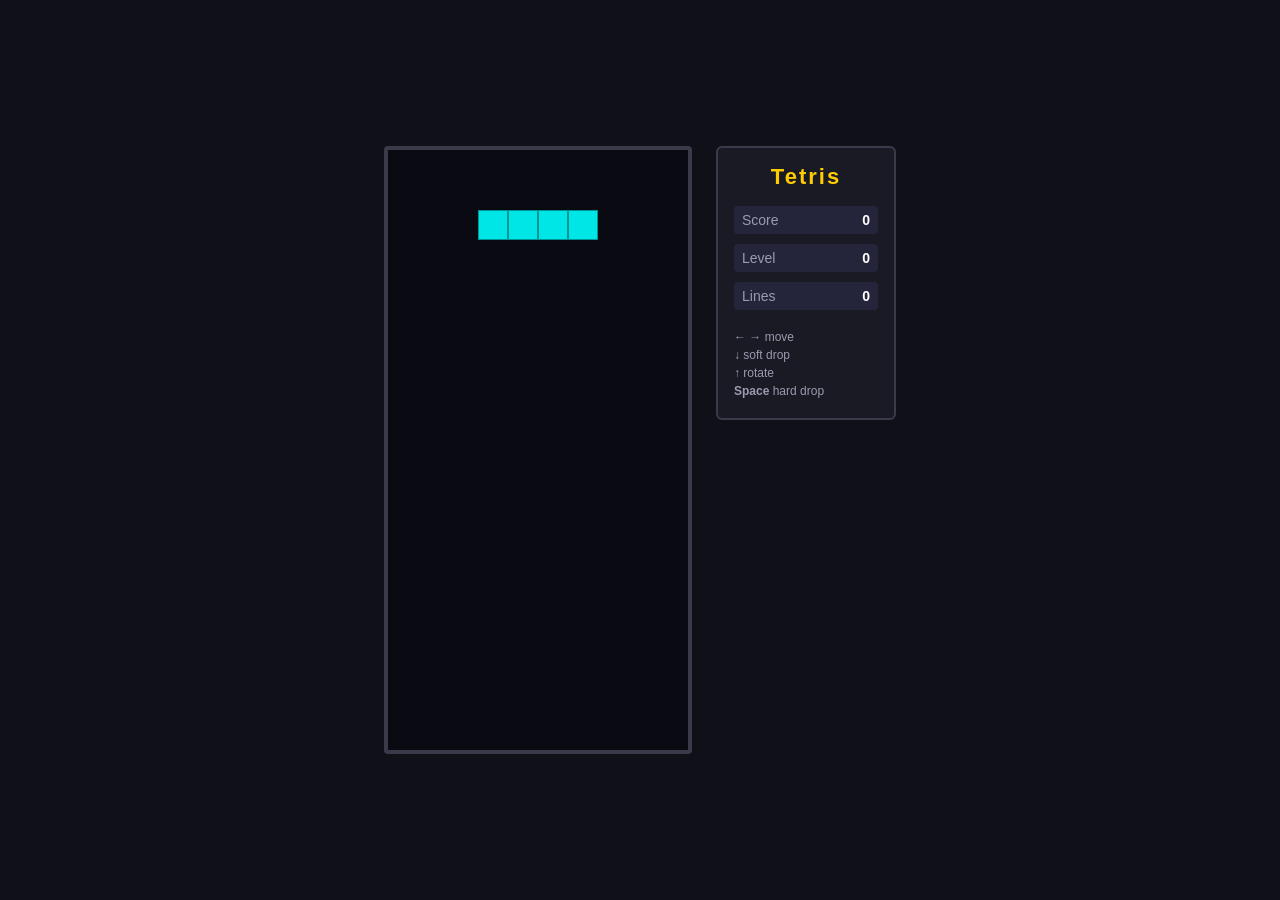
<file: results/bmad-langgraph-tetris/index.html>
<!DOCTYPE html>
<html lang="en">
<head>
<meta charset="UTF-8">
<meta name="viewport" content="width=device-width, initial-scale=1.0">
<title>Tetris</title>
<link rel="stylesheet" href="style.css">
</head>
<body>
<div class="game-container">
  <div class="board-wrap">
    <canvas id="board" width="300" height="600"></canvas>
    <div id="game-over-overlay" class="overlay hidden">
      <div class="overlay-content">
        <h2>Game Over</h2>
        <p>Final Score: <span id="final-score">0</span></p>
        <button id="restart-btn">Restart</button>
      </div>
    </div>
    <div id="paused-overlay" class="overlay hidden">
      <div class="overlay-content">
        <h2>PAUSED</h2>
      </div>
    </div>
  </div>
  <div class="hud">
    <h1>Tetris</h1>
    <div class="stat">
      <span class="label">Score</span>
      <span id="score" class="value">0</span>
    </div>
    <div class="stat">
      <span class="label">Level</span>
      <span id="level" class="value">0</span>
    </div>
    <div class="stat">
      <span class="label">Lines</span>
      <span id="lines" class="value">0</span>
    </div>
    <div class="controls">
      <p><strong>&larr; &rarr;</strong> move</p>
      <p><strong>&darr;</strong> soft drop</p>
      <p><strong>&uarr;</strong> rotate</p>
      <p><strong>Space</strong> hard drop</p>
    </div>
  </div>
</div>
<script src="script.js"></script>
</body>
</html>
</file>
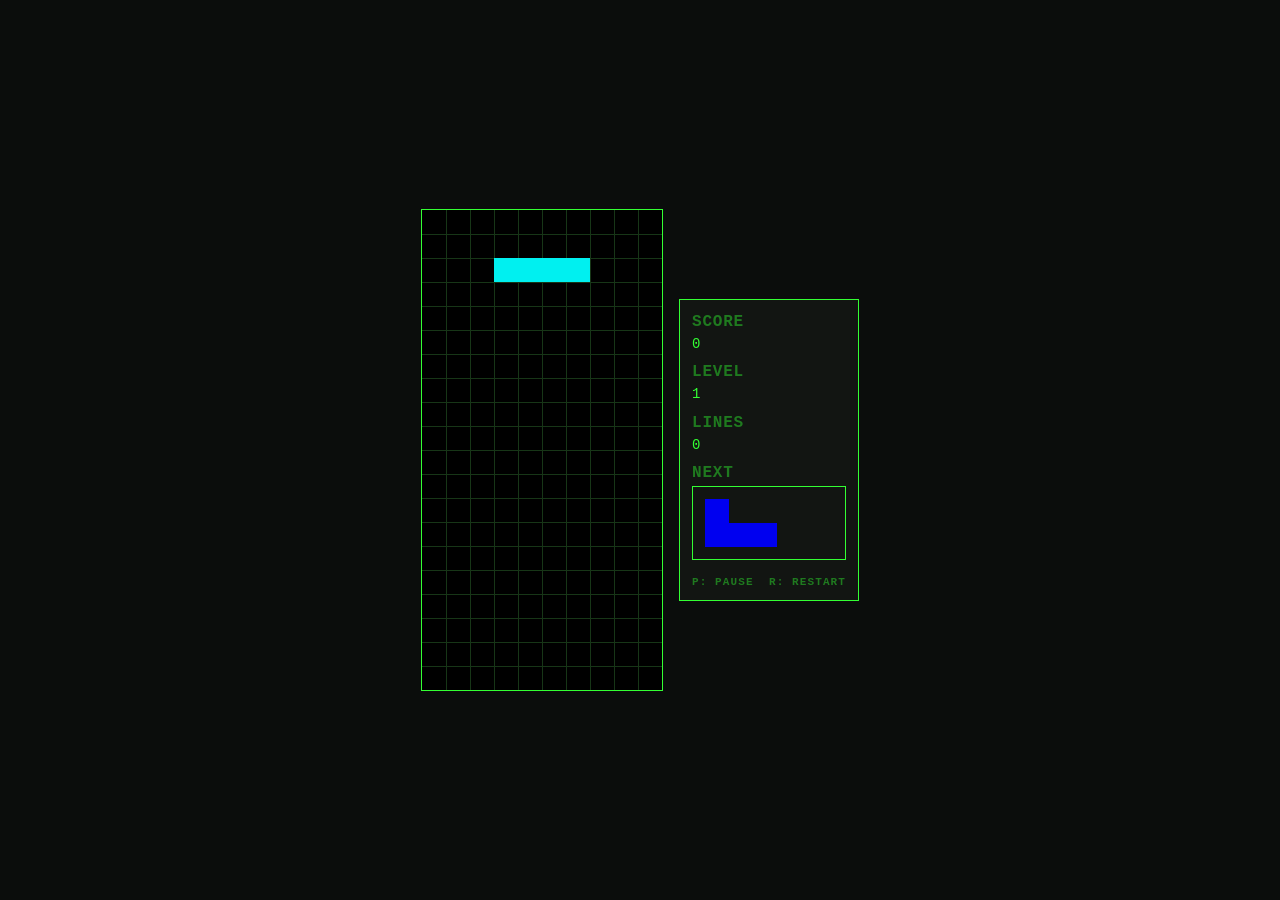
<file: bmad-standalone/tetris.html>
<!doctype html>
<html lang="en">
<head>
<meta charset="utf-8">
<meta name="viewport" content="width=device-width, initial-scale=1">
<title>Browser Tetris</title>
<style>
  :root {
    /* colors */
    --surface-bg: #0b0d0c;
    --surface-panel: #121512;
    --board-bg: #000000;
    --grid-line: #173617;
    --outline: #33ff33;
    --flash-color: #ffffff;
    --text-primary: #33ff33;
    --text-dim: #1f7a1f;
    --state-paused: #ffb000;
    --state-game-over: #ff3333;
    --piece-i-cyan: #00f0f0;
    --piece-o-yellow: #f0f000;
    --piece-t-purple: #a000f0;
    --piece-s-green: #00f000;
    --piece-z-red: #f00000;
    --piece-j-blue: #0000f0;
    --piece-l-orange: #f0a000;

    /* typography */
    --typography-display-font-family: ui-monospace, 'Courier New', monospace;
    --typography-display-font-size: 32px;
    --typography-display-font-weight: 700;
    --typography-display-line-height: 1.1;
    --typography-display-letter-spacing: 0.02em;
    --typography-heading-font-family: ui-monospace, 'Courier New', monospace;
    --typography-heading-font-size: 16px;
    --typography-heading-font-weight: 700;
    --typography-heading-line-height: 1.3;
    --typography-heading-letter-spacing: 0.05em;
    --typography-body-font-family: ui-monospace, 'Courier New', monospace;
    --typography-body-font-size: 14px;
    --typography-body-font-weight: 400;
    --typography-body-line-height: 1.4;
    --typography-label-caps-font-family: ui-monospace, 'Courier New', monospace;
    --typography-label-caps-font-size: 11px;
    --typography-label-caps-font-weight: 700;
    --typography-label-caps-line-height: 1.4;
    --typography-label-caps-letter-spacing: 0.1em;

    /* rounded */
    --rounded-sm: 0px;
    --rounded-default: 0px;
    --rounded-md: 0px;
    --rounded-lg: 0px;
    --rounded-full: 9999px;

    /* spacing */
    --spacing-unit: 8px;
    --spacing-cell: 24px;
    --spacing-gutter: 16px;
    --spacing-panel-padding: 12px;
  }

  html, body {
    margin: 0;
    padding: 0;
    background: var(--surface-bg);
    font-family: var(--typography-body-font-family);
  }

  body {
    display: flex;
    justify-content: center;
    align-items: center;
    gap: var(--spacing-gutter);
    min-height: 100vh;
  }

  #board-wrap {
    position: relative;
    display: block;
  }

  #board {
    background: var(--board-bg);
    border: 1px solid var(--outline);
    border-radius: var(--rounded-default);
    display: block;
  }

  #overlay {
    position: absolute;
    inset: 0;
    background: rgba(0, 0, 0, 0.85);
    display: none;
    flex-direction: column;
    align-items: center;
    justify-content: center;
    gap: var(--spacing-unit);
    text-align: center;
  }

  #overlay.visible {
    display: flex;
  }

  #overlay-title {
    font-family: var(--typography-display-font-family);
    font-size: var(--typography-display-font-size);
    font-weight: var(--typography-display-font-weight);
    line-height: var(--typography-display-line-height);
    letter-spacing: var(--typography-display-letter-spacing);
  }

  #overlay-subtitle {
    font-family: var(--typography-heading-font-family);
    font-size: var(--typography-heading-font-size);
    font-weight: var(--typography-heading-font-weight);
    color: var(--text-primary);
  }

  #overlay-hint {
    font-family: var(--typography-body-font-family);
    font-size: var(--typography-body-font-size);
    color: var(--text-dim);
  }

  .control-hint {
    /* label-caps role ("any fine print" per DESIGN.md) -- this is its one
       actual use in the file; .hud-label uses heading instead. */
    font-family: var(--typography-label-caps-font-family);
    font-size: var(--typography-label-caps-font-size);
    font-weight: var(--typography-label-caps-font-weight);
    letter-spacing: var(--typography-label-caps-letter-spacing);
    color: var(--text-dim);
    margin-top: var(--spacing-unit);
  }

  #hud {
    background: var(--surface-panel);
    border: 1px solid var(--outline);
    border-radius: var(--rounded-default);
    padding: var(--spacing-panel-padding);
    box-sizing: border-box;
    display: flex;
    flex-direction: column;
    gap: var(--spacing-unit);
  }

  #preview-panel {
    background: var(--surface-panel);
    border: 1px solid var(--outline);
    border-radius: var(--rounded-default);
    padding: var(--spacing-panel-padding);
    box-sizing: border-box;
    /* No DESIGN.md spacing token is fine-grained enough for this small a gap
       (the scale's smallest step is --spacing-unit at 8px) -- 2px is a
       deliberate, undersized exception, matching .hud-value's same literal. */
    margin-top: 2px;
  }

  #preview {
    display: block; /* canvas defaults to inline, leaving a baseline descender gap -- same fix as #board */
  }

  .hud-label {
    /* DESIGN.md's Typography and Components sections both specify "heading"
       type for HUD labels; the hud-panel token block itself had a stray
       label-caps reference, corrected to match. */
    font-family: var(--typography-heading-font-family);
    font-size: var(--typography-heading-font-size);
    font-weight: var(--typography-heading-font-weight);
    line-height: var(--typography-heading-line-height);
    letter-spacing: var(--typography-heading-letter-spacing);
    color: var(--text-dim);
  }

  .hud-value {
    font-family: var(--typography-body-font-family);
    font-size: var(--typography-body-font-size);
    font-weight: var(--typography-body-font-weight);
    line-height: var(--typography-body-line-height);
    color: var(--text-primary);
    margin-top: 2px;
    overflow-wrap: anywhere; /* defensive: scores can grow to several digits with no cap */
  }
</style>
</head>
<body>
<div id="board-wrap">
  <canvas id="board">Your browser does not support the Canvas element required to play Browser Tetris.</canvas>
  <!-- Shared overlay (Architecture Structural Seed): Pause today, Game Over
       reuses the same element in Story 1.8. Starts hidden -- state.phase
       defaults to 'playing'. -->
  <div id="overlay">
    <div id="overlay-title"></div>
    <div id="overlay-subtitle"></div>
    <div id="overlay-hint"></div>
  </div>
</div>
<!-- Initial 0/1/0 text below must match state.score/level/linesCleared's
     defaults in the script -- updateHud() overwrites it on the first frame,
     but keep them in sync so there's no flash of mismatched content. -->
<div id="hud">
  <div>
    <div class="hud-label">SCORE</div>
    <div class="hud-value" id="hud-score">0</div>
  </div>
  <div>
    <div class="hud-label">LEVEL</div>
    <div class="hud-value" id="hud-level">1</div>
  </div>
  <div>
    <div class="hud-label">LINES</div>
    <div class="hud-value" id="hud-lines">0</div>
  </div>
  <div>
    <div class="hud-label">NEXT</div>
    <div id="preview-panel">
      <canvas id="preview">Your browser does not support the Canvas element required to play Browser Tetris.</canvas>
    </div>
  </div>
  <!-- Persistent static control hint (EXPERIENCE.md Voice and Tone / UX-DR8) --
       distinct from the overlay's phase-specific hints, always visible. -->
  <div class="control-hint">P: PAUSE&nbsp;&nbsp;R: RESTART</div>
</div>
<script>
(function () {
  'use strict';

  // ---- state ----

  const BOARD_COLS = 10;
  const BOARD_ROWS = 20;
  const CELL = 24; // matches the --spacing-cell design token; canvas pixel math is derived from this, not restated

  // Colors are read from the CSS custom properties in :root, not duplicated as
  // JS literals — DESIGN.md's token set stays the single source of truth.
  const rootStyle = getComputedStyle(document.documentElement);
  function token(name) {
    return rootStyle.getPropertyValue(name).trim();
  }
  const PIECE_COLORS = {
    I: token('--piece-i-cyan'),
    O: token('--piece-o-yellow'),
    T: token('--piece-t-purple'),
    S: token('--piece-s-green'),
    Z: token('--piece-z-red'),
    J: token('--piece-j-blue'),
    L: token('--piece-l-orange')
  };
  const BOARD_BG = token('--board-bg');
  const GRID_LINE = token('--grid-line');
  const FLASH_COLOR = token('--flash-color');
  const STATE_PAUSED_COLOR = token('--state-paused');
  const STATE_GAME_OVER_COLOR = token('--state-game-over');

  // 7 piece types x 4 rotation states x occupied [row, col] offsets.
  // Single shared source of truth: read by spawn (this story), and by
  // rotation/collision/render in later stories.
  const PIECE_SHAPES = {
    I: [
      [[1, 0], [1, 1], [1, 2], [1, 3]],
      [[0, 2], [1, 2], [2, 2], [3, 2]],
      [[2, 0], [2, 1], [2, 2], [2, 3]],
      [[0, 1], [1, 1], [2, 1], [3, 1]]
    ],
    O: [
      [[0, 1], [0, 2], [1, 1], [1, 2]],
      [[0, 1], [0, 2], [1, 1], [1, 2]],
      [[0, 1], [0, 2], [1, 1], [1, 2]],
      [[0, 1], [0, 2], [1, 1], [1, 2]]
    ],
    T: [
      [[0, 1], [1, 0], [1, 1], [1, 2]],
      [[0, 1], [1, 1], [1, 2], [2, 1]],
      [[1, 0], [1, 1], [1, 2], [2, 1]],
      [[0, 1], [1, 0], [1, 1], [2, 1]]
    ],
    S: [
      [[0, 1], [0, 2], [1, 0], [1, 1]],
      [[0, 1], [1, 1], [1, 2], [2, 2]],
      [[1, 1], [1, 2], [2, 0], [2, 1]],
      [[0, 0], [1, 0], [1, 1], [2, 1]]
    ],
    Z: [
      [[0, 0], [0, 1], [1, 1], [1, 2]],
      [[0, 2], [1, 1], [1, 2], [2, 1]],
      [[1, 0], [1, 1], [2, 1], [2, 2]],
      [[0, 1], [1, 0], [1, 1], [2, 0]]
    ],
    J: [
      [[0, 0], [1, 0], [1, 1], [1, 2]],
      [[0, 1], [0, 2], [1, 1], [2, 1]],
      [[1, 0], [1, 1], [1, 2], [2, 2]],
      [[0, 1], [1, 1], [2, 0], [2, 1]]
    ],
    L: [
      [[0, 2], [1, 0], [1, 1], [1, 2]],
      [[0, 1], [1, 1], [2, 1], [2, 2]],
      [[1, 0], [1, 1], [1, 2], [2, 0]],
      [[0, 0], [0, 1], [1, 1], [2, 1]]
    ]
  };

  const SPAWN_ROW = 0;
  const SPAWN_COL = 3;

  function createEmptyRow() {
    return new Array(BOARD_COLS).fill(null);
  }

  function randomPieceType() {
    const types = Object.keys(PIECE_SHAPES);
    return types[Math.floor(Math.random() * types.length)];
  }

  // AD-5: length stays >= 1 always. spawnPiece() dequeues the front and
  // pushes one new type each call; the preview renderer only peeks index 0.
  // Single reusable seed so state init and a future restart (AD-8: reset
  // activePiece + nextQueue + score + level + linesCleared together) can't
  // drift apart by hand-duplicating this logic.
  function seedNextQueue() {
    return [randomPieceType()];
  }

  const state = {
    board: Array.from({ length: BOARD_ROWS }, createEmptyRow),
    activePiece: null,
    flashRows: [], // { row, timeRemaining } -- render-layer echo only, see AD-9
    score: 0,
    level: 1,
    linesCleared: 0,
    nextQueue: seedNextQueue(),
    phase: 'playing' // 'playing' | 'paused' -- Game Over ('gameover') arrives in Story 1.8
  };

  // ---- input ----
  // AD-7: keydown/keyup only set/clear fields here, never touch `state` directly.
  // Held intents are booleans toggled on keydown/keyup; edge-triggered intents are
  // one-shot flags set on keydown and cleared by update() once consumed.
  const input = {
    left: false,
    right: false,
    down: false,
    rotate: false,
    hardDrop: false,
    pause: false,
    restart: false
  };

  window.addEventListener('keydown', function (e) {
    if (e.key === 'ArrowLeft') {
      input.left = true;
      e.preventDefault();
    } else if (e.key === 'ArrowRight') {
      input.right = true;
      e.preventDefault();
    } else if (e.key === 'ArrowDown') {
      input.down = true;
      e.preventDefault();
    } else if (e.key === 'ArrowUp') {
      if (!e.repeat) {
        input.rotate = true;
      }
      e.preventDefault();
    } else if (e.key === ' ' || e.key === 'Spacebar') {
      if (!e.repeat) {
        input.hardDrop = true;
      }
      e.preventDefault();
    } else if (e.key === 'p' || e.key === 'P') {
      if (!e.repeat) {
        input.pause = true;
      }
      e.preventDefault();
    } else if (e.key === 'r' || e.key === 'R') {
      if (!e.repeat) {
        input.restart = true;
      }
      e.preventDefault();
    }
  });

  window.addEventListener('keyup', function (e) {
    if (e.key === 'ArrowLeft') {
      input.left = false;
    } else if (e.key === 'ArrowRight') {
      input.right = false;
    } else if (e.key === 'ArrowDown') {
      input.down = false;
    }
  });

  // The browser does not guarantee a keyup is delivered if focus leaves the
  // window/tab while a key is held (e.g. alt-tab) -- without this, input.left
  // /input.right/input.down could get stuck true and the piece would drift
  // or soft-drop forever.
  window.addEventListener('blur', function () {
    input.left = false;
    input.right = false;
    input.down = false;
    input.rotate = false;
    input.hardDrop = false;
    input.pause = false;
    input.restart = false;
  });

  // ---- update ----
  // AD-1: update(dt) is the only function that mutates `state`.

  const MOVE_REPEAT_INTERVAL = 0.1; // seconds between repeat moves while a direction is held; not specified upstream, chosen for a responsive feel
  const FALL_INTERVAL = 0.8; // seconds per row at base (level 1) speed; scaled by state.level via currentFallInterval()
  const SOFT_DROP_INTERVAL = 0.05; // seconds per row while Down is held -- well under FALL_INTERVAL, satisfies "faster than base fall speed"
  const FLASH_DURATION = 0.15; // seconds a cleared row flashes; not pinned upstream (AD-9), chosen for a quick, noticeable pop
  const SCORE_TABLE = { 1: 100, 2: 300, 3: 500, 4: 800 }; // x current level, per PRD FR-8
  const FALL_SPEED_DECAY = 0.9; // 10% faster per level; not pinned upstream (AD-9 leaves the curve open), monotonically non-increasing
  const MIN_FALL_INTERVAL = 0.1; // floor so fall speed never becomes imperceptible/unplayable at high levels

  function currentFallInterval() {
    return Math.max(MIN_FALL_INTERVAL, FALL_INTERVAL * Math.pow(FALL_SPEED_DECAY, state.level - 1));
  }

  let moveTimer = 0;
  let movePrevDir = 0;
  let fallTimer = 0;

  function isValidPosition(row, col, cells) {
    for (let i = 0; i < cells.length; i++) {
      const r = row + cells[i][0];
      const c = col + cells[i][1];
      if (c < 0 || c >= BOARD_COLS || r < 0 || r >= BOARD_ROWS) {
        return false;
      }
      if (state.board[r][c]) {
        return false;
      }
    }
    return true;
  }

  function tryMove(dr, dc) {
    const piece = state.activePiece;
    if (!piece) {
      return;
    }
    const cells = PIECE_SHAPES[piece.type][piece.rotation];
    const newRow = piece.row + dr;
    const newCol = piece.col + dc;
    if (isValidPosition(newRow, newCol, cells)) {
      piece.row = newRow;
      piece.col = newCol;
    }
  }

  function tryRotate() {
    const piece = state.activePiece;
    if (!piece) {
      return;
    }
    const newRotation = (piece.rotation + 1) % 4;
    const cells = PIECE_SHAPES[piece.type][newRotation];
    if (isValidPosition(piece.row, piece.col, cells)) {
      piece.rotation = newRotation;
    }
  }

  // Lock only ever happens when a downward step is attempted and fails --
  // never merely because the piece is adjacent to a surface ("on contact").
  // That is what FR-4 means by soft drop not locking on contact: it just
  // raises the fall rate; the lock trigger itself is identical to gravity's.
  // Full rows are removed and empty rows unshifted at the top, synchronously,
  // in the same pass that detected them (AD-9) -- never delayed. The flash is
  // a separate render-layer echo (state.flashRows), decoupled from this
  // mutation. No scoring here -- FR-8/FR-9 are Story 1.5; the return value
  // (count of rows cleared) is this function's contract for that story.
  function clearCompletedLines() {
    const fullRows = [];
    for (let r = 0; r < BOARD_ROWS; r++) {
      if (state.board[r].every(function (cell) { return cell !== null; })) {
        fullRows.push(r);
      }
    }
    if (fullRows.length === 0) {
      return 0;
    }
    for (let i = fullRows.length - 1; i >= 0; i--) {
      state.board.splice(fullRows[i], 1);
    }
    for (let i = 0; i < fullRows.length; i++) {
      state.board.unshift(createEmptyRow());
    }
    fullRows.forEach(function (r) {
      state.flashRows.push({ row: r, timeRemaining: FLASH_DURATION });
    });
    return fullRows.length;
  }

  function lockPiece() {
    const piece = state.activePiece;
    if (!piece) {
      return;
    }
    const cells = PIECE_SHAPES[piece.type][piece.rotation];
    for (let i = 0; i < cells.length; i++) {
      const r = piece.row + cells[i][0];
      const c = piece.col + cells[i][1];
      state.board[r][c] = piece.type;
    }
    state.activePiece = null;

    // Every lock -- whether triggered by gravity, soft drop, or hard drop --
    // is a piece boundary. Reset all per-piece timing/movement accumulators
    // here, once, so the next piece (or the null-spawn stopgap below) always
    // starts clean rather than inheriting leftover progress from the piece
    // that just locked.
    fallTimer = 0;
    moveTimer = 0;
    movePrevDir = 0;

    const clearedCount = clearCompletedLines();
    if (clearedCount > 0) {
      // SCORE_TABLE is keyed 1-4 with no fallback: a lock can clear at most
      // 4 rows given the standard piece set (I-piece is the tallest, at 4
      // rows), so clearedCount is always in range -- not defensively guarded.
      //
      // Deliberate ordering: score is awarded at the level BEFORE this
      // clear's own line-count is folded into a possible level-up, so a
      // clear that crosses a 10-line threshold still scores at the level
      // the player was playing at when they made the clear, not the level
      // they're promoted to by it.
      state.score += SCORE_TABLE[clearedCount] * state.level;
      state.linesCleared += clearedCount;
      state.level = 1 + Math.floor(state.linesCleared / 10);
    }

    // Respawn happens in the same update() pass, after any line clears
    // resolve (FR-1).
    spawnPiece();
  }

  function stepDown() {
    const piece = state.activePiece;
    if (!piece) {
      return;
    }
    const cells = PIECE_SHAPES[piece.type][piece.rotation];
    if (isValidPosition(piece.row + 1, piece.col, cells)) {
      piece.row += 1;
    } else {
      lockPiece();
    }
  }

  function hardDrop() {
    const piece = state.activePiece;
    if (!piece) {
      return;
    }
    const cells = PIECE_SHAPES[piece.type][piece.rotation];
    while (isValidPosition(piece.row + 1, piece.col, cells)) {
      piece.row += 1;
    }
    lockPiece();
  }

  function updateFlashRows(dt) {
    for (let i = state.flashRows.length - 1; i >= 0; i--) {
      state.flashRows[i].timeRemaining -= dt;
      if (state.flashRows[i].timeRemaining <= 0) {
        state.flashRows.splice(i, 1);
      }
    }
  }

  function update(dt) {
    // Flash decay is purely cosmetic (never gates gameplay logic) and runs
    // regardless of phase -- otherwise a flash triggered by the same lock
    // that also causes Game Over would freeze mid-animation, lingering
    // (harmlessly, hidden behind the overlay) until the next restart.
    updateFlashRows(dt);

    // Restart is checked before anything else, unconditionally -- per the
    // FSM diagram, "R" works from Playing, Paused, or Game Over alike.
    if (input.restart) {
      input.restart = false;
      restart();
      return; // state is freshly reset this frame; nothing else needs to run
    }

    // Pause toggle is checked next, unconditionally, so "P" also works as
    // the resume key while paused. Anything placed ABOVE the early return
    // below runs even while paused (this is the pattern Story 1.8's "R"
    // restart-from-paused edge followed above, ahead of even this check).
    if (input.pause) {
      input.pause = false;
      if (state.phase === 'playing') {
        state.phase = 'paused';
      } else if (state.phase === 'paused') {
        state.phase = 'playing';
      }
      // Any other phase (e.g. a future 'gameover') is untouched by "P" --
      // explicit two-way check, not a ternary, so a phase this doesn't name
      // is never silently toggled into 'paused'.
    }

    if (state.phase === 'paused') {
      // No movement, timers, or input processed except resume (handled
      // above). Clear one-shot edge-triggered flags here too: a rotate or
      // hard-drop keypress made *while* paused must not survive to fire on
      // the very frame "P" resumes play.
      input.rotate = false;
      input.hardDrop = false;
      // The rAF loop keeps ticking through the pause (see `main`), so there
      // is no stale lastTimestamp to reset on resume -- fallTimer/moveTimer
      // simply stop advancing here and pick back up unchanged.
      return;
    }

    if (state.phase === 'gameover') {
      // Gameplay input stops entirely (FR-13); only restart (handled above,
      // before this check) has any effect. Stale rotate/hardDrop presses
      // made during Game Over are cleared by restart() itself, not here --
      // Game Over's only exit is restart, unlike Paused which can also
      // resume via "P" without going through restart()'s reset.
      return;
    }

    if (input.rotate) {
      input.rotate = false;
      tryRotate();
    }

    // Left takes priority if both are held. Fresh press or direction change
    // moves immediately; holding repeats at MOVE_REPEAT_INTERVAL, driven by
    // the same delta-time accumulator as every other timed behavior (AD-2) --
    // never the browser's native key-repeat.
    const dir = input.left ? -1 : (input.right ? 1 : 0);
    if (dir !== 0) {
      if (dir !== movePrevDir) {
        tryMove(0, dir);
        moveTimer = MOVE_REPEAT_INTERVAL;
      } else {
        moveTimer -= dt;
        if (moveTimer <= 0) {
          tryMove(0, dir);
          moveTimer += MOVE_REPEAT_INTERVAL;
        }
      }
    }
    movePrevDir = dir;

    if (input.hardDrop) {
      input.hardDrop = false;
      hardDrop(); // locks unconditionally -> lockPiece() resets fallTimer/moveTimer/movePrevDir
    } else if (state.activePiece) {
      const interval = input.down ? SOFT_DROP_INTERVAL : currentFallInterval();
      fallTimer += dt;
      if (fallTimer >= interval) {
        fallTimer -= interval;
        stepDown();
      }
    }
  }

  function spawnPiece() {
    // AD-5: dequeue the front, refill the tail -- queue length stays
    // constant (>= 1) regardless of whether the spawn below succeeds.
    const type = state.nextQueue.shift();
    state.nextQueue.push(randomPieceType());
    const rotation = 0;
    const cells = PIECE_SHAPES[type][rotation];
    if (!isValidPosition(SPAWN_ROW, SPAWN_COL, cells)) {
      // Board is full to the top: FR-1/FR-13's spawn-blocked -> Game Over.
      // tryMove/tryRotate/stepDown all no-op safely against a null
      // activePiece, and update() stops processing gameplay input once
      // phase is 'gameover' (only restart has any effect).
      state.activePiece = null;
      state.phase = 'gameover';
      return;
    }
    state.activePiece = { type: type, rotation: rotation, row: SPAWN_ROW, col: SPAWN_COL };
  }

  // AD-8: resets board, activePiece, nextQueue, score, level, linesCleared,
  // and the per-piece timers together in one pass -- no GAME state survives
  // from the prior session. Also clears rotate/hardDrop: the same stale-
  // edge-trigger leak Story 1.7 fixed for pause applies here if either was
  // pressed during Game Over. Deliberately NOT cleared: input.left/right/
  // down -- a still-held movement key legitimately continues to apply to
  // the new piece, same as it would across any other frame boundary.
  function restart() {
    state.board = Array.from({ length: BOARD_ROWS }, createEmptyRow);
    state.flashRows = [];
    state.score = 0;
    state.level = 1;
    state.linesCleared = 0;
    state.nextQueue = seedNextQueue();
    fallTimer = 0;
    moveTimer = 0;
    movePrevDir = 0;
    input.rotate = false;
    input.hardDrop = false;
    state.phase = 'playing';
    spawnPiece(); // board is freshly empty -- this spawn always succeeds
  }

  // ---- render ----

  const canvas = document.getElementById('board');
  canvas.width = BOARD_COLS * CELL;
  canvas.height = BOARD_ROWS * CELL;
  const ctx = canvas.getContext('2d');

  const hudScoreEl = document.getElementById('hud-score');
  const hudLevelEl = document.getElementById('hud-level');
  const hudLinesEl = document.getElementById('hud-lines');

  function updateHud() {
    hudScoreEl.textContent = String(state.score);
    hudLevelEl.textContent = String(state.level);
    hudLinesEl.textContent = String(state.linesCleared);
  }

  const overlayEl = document.getElementById('overlay');
  const overlayTitleEl = document.getElementById('overlay-title');
  const overlaySubtitleEl = document.getElementById('overlay-subtitle');
  const overlayHintEl = document.getElementById('overlay-hint');

  // Shared overlay, one state at a time (Architecture Structural Seed).
  function updateOverlay() {
    if (state.phase === 'paused') {
      overlayEl.classList.add('visible');
      overlayTitleEl.textContent = 'PAUSED';
      overlayTitleEl.style.color = STATE_PAUSED_COLOR;
      overlaySubtitleEl.textContent = '';
      overlayHintEl.textContent = 'P: RESUME   R: RESTART'; // "R" restarts from Paused too (FSM diagram), not just Playing/Game Over
    } else if (state.phase === 'gameover') {
      overlayEl.classList.add('visible');
      overlayTitleEl.textContent = 'GAME OVER';
      overlayTitleEl.style.color = STATE_GAME_OVER_COLOR;
      overlaySubtitleEl.textContent = 'SCORE: ' + state.score;
      overlayHintEl.textContent = 'R: RESTART';
    } else {
      overlayEl.classList.remove('visible');
    }
  }

  // 4x2 cells is the largest bounding box any piece needs at spawn rotation
  // (rotation 0): the I-piece is 4 cols x 1 row, every other piece is at
  // most 3 cols x 2 rows.
  const PREVIEW_COLS = 4;
  const PREVIEW_ROWS = 2;
  const previewCanvas = document.getElementById('preview');
  previewCanvas.width = PREVIEW_COLS * CELL;
  previewCanvas.height = PREVIEW_ROWS * CELL;
  const previewCtx = previewCanvas.getContext('2d');

  // AD-5: peek index 0 only -- never mutate the queue here. Note: once
  // Story 1.3's full-board stopgap trips (spawnPiece() stops advancing the
  // queue), this keeps showing the same now-stale piece indefinitely --
  // consistent with the rest of the game being frozen in that state too.
  function renderPreview() {
    previewCtx.clearRect(0, 0, previewCanvas.width, previewCanvas.height);

    const type = state.nextQueue[0];
    const cells = PIECE_SHAPES[type][0];
    const color = PIECE_COLORS[type];

    let minRow = Infinity, maxRow = -Infinity, minCol = Infinity, maxCol = -Infinity;
    for (let i = 0; i < cells.length; i++) {
      minRow = Math.min(minRow, cells[i][0]);
      maxRow = Math.max(maxRow, cells[i][0]);
      minCol = Math.min(minCol, cells[i][1]);
      maxCol = Math.max(maxCol, cells[i][1]);
    }
    const shapeRows = maxRow - minRow + 1;
    const shapeCols = maxCol - minCol + 1;
    // Math.floor biases the spare row/column to the bottom/right when a
    // shape's size and the grid's size have different parity (e.g. every
    // 3-wide piece in this 4-wide grid sits flush left; the I-piece's
    // single row sits flush top). Deterministic, not a bug -- true
    // pixel-symmetric centering isn't achievable at whole-cell granularity
    // here, and UX-DR4 only asks for "centered," not sub-cell precision.
    const rowOffset = Math.floor((PREVIEW_ROWS - shapeRows) / 2) - minRow;
    const colOffset = Math.floor((PREVIEW_COLS - shapeCols) / 2) - minCol;

    previewCtx.fillStyle = color;
    for (let i = 0; i < cells.length; i++) {
      previewCtx.fillRect((cells[i][1] + colOffset) * CELL, (cells[i][0] + rowOffset) * CELL, CELL, CELL);
    }
  }

  function drawCell(row, col, color) {
    ctx.fillStyle = color;
    ctx.fillRect(col * CELL, row * CELL, CELL, CELL);
  }

  function render() {
    ctx.fillStyle = BOARD_BG;
    ctx.fillRect(0, 0, canvas.width, canvas.height);

    ctx.strokeStyle = GRID_LINE;
    ctx.lineWidth = 1;
    for (let c = 1; c < BOARD_COLS; c++) {
      ctx.beginPath();
      ctx.moveTo(c * CELL + 0.5, 0);
      ctx.lineTo(c * CELL + 0.5, canvas.height);
      ctx.stroke();
    }
    for (let r = 1; r < BOARD_ROWS; r++) {
      ctx.beginPath();
      ctx.moveTo(0, r * CELL + 0.5);
      ctx.lineTo(canvas.width, r * CELL + 0.5);
      ctx.stroke();
    }

    for (let r = 0; r < BOARD_ROWS; r++) {
      for (let c = 0; c < BOARD_COLS; c++) {
        const cell = state.board[r][c];
        if (cell) {
          drawCell(r, c, PIECE_COLORS[cell]);
        }
      }
    }

    // Flat-color flash overlay on just-cleared row positions. Purely
    // decorative -- state.board was already mutated synchronously in
    // clearCompletedLines(); this never delays or reflects that mutation.
    // Drawn over locked board cells (so it's visible against whatever
    // shifted into that row) but BEFORE the active piece, so a freshly
    // spawned piece is never whited out by a leftover flash from the clear
    // that made room for it.
    ctx.fillStyle = FLASH_COLOR;
    for (let i = 0; i < state.flashRows.length; i++) {
      ctx.fillRect(0, state.flashRows[i].row * CELL, canvas.width, CELL);
    }

    if (state.activePiece) {
      const piece = state.activePiece;
      const cells = PIECE_SHAPES[piece.type][piece.rotation];
      const color = PIECE_COLORS[piece.type];
      for (let i = 0; i < cells.length; i++) {
        drawCell(piece.row + cells[i][0], piece.col + cells[i][1], color);
      }
    }

    updateHud();
    renderPreview();
    updateOverlay();
  }

  // ---- main ----
  // AD-2: requestAnimationFrame with a delta-time accumulator; entering/leaving
  // Paused (Story 1.7) will stop/reset this, but there's no pause yet, so it
  // just runs continuously.

  spawnPiece();

  let lastTimestamp = null;
  const MAX_DT = 0.1; // seconds; clamp so a backgrounded/refocused tab can't
  // produce one huge dt -- without this, fallTimer would sit far above its
  // interval for several frames after refocus, firing a rapid burst of
  // consecutive stepDown()/lock calls the player never intended. The lost
  // real time beyond this cap is simply dropped, not caught up later.

  function loop(timestamp) {
    if (lastTimestamp === null) {
      lastTimestamp = timestamp;
    }
    const dt = Math.min((timestamp - lastTimestamp) / 1000, MAX_DT);
    lastTimestamp = timestamp;

    update(dt);
    render();

    requestAnimationFrame(loop);
  }

  requestAnimationFrame(loop);
})();
</script>
</body>
</html>
</file>
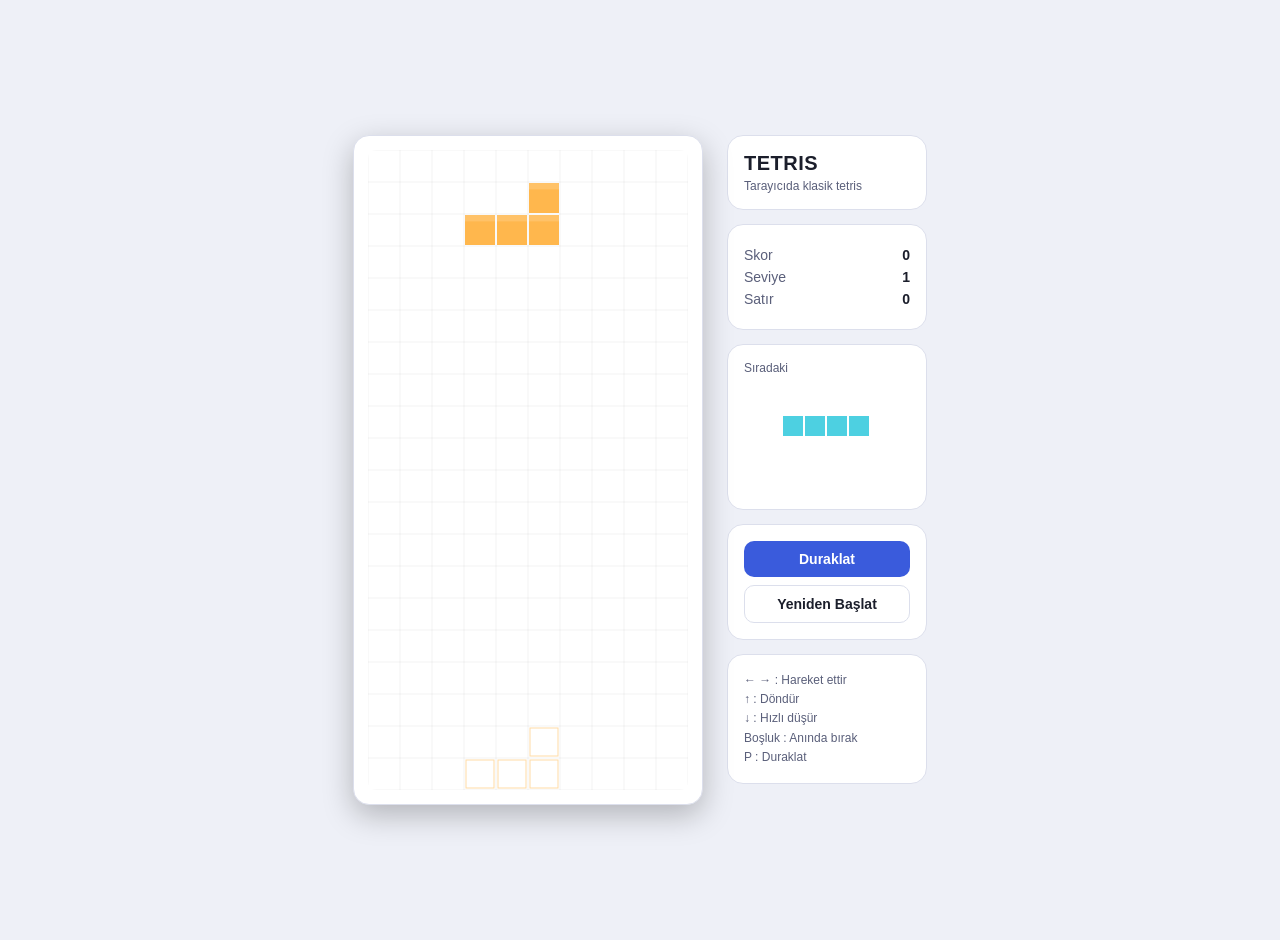
<file: results/claude-web-tetris.html>
<!DOCTYPE html>
<html lang="tr">
<head>
<meta charset="UTF-8">
<meta name="viewport" content="width=device-width, initial-scale=1, viewport-fit=cover">
<title>Tetris</title>
<style>
  :root {
    --bg: #0f1220;
    --panel: #1a1e33;
    --panel-border: #2c2f4a;
    --text: #eef0ff;
    --muted: #9aa0c3;
    --accent: #7c9dff;
    --grid-line: rgba(255,255,255,0.04);
    --board-bg: #12142380;
    box-sizing: border-box;
    padding-top: env(safe-area-inset-top, 0px);
    padding-bottom: env(safe-area-inset-bottom, 0px);
  }
  @media (prefers-color-scheme: light) {
    :root:not([data-theme="dark"]) {
      --bg: #eef0f7;
      --panel: #ffffff;
      --panel-border: #dcdfec;
      --text: #1b1e2b;
      --muted: #5a5f7a;
      --accent: #3a5bdc;
      --grid-line: rgba(0,0,0,0.05);
      --board-bg: #ffffffcc;
    }
  }
  :root[data-theme="dark"] {
    --bg: #0f1220;
    --panel: #1a1e33;
    --panel-border: #2c2f4a;
    --text: #eef0ff;
    --muted: #9aa0c3;
    --accent: #7c9dff;
    --grid-line: rgba(255,255,255,0.04);
    --board-bg: #12142380;
  }
  html, body {
    height: 100%;
    margin: 0;
  }
  html { scroll-padding-top: env(safe-area-inset-top, 0px); }
  body {
    background: var(--bg);
    color: var(--text);
    font-family: -apple-system, BlinkMacSystemFont, "Segoe UI", Roboto, sans-serif;
    display: flex;
    align-items: center;
    justify-content: center;
    min-height: 100%;
    padding: 20px;
    overflow-x: hidden;
  }
  .app {
    display: flex;
    gap: 24px;
    flex-wrap: wrap;
    align-items: flex-start;
    justify-content: center;
    max-width: 100%;
  }
  .board-wrap {
    background: var(--panel);
    border: 1px solid var(--panel-border);
    border-radius: 16px;
    padding: 14px;
    box-shadow: 0 10px 30px rgba(0,0,0,0.25);
  }
  canvas#board {
    display: block;
    background: var(--board-bg);
    border-radius: 8px;
    max-width: 100%;
    height: auto;
  }
  .side {
    display: flex;
    flex-direction: column;
    gap: 14px;
    width: 200px;
    max-width: 60vw;
  }
  .panel {
    background: var(--panel);
    border: 1px solid var(--panel-border);
    border-radius: 16px;
    padding: 16px;
  }
  .panel h1 {
    font-size: 20px;
    margin: 0 0 4px 0;
    letter-spacing: 0.5px;
  }
  .panel .sub {
    color: var(--muted);
    font-size: 12px;
    margin: 0;
  }
  .stat-row {
    display: flex;
    justify-content: space-between;
    margin: 6px 0;
    font-size: 14px;
  }
  .stat-row span:first-child { color: var(--muted); }
  .stat-row span:last-child { font-weight: 700; }
  canvas#next {
    display: block;
    background: var(--board-bg);
    border-radius: 8px;
    margin: 8px auto 0;
  }
  .btn {
    background: var(--accent);
    color: white;
    border: none;
    border-radius: 10px;
    padding: 10px 14px;
    font-size: 14px;
    font-weight: 600;
    cursor: pointer;
    width: 100%;
  }
  .btn:active { opacity: 0.85; }
  .btn.secondary {
    background: transparent;
    border: 1px solid var(--panel-border);
    color: var(--text);
  }
  .controls-help {
    font-size: 12px;
    color: var(--muted);
    line-height: 1.6;
  }
  .overlay {
    position: absolute;
    inset: 0;
    display: none;
    align-items: center;
    justify-content: center;
    flex-direction: column;
    gap: 12px;
    background: rgba(10,11,20,0.72);
    border-radius: 8px;
    text-align: center;
    padding: 20px;
  }
  .overlay.show { display: flex; }
  .overlay h2 { margin: 0; font-size: 22px; }
  .overlay p { margin: 0; color: #cfd3f0; font-size: 13px; }
  .board-rel { position: relative; }
  .touch-controls {
    display: none;
    grid-template-columns: repeat(4, 1fr);
    gap: 8px;
    margin-top: 8px;
  }
  .touch-controls button {
    background: var(--panel);
    border: 1px solid var(--panel-border);
    color: var(--text);
    border-radius: 10px;
    padding: 12px 0;
    font-size: 18px;
  }
  @media (pointer: coarse) {
    .touch-controls { display: grid; }
  }
</style>
</head>
<body>
<div class="app">
  <div class="board-wrap board-rel">
    <canvas id="board" width="300" height="600"></canvas>
    <div class="overlay" id="overlay">
      <h2 id="overlayTitle">Duraklatıldı</h2>
      <p id="overlaySub">Devam etmek için boşluk tuşuna bas</p>
      <button class="btn" id="overlayBtn" style="width:auto; padding:10px 24px;">Devam Et</button>
    </div>
  </div>
  <div class="side">
    <div class="panel">
      <h1>TETRIS</h1>
      <p class="sub">Tarayıcıda klasik tetris</p>
    </div>
    <div class="panel">
      <div class="stat-row"><span>Skor</span><span id="score">0</span></div>
      <div class="stat-row"><span>Seviye</span><span id="level">1</span></div>
      <div class="stat-row"><span>Satır</span><span id="lines">0</span></div>
    </div>
    <div class="panel">
      <p class="sub" style="margin-bottom:6px;">Sıradaki</p>
      <canvas id="next" width="110" height="110"></canvas>
    </div>
    <div class="panel">
      <button class="btn" id="pauseBtn">Duraklat</button>
      <div style="height:8px"></div>
      <button class="btn secondary" id="restartBtn">Yeniden Başlat</button>
    </div>
    <div class="panel controls-help">
      ← → : Hareket ettir<br>
      ↑ : Döndür<br>
      ↓ : Hızlı düşür<br>
      Boşluk : Anında bırak<br>
      P : Duraklat
    </div>
    <div class="touch-controls">
      <button id="tLeft">←</button>
      <button id="tRotate">⟳</button>
      <button id="tRight">→</button>
      <button id="tDown">↓</button>
      <button id="tDrop" style="grid-column: span 4;">Bırak</button>
    </div>
  </div>
</div>

<script>
(function () {
  const COLS = 10, ROWS = 20;
  const boardCanvas = document.getElementById('board');
  const ctx = boardCanvas.getContext('2d');
  const nextCanvas = document.getElementById('next');
  const nctx = nextCanvas.getContext('2d');

  function computeCell() {
    const maxW = Math.min(window.innerWidth * 0.9, 340);
    const maxH = window.innerHeight * 0.75;
    let cell = Math.floor(Math.min(maxW / COLS, maxH / ROWS));
    cell = Math.max(16, Math.min(cell, 32));
    return cell;
  }
  let CELL = computeCell();
  function resizeCanvas() {
    CELL = computeCell();
    boardCanvas.width = COLS * CELL;
    boardCanvas.height = ROWS * CELL;
  }
  resizeCanvas();

  const COLORS = {
    I: '#4dd0e1',
    O: '#ffd54f',
    T: '#ba68c8',
    S: '#81c784',
    Z: '#e57373',
    J: '#64b5f6',
    L: '#ffb74d'
  };

  const SHAPES = {
    I: [[0,0,0,0],[1,1,1,1],[0,0,0,0],[0,0,0,0]],
    O: [[1,1],[1,1]],
    T: [[0,1,0],[1,1,1],[0,0,0]],
    S: [[0,1,1],[1,1,0],[0,0,0]],
    Z: [[1,1,0],[0,1,1],[0,0,0]],
    J: [[1,0,0],[1,1,1],[0,0,0]],
    L: [[0,0,1],[1,1,1],[0,0,0]]
  };

  const TYPES = Object.keys(SHAPES);

  function rotate(matrix) {
    const n = matrix.length;
    const res = [];
    for (let i = 0; i < n; i++) {
      res.push([]);
      for (let j = 0; j < n; j++) {
        res[i][j] = matrix[n - 1 - j][i];
      }
    }
    return res;
  }

  function emptyGrid() {
    return Array.from({ length: ROWS }, () => Array(COLS).fill(null));
  }

  let grid, current, next, bag, score, level, lines, dropInterval, dropTimer, lastTime, running, paused, gameOver, rafId;

  function newBag() {
    const arr = [...TYPES];
    for (let i = arr.length - 1; i > 0; i--) {
      const j = Math.floor(Math.random() * (i + 1));
      [arr[i], arr[j]] = [arr[j], arr[i]];
    }
    return arr;
  }

  function spawnPiece(type) {
    const shape = SHAPES[type].map(r => r.slice());
    return {
      type,
      shape,
      row: 0,
      col: Math.floor((COLS - shape[0].length) / 2)
    };
  }

  function drawNextPreview() {
    nctx.clearRect(0, 0, nextCanvas.width, nextCanvas.height);
    const shape = SHAPES[next.type];
    const size = shape.length;
    const cell = Math.floor(nextCanvas.width / 5);
    const offsetX = (nextCanvas.width - size * cell) / 2;
    const offsetY = (nextCanvas.height - size * cell) / 2;
    for (let r = 0; r < size; r++) {
      for (let c = 0; c < size; c++) {
        if (shape[r][c]) {
          nctx.fillStyle = COLORS[next.type];
          nctx.fillRect(offsetX + c * cell, offsetY + r * cell, cell - 2, cell - 2);
        }
      }
    }
  }

  function getNextFromBag() {
    if (!bag || bag.length === 0) bag = newBag();
    return bag.shift();
  }

  function init() {
    grid = emptyGrid();
    bag = newBag();
    current = spawnPiece(getNextFromBag());
    next = spawnPiece(getNextFromBag());
    score = 0; level = 1; lines = 0;
    dropInterval = 800;
    dropTimer = 0;
    lastTime = 0;
    running = true;
    paused = false;
    gameOver = false;
    updateStats();
    drawNextPreview();
    hideOverlay();
  }

  function updateStats() {
    document.getElementById('score').textContent = score;
    document.getElementById('level').textContent = level;
    document.getElementById('lines').textContent = lines;
  }

  function collides(piece, dRow, dCol, shape) {
    const s = shape || piece.shape;
    for (let r = 0; r < s.length; r++) {
      for (let c = 0; c < s[r].length; c++) {
        if (!s[r][c]) continue;
        const nr = piece.row + r + dRow;
        const nc = piece.col + c + dCol;
        if (nc < 0 || nc >= COLS || nr >= ROWS) return true;
        if (nr >= 0 && grid[nr][nc]) return true;
      }
    }
    return false;
  }

  function merge() {
    const s = current.shape;
    for (let r = 0; r < s.length; r++) {
      for (let c = 0; c < s[r].length; c++) {
        if (s[r][c]) {
          const nr = current.row + r;
          const nc = current.col + c;
          if (nr >= 0) grid[nr][nc] = current.type;
        }
      }
    }
  }

  function clearLines() {
    let cleared = 0;
    for (let r = ROWS - 1; r >= 0; r--) {
      if (grid[r].every(cell => cell)) {
        grid.splice(r, 1);
        grid.unshift(Array(COLS).fill(null));
        cleared++;
        r++;
      }
    }
    if (cleared > 0) {
      const points = [0, 100, 300, 500, 800][cleared] * level;
      score += points;
      lines += cleared;
      const newLevel = Math.floor(lines / 10) + 1;
      if (newLevel !== level) {
        level = newLevel;
        dropInterval = Math.max(100, 800 - (level - 1) * 70);
      }
      updateStats();
    }
  }

  function lockPiece() {
    merge();
    clearLines();
    current = next;
    next = spawnPiece(getNextFromBag());
    drawNextPreview();
    if (collides(current, 0, 0)) {
      endGame();
    }
  }

  function hardDrop() {
    if (!running || paused || gameOver) return;
    let d = 0;
    while (!collides(current, d + 1, 0)) d++;
    current.row += d;
    lockPiece();
    dropTimer = 0;
    draw();
  }

  function moveDown() {
    if (collides(current, 1, 0)) {
      lockPiece();
    } else {
      current.row++;
    }
  }

  function moveHorizontal(dir) {
    if (!running || paused || gameOver) return;
    if (!collides(current, 0, dir)) {
      current.col += dir;
      draw();
    }
  }

  function tryRotate() {
    if (!running || paused || gameOver) return;
    const rotated = rotate(current.shape);
    const kicks = [0, -1, 1, -2, 2];
    for (const k of kicks) {
      if (!collides(current, 0, k, rotated)) {
        current.shape = rotated;
        current.col += k;
        draw();
        return;
      }
    }
  }

  function softDrop() {
    if (!running || paused || gameOver) return;
    if (!collides(current, 1, 0)) {
      current.row++;
      score += 1;
      updateStats();
      draw();
    } else {
      lockPiece();
      draw();
    }
  }

  function ghostRow() {
    let d = 0;
    while (!collides(current, d + 1, 0)) d++;
    return current.row + d;
  }

  function draw() {
    ctx.clearRect(0, 0, boardCanvas.width, boardCanvas.height);
    // grid lines
    ctx.strokeStyle = getComputedStyle(document.documentElement).getPropertyValue('--grid-line');
    for (let c = 0; c <= COLS; c++) {
      ctx.beginPath();
      ctx.moveTo(c * CELL, 0);
      ctx.lineTo(c * CELL, ROWS * CELL);
      ctx.stroke();
    }
    for (let r = 0; r <= ROWS; r++) {
      ctx.beginPath();
      ctx.moveTo(0, r * CELL);
      ctx.lineTo(COLS * CELL, r * CELL);
      ctx.stroke();
    }
    // placed blocks
    for (let r = 0; r < ROWS; r++) {
      for (let c = 0; c < COLS; c++) {
        if (grid[r][c]) {
          drawCell(c, r, COLORS[grid[r][c]]);
        }
      }
    }
    // ghost
    if (running && !gameOver) {
      const gr = ghostRow();
      const s = current.shape;
      for (let r = 0; r < s.length; r++) {
        for (let c = 0; c < s[r].length; c++) {
          if (s[r][c]) {
            drawCell(current.col + c, gr + r, COLORS[current.type], true);
          }
        }
      }
      // current piece
      for (let r = 0; r < s.length; r++) {
        for (let c = 0; c < s[r].length; c++) {
          if (s[r][c] && current.row + r >= 0) {
            drawCell(current.col + c, current.row + r, COLORS[current.type]);
          }
        }
      }
    }
  }

  function drawCell(col, row, color, ghost) {
    const x = col * CELL, y = row * CELL;
    if (ghost) {
      ctx.strokeStyle = color;
      ctx.globalAlpha = 0.5;
      ctx.strokeRect(x + 2, y + 2, CELL - 4, CELL - 4);
      ctx.globalAlpha = 1;
    } else {
      ctx.fillStyle = color;
      ctx.fillRect(x + 1, y + 1, CELL - 2, CELL - 2);
      ctx.fillStyle = 'rgba(255,255,255,0.15)';
      ctx.fillRect(x + 1, y + 1, CELL - 2, Math.max(2, CELL * 0.2));
    }
  }

  function loop(ts) {
    if (!lastTime) lastTime = ts;
    const dt = ts - lastTime;
    lastTime = ts;
    if (running && !paused && !gameOver) {
      dropTimer += dt;
      if (dropTimer > dropInterval) {
        dropTimer = 0;
        moveDown();
      }
      draw();
    }
    rafId = requestAnimationFrame(loop);
  }

  function showOverlay(title, sub, btnLabel) {
    document.getElementById('overlayTitle').textContent = title;
    document.getElementById('overlaySub').textContent = sub;
    document.getElementById('overlayBtn').textContent = btnLabel;
    document.getElementById('overlay').classList.add('show');
  }
  function hideOverlay() {
    document.getElementById('overlay').classList.remove('show');
  }

  function endGame() {
    gameOver = true;
    running = false;
    showOverlay('Oyun Bitti', 'Skor: ' + score, 'Yeniden Başla');
  }

  function togglePause() {
    if (gameOver) return;
    paused = !paused;
    if (paused) {
      showOverlay('Duraklatıldı', 'Devam etmek için boşluk tuşuna bas', 'Devam Et');
    } else {
      hideOverlay();
    }
    document.getElementById('pauseBtn').textContent = paused ? 'Devam Et' : 'Duraklat';
  }

  document.getElementById('overlayBtn').addEventListener('click', () => {
    if (gameOver) {
      init();
      draw();
    } else {
      togglePause();
    }
  });
  document.getElementById('pauseBtn').addEventListener('click', togglePause);
  document.getElementById('restartBtn').addEventListener('click', () => {
    init();
    draw();
  });

  window.addEventListener('keydown', (e) => {
    switch (e.key) {
      case 'ArrowLeft': e.preventDefault(); moveHorizontal(-1); break;
      case 'ArrowRight': e.preventDefault(); moveHorizontal(1); break;
      case 'ArrowUp': e.preventDefault(); tryRotate(); break;
      case 'ArrowDown': e.preventDefault(); softDrop(); break;
      case ' ': e.preventDefault(); if (gameOver) { init(); draw(); } else hardDrop(); break;
      case 'p': case 'P': togglePause(); break;
    }
  });

  document.getElementById('tLeft').addEventListener('click', () => moveHorizontal(-1));
  document.getElementById('tRight').addEventListener('click', () => moveHorizontal(1));
  document.getElementById('tRotate').addEventListener('click', tryRotate);
  document.getElementById('tDown').addEventListener('click', softDrop);
  document.getElementById('tDrop').addEventListener('click', hardDrop);

  window.addEventListener('resize', () => {
    resizeCanvas();
    draw();
  });

  init();
  draw();
  rafId = requestAnimationFrame(loop);
})();
</script>
</body>
</html>
</file>
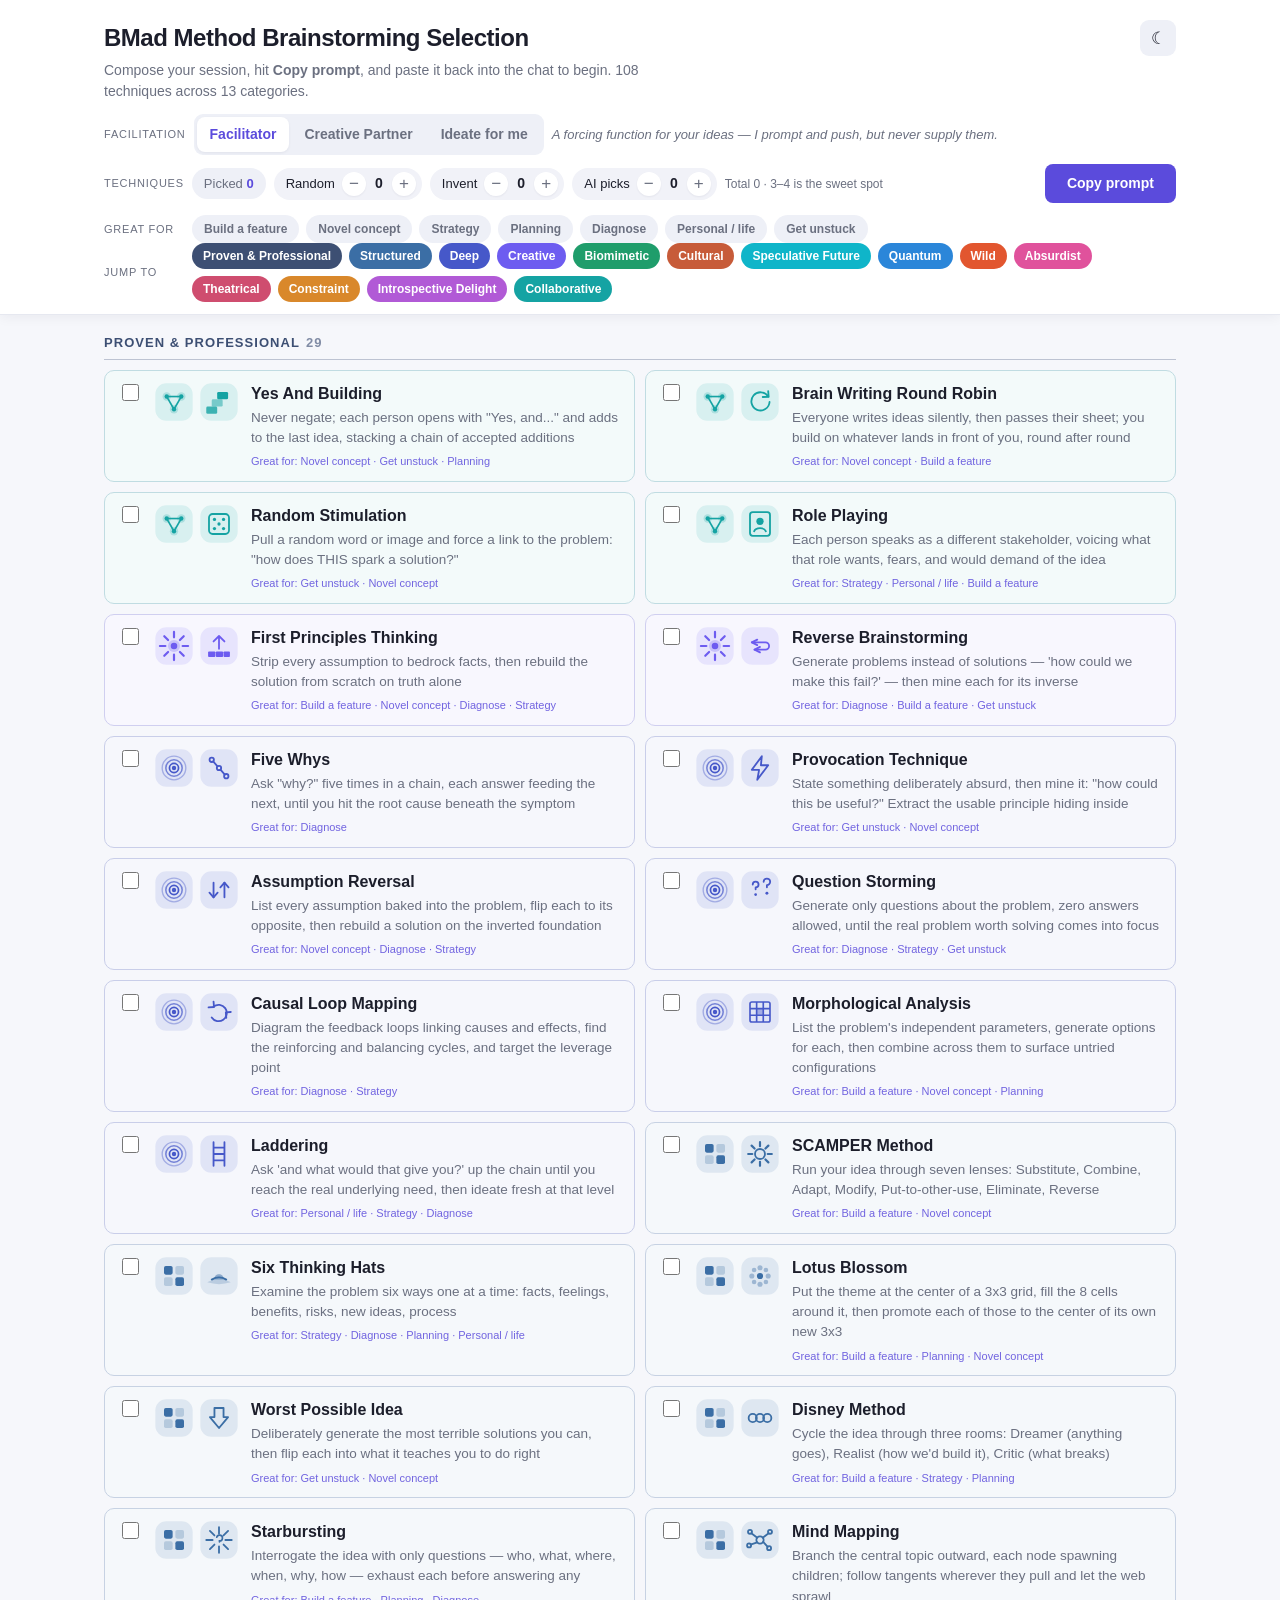
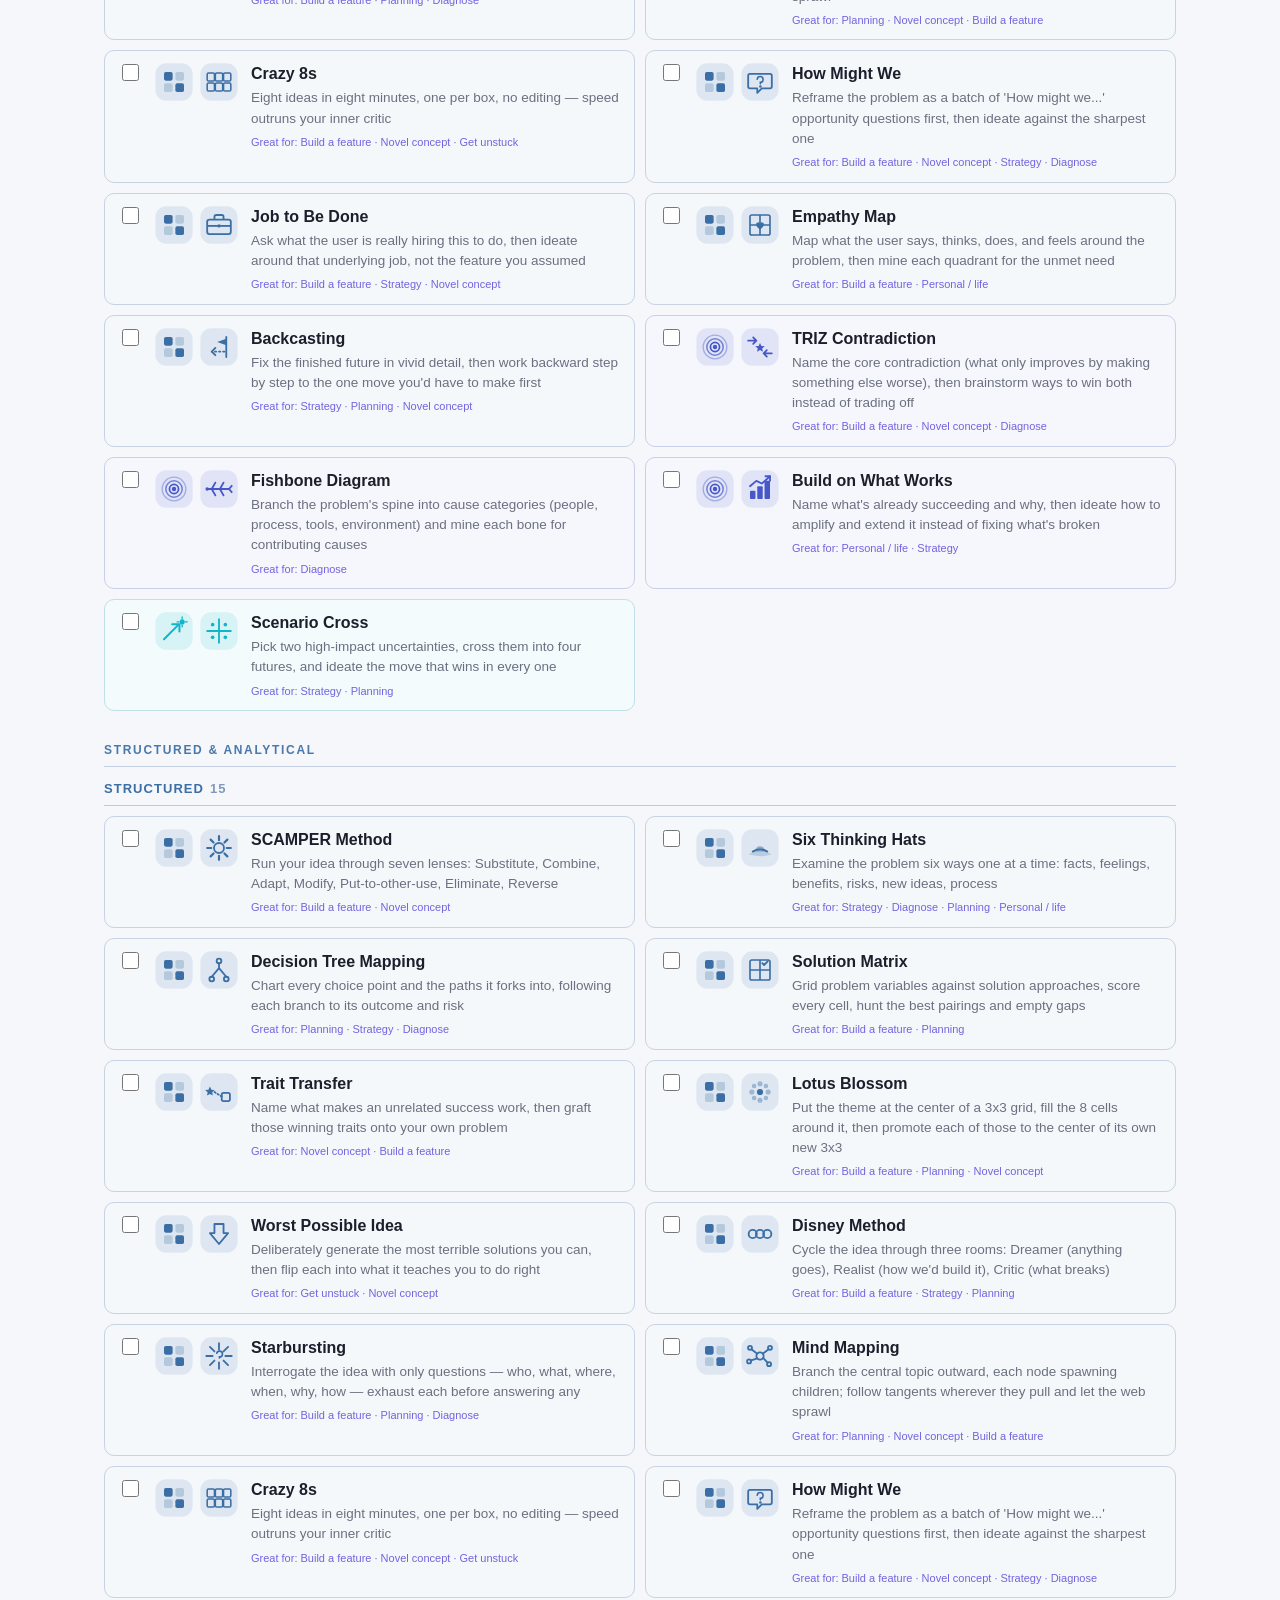
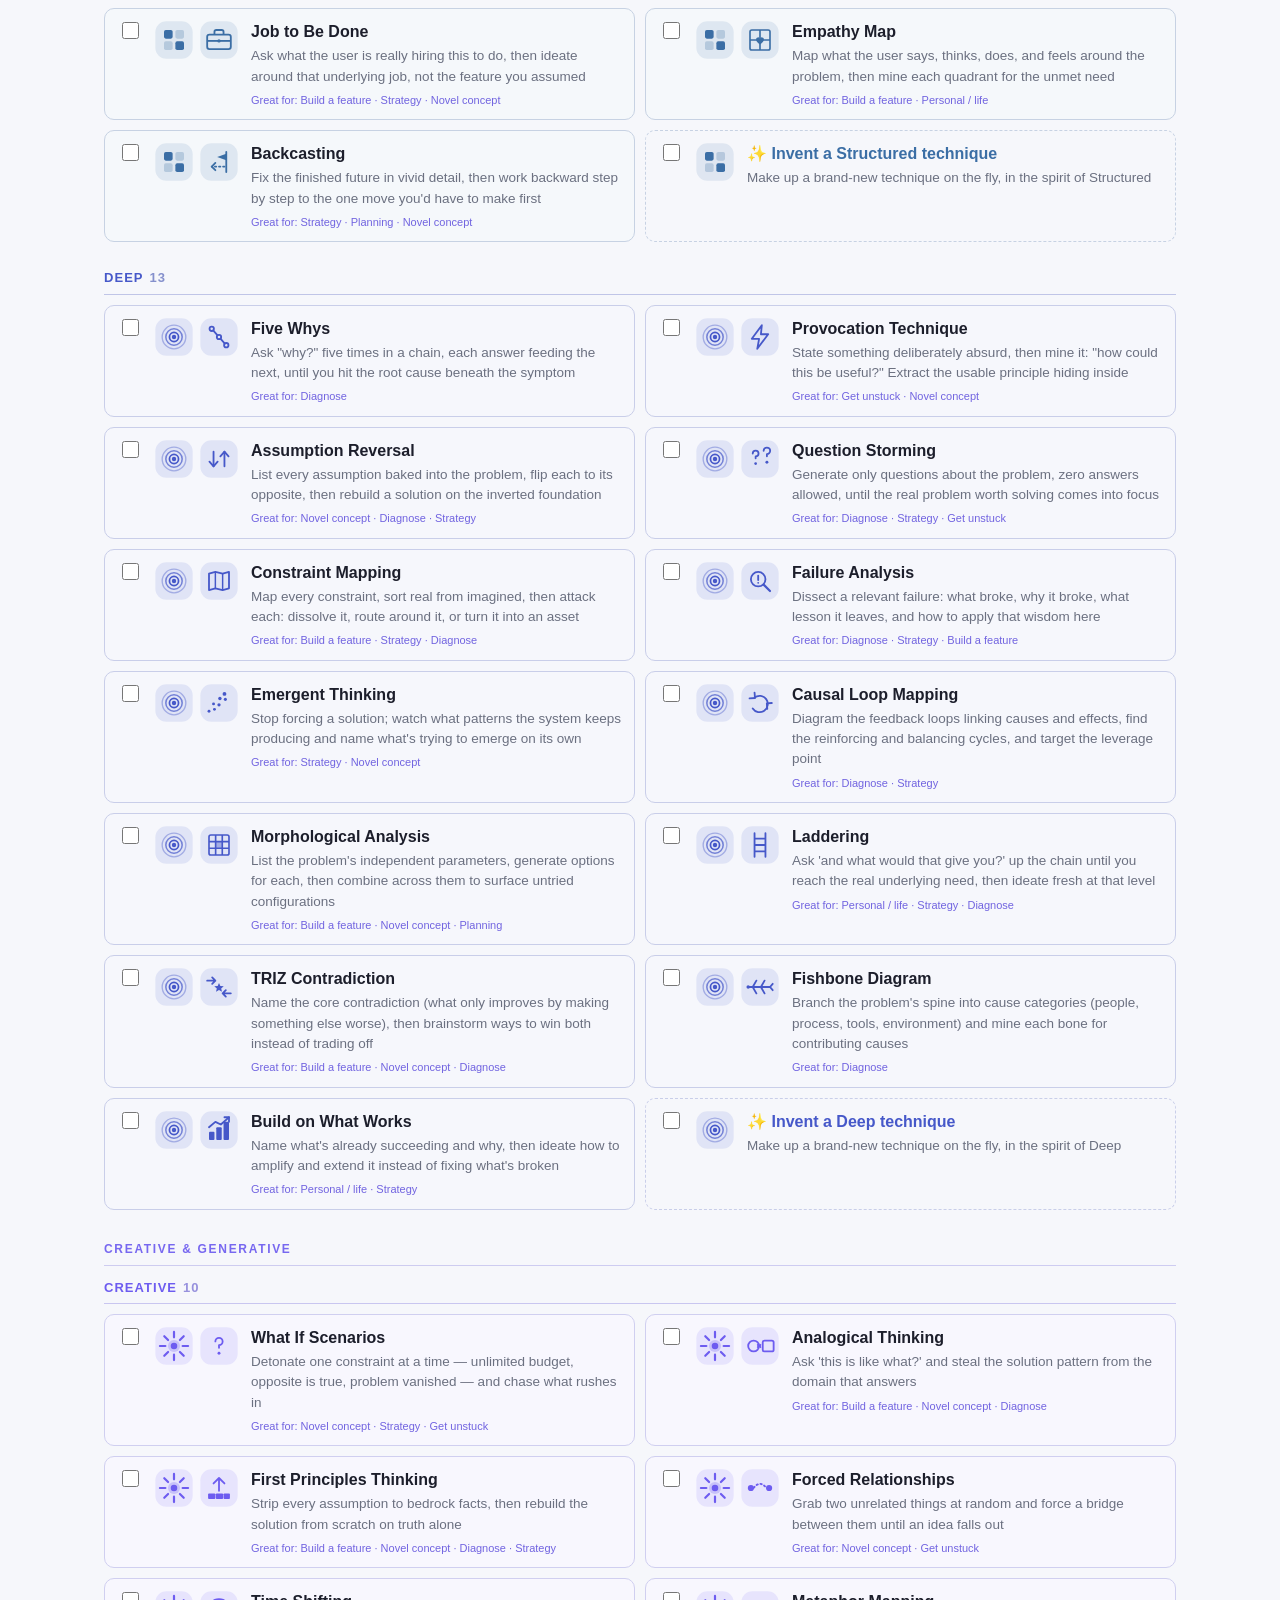
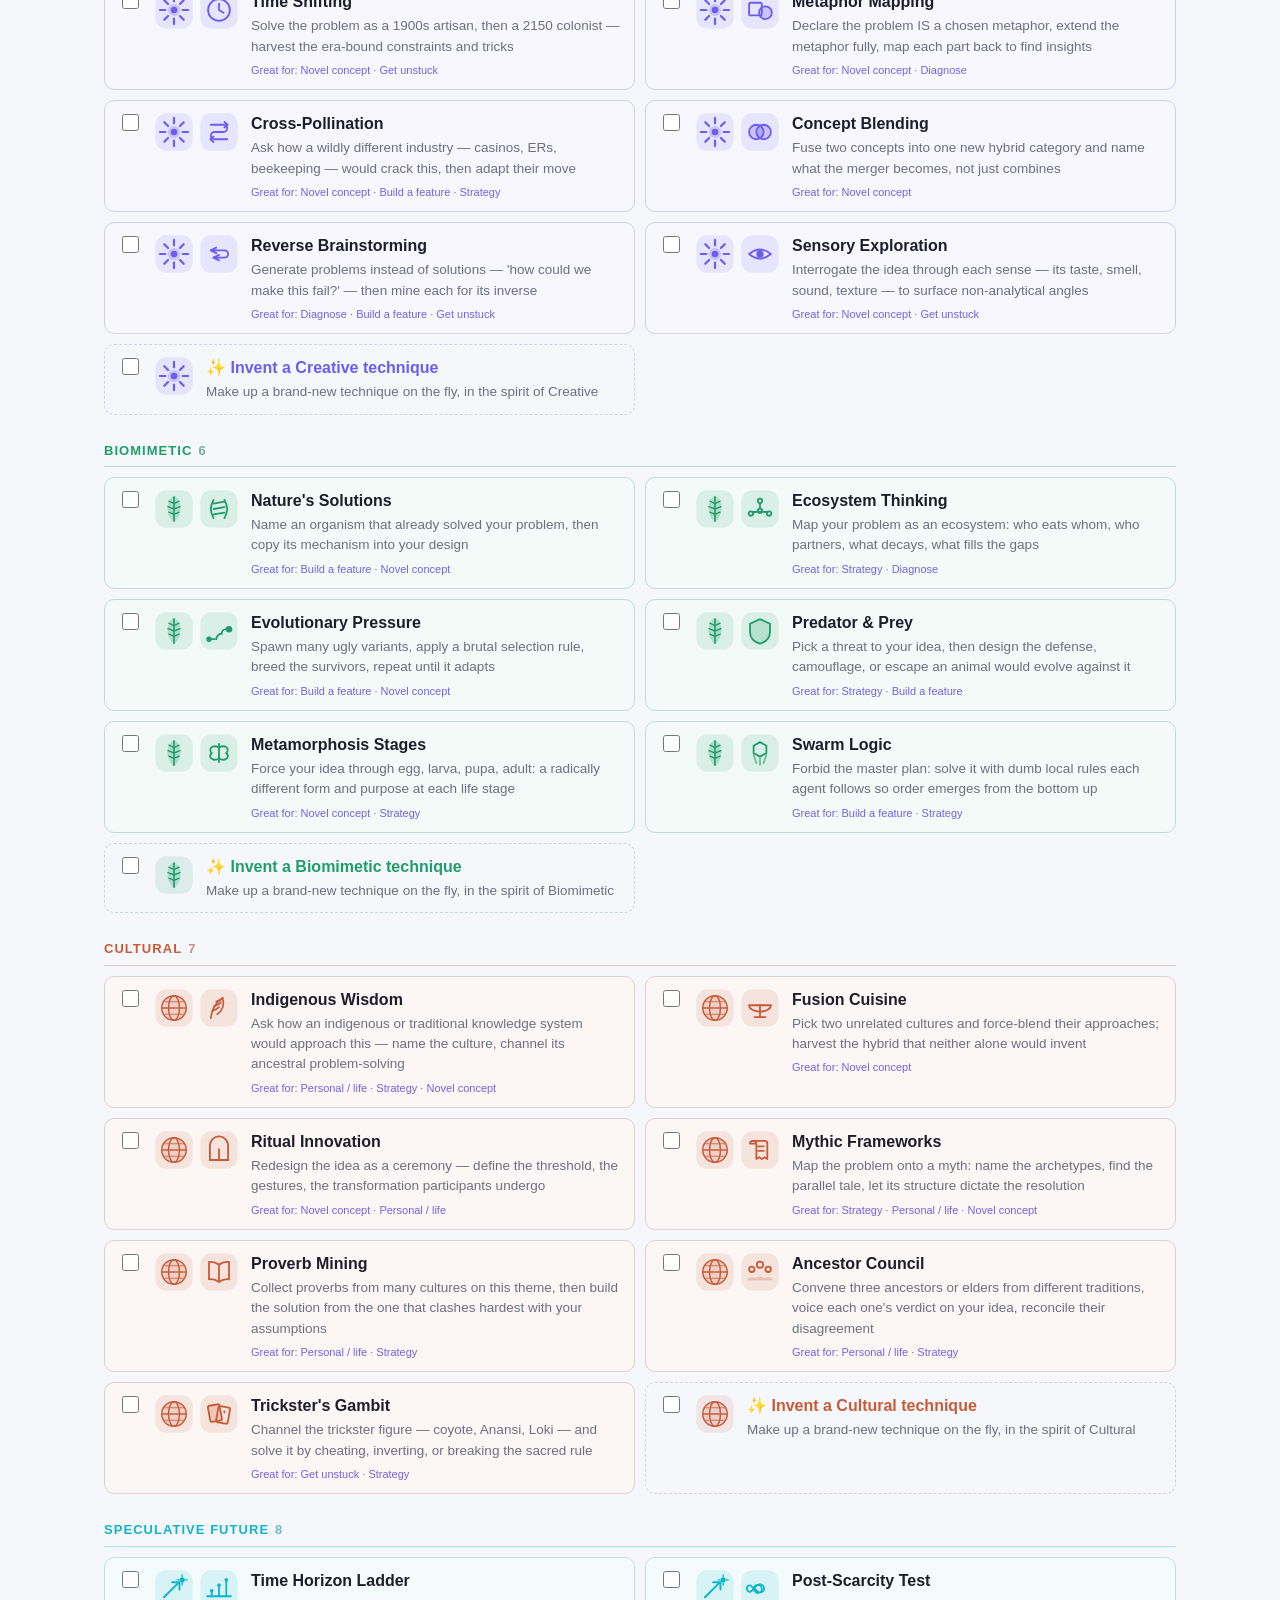
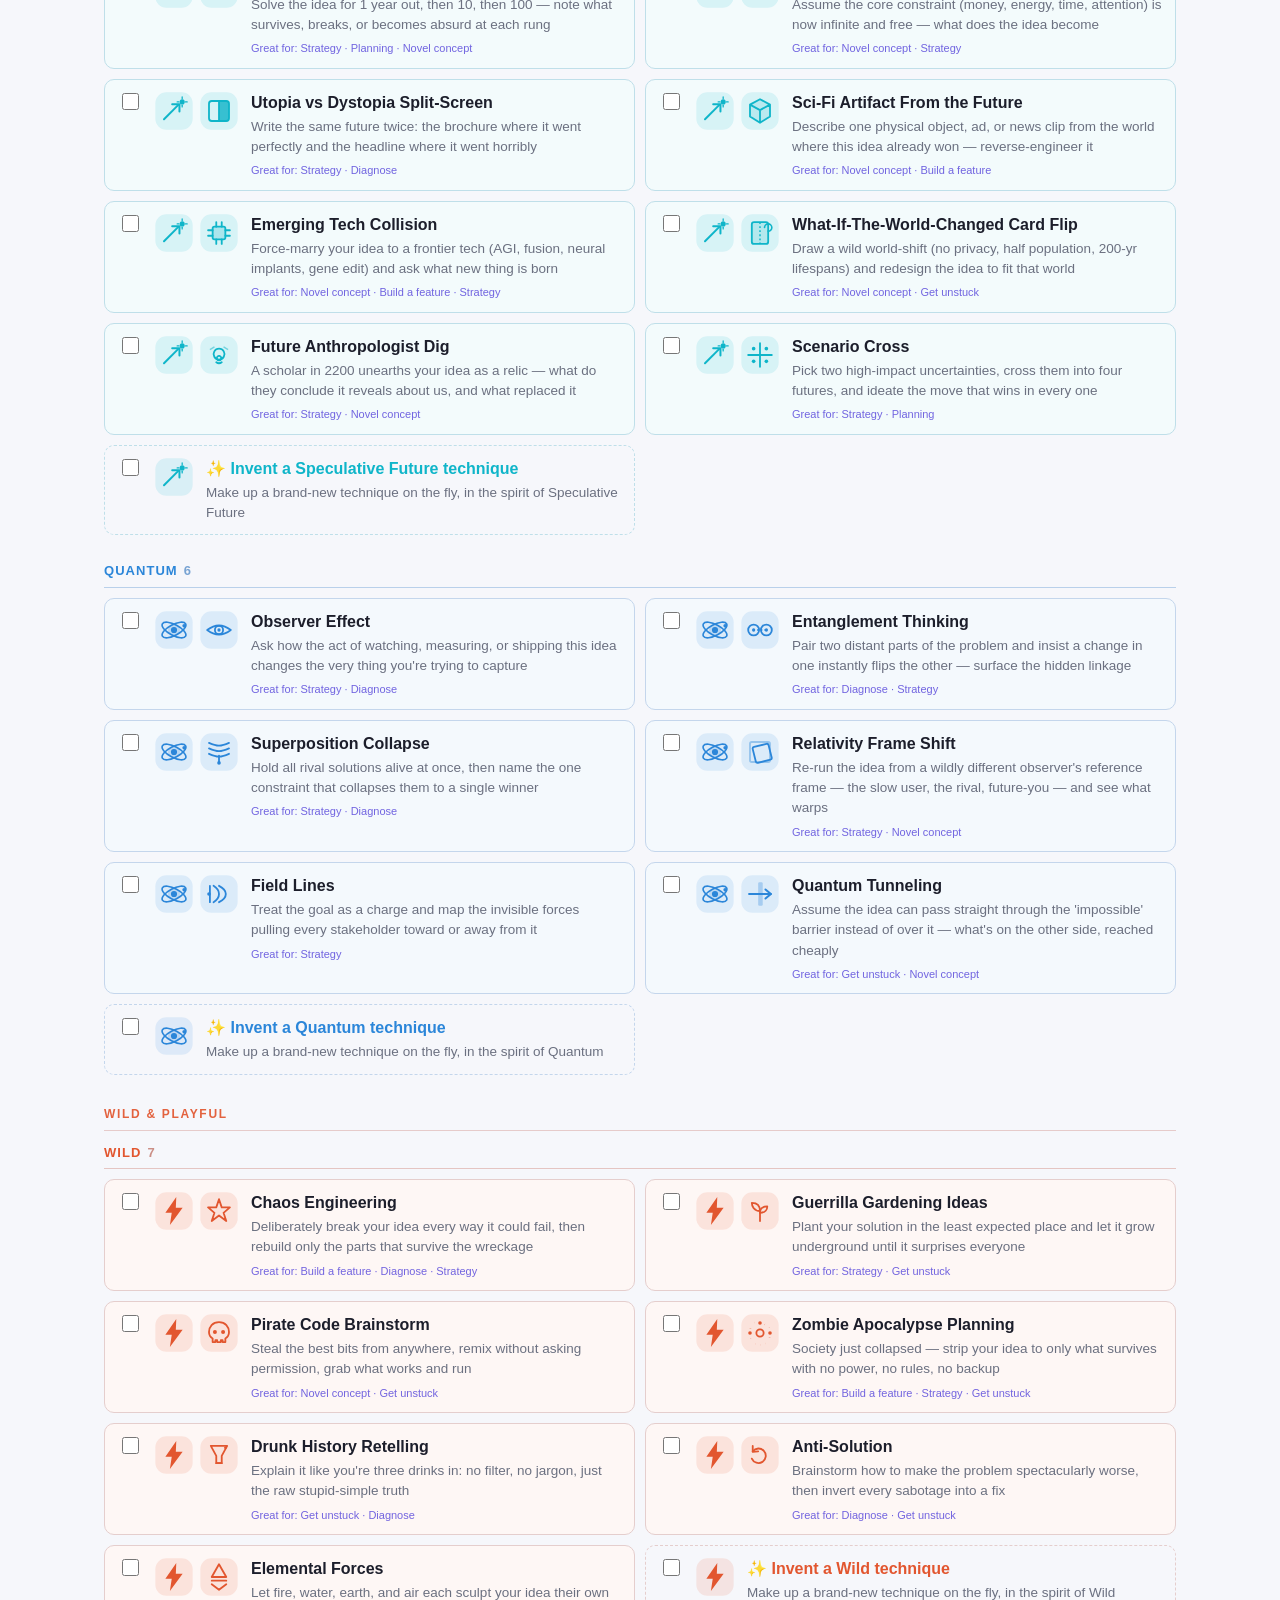
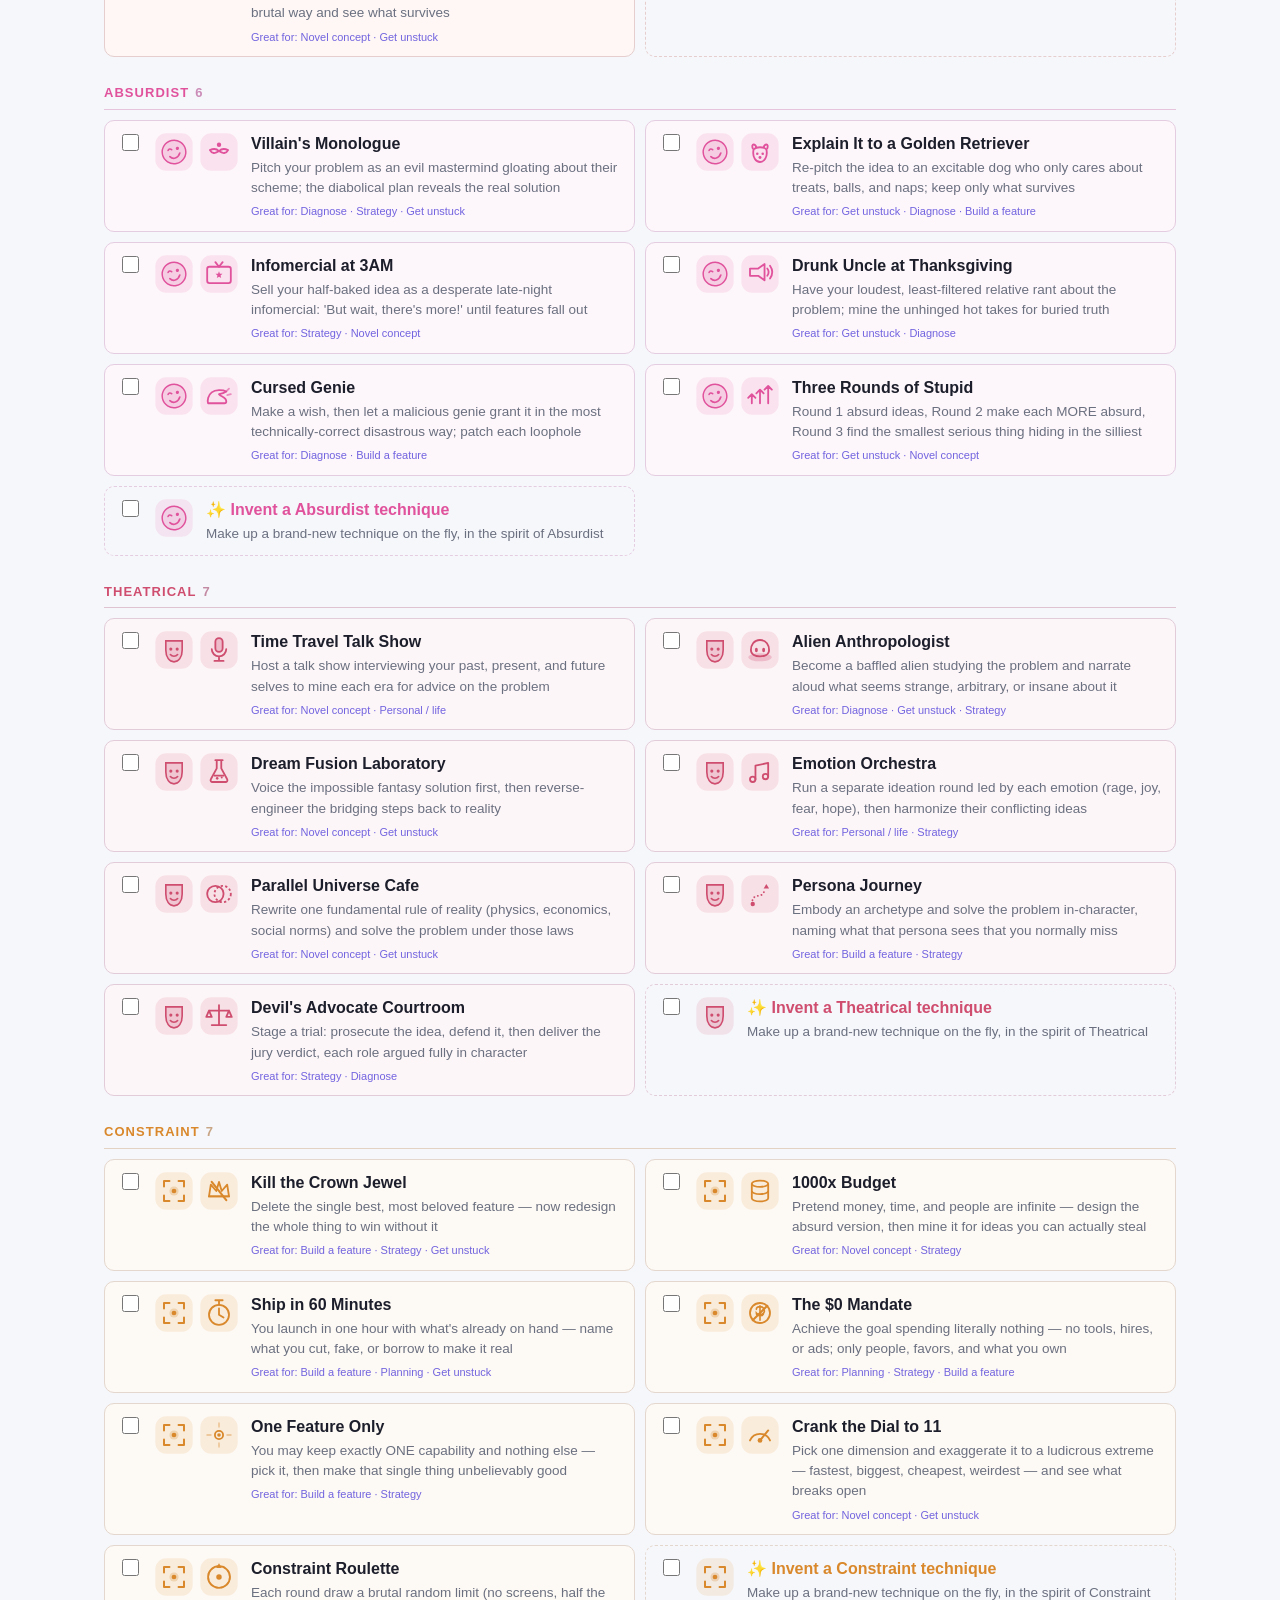
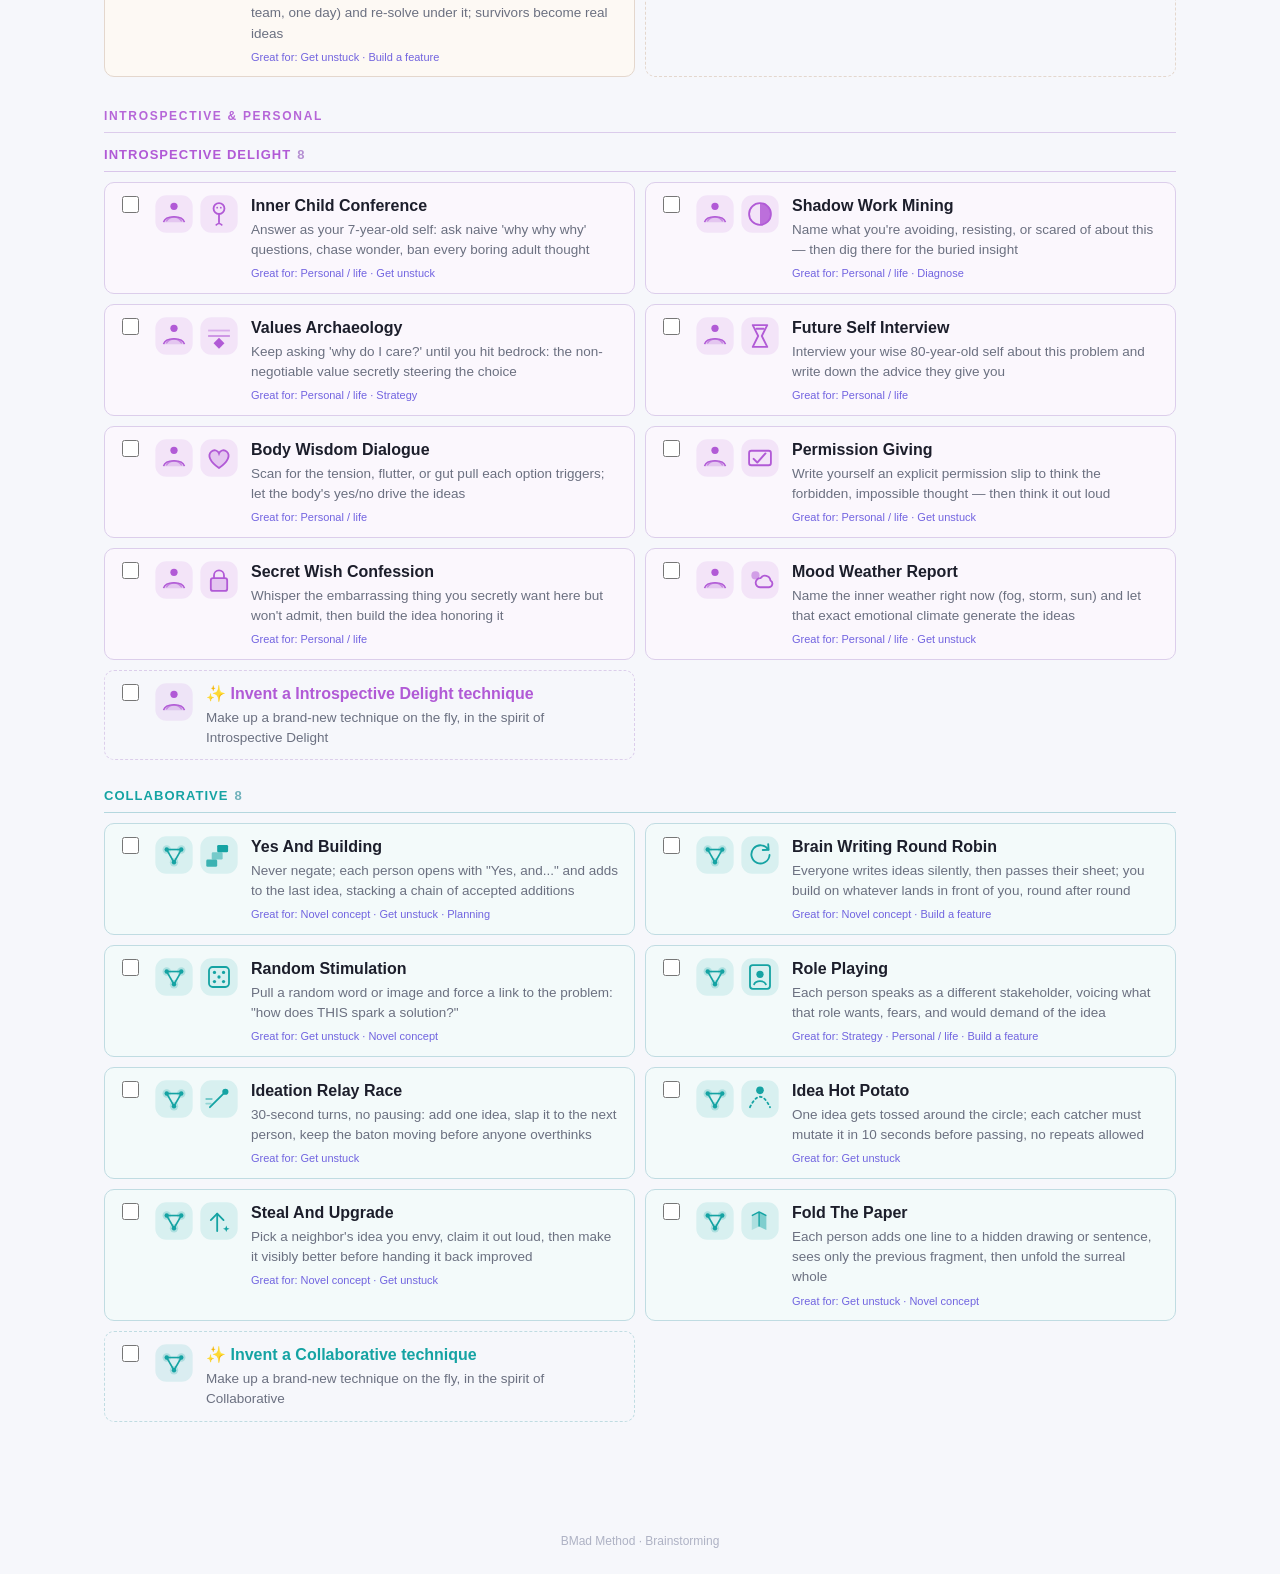
<file: bmad-standalone/.agents/skills/bmad-brainstorming/assets/brain-selector.html>
<!DOCTYPE html>
<html lang="en">
<head>
<meta charset="utf-8">
<meta name="viewport" content="width=device-width, initial-scale=1">
<title>BMad Method Brainstorming Selection</title>
<script>
/* set the theme before first paint so there's no light-mode flash */
(function(){ try {
  var t = localStorage.getItem('bmad-theme');
  if (!t) { t = (window.matchMedia && window.matchMedia('(prefers-color-scheme: dark)').matches) ? 'dark' : 'light'; }
  document.documentElement.setAttribute('data-theme', t);
} catch(e){} })();
</script>
<style>
  :root {
    --bg:#f6f7fb; --surface:#fff; --ink:#1c1e2b; --muted:#6b7080;
    --accent:#5b4bdc; --accent-ink:#5b4bdc; --warn:#c0561f;
    --line:#e6e8f0; --control:#eef0f7; --control2:#f1f2f8; --raised:#fff;
    --cnt:#b9bdce; --foot:#aeb2c4; --shadow:rgba(20,20,50,.06);
  }
  :root[data-theme="dark"] {
    --bg:#0f1117; --surface:#171a23; --ink:#e7e9f2; --muted:#9aa0b4;
    --accent:#6d5cf0; --accent-ink:#a99bff; --warn:#e08a4a;
    --line:#2a2f3e; --control:#222634; --control2:#1d212d; --raised:#2c3242;
    --cnt:#5a6076; --foot:#5a6076; --shadow:rgba(0,0,0,.45);
  }
  /* lift the category hue toward white on dark surfaces so deep hues stay legible */
  :root[data-theme="dark"] section > h2 { color:color-mix(in srgb, var(--c) 62%, #fff); }
  :root[data-theme="dark"] .tech .ico { color:color-mix(in srgb, var(--c) 68%, #fff); }
  :root[data-theme="dark"] label.tech:has(input:checked) { border-color:color-mix(in srgb, var(--c) 60%, #fff); }
  .titlerow { display:flex; align-items:flex-start; justify-content:space-between; gap:12px; }
  .themebtn { flex:none; width:36px; height:36px; border-radius:9px; background:var(--control); color:var(--ink); font-size:17px; line-height:1; display:inline-flex; align-items:center; justify-content:center; }
  .themebtn:hover { background:var(--raised); }
  * { box-sizing:border-box; }
  body { margin:0; font:16px/1.5 -apple-system,BlinkMacSystemFont,"Segoe UI",Roboto,Helvetica,Arial,sans-serif; background:var(--bg); color:var(--ink); }
  header { position:sticky; top:0; z-index:5; background:var(--surface); padding:20px 0 12px; border-bottom:1px solid var(--line); box-shadow:0 2px 12px var(--shadow); }
  .hwrap { max-width:1120px; margin:0 auto; padding:0 24px; }  /* align header content with the card column on wide screens */
  h1 { margin:0 0 4px; font-size:24px; letter-spacing:-.02em; }
  .sub { margin:0 0 12px; color:var(--muted); font-size:14px; max-width:74ch; }
  button { font:inherit; border:0; border-radius:8px; cursor:pointer; }
  .composer { display:flex; flex-direction:column; gap:9px; margin:6px 0 12px; }
  .grp { display:flex; gap:8px; align-items:center; flex-wrap:wrap; }
  .glabel { font-size:11px; text-transform:uppercase; letter-spacing:.07em; color:var(--muted); min-width:74px; }
  .modes { display:inline-flex; background:var(--control); border-radius:9px; padding:3px; gap:2px; }
  .mode { padding:7px 13px; font-size:14px; font-weight:600; color:var(--muted); background:transparent; }
  .mode.on { background:var(--raised); color:var(--accent-ink); box-shadow:0 1px 3px var(--shadow); }
  .modehint { flex:1 1 240px; min-width:0; font-size:13px; color:var(--muted); font-style:italic; }
  .pill { font-size:13px; color:var(--muted); background:var(--control); padding:6px 12px; border-radius:20px; }
  .pill b { color:var(--accent-ink); }
  .step { display:inline-flex; align-items:center; gap:7px; font-size:13px; color:var(--ink); background:var(--control2); padding:4px 6px 4px 12px; border-radius:20px; }
  .step b { min-width:12px; text-align:center; font-size:14px; color:var(--ink); }
  .step button { width:24px; height:24px; border-radius:50%; background:var(--raised); color:var(--muted); font-size:17px; line-height:22px; text-align:center; box-shadow:0 1px 2px var(--shadow); }
  .step button:hover { color:var(--accent-ink); }
  .total { font-size:12px; color:var(--muted); }
  .total.warn { color:var(--warn); font-weight:600; }
  .bar { display:flex; gap:10px 14px; align-items:center; flex-wrap:wrap; }
  #copy { margin-left:auto; padding:9px 22px; background:var(--accent); color:#fff; font-size:14px; font-weight:700; }
  #copy:hover { filter:brightness(1.07); }
  .chips { flex:1 1 320px; min-width:0; display:flex; gap:7px; flex-wrap:wrap; align-items:center; }
  .chip { font-size:12px; padding:4px 11px; border-radius:16px; border:0; color:#fff; background:var(--cc); font-weight:600; cursor:pointer; }
  .chip:hover { filter:brightness(1.08); }
  .banner { max-height:0; overflow:hidden; transition:max-height .25s ease, padding .22s ease, margin .22s ease; background:linear-gradient(90deg,var(--accent),#8275f2); color:#fff; border-radius:10px; font-weight:700; text-align:center; padding:0 14px; }
  .banner.show { max-height:64px; padding:13px 14px; margin-top:10px; }
  .banner.fail { background:linear-gradient(90deg,var(--warn),#e0894a); }
  main { padding:18px 24px 60px; max-width:1120px; margin:0 auto; }
  section { margin:0 0 26px; }
  section > h2 { font-size:13px; text-transform:uppercase; letter-spacing:.08em; color:var(--c); margin:0 0 10px; border-bottom:1px solid color-mix(in srgb, var(--c) 24%, var(--line)); padding-bottom:6px; }
  section > h2 .cnt { color:color-mix(in srgb, var(--c) 45%, var(--cnt)); margin-left:6px; }
  .grid { display:grid; grid-template-columns:repeat(auto-fill,minmax(360px,1fr)); gap:10px; }
  label.tech { display:flex; gap:12px; align-items:flex-start; background:color-mix(in srgb, var(--c) 5%, var(--surface)); border:1px solid color-mix(in srgb, var(--c) 18%, var(--line)); border-radius:10px; padding:11px 13px; cursor:pointer; transition:border-color .12s, box-shadow .12s, background .12s; }
  label.tech:hover { border-color:color-mix(in srgb, var(--c) 45%, var(--surface)); }
  label.tech input { margin-top:2px; width:17px; height:17px; accent-color:var(--c); flex:none; }
  label.tech:has(input:checked) { border-color:var(--c); background:color-mix(in srgb, var(--c) 12%, var(--surface)); box-shadow:0 0 0 2px color-mix(in srgb, var(--c) 30%, transparent); }
  .tech .ic2 { display:flex; gap:5px; flex:none; }
  .tech .ico { width:40px; height:40px; flex:none; color:var(--c); }
  .tech .n { font-weight:600; display:block; }
  .tech .d { color:var(--muted); font-size:13.5px; display:block; margin-top:2px; }
  .tech .gf { color:var(--accent-ink); font-size:11px; display:block; margin-top:5px; opacity:.85; }
  .grouphdr { margin:30px 0 12px; font-size:12px; text-transform:uppercase; letter-spacing:.14em; font-weight:700; color:var(--c); opacity:.92; border-bottom:1px solid color-mix(in srgb, var(--c) 22%, var(--line)); padding-bottom:7px; }
  main > .grouphdr:first-child { margin-top:2px; }
  :root[data-theme="dark"] .grouphdr { color:color-mix(in srgb, var(--c) 62%, #fff); }
  .goals { display:flex; gap:7px; flex-wrap:wrap; }
  .goal { font-size:12px; padding:5px 12px; border-radius:16px; background:var(--control); color:var(--muted); font-weight:600; }
  .goal:hover { color:var(--ink); }
  .goal.on { background:var(--accent); color:#fff; }
  label.tech.invent { border-style:dashed; background:transparent; }
  label.tech.invent:hover { border-color:var(--c); }
  label.tech.invent .n { color:var(--c); }
  label.tech.hidden { display:none; }
  footer { text-align:center; color:var(--foot); font-size:12px; padding:24px; }
</style>
</head>
<body>
<header>
  <div class="hwrap">
  <div class="titlerow">
    <h1>BMad Method Brainstorming Selection</h1>
    <button id="theme" class="themebtn" type="button" aria-label="Toggle dark mode" title="Toggle dark mode"></button>
  </div>
  <p class="sub">Compose your session, hit <strong>Copy prompt</strong>, and paste it back into the chat to begin. 108 techniques across 13 categories.</p>

  <div class="composer">
    <div class="grp">
      <span class="glabel">Facilitation</span>
      <div class="modes" id="modes">
        <button type="button" class="mode on" data-mode="Facilitator">Facilitator</button>
        <button type="button" class="mode" data-mode="Creative Partner">Creative Partner</button>
        <button type="button" class="mode" data-mode="Ideate for me">Ideate for me</button>
      </div>
      <span class="modehint" id="modehint"></span>
    </div>
    <div class="grp">
      <span class="glabel">Techniques</span>
      <span class="pill">Picked <b id="pickN">0</b></span>
      <span class="step">Random <button type="button" data-step="rand" data-d="-1">&minus;</button><b id="randN">0</b><button type="button" data-step="rand" data-d="1">+</button></span>
      <span class="step">Invent <button type="button" data-step="inv" data-d="-1">&minus;</button><b id="invN">0</b><button type="button" data-step="inv" data-d="1">+</button></span>
      <span class="step">AI picks <button type="button" data-step="ai" data-d="-1">&minus;</button><b id="aiN">0</b><button type="button" data-step="ai" data-d="1">+</button></span>
      <span class="total" id="total">Total 0 &middot; 3&ndash;4 is the sweet spot</span>
      <button id="copy" type="button">Copy prompt</button>
    </div>
  </div>

  <div class="bar"><span class="glabel">Great for</span><div class="goals" id="goals"><button type="button" class="goal" data-goal="feature">Build a feature</button><button type="button" class="goal" data-goal="novel">Novel concept</button><button type="button" class="goal" data-goal="strategy">Strategy</button><button type="button" class="goal" data-goal="planning">Planning</button><button type="button" class="goal" data-goal="diagnosis">Diagnose</button><button type="button" class="goal" data-goal="personal">Personal / life</button><button type="button" class="goal" data-goal="unstuck">Get unstuck</button></div></div>
  <div class="bar">
    <span class="glabel">Jump to</span>
    <div class="chips" id="chips"><button type="button" class="chip" data-cat="Proven &amp; Professional" style="--cc:#3d4f73">Proven &amp; Professional</button><button type="button" class="chip" data-cat="Structured" style="--cc:#3b6ea5">Structured</button><button type="button" class="chip" data-cat="Deep" style="--cc:#4658c9">Deep</button><button type="button" class="chip" data-cat="Creative" style="--cc:#6d5cf0">Creative</button><button type="button" class="chip" data-cat="Biomimetic" style="--cc:#1f9d6b">Biomimetic</button><button type="button" class="chip" data-cat="Cultural" style="--cc:#c75b39">Cultural</button><button type="button" class="chip" data-cat="Speculative Future" style="--cc:#0fb5c9">Speculative Future</button><button type="button" class="chip" data-cat="Quantum" style="--cc:#2b86d9">Quantum</button><button type="button" class="chip" data-cat="Wild" style="--cc:#e2562f">Wild</button><button type="button" class="chip" data-cat="Absurdist" style="--cc:#e0529c">Absurdist</button><button type="button" class="chip" data-cat="Theatrical" style="--cc:#cf4d6f">Theatrical</button><button type="button" class="chip" data-cat="Constraint" style="--cc:#d9882b">Constraint</button><button type="button" class="chip" data-cat="Introspective Delight" style="--cc:#b15ad6">Introspective Delight</button><button type="button" class="chip" data-cat="Collaborative" style="--cc:#15a3a3">Collaborative</button></div>
  </div>

  <div class="banner" id="banner">&#10003; Copied! Now paste it into the chat to start your session.</div>
  </div>
</header>
<main>
<section data-cat="Proven &amp; Professional" style="--c:#3d4f73"><h2>Proven &amp; Professional<span class="cnt">29</span></h2><div class="grid"><label class="tech" style="--c:#15a3a3"><input type="checkbox" data-name="Yes And Building" data-cat="Collaborative" data-desc="Never negate; each person opens with &quot;Yes, and...&quot; and adds to the last idea, stacking a chain of accepted additions" data-good="novel|unstuck|planning" data-prov="classic" data-lead="1"><span class="ic2"><svg class="ico" viewBox="0 0 44 44" xmlns="http://www.w3.org/2000/svg"><rect x="1.5" y="1.5" width="41" height="41" rx="12" fill="currentColor" fill-opacity="0.12"/><g stroke="currentColor" stroke-width="1.8"><line x1="14" y1="16" x2="30" y2="16"/><line x1="14" y1="16" x2="22" y2="30"/><line x1="30" y1="16" x2="22" y2="30"/></g><g fill="currentColor" fill-opacity="0.22"><circle cx="14" cy="16" r="4.6"/><circle cx="30" cy="16" r="4.6"/><circle cx="22" cy="30" r="4.6"/></g><g fill="currentColor"><circle cx="14" cy="16" r="2.4"/><circle cx="30" cy="16" r="2.4"/><circle cx="22" cy="30" r="2.4"/></g></svg><svg class="ico" viewBox="0 0 44 44" xmlns="http://www.w3.org/2000/svg"><rect x="1.5" y="1.5" width="41" height="41" rx="12" fill="currentColor" fill-opacity="0.12"/><g fill="currentColor"><rect x="8" y="27" width="12" height="8" rx="1.5" fill-opacity=".8"/><rect x="14" y="19" width="12" height="8" rx="1.5" fill-opacity=".5"/><rect x="20" y="11" width="12" height="8" rx="1.5"/></g></svg></span><span><span class="n">Yes And Building</span><span class="d">Never negate; each person opens with &quot;Yes, and...&quot; and adds to the last idea, stacking a chain of accepted additions</span><span class="gf">Great for: Novel concept · Get unstuck · Planning</span></span></label><label class="tech" style="--c:#15a3a3"><input type="checkbox" data-name="Brain Writing Round Robin" data-cat="Collaborative" data-desc="Everyone writes ideas silently, then passes their sheet; you build on whatever lands in front of you, round after round" data-good="novel|feature" data-prov="classic" data-lead="1"><span class="ic2"><svg class="ico" viewBox="0 0 44 44" xmlns="http://www.w3.org/2000/svg"><rect x="1.5" y="1.5" width="41" height="41" rx="12" fill="currentColor" fill-opacity="0.12"/><g stroke="currentColor" stroke-width="1.8"><line x1="14" y1="16" x2="30" y2="16"/><line x1="14" y1="16" x2="22" y2="30"/><line x1="30" y1="16" x2="22" y2="30"/></g><g fill="currentColor" fill-opacity="0.22"><circle cx="14" cy="16" r="4.6"/><circle cx="30" cy="16" r="4.6"/><circle cx="22" cy="30" r="4.6"/></g><g fill="currentColor"><circle cx="14" cy="16" r="2.4"/><circle cx="30" cy="16" r="2.4"/><circle cx="22" cy="30" r="2.4"/></g></svg><svg class="ico" viewBox="0 0 44 44" xmlns="http://www.w3.org/2000/svg"><rect x="1.5" y="1.5" width="41" height="41" rx="12" fill="currentColor" fill-opacity="0.12"/><g fill="none" stroke="currentColor" stroke-width="2" stroke-linecap="round" stroke-linejoin="round"><path d="M31 16 A10 10 0 1 0 32.5 22"/><path d="M31 10 L31.5 16.3 L25 16.5"/></g></svg></span><span><span class="n">Brain Writing Round Robin</span><span class="d">Everyone writes ideas silently, then passes their sheet; you build on whatever lands in front of you, round after round</span><span class="gf">Great for: Novel concept · Build a feature</span></span></label><label class="tech" style="--c:#15a3a3"><input type="checkbox" data-name="Random Stimulation" data-cat="Collaborative" data-desc="Pull a random word or image and force a link to the problem: &quot;how does THIS spark a solution?&quot;" data-good="unstuck|novel" data-prov="classic" data-lead="1"><span class="ic2"><svg class="ico" viewBox="0 0 44 44" xmlns="http://www.w3.org/2000/svg"><rect x="1.5" y="1.5" width="41" height="41" rx="12" fill="currentColor" fill-opacity="0.12"/><g stroke="currentColor" stroke-width="1.8"><line x1="14" y1="16" x2="30" y2="16"/><line x1="14" y1="16" x2="22" y2="30"/><line x1="30" y1="16" x2="22" y2="30"/></g><g fill="currentColor" fill-opacity="0.22"><circle cx="14" cy="16" r="4.6"/><circle cx="30" cy="16" r="4.6"/><circle cx="22" cy="30" r="4.6"/></g><g fill="currentColor"><circle cx="14" cy="16" r="2.4"/><circle cx="30" cy="16" r="2.4"/><circle cx="22" cy="30" r="2.4"/></g></svg><svg class="ico" viewBox="0 0 44 44" xmlns="http://www.w3.org/2000/svg"><rect x="1.5" y="1.5" width="41" height="41" rx="12" fill="currentColor" fill-opacity="0.12"/><rect x="11" y="11" width="22" height="22" rx="4" fill="none" stroke="currentColor" stroke-width="2"/><g fill="currentColor"><circle cx="17" cy="17" r="1.8"/><circle cx="27" cy="17" r="1.8"/><circle cx="22" cy="22" r="1.8"/><circle cx="17" cy="27" r="1.8"/><circle cx="27" cy="27" r="1.8"/></g></svg></span><span><span class="n">Random Stimulation</span><span class="d">Pull a random word or image and force a link to the problem: &quot;how does THIS spark a solution?&quot;</span><span class="gf">Great for: Get unstuck · Novel concept</span></span></label><label class="tech" style="--c:#15a3a3"><input type="checkbox" data-name="Role Playing" data-cat="Collaborative" data-desc="Each person speaks as a different stakeholder, voicing what that role wants, fears, and would demand of the idea" data-good="strategy|personal|feature" data-prov="classic" data-lead="1"><span class="ic2"><svg class="ico" viewBox="0 0 44 44" xmlns="http://www.w3.org/2000/svg"><rect x="1.5" y="1.5" width="41" height="41" rx="12" fill="currentColor" fill-opacity="0.12"/><g stroke="currentColor" stroke-width="1.8"><line x1="14" y1="16" x2="30" y2="16"/><line x1="14" y1="16" x2="22" y2="30"/><line x1="30" y1="16" x2="22" y2="30"/></g><g fill="currentColor" fill-opacity="0.22"><circle cx="14" cy="16" r="4.6"/><circle cx="30" cy="16" r="4.6"/><circle cx="22" cy="30" r="4.6"/></g><g fill="currentColor"><circle cx="14" cy="16" r="2.4"/><circle cx="30" cy="16" r="2.4"/><circle cx="22" cy="30" r="2.4"/></g></svg><svg class="ico" viewBox="0 0 44 44" xmlns="http://www.w3.org/2000/svg"><rect x="1.5" y="1.5" width="41" height="41" rx="12" fill="currentColor" fill-opacity="0.12"/><rect x="11" y="9" width="22" height="26" rx="3" fill="none" stroke="currentColor" stroke-width="2"/><circle cx="22" cy="19" r="4" fill="currentColor"/><path d="M15.5 30 c2 -4.5 11 -4.5 13 0" fill="none" stroke="currentColor" stroke-width="2" stroke-linecap="round"/></svg></span><span><span class="n">Role Playing</span><span class="d">Each person speaks as a different stakeholder, voicing what that role wants, fears, and would demand of the idea</span><span class="gf">Great for: Strategy · Personal / life · Build a feature</span></span></label><label class="tech" style="--c:#6d5cf0"><input type="checkbox" data-name="First Principles Thinking" data-cat="Creative" data-desc="Strip every assumption to bedrock facts, then rebuild the solution from scratch on truth alone" data-good="feature|novel|diagnosis|strategy" data-prov="classic" data-lead="1"><span class="ic2"><svg class="ico" viewBox="0 0 44 44" xmlns="http://www.w3.org/2000/svg"><rect x="1.5" y="1.5" width="41" height="41" rx="12" fill="currentColor" fill-opacity="0.12"/><g stroke="currentColor" stroke-width="2.4" stroke-linecap="round"><line x1="22" y1="6.5" x2="22" y2="12.5"/><line x1="22" y1="31.5" x2="22" y2="37.5"/><line x1="6.5" y1="22" x2="12.5" y2="22"/><line x1="31.5" y1="22" x2="37.5" y2="22"/><line x1="11.3" y1="11.3" x2="15.5" y2="15.5"/><line x1="28.5" y1="28.5" x2="32.7" y2="32.7"/><line x1="32.7" y1="11.3" x2="28.5" y2="15.5"/><line x1="15.5" y1="28.5" x2="11.3" y2="32.7"/></g><circle cx="22" cy="22" r="6.6" fill="currentColor" fill-opacity="0.25"/><circle cx="22" cy="22" r="3.6" fill="currentColor"/></svg><svg class="ico" viewBox="0 0 44 44" xmlns="http://www.w3.org/2000/svg"><rect x="1.5" y="1.5" width="41" height="41" rx="12" fill="currentColor" fill-opacity="0.12"/><g fill="currentColor"><rect x="10" y="28" width="8" height="6" rx="1"/><rect x="18.5" y="28" width="8" height="6" rx="1"/><rect x="27" y="28" width="7" height="6" rx="1"/></g><path d="M22 25 L22 11 M16 17 L22 11 L28 17" fill="none" stroke="currentColor" stroke-width="2" stroke-linecap="round" stroke-linejoin="round"/></svg></span><span><span class="n">First Principles Thinking</span><span class="d">Strip every assumption to bedrock facts, then rebuild the solution from scratch on truth alone</span><span class="gf">Great for: Build a feature · Novel concept · Diagnose · Strategy</span></span></label><label class="tech" style="--c:#6d5cf0"><input type="checkbox" data-name="Reverse Brainstorming" data-cat="Creative" data-desc="Generate problems instead of solutions — &#x27;how could we make this fail?&#x27; — then mine each for its inverse" data-good="diagnosis|feature|unstuck" data-prov="classic" data-lead="1"><span class="ic2"><svg class="ico" viewBox="0 0 44 44" xmlns="http://www.w3.org/2000/svg"><rect x="1.5" y="1.5" width="41" height="41" rx="12" fill="currentColor" fill-opacity="0.12"/><g stroke="currentColor" stroke-width="2.4" stroke-linecap="round"><line x1="22" y1="6.5" x2="22" y2="12.5"/><line x1="22" y1="31.5" x2="22" y2="37.5"/><line x1="6.5" y1="22" x2="12.5" y2="22"/><line x1="31.5" y1="22" x2="37.5" y2="22"/><line x1="11.3" y1="11.3" x2="15.5" y2="15.5"/><line x1="28.5" y1="28.5" x2="32.7" y2="32.7"/><line x1="32.7" y1="11.3" x2="28.5" y2="15.5"/><line x1="15.5" y1="28.5" x2="11.3" y2="32.7"/></g><circle cx="22" cy="22" r="6.6" fill="currentColor" fill-opacity="0.25"/><circle cx="22" cy="22" r="3.6" fill="currentColor"/></svg><svg class="ico" viewBox="0 0 44 44" xmlns="http://www.w3.org/2000/svg"><rect x="1.5" y="1.5" width="41" height="41" rx="12" fill="currentColor" fill-opacity="0.12"/><g fill="none" stroke="currentColor" stroke-width="2" stroke-linecap="round" stroke-linejoin="round"><path d="M13 18 H28 a4 4 0 0 1 0 8 H16"/><path d="M19 15 L13 18 L19 21 M22 23 L16 26 L22 29"/></g></svg></span><span><span class="n">Reverse Brainstorming</span><span class="d">Generate problems instead of solutions — &#x27;how could we make this fail?&#x27; — then mine each for its inverse</span><span class="gf">Great for: Diagnose · Build a feature · Get unstuck</span></span></label><label class="tech" style="--c:#4658c9"><input type="checkbox" data-name="Five Whys" data-cat="Deep" data-desc="Ask &quot;why?&quot; five times in a chain, each answer feeding the next, until you hit the root cause beneath the symptom" data-good="diagnosis" data-prov="classic" data-lead="1"><span class="ic2"><svg class="ico" viewBox="0 0 44 44" xmlns="http://www.w3.org/2000/svg"><rect x="1.5" y="1.5" width="41" height="41" rx="12" fill="currentColor" fill-opacity="0.12"/><g fill="none" stroke="currentColor"><circle cx="22" cy="22" r="13" stroke-width="1.5" stroke-opacity="0.4"/><circle cx="22" cy="22" r="9" stroke-width="1.7" stroke-opacity="0.7"/><circle cx="22" cy="22" r="5" stroke-width="1.9"/></g><circle cx="22" cy="22" r="2.4" fill="currentColor"/></svg><svg class="ico" viewBox="0 0 44 44" xmlns="http://www.w3.org/2000/svg"><rect x="1.5" y="1.5" width="41" height="41" rx="12" fill="currentColor" fill-opacity="0.12"/><g fill="none" stroke="currentColor" stroke-width="2" stroke-linecap="round" stroke-linejoin="round"><circle cx="14" cy="13" r="2.4"/><circle cx="22" cy="22" r="2.4"/><circle cx="30" cy="31" r="2.4"/><path d="M15.6 14.8 L20.4 20.2 M23.6 23.8 L28.4 29.2"/></g></svg></span><span><span class="n">Five Whys</span><span class="d">Ask &quot;why?&quot; five times in a chain, each answer feeding the next, until you hit the root cause beneath the symptom</span><span class="gf">Great for: Diagnose</span></span></label><label class="tech" style="--c:#4658c9"><input type="checkbox" data-name="Provocation Technique" data-cat="Deep" data-desc="State something deliberately absurd, then mine it: &quot;how could this be useful?&quot; Extract the usable principle hiding inside" data-good="unstuck|novel" data-prov="classic" data-lead="1"><span class="ic2"><svg class="ico" viewBox="0 0 44 44" xmlns="http://www.w3.org/2000/svg"><rect x="1.5" y="1.5" width="41" height="41" rx="12" fill="currentColor" fill-opacity="0.12"/><g fill="none" stroke="currentColor"><circle cx="22" cy="22" r="13" stroke-width="1.5" stroke-opacity="0.4"/><circle cx="22" cy="22" r="9" stroke-width="1.7" stroke-opacity="0.7"/><circle cx="22" cy="22" r="5" stroke-width="1.9"/></g><circle cx="22" cy="22" r="2.4" fill="currentColor"/></svg><svg class="ico" viewBox="0 0 44 44" xmlns="http://www.w3.org/2000/svg"><rect x="1.5" y="1.5" width="41" height="41" rx="12" fill="currentColor" fill-opacity="0.12"/><g fill="none" stroke="currentColor" stroke-width="2" stroke-linecap="round" stroke-linejoin="round"><path d="M24 9 L13 24 H21 L19 35 L31 19 H23 Z"/></g></svg></span><span><span class="n">Provocation Technique</span><span class="d">State something deliberately absurd, then mine it: &quot;how could this be useful?&quot; Extract the usable principle hiding inside</span><span class="gf">Great for: Get unstuck · Novel concept</span></span></label><label class="tech" style="--c:#4658c9"><input type="checkbox" data-name="Assumption Reversal" data-cat="Deep" data-desc="List every assumption baked into the problem, flip each to its opposite, then rebuild a solution on the inverted foundation" data-good="novel|diagnosis|strategy" data-prov="classic" data-lead="1"><span class="ic2"><svg class="ico" viewBox="0 0 44 44" xmlns="http://www.w3.org/2000/svg"><rect x="1.5" y="1.5" width="41" height="41" rx="12" fill="currentColor" fill-opacity="0.12"/><g fill="none" stroke="currentColor"><circle cx="22" cy="22" r="13" stroke-width="1.5" stroke-opacity="0.4"/><circle cx="22" cy="22" r="9" stroke-width="1.7" stroke-opacity="0.7"/><circle cx="22" cy="22" r="5" stroke-width="1.9"/></g><circle cx="22" cy="22" r="2.4" fill="currentColor"/></svg><svg class="ico" viewBox="0 0 44 44" xmlns="http://www.w3.org/2000/svg"><rect x="1.5" y="1.5" width="41" height="41" rx="12" fill="currentColor" fill-opacity="0.12"/><g fill="none" stroke="currentColor" stroke-width="2" stroke-linecap="round" stroke-linejoin="round"><path d="M16 14 V30"/><path d="M11.5 25 L16 30 L20.5 25"/><path d="M28 30 V14"/><path d="M23.5 19 L28 14 L32.5 19"/></g></svg></span><span><span class="n">Assumption Reversal</span><span class="d">List every assumption baked into the problem, flip each to its opposite, then rebuild a solution on the inverted foundation</span><span class="gf">Great for: Novel concept · Diagnose · Strategy</span></span></label><label class="tech" style="--c:#4658c9"><input type="checkbox" data-name="Question Storming" data-cat="Deep" data-desc="Generate only questions about the problem, zero answers allowed, until the real problem worth solving comes into focus" data-good="diagnosis|strategy|unstuck" data-prov="classic" data-lead="1"><span class="ic2"><svg class="ico" viewBox="0 0 44 44" xmlns="http://www.w3.org/2000/svg"><rect x="1.5" y="1.5" width="41" height="41" rx="12" fill="currentColor" fill-opacity="0.12"/><g fill="none" stroke="currentColor"><circle cx="22" cy="22" r="13" stroke-width="1.5" stroke-opacity="0.4"/><circle cx="22" cy="22" r="9" stroke-width="1.7" stroke-opacity="0.7"/><circle cx="22" cy="22" r="5" stroke-width="1.9"/></g><circle cx="22" cy="22" r="2.4" fill="currentColor"/></svg><svg class="ico" viewBox="0 0 44 44" xmlns="http://www.w3.org/2000/svg"><rect x="1.5" y="1.5" width="41" height="41" rx="12" fill="currentColor" fill-opacity="0.12"/><g fill="none" stroke="currentColor" stroke-width="2" stroke-linecap="round" stroke-linejoin="round"><path d="M14 16 a3.2 3.2 0 1 1 3.2 3.2 v2"/><path d="M26 13 a3.6 3.6 0 1 1 3.6 3.6 v2.4"/></g><circle cx="17.2" cy="27" r="1.5" fill="currentColor"/><circle cx="29.6" cy="25.6" r="1.6" fill="currentColor"/></svg></span><span><span class="n">Question Storming</span><span class="d">Generate only questions about the problem, zero answers allowed, until the real problem worth solving comes into focus</span><span class="gf">Great for: Diagnose · Strategy · Get unstuck</span></span></label><label class="tech" style="--c:#4658c9"><input type="checkbox" data-name="Causal Loop Mapping" data-cat="Deep" data-desc="Diagram the feedback loops linking causes and effects, find the reinforcing and balancing cycles, and target the leverage point" data-good="diagnosis|strategy" data-prov="classic" data-lead="1"><span class="ic2"><svg class="ico" viewBox="0 0 44 44" xmlns="http://www.w3.org/2000/svg"><rect x="1.5" y="1.5" width="41" height="41" rx="12" fill="currentColor" fill-opacity="0.12"/><g fill="none" stroke="currentColor"><circle cx="22" cy="22" r="13" stroke-width="1.5" stroke-opacity="0.4"/><circle cx="22" cy="22" r="9" stroke-width="1.7" stroke-opacity="0.7"/><circle cx="22" cy="22" r="5" stroke-width="1.9"/></g><circle cx="22" cy="22" r="2.4" fill="currentColor"/></svg><svg class="ico" viewBox="0 0 44 44" xmlns="http://www.w3.org/2000/svg"><rect x="1.5" y="1.5" width="41" height="41" rx="12" fill="currentColor" fill-opacity="0.12"/><g fill="none" stroke="currentColor" stroke-width="2" stroke-linecap="round" stroke-linejoin="round"><path d="M16 16 a9 9 0 1 1 -2 12"/><path d="M16 10.5 L16.5 16.5 L10.5 17"/><path d="M30 28.5 L29.5 22.5 L35 22"/></g></svg></span><span><span class="n">Causal Loop Mapping</span><span class="d">Diagram the feedback loops linking causes and effects, find the reinforcing and balancing cycles, and target the leverage point</span><span class="gf">Great for: Diagnose · Strategy</span></span></label><label class="tech" style="--c:#4658c9"><input type="checkbox" data-name="Morphological Analysis" data-cat="Deep" data-desc="List the problem&#x27;s independent parameters, generate options for each, then combine across them to surface untried configurations" data-good="feature|novel|planning" data-prov="classic" data-lead="1"><span class="ic2"><svg class="ico" viewBox="0 0 44 44" xmlns="http://www.w3.org/2000/svg"><rect x="1.5" y="1.5" width="41" height="41" rx="12" fill="currentColor" fill-opacity="0.12"/><g fill="none" stroke="currentColor"><circle cx="22" cy="22" r="13" stroke-width="1.5" stroke-opacity="0.4"/><circle cx="22" cy="22" r="9" stroke-width="1.7" stroke-opacity="0.7"/><circle cx="22" cy="22" r="5" stroke-width="1.9"/></g><circle cx="22" cy="22" r="2.4" fill="currentColor"/></svg><svg class="ico" viewBox="0 0 44 44" xmlns="http://www.w3.org/2000/svg"><rect x="1.5" y="1.5" width="41" height="41" rx="12" fill="currentColor" fill-opacity="0.12"/><g fill="none" stroke="currentColor" stroke-width="1.8"><rect x="11" y="11" width="22" height="22" rx="2"/><path d="M11 18.3 H33 M11 25.6 H33 M18.3 11 V33 M25.6 11 V33"/></g><rect x="18.5" y="18.5" width="7" height="7" fill="currentColor" fill-opacity=".4"/></svg></span><span><span class="n">Morphological Analysis</span><span class="d">List the problem&#x27;s independent parameters, generate options for each, then combine across them to surface untried configurations</span><span class="gf">Great for: Build a feature · Novel concept · Planning</span></span></label><label class="tech" style="--c:#4658c9"><input type="checkbox" data-name="Laddering" data-cat="Deep" data-desc="Ask &#x27;and what would that give you?&#x27; up the chain until you reach the real underlying need, then ideate fresh at that level" data-good="personal|strategy|diagnosis" data-prov="classic" data-lead="1"><span class="ic2"><svg class="ico" viewBox="0 0 44 44" xmlns="http://www.w3.org/2000/svg"><rect x="1.5" y="1.5" width="41" height="41" rx="12" fill="currentColor" fill-opacity="0.12"/><g fill="none" stroke="currentColor"><circle cx="22" cy="22" r="13" stroke-width="1.5" stroke-opacity="0.4"/><circle cx="22" cy="22" r="9" stroke-width="1.7" stroke-opacity="0.7"/><circle cx="22" cy="22" r="5" stroke-width="1.9"/></g><circle cx="22" cy="22" r="2.4" fill="currentColor"/></svg><svg class="ico" viewBox="0 0 44 44" xmlns="http://www.w3.org/2000/svg"><rect x="1.5" y="1.5" width="41" height="41" rx="12" fill="currentColor" fill-opacity="0.12"/><g fill="none" stroke="currentColor" stroke-width="2" stroke-linecap="round" stroke-linejoin="round"><path d="M16 9 V35 M28 9 V35 M16 15 H28 M16 22 H28 M16 29 H28"/></g></svg></span><span><span class="n">Laddering</span><span class="d">Ask &#x27;and what would that give you?&#x27; up the chain until you reach the real underlying need, then ideate fresh at that level</span><span class="gf">Great for: Personal / life · Strategy · Diagnose</span></span></label><label class="tech" style="--c:#3b6ea5"><input type="checkbox" data-name="SCAMPER Method" data-cat="Structured" data-desc="Run your idea through seven lenses: Substitute, Combine, Adapt, Modify, Put-to-other-use, Eliminate, Reverse" data-good="feature|novel" data-prov="classic" data-lead="1"><span class="ic2"><svg class="ico" viewBox="0 0 44 44" xmlns="http://www.w3.org/2000/svg"><rect x="1.5" y="1.5" width="41" height="41" rx="12" fill="currentColor" fill-opacity="0.12"/><g fill="currentColor"><rect x="11" y="11" width="9.5" height="9.5" rx="2"/><rect x="23.5" y="11" width="9.5" height="9.5" rx="2" fill-opacity="0.25"/><rect x="11" y="23.5" width="9.5" height="9.5" rx="2" fill-opacity="0.25"/><rect x="23.5" y="23.5" width="9.5" height="9.5" rx="2"/></g></svg><svg class="ico" viewBox="0 0 44 44" xmlns="http://www.w3.org/2000/svg"><rect x="1.5" y="1.5" width="41" height="41" rx="12" fill="currentColor" fill-opacity="0.12"/><circle cx="22" cy="22" r="5.5" fill="none" stroke="currentColor" stroke-width="2"/><g stroke="currentColor" stroke-width="2.4" stroke-linecap="round"><path d="M22 9 V13.5 M22 30.5 V35 M9 22 H13.5 M30.5 22 H35 M12.8 12.8 L16 16 M28 28 L31.2 31.2 M31.2 12.8 L28 16 M16 28 L12.8 31.2"/></g></svg></span><span><span class="n">SCAMPER Method</span><span class="d">Run your idea through seven lenses: Substitute, Combine, Adapt, Modify, Put-to-other-use, Eliminate, Reverse</span><span class="gf">Great for: Build a feature · Novel concept</span></span></label><label class="tech" style="--c:#3b6ea5"><input type="checkbox" data-name="Six Thinking Hats" data-cat="Structured" data-desc="Examine the problem six ways one at a time: facts, feelings, benefits, risks, new ideas, process" data-good="strategy|diagnosis|planning|personal" data-prov="classic" data-lead="1"><span class="ic2"><svg class="ico" viewBox="0 0 44 44" xmlns="http://www.w3.org/2000/svg"><rect x="1.5" y="1.5" width="41" height="41" rx="12" fill="currentColor" fill-opacity="0.12"/><g fill="currentColor"><rect x="11" y="11" width="9.5" height="9.5" rx="2"/><rect x="23.5" y="11" width="9.5" height="9.5" rx="2" fill-opacity="0.25"/><rect x="11" y="23.5" width="9.5" height="9.5" rx="2" fill-opacity="0.25"/><rect x="23.5" y="23.5" width="9.5" height="9.5" rx="2"/></g></svg><svg class="ico" viewBox="0 0 44 44" xmlns="http://www.w3.org/2000/svg"><rect x="1.5" y="1.5" width="41" height="41" rx="12" fill="currentColor" fill-opacity="0.12"/><path d="M14 26 q8 -5 16 0" fill="none" stroke="currentColor" stroke-width="2" stroke-linecap="round"/><path d="M17 26 q-6 1 -8 3 q13 4 26 0 q-2 -2 -8 -3" fill="currentColor" fill-opacity=".22"/><path d="M17 26 c-1 -8 11 -8 10 0" fill="currentColor" fill-opacity=".5"/></svg></span><span><span class="n">Six Thinking Hats</span><span class="d">Examine the problem six ways one at a time: facts, feelings, benefits, risks, new ideas, process</span><span class="gf">Great for: Strategy · Diagnose · Planning · Personal / life</span></span></label><label class="tech" style="--c:#3b6ea5"><input type="checkbox" data-name="Lotus Blossom" data-cat="Structured" data-desc="Put the theme at the center of a 3x3 grid, fill the 8 cells around it, then promote each of those to the center of its own new 3x3" data-good="feature|planning|novel" data-prov="classic" data-lead="1"><span class="ic2"><svg class="ico" viewBox="0 0 44 44" xmlns="http://www.w3.org/2000/svg"><rect x="1.5" y="1.5" width="41" height="41" rx="12" fill="currentColor" fill-opacity="0.12"/><g fill="currentColor"><rect x="11" y="11" width="9.5" height="9.5" rx="2"/><rect x="23.5" y="11" width="9.5" height="9.5" rx="2" fill-opacity="0.25"/><rect x="11" y="23.5" width="9.5" height="9.5" rx="2" fill-opacity="0.25"/><rect x="23.5" y="23.5" width="9.5" height="9.5" rx="2"/></g></svg><svg class="ico" viewBox="0 0 44 44" xmlns="http://www.w3.org/2000/svg"><rect x="1.5" y="1.5" width="41" height="41" rx="12" fill="currentColor" fill-opacity="0.12"/><g fill="currentColor"><circle cx="22" cy="22" r="3.4"/></g><g fill="currentColor" fill-opacity=".4"><circle cx="22" cy="13" r="2.8"/><circle cx="22" cy="31" r="2.8"/><circle cx="13" cy="22" r="2.8"/><circle cx="31" cy="22" r="2.8"/><circle cx="15.5" cy="15.5" r="2.5"/><circle cx="28.5" cy="15.5" r="2.5"/><circle cx="15.5" cy="28.5" r="2.5"/><circle cx="28.5" cy="28.5" r="2.5"/></g></svg></span><span><span class="n">Lotus Blossom</span><span class="d">Put the theme at the center of a 3x3 grid, fill the 8 cells around it, then promote each of those to the center of its own new 3x3</span><span class="gf">Great for: Build a feature · Planning · Novel concept</span></span></label><label class="tech" style="--c:#3b6ea5"><input type="checkbox" data-name="Worst Possible Idea" data-cat="Structured" data-desc="Deliberately generate the most terrible solutions you can, then flip each into what it teaches you to do right" data-good="unstuck|novel" data-prov="classic" data-lead="1"><span class="ic2"><svg class="ico" viewBox="0 0 44 44" xmlns="http://www.w3.org/2000/svg"><rect x="1.5" y="1.5" width="41" height="41" rx="12" fill="currentColor" fill-opacity="0.12"/><g fill="currentColor"><rect x="11" y="11" width="9.5" height="9.5" rx="2"/><rect x="23.5" y="11" width="9.5" height="9.5" rx="2" fill-opacity="0.25"/><rect x="11" y="23.5" width="9.5" height="9.5" rx="2" fill-opacity="0.25"/><rect x="23.5" y="23.5" width="9.5" height="9.5" rx="2"/></g></svg><svg class="ico" viewBox="0 0 44 44" xmlns="http://www.w3.org/2000/svg"><rect x="1.5" y="1.5" width="41" height="41" rx="12" fill="currentColor" fill-opacity="0.12"/><g fill="none" stroke="currentColor" stroke-width="2" stroke-linecap="round" stroke-linejoin="round"><path d="M17 11 v10 h-5 l10 12 10 -12 h-5 v-10 z"/></g></svg></span><span><span class="n">Worst Possible Idea</span><span class="d">Deliberately generate the most terrible solutions you can, then flip each into what it teaches you to do right</span><span class="gf">Great for: Get unstuck · Novel concept</span></span></label><label class="tech" style="--c:#3b6ea5"><input type="checkbox" data-name="Disney Method" data-cat="Structured" data-desc="Cycle the idea through three rooms: Dreamer (anything goes), Realist (how we&#x27;d build it), Critic (what breaks)" data-good="feature|strategy|planning" data-prov="classic" data-lead="1"><span class="ic2"><svg class="ico" viewBox="0 0 44 44" xmlns="http://www.w3.org/2000/svg"><rect x="1.5" y="1.5" width="41" height="41" rx="12" fill="currentColor" fill-opacity="0.12"/><g fill="currentColor"><rect x="11" y="11" width="9.5" height="9.5" rx="2"/><rect x="23.5" y="11" width="9.5" height="9.5" rx="2" fill-opacity="0.25"/><rect x="11" y="23.5" width="9.5" height="9.5" rx="2" fill-opacity="0.25"/><rect x="23.5" y="23.5" width="9.5" height="9.5" rx="2"/></g></svg><svg class="ico" viewBox="0 0 44 44" xmlns="http://www.w3.org/2000/svg"><rect x="1.5" y="1.5" width="41" height="41" rx="12" fill="currentColor" fill-opacity="0.12"/><g fill="none" stroke="currentColor" stroke-width="2"><circle cx="14" cy="22" r="4.5"/><circle cx="22" cy="22" r="4.5"/><circle cx="30" cy="22" r="4.5"/></g></svg></span><span><span class="n">Disney Method</span><span class="d">Cycle the idea through three rooms: Dreamer (anything goes), Realist (how we&#x27;d build it), Critic (what breaks)</span><span class="gf">Great for: Build a feature · Strategy · Planning</span></span></label><label class="tech" style="--c:#3b6ea5"><input type="checkbox" data-name="Starbursting" data-cat="Structured" data-desc="Interrogate the idea with only questions — who, what, where, when, why, how — exhaust each before answering any" data-good="feature|planning|diagnosis" data-prov="classic" data-lead="1"><span class="ic2"><svg class="ico" viewBox="0 0 44 44" xmlns="http://www.w3.org/2000/svg"><rect x="1.5" y="1.5" width="41" height="41" rx="12" fill="currentColor" fill-opacity="0.12"/><g fill="currentColor"><rect x="11" y="11" width="9.5" height="9.5" rx="2"/><rect x="23.5" y="11" width="9.5" height="9.5" rx="2" fill-opacity="0.25"/><rect x="11" y="23.5" width="9.5" height="9.5" rx="2" fill-opacity="0.25"/><rect x="23.5" y="23.5" width="9.5" height="9.5" rx="2"/></g></svg><svg class="ico" viewBox="0 0 44 44" xmlns="http://www.w3.org/2000/svg"><rect x="1.5" y="1.5" width="41" height="41" rx="12" fill="currentColor" fill-opacity="0.12"/><g fill="none" stroke="currentColor" stroke-width="2" stroke-linecap="round" stroke-linejoin="round"><path d="M22 8 V15 M22 29 V36 M8 22 H15 M29 22 H36 M12 12 L17 17 M27 27 L32 32 M32 12 L27 17 M12 32 L17 27"/></g><path d="M19.5 19 a3.2 3.2 0 1 1 3 4 v1.2" fill="none" stroke="currentColor" stroke-width="1.8" stroke-linecap="round"/></svg></span><span><span class="n">Starbursting</span><span class="d">Interrogate the idea with only questions — who, what, where, when, why, how — exhaust each before answering any</span><span class="gf">Great for: Build a feature · Planning · Diagnose</span></span></label><label class="tech" style="--c:#3b6ea5"><input type="checkbox" data-name="Mind Mapping" data-cat="Structured" data-desc="Branch the central topic outward, each node spawning children; follow tangents wherever they pull and let the web sprawl" data-good="planning|novel|feature" data-prov="classic" data-lead="1"><span class="ic2"><svg class="ico" viewBox="0 0 44 44" xmlns="http://www.w3.org/2000/svg"><rect x="1.5" y="1.5" width="41" height="41" rx="12" fill="currentColor" fill-opacity="0.12"/><g fill="currentColor"><rect x="11" y="11" width="9.5" height="9.5" rx="2"/><rect x="23.5" y="11" width="9.5" height="9.5" rx="2" fill-opacity="0.25"/><rect x="11" y="23.5" width="9.5" height="9.5" rx="2" fill-opacity="0.25"/><rect x="23.5" y="23.5" width="9.5" height="9.5" rx="2"/></g></svg><svg class="ico" viewBox="0 0 44 44" xmlns="http://www.w3.org/2000/svg"><rect x="1.5" y="1.5" width="41" height="41" rx="12" fill="currentColor" fill-opacity="0.12"/><g fill="none" stroke="currentColor" stroke-width="2" stroke-linecap="round" stroke-linejoin="round"><circle cx="22" cy="22" r="4"/><circle cx="11" cy="13" r="2.2"/><circle cx="33" cy="13" r="2.2"/><circle cx="10" cy="28" r="2.2"/><circle cx="32" cy="31" r="2.2"/><path d="M19 19.5 L12.5 14.5 M25 19.5 L31.5 14.5 M19 24.5 L11.5 27 M25.5 24 L30.5 29.5"/></g></svg></span><span><span class="n">Mind Mapping</span><span class="d">Branch the central topic outward, each node spawning children; follow tangents wherever they pull and let the web sprawl</span><span class="gf">Great for: Planning · Novel concept · Build a feature</span></span></label><label class="tech" style="--c:#3b6ea5"><input type="checkbox" data-name="Crazy 8s" data-cat="Structured" data-desc="Eight ideas in eight minutes, one per box, no editing — speed outruns your inner critic" data-good="feature|novel|unstuck" data-prov="classic" data-lead="1"><span class="ic2"><svg class="ico" viewBox="0 0 44 44" xmlns="http://www.w3.org/2000/svg"><rect x="1.5" y="1.5" width="41" height="41" rx="12" fill="currentColor" fill-opacity="0.12"/><g fill="currentColor"><rect x="11" y="11" width="9.5" height="9.5" rx="2"/><rect x="23.5" y="11" width="9.5" height="9.5" rx="2" fill-opacity="0.25"/><rect x="11" y="23.5" width="9.5" height="9.5" rx="2" fill-opacity="0.25"/><rect x="23.5" y="23.5" width="9.5" height="9.5" rx="2"/></g></svg><svg class="ico" viewBox="0 0 44 44" xmlns="http://www.w3.org/2000/svg"><rect x="1.5" y="1.5" width="41" height="41" rx="12" fill="currentColor" fill-opacity="0.12"/><g fill="none" stroke="currentColor" stroke-width="1.7"><rect x="9" y="12" width="8" height="9" rx="1.5"/><rect x="18" y="12" width="8" height="9" rx="1.5"/><rect x="27" y="12" width="8" height="9" rx="1.5"/><rect x="9" y="23" width="8" height="9" rx="1.5"/><rect x="18" y="23" width="8" height="9" rx="1.5"/><rect x="27" y="23" width="8" height="9" rx="1.5"/></g></svg></span><span><span class="n">Crazy 8s</span><span class="d">Eight ideas in eight minutes, one per box, no editing — speed outruns your inner critic</span><span class="gf">Great for: Build a feature · Novel concept · Get unstuck</span></span></label><label class="tech" style="--c:#3b6ea5"><input type="checkbox" data-name="How Might We" data-cat="Structured" data-desc="Reframe the problem as a batch of &#x27;How might we...&#x27; opportunity questions first, then ideate against the sharpest one" data-good="feature|novel|strategy|diagnosis" data-prov="classic" data-lead="1"><span class="ic2"><svg class="ico" viewBox="0 0 44 44" xmlns="http://www.w3.org/2000/svg"><rect x="1.5" y="1.5" width="41" height="41" rx="12" fill="currentColor" fill-opacity="0.12"/><g fill="currentColor"><rect x="11" y="11" width="9.5" height="9.5" rx="2"/><rect x="23.5" y="11" width="9.5" height="9.5" rx="2" fill-opacity="0.25"/><rect x="11" y="23.5" width="9.5" height="9.5" rx="2" fill-opacity="0.25"/><rect x="23.5" y="23.5" width="9.5" height="9.5" rx="2"/></g></svg><svg class="ico" viewBox="0 0 44 44" xmlns="http://www.w3.org/2000/svg"><rect x="1.5" y="1.5" width="41" height="41" rx="12" fill="currentColor" fill-opacity="0.12"/><g fill="none" stroke="currentColor" stroke-width="2" stroke-linecap="round" stroke-linejoin="round"><path d="M11 13 H33 a2 2 0 0 1 2 2 V27 a2 2 0 0 1 -2 2 H24 L19 34 V29 H11 a2 2 0 0 1 -2 -2 V15 a2 2 0 0 1 2 -2 Z"/></g><path d="M19 19 a3.2 3.2 0 1 1 3.4 3.4 v1.6" fill="none" stroke="currentColor" stroke-width="1.8" stroke-linecap="round"/><circle cx="22.4" cy="27" r="1.4" fill="currentColor"/></svg></span><span><span class="n">How Might We</span><span class="d">Reframe the problem as a batch of &#x27;How might we...&#x27; opportunity questions first, then ideate against the sharpest one</span><span class="gf">Great for: Build a feature · Novel concept · Strategy · Diagnose</span></span></label><label class="tech" style="--c:#3b6ea5"><input type="checkbox" data-name="Job to Be Done" data-cat="Structured" data-desc="Ask what the user is really hiring this to do, then ideate around that underlying job, not the feature you assumed" data-good="feature|strategy|novel" data-prov="classic" data-lead="1"><span class="ic2"><svg class="ico" viewBox="0 0 44 44" xmlns="http://www.w3.org/2000/svg"><rect x="1.5" y="1.5" width="41" height="41" rx="12" fill="currentColor" fill-opacity="0.12"/><g fill="currentColor"><rect x="11" y="11" width="9.5" height="9.5" rx="2"/><rect x="23.5" y="11" width="9.5" height="9.5" rx="2" fill-opacity="0.25"/><rect x="11" y="23.5" width="9.5" height="9.5" rx="2" fill-opacity="0.25"/><rect x="23.5" y="23.5" width="9.5" height="9.5" rx="2"/></g></svg><svg class="ico" viewBox="0 0 44 44" xmlns="http://www.w3.org/2000/svg"><rect x="1.5" y="1.5" width="41" height="41" rx="12" fill="currentColor" fill-opacity="0.12"/><g fill="none" stroke="currentColor" stroke-width="2" stroke-linejoin="round"><rect x="9" y="16" width="26" height="16" rx="2.5"/><path d="M17 16 v-3 a2 2 0 0 1 2 -2 h6 a2 2 0 0 1 2 2 v3"/><path d="M9 23 H35"/></g><circle cx="22" cy="23" r="1.8" fill="currentColor"/></svg></span><span><span class="n">Job to Be Done</span><span class="d">Ask what the user is really hiring this to do, then ideate around that underlying job, not the feature you assumed</span><span class="gf">Great for: Build a feature · Strategy · Novel concept</span></span></label><label class="tech" style="--c:#3b6ea5"><input type="checkbox" data-name="Empathy Map" data-cat="Structured" data-desc="Map what the user says, thinks, does, and feels around the problem, then mine each quadrant for the unmet need" data-good="feature|personal" data-prov="classic" data-lead="1"><span class="ic2"><svg class="ico" viewBox="0 0 44 44" xmlns="http://www.w3.org/2000/svg"><rect x="1.5" y="1.5" width="41" height="41" rx="12" fill="currentColor" fill-opacity="0.12"/><g fill="currentColor"><rect x="11" y="11" width="9.5" height="9.5" rx="2"/><rect x="23.5" y="11" width="9.5" height="9.5" rx="2" fill-opacity="0.25"/><rect x="11" y="23.5" width="9.5" height="9.5" rx="2" fill-opacity="0.25"/><rect x="23.5" y="23.5" width="9.5" height="9.5" rx="2"/></g></svg><svg class="ico" viewBox="0 0 44 44" xmlns="http://www.w3.org/2000/svg"><rect x="1.5" y="1.5" width="41" height="41" rx="12" fill="currentColor" fill-opacity="0.12"/><g fill="none" stroke="currentColor" stroke-width="1.8"><rect x="11" y="11" width="22" height="22" rx="2"/><path d="M11 22 H33 M22 11 V33"/></g><path d="M22 27 c-2.6 -2.1 -4.2 -3.4 -4.2 -5.2 a2.1 2.1 0 0 1 4.2 -1 a2.1 2.1 0 0 1 4.2 1 c0 1.8 -1.6 3.1 -4.2 5.2 z" fill="currentColor"/></svg></span><span><span class="n">Empathy Map</span><span class="d">Map what the user says, thinks, does, and feels around the problem, then mine each quadrant for the unmet need</span><span class="gf">Great for: Build a feature · Personal / life</span></span></label><label class="tech" style="--c:#3b6ea5"><input type="checkbox" data-name="Backcasting" data-cat="Structured" data-desc="Fix the finished future in vivid detail, then work backward step by step to the one move you&#x27;d have to make first" data-good="strategy|planning|novel" data-prov="classic" data-lead="1"><span class="ic2"><svg class="ico" viewBox="0 0 44 44" xmlns="http://www.w3.org/2000/svg"><rect x="1.5" y="1.5" width="41" height="41" rx="12" fill="currentColor" fill-opacity="0.12"/><g fill="currentColor"><rect x="11" y="11" width="9.5" height="9.5" rx="2"/><rect x="23.5" y="11" width="9.5" height="9.5" rx="2" fill-opacity="0.25"/><rect x="11" y="23.5" width="9.5" height="9.5" rx="2" fill-opacity="0.25"/><rect x="23.5" y="23.5" width="9.5" height="9.5" rx="2"/></g></svg><svg class="ico" viewBox="0 0 44 44" xmlns="http://www.w3.org/2000/svg"><rect x="1.5" y="1.5" width="41" height="41" rx="12" fill="currentColor" fill-opacity="0.12"/><g fill="none" stroke="currentColor" stroke-width="2" stroke-linecap="round" stroke-linejoin="round"><path d="M30 11 V33"/></g><path d="M30 13 L20 16.5 L30 20 Z" fill="currentColor"/><path d="M28 27 H14" fill="none" stroke="currentColor" stroke-width="2" stroke-linecap="round" stroke-dasharray="1.5 3"/><path d="M18 23 L14 27 L18 31" fill="none" stroke="currentColor" stroke-width="2" stroke-linecap="round" stroke-linejoin="round"/></svg></span><span><span class="n">Backcasting</span><span class="d">Fix the finished future in vivid detail, then work backward step by step to the one move you&#x27;d have to make first</span><span class="gf">Great for: Strategy · Planning · Novel concept</span></span></label><label class="tech" style="--c:#4658c9"><input type="checkbox" data-name="TRIZ Contradiction" data-cat="Deep" data-desc="Name the core contradiction (what only improves by making something else worse), then brainstorm ways to win both instead of trading off" data-good="feature|novel|diagnosis" data-prov="classic" data-lead="1"><span class="ic2"><svg class="ico" viewBox="0 0 44 44" xmlns="http://www.w3.org/2000/svg"><rect x="1.5" y="1.5" width="41" height="41" rx="12" fill="currentColor" fill-opacity="0.12"/><g fill="none" stroke="currentColor"><circle cx="22" cy="22" r="13" stroke-width="1.5" stroke-opacity="0.4"/><circle cx="22" cy="22" r="9" stroke-width="1.7" stroke-opacity="0.7"/><circle cx="22" cy="22" r="5" stroke-width="1.9"/></g><circle cx="22" cy="22" r="2.4" fill="currentColor"/></svg><svg class="ico" viewBox="0 0 44 44" xmlns="http://www.w3.org/2000/svg"><rect x="1.5" y="1.5" width="41" height="41" rx="12" fill="currentColor" fill-opacity="0.12"/><g fill="none" stroke="currentColor" stroke-width="2" stroke-linecap="round" stroke-linejoin="round"><path d="M9 15 H18 M14.5 11.5 L18 15 L14.5 18.5"/><path d="M35 29 H26 M29.5 25.5 L26 29 L29.5 32.5"/></g><path d="M22 17.5 l1.5 3.4 3.7 .3 -2.8 2.4 .9 3.6 -3.3 -1.9 -3.3 1.9 .9 -3.6 -2.8 -2.4 3.7 -.3 z" fill="currentColor"/></svg></span><span><span class="n">TRIZ Contradiction</span><span class="d">Name the core contradiction (what only improves by making something else worse), then brainstorm ways to win both instead of trading off</span><span class="gf">Great for: Build a feature · Novel concept · Diagnose</span></span></label><label class="tech" style="--c:#4658c9"><input type="checkbox" data-name="Fishbone Diagram" data-cat="Deep" data-desc="Branch the problem&#x27;s spine into cause categories (people, process, tools, environment) and mine each bone for contributing causes" data-good="diagnosis" data-prov="classic" data-lead="1"><span class="ic2"><svg class="ico" viewBox="0 0 44 44" xmlns="http://www.w3.org/2000/svg"><rect x="1.5" y="1.5" width="41" height="41" rx="12" fill="currentColor" fill-opacity="0.12"/><g fill="none" stroke="currentColor"><circle cx="22" cy="22" r="13" stroke-width="1.5" stroke-opacity="0.4"/><circle cx="22" cy="22" r="9" stroke-width="1.7" stroke-opacity="0.7"/><circle cx="22" cy="22" r="5" stroke-width="1.9"/></g><circle cx="22" cy="22" r="2.4" fill="currentColor"/></svg><svg class="ico" viewBox="0 0 44 44" xmlns="http://www.w3.org/2000/svg"><rect x="1.5" y="1.5" width="41" height="41" rx="12" fill="currentColor" fill-opacity="0.12"/><g fill="none" stroke="currentColor" stroke-width="2" stroke-linecap="round" stroke-linejoin="round"><path d="M9 22 H33"/><path d="M33 22 L36 18.5 M33 22 L36 25.5"/><path d="M14 22 L18 15 M14 22 L18 29 M23 22 L27 15 M23 22 L27 29"/></g><circle cx="9" cy="22" r="1.9" fill="currentColor"/></svg></span><span><span class="n">Fishbone Diagram</span><span class="d">Branch the problem&#x27;s spine into cause categories (people, process, tools, environment) and mine each bone for contributing causes</span><span class="gf">Great for: Diagnose</span></span></label><label class="tech" style="--c:#4658c9"><input type="checkbox" data-name="Build on What Works" data-cat="Deep" data-desc="Name what&#x27;s already succeeding and why, then ideate how to amplify and extend it instead of fixing what&#x27;s broken" data-good="personal|strategy" data-prov="classic" data-lead="1"><span class="ic2"><svg class="ico" viewBox="0 0 44 44" xmlns="http://www.w3.org/2000/svg"><rect x="1.5" y="1.5" width="41" height="41" rx="12" fill="currentColor" fill-opacity="0.12"/><g fill="none" stroke="currentColor"><circle cx="22" cy="22" r="13" stroke-width="1.5" stroke-opacity="0.4"/><circle cx="22" cy="22" r="9" stroke-width="1.7" stroke-opacity="0.7"/><circle cx="22" cy="22" r="5" stroke-width="1.9"/></g><circle cx="22" cy="22" r="2.4" fill="currentColor"/></svg><svg class="ico" viewBox="0 0 44 44" xmlns="http://www.w3.org/2000/svg"><rect x="1.5" y="1.5" width="41" height="41" rx="12" fill="currentColor" fill-opacity="0.12"/><g fill="currentColor"><rect x="11" y="24" width="6" height="9" rx="1"/><rect x="19" y="19" width="6" height="14" rx="1"/><rect x="27" y="13" width="6" height="20" rx="1"/></g><path d="M11 19 L18 13 L24 16 L33 8" fill="none" stroke="currentColor" stroke-width="2" stroke-linecap="round" stroke-linejoin="round"/><path d="M28 8 H33 V13" fill="none" stroke="currentColor" stroke-width="2" stroke-linecap="round" stroke-linejoin="round"/></svg></span><span><span class="n">Build on What Works</span><span class="d">Name what&#x27;s already succeeding and why, then ideate how to amplify and extend it instead of fixing what&#x27;s broken</span><span class="gf">Great for: Personal / life · Strategy</span></span></label><label class="tech" style="--c:#0fb5c9"><input type="checkbox" data-name="Scenario Cross" data-cat="Speculative Future" data-desc="Pick two high-impact uncertainties, cross them into four futures, and ideate the move that wins in every one" data-good="strategy|planning" data-prov="classic" data-lead="1"><span class="ic2"><svg class="ico" viewBox="0 0 44 44" xmlns="http://www.w3.org/2000/svg"><rect x="1.5" y="1.5" width="41" height="41" rx="12" fill="currentColor" fill-opacity="0.12"/><g stroke="currentColor" stroke-width="2.2" stroke-linecap="round" stroke-linejoin="round" fill="none"><path d="M11 31 L 26.5 15.5"/><path d="M20 14.5 H 28 V 22.5"/></g><circle cx="31" cy="12" r="2.8" fill="currentColor"/><g stroke="currentColor" stroke-width="1.4" stroke-linecap="round"><line x1="31" y1="6.5" x2="31" y2="8.4"/><line x1="31" y1="15.6" x2="31" y2="17.5"/><line x1="25.5" y1="12" x2="27.4" y2="12"/><line x1="34.6" y1="12" x2="36.5" y2="12"/></g></svg><svg class="ico" viewBox="0 0 44 44" xmlns="http://www.w3.org/2000/svg"><rect x="1.5" y="1.5" width="41" height="41" rx="12" fill="currentColor" fill-opacity="0.12"/><g stroke="currentColor" stroke-width="2" stroke-linecap="round"><path d="M22 9 V35 M9 22 H35"/></g><g fill="currentColor"><circle cx="15" cy="15" r="2"/><circle cx="29" cy="15" r="2"/><circle cx="15" cy="29" r="2"/><circle cx="29" cy="29" r="2"/></g></svg></span><span><span class="n">Scenario Cross</span><span class="d">Pick two high-impact uncertainties, cross them into four futures, and ideate the move that wins in every one</span><span class="gf">Great for: Strategy · Planning</span></span></label></div></section>
<h2 class="grouphdr" style="--c:#3b6ea5">Structured &amp; Analytical</h2>
<section data-cat="Structured" style="--c:#3b6ea5"><h2>Structured<span class="cnt">15</span></h2><div class="grid"><label class="tech"><input type="checkbox" data-name="SCAMPER Method" data-cat="Structured" data-desc="Run your idea through seven lenses: Substitute, Combine, Adapt, Modify, Put-to-other-use, Eliminate, Reverse" data-good="feature|novel" data-prov="classic"><span class="ic2"><svg class="ico" viewBox="0 0 44 44" xmlns="http://www.w3.org/2000/svg"><rect x="1.5" y="1.5" width="41" height="41" rx="12" fill="currentColor" fill-opacity="0.12"/><g fill="currentColor"><rect x="11" y="11" width="9.5" height="9.5" rx="2"/><rect x="23.5" y="11" width="9.5" height="9.5" rx="2" fill-opacity="0.25"/><rect x="11" y="23.5" width="9.5" height="9.5" rx="2" fill-opacity="0.25"/><rect x="23.5" y="23.5" width="9.5" height="9.5" rx="2"/></g></svg><svg class="ico" viewBox="0 0 44 44" xmlns="http://www.w3.org/2000/svg"><rect x="1.5" y="1.5" width="41" height="41" rx="12" fill="currentColor" fill-opacity="0.12"/><circle cx="22" cy="22" r="5.5" fill="none" stroke="currentColor" stroke-width="2"/><g stroke="currentColor" stroke-width="2.4" stroke-linecap="round"><path d="M22 9 V13.5 M22 30.5 V35 M9 22 H13.5 M30.5 22 H35 M12.8 12.8 L16 16 M28 28 L31.2 31.2 M31.2 12.8 L28 16 M16 28 L12.8 31.2"/></g></svg></span><span><span class="n">SCAMPER Method</span><span class="d">Run your idea through seven lenses: Substitute, Combine, Adapt, Modify, Put-to-other-use, Eliminate, Reverse</span><span class="gf">Great for: Build a feature · Novel concept</span></span></label><label class="tech"><input type="checkbox" data-name="Six Thinking Hats" data-cat="Structured" data-desc="Examine the problem six ways one at a time: facts, feelings, benefits, risks, new ideas, process" data-good="strategy|diagnosis|planning|personal" data-prov="classic"><span class="ic2"><svg class="ico" viewBox="0 0 44 44" xmlns="http://www.w3.org/2000/svg"><rect x="1.5" y="1.5" width="41" height="41" rx="12" fill="currentColor" fill-opacity="0.12"/><g fill="currentColor"><rect x="11" y="11" width="9.5" height="9.5" rx="2"/><rect x="23.5" y="11" width="9.5" height="9.5" rx="2" fill-opacity="0.25"/><rect x="11" y="23.5" width="9.5" height="9.5" rx="2" fill-opacity="0.25"/><rect x="23.5" y="23.5" width="9.5" height="9.5" rx="2"/></g></svg><svg class="ico" viewBox="0 0 44 44" xmlns="http://www.w3.org/2000/svg"><rect x="1.5" y="1.5" width="41" height="41" rx="12" fill="currentColor" fill-opacity="0.12"/><path d="M14 26 q8 -5 16 0" fill="none" stroke="currentColor" stroke-width="2" stroke-linecap="round"/><path d="M17 26 q-6 1 -8 3 q13 4 26 0 q-2 -2 -8 -3" fill="currentColor" fill-opacity=".22"/><path d="M17 26 c-1 -8 11 -8 10 0" fill="currentColor" fill-opacity=".5"/></svg></span><span><span class="n">Six Thinking Hats</span><span class="d">Examine the problem six ways one at a time: facts, feelings, benefits, risks, new ideas, process</span><span class="gf">Great for: Strategy · Diagnose · Planning · Personal / life</span></span></label><label class="tech"><input type="checkbox" data-name="Decision Tree Mapping" data-cat="Structured" data-desc="Chart every choice point and the paths it forks into, following each branch to its outcome and risk" data-good="planning|strategy|diagnosis" data-prov="signature"><span class="ic2"><svg class="ico" viewBox="0 0 44 44" xmlns="http://www.w3.org/2000/svg"><rect x="1.5" y="1.5" width="41" height="41" rx="12" fill="currentColor" fill-opacity="0.12"/><g fill="currentColor"><rect x="11" y="11" width="9.5" height="9.5" rx="2"/><rect x="23.5" y="11" width="9.5" height="9.5" rx="2" fill-opacity="0.25"/><rect x="11" y="23.5" width="9.5" height="9.5" rx="2" fill-opacity="0.25"/><rect x="23.5" y="23.5" width="9.5" height="9.5" rx="2"/></g></svg><svg class="ico" viewBox="0 0 44 44" xmlns="http://www.w3.org/2000/svg"><rect x="1.5" y="1.5" width="41" height="41" rx="12" fill="currentColor" fill-opacity="0.12"/><g fill="none" stroke="currentColor" stroke-width="2" stroke-linecap="round" stroke-linejoin="round"><circle cx="22" cy="12" r="2.6"/><circle cx="14" cy="32" r="2.6"/><circle cx="30" cy="32" r="2.6"/><path d="M22 14.5 L22 20 M22 20 L14 29.4 M22 20 L30 29.4"/></g></svg></span><span><span class="n">Decision Tree Mapping</span><span class="d">Chart every choice point and the paths it forks into, following each branch to its outcome and risk</span><span class="gf">Great for: Planning · Strategy · Diagnose</span></span></label><label class="tech"><input type="checkbox" data-name="Solution Matrix" data-cat="Structured" data-desc="Grid problem variables against solution approaches, score every cell, hunt the best pairings and empty gaps" data-good="feature|planning" data-prov="signature"><span class="ic2"><svg class="ico" viewBox="0 0 44 44" xmlns="http://www.w3.org/2000/svg"><rect x="1.5" y="1.5" width="41" height="41" rx="12" fill="currentColor" fill-opacity="0.12"/><g fill="currentColor"><rect x="11" y="11" width="9.5" height="9.5" rx="2"/><rect x="23.5" y="11" width="9.5" height="9.5" rx="2" fill-opacity="0.25"/><rect x="11" y="23.5" width="9.5" height="9.5" rx="2" fill-opacity="0.25"/><rect x="23.5" y="23.5" width="9.5" height="9.5" rx="2"/></g></svg><svg class="ico" viewBox="0 0 44 44" xmlns="http://www.w3.org/2000/svg"><rect x="1.5" y="1.5" width="41" height="41" rx="12" fill="currentColor" fill-opacity="0.12"/><g fill="none" stroke="currentColor" stroke-width="1.8"><rect x="11" y="11" width="22" height="22" rx="2"/><path d="M11 22 H33 M22 11 V33"/></g><path d="M24.5 14.5 L26.5 16.5 L30.5 12.5" stroke="currentColor" stroke-width="2" fill="none" stroke-linecap="round" stroke-linejoin="round"/></svg></span><span><span class="n">Solution Matrix</span><span class="d">Grid problem variables against solution approaches, score every cell, hunt the best pairings and empty gaps</span><span class="gf">Great for: Build a feature · Planning</span></span></label><label class="tech"><input type="checkbox" data-name="Trait Transfer" data-cat="Structured" data-desc="Name what makes an unrelated success work, then graft those winning traits onto your own problem" data-good="novel|feature" data-prov="signature"><span class="ic2"><svg class="ico" viewBox="0 0 44 44" xmlns="http://www.w3.org/2000/svg"><rect x="1.5" y="1.5" width="41" height="41" rx="12" fill="currentColor" fill-opacity="0.12"/><g fill="currentColor"><rect x="11" y="11" width="9.5" height="9.5" rx="2"/><rect x="23.5" y="11" width="9.5" height="9.5" rx="2" fill-opacity="0.25"/><rect x="11" y="23.5" width="9.5" height="9.5" rx="2" fill-opacity="0.25"/><rect x="23.5" y="23.5" width="9.5" height="9.5" rx="2"/></g></svg><svg class="ico" viewBox="0 0 44 44" xmlns="http://www.w3.org/2000/svg"><rect x="1.5" y="1.5" width="41" height="41" rx="12" fill="currentColor" fill-opacity="0.12"/><path d="M12 16 l1.6 3.4 3.6 .4 -2.7 2.5 .7 3.6 -3.2 -1.8 -3.2 1.8 .7 -3.6 -2.7 -2.5 3.6 -.4 z" fill="currentColor"/><rect x="25" y="23" width="9" height="9" rx="2" fill="none" stroke="currentColor" stroke-width="2"/><path d="M17 22 L25 27" fill="none" stroke="currentColor" stroke-width="2" stroke-linecap="round" stroke-dasharray="1.5 2.5"/></svg></span><span><span class="n">Trait Transfer</span><span class="d">Name what makes an unrelated success work, then graft those winning traits onto your own problem</span><span class="gf">Great for: Novel concept · Build a feature</span></span></label><label class="tech"><input type="checkbox" data-name="Lotus Blossom" data-cat="Structured" data-desc="Put the theme at the center of a 3x3 grid, fill the 8 cells around it, then promote each of those to the center of its own new 3x3" data-good="feature|planning|novel" data-prov="classic"><span class="ic2"><svg class="ico" viewBox="0 0 44 44" xmlns="http://www.w3.org/2000/svg"><rect x="1.5" y="1.5" width="41" height="41" rx="12" fill="currentColor" fill-opacity="0.12"/><g fill="currentColor"><rect x="11" y="11" width="9.5" height="9.5" rx="2"/><rect x="23.5" y="11" width="9.5" height="9.5" rx="2" fill-opacity="0.25"/><rect x="11" y="23.5" width="9.5" height="9.5" rx="2" fill-opacity="0.25"/><rect x="23.5" y="23.5" width="9.5" height="9.5" rx="2"/></g></svg><svg class="ico" viewBox="0 0 44 44" xmlns="http://www.w3.org/2000/svg"><rect x="1.5" y="1.5" width="41" height="41" rx="12" fill="currentColor" fill-opacity="0.12"/><g fill="currentColor"><circle cx="22" cy="22" r="3.4"/></g><g fill="currentColor" fill-opacity=".4"><circle cx="22" cy="13" r="2.8"/><circle cx="22" cy="31" r="2.8"/><circle cx="13" cy="22" r="2.8"/><circle cx="31" cy="22" r="2.8"/><circle cx="15.5" cy="15.5" r="2.5"/><circle cx="28.5" cy="15.5" r="2.5"/><circle cx="15.5" cy="28.5" r="2.5"/><circle cx="28.5" cy="28.5" r="2.5"/></g></svg></span><span><span class="n">Lotus Blossom</span><span class="d">Put the theme at the center of a 3x3 grid, fill the 8 cells around it, then promote each of those to the center of its own new 3x3</span><span class="gf">Great for: Build a feature · Planning · Novel concept</span></span></label><label class="tech"><input type="checkbox" data-name="Worst Possible Idea" data-cat="Structured" data-desc="Deliberately generate the most terrible solutions you can, then flip each into what it teaches you to do right" data-good="unstuck|novel" data-prov="classic"><span class="ic2"><svg class="ico" viewBox="0 0 44 44" xmlns="http://www.w3.org/2000/svg"><rect x="1.5" y="1.5" width="41" height="41" rx="12" fill="currentColor" fill-opacity="0.12"/><g fill="currentColor"><rect x="11" y="11" width="9.5" height="9.5" rx="2"/><rect x="23.5" y="11" width="9.5" height="9.5" rx="2" fill-opacity="0.25"/><rect x="11" y="23.5" width="9.5" height="9.5" rx="2" fill-opacity="0.25"/><rect x="23.5" y="23.5" width="9.5" height="9.5" rx="2"/></g></svg><svg class="ico" viewBox="0 0 44 44" xmlns="http://www.w3.org/2000/svg"><rect x="1.5" y="1.5" width="41" height="41" rx="12" fill="currentColor" fill-opacity="0.12"/><g fill="none" stroke="currentColor" stroke-width="2" stroke-linecap="round" stroke-linejoin="round"><path d="M17 11 v10 h-5 l10 12 10 -12 h-5 v-10 z"/></g></svg></span><span><span class="n">Worst Possible Idea</span><span class="d">Deliberately generate the most terrible solutions you can, then flip each into what it teaches you to do right</span><span class="gf">Great for: Get unstuck · Novel concept</span></span></label><label class="tech"><input type="checkbox" data-name="Disney Method" data-cat="Structured" data-desc="Cycle the idea through three rooms: Dreamer (anything goes), Realist (how we&#x27;d build it), Critic (what breaks)" data-good="feature|strategy|planning" data-prov="classic"><span class="ic2"><svg class="ico" viewBox="0 0 44 44" xmlns="http://www.w3.org/2000/svg"><rect x="1.5" y="1.5" width="41" height="41" rx="12" fill="currentColor" fill-opacity="0.12"/><g fill="currentColor"><rect x="11" y="11" width="9.5" height="9.5" rx="2"/><rect x="23.5" y="11" width="9.5" height="9.5" rx="2" fill-opacity="0.25"/><rect x="11" y="23.5" width="9.5" height="9.5" rx="2" fill-opacity="0.25"/><rect x="23.5" y="23.5" width="9.5" height="9.5" rx="2"/></g></svg><svg class="ico" viewBox="0 0 44 44" xmlns="http://www.w3.org/2000/svg"><rect x="1.5" y="1.5" width="41" height="41" rx="12" fill="currentColor" fill-opacity="0.12"/><g fill="none" stroke="currentColor" stroke-width="2"><circle cx="14" cy="22" r="4.5"/><circle cx="22" cy="22" r="4.5"/><circle cx="30" cy="22" r="4.5"/></g></svg></span><span><span class="n">Disney Method</span><span class="d">Cycle the idea through three rooms: Dreamer (anything goes), Realist (how we&#x27;d build it), Critic (what breaks)</span><span class="gf">Great for: Build a feature · Strategy · Planning</span></span></label><label class="tech"><input type="checkbox" data-name="Starbursting" data-cat="Structured" data-desc="Interrogate the idea with only questions — who, what, where, when, why, how — exhaust each before answering any" data-good="feature|planning|diagnosis" data-prov="classic"><span class="ic2"><svg class="ico" viewBox="0 0 44 44" xmlns="http://www.w3.org/2000/svg"><rect x="1.5" y="1.5" width="41" height="41" rx="12" fill="currentColor" fill-opacity="0.12"/><g fill="currentColor"><rect x="11" y="11" width="9.5" height="9.5" rx="2"/><rect x="23.5" y="11" width="9.5" height="9.5" rx="2" fill-opacity="0.25"/><rect x="11" y="23.5" width="9.5" height="9.5" rx="2" fill-opacity="0.25"/><rect x="23.5" y="23.5" width="9.5" height="9.5" rx="2"/></g></svg><svg class="ico" viewBox="0 0 44 44" xmlns="http://www.w3.org/2000/svg"><rect x="1.5" y="1.5" width="41" height="41" rx="12" fill="currentColor" fill-opacity="0.12"/><g fill="none" stroke="currentColor" stroke-width="2" stroke-linecap="round" stroke-linejoin="round"><path d="M22 8 V15 M22 29 V36 M8 22 H15 M29 22 H36 M12 12 L17 17 M27 27 L32 32 M32 12 L27 17 M12 32 L17 27"/></g><path d="M19.5 19 a3.2 3.2 0 1 1 3 4 v1.2" fill="none" stroke="currentColor" stroke-width="1.8" stroke-linecap="round"/></svg></span><span><span class="n">Starbursting</span><span class="d">Interrogate the idea with only questions — who, what, where, when, why, how — exhaust each before answering any</span><span class="gf">Great for: Build a feature · Planning · Diagnose</span></span></label><label class="tech"><input type="checkbox" data-name="Mind Mapping" data-cat="Structured" data-desc="Branch the central topic outward, each node spawning children; follow tangents wherever they pull and let the web sprawl" data-good="planning|novel|feature" data-prov="classic"><span class="ic2"><svg class="ico" viewBox="0 0 44 44" xmlns="http://www.w3.org/2000/svg"><rect x="1.5" y="1.5" width="41" height="41" rx="12" fill="currentColor" fill-opacity="0.12"/><g fill="currentColor"><rect x="11" y="11" width="9.5" height="9.5" rx="2"/><rect x="23.5" y="11" width="9.5" height="9.5" rx="2" fill-opacity="0.25"/><rect x="11" y="23.5" width="9.5" height="9.5" rx="2" fill-opacity="0.25"/><rect x="23.5" y="23.5" width="9.5" height="9.5" rx="2"/></g></svg><svg class="ico" viewBox="0 0 44 44" xmlns="http://www.w3.org/2000/svg"><rect x="1.5" y="1.5" width="41" height="41" rx="12" fill="currentColor" fill-opacity="0.12"/><g fill="none" stroke="currentColor" stroke-width="2" stroke-linecap="round" stroke-linejoin="round"><circle cx="22" cy="22" r="4"/><circle cx="11" cy="13" r="2.2"/><circle cx="33" cy="13" r="2.2"/><circle cx="10" cy="28" r="2.2"/><circle cx="32" cy="31" r="2.2"/><path d="M19 19.5 L12.5 14.5 M25 19.5 L31.5 14.5 M19 24.5 L11.5 27 M25.5 24 L30.5 29.5"/></g></svg></span><span><span class="n">Mind Mapping</span><span class="d">Branch the central topic outward, each node spawning children; follow tangents wherever they pull and let the web sprawl</span><span class="gf">Great for: Planning · Novel concept · Build a feature</span></span></label><label class="tech"><input type="checkbox" data-name="Crazy 8s" data-cat="Structured" data-desc="Eight ideas in eight minutes, one per box, no editing — speed outruns your inner critic" data-good="feature|novel|unstuck" data-prov="classic"><span class="ic2"><svg class="ico" viewBox="0 0 44 44" xmlns="http://www.w3.org/2000/svg"><rect x="1.5" y="1.5" width="41" height="41" rx="12" fill="currentColor" fill-opacity="0.12"/><g fill="currentColor"><rect x="11" y="11" width="9.5" height="9.5" rx="2"/><rect x="23.5" y="11" width="9.5" height="9.5" rx="2" fill-opacity="0.25"/><rect x="11" y="23.5" width="9.5" height="9.5" rx="2" fill-opacity="0.25"/><rect x="23.5" y="23.5" width="9.5" height="9.5" rx="2"/></g></svg><svg class="ico" viewBox="0 0 44 44" xmlns="http://www.w3.org/2000/svg"><rect x="1.5" y="1.5" width="41" height="41" rx="12" fill="currentColor" fill-opacity="0.12"/><g fill="none" stroke="currentColor" stroke-width="1.7"><rect x="9" y="12" width="8" height="9" rx="1.5"/><rect x="18" y="12" width="8" height="9" rx="1.5"/><rect x="27" y="12" width="8" height="9" rx="1.5"/><rect x="9" y="23" width="8" height="9" rx="1.5"/><rect x="18" y="23" width="8" height="9" rx="1.5"/><rect x="27" y="23" width="8" height="9" rx="1.5"/></g></svg></span><span><span class="n">Crazy 8s</span><span class="d">Eight ideas in eight minutes, one per box, no editing — speed outruns your inner critic</span><span class="gf">Great for: Build a feature · Novel concept · Get unstuck</span></span></label><label class="tech"><input type="checkbox" data-name="How Might We" data-cat="Structured" data-desc="Reframe the problem as a batch of &#x27;How might we...&#x27; opportunity questions first, then ideate against the sharpest one" data-good="feature|novel|strategy|diagnosis" data-prov="classic"><span class="ic2"><svg class="ico" viewBox="0 0 44 44" xmlns="http://www.w3.org/2000/svg"><rect x="1.5" y="1.5" width="41" height="41" rx="12" fill="currentColor" fill-opacity="0.12"/><g fill="currentColor"><rect x="11" y="11" width="9.5" height="9.5" rx="2"/><rect x="23.5" y="11" width="9.5" height="9.5" rx="2" fill-opacity="0.25"/><rect x="11" y="23.5" width="9.5" height="9.5" rx="2" fill-opacity="0.25"/><rect x="23.5" y="23.5" width="9.5" height="9.5" rx="2"/></g></svg><svg class="ico" viewBox="0 0 44 44" xmlns="http://www.w3.org/2000/svg"><rect x="1.5" y="1.5" width="41" height="41" rx="12" fill="currentColor" fill-opacity="0.12"/><g fill="none" stroke="currentColor" stroke-width="2" stroke-linecap="round" stroke-linejoin="round"><path d="M11 13 H33 a2 2 0 0 1 2 2 V27 a2 2 0 0 1 -2 2 H24 L19 34 V29 H11 a2 2 0 0 1 -2 -2 V15 a2 2 0 0 1 2 -2 Z"/></g><path d="M19 19 a3.2 3.2 0 1 1 3.4 3.4 v1.6" fill="none" stroke="currentColor" stroke-width="1.8" stroke-linecap="round"/><circle cx="22.4" cy="27" r="1.4" fill="currentColor"/></svg></span><span><span class="n">How Might We</span><span class="d">Reframe the problem as a batch of &#x27;How might we...&#x27; opportunity questions first, then ideate against the sharpest one</span><span class="gf">Great for: Build a feature · Novel concept · Strategy · Diagnose</span></span></label><label class="tech"><input type="checkbox" data-name="Job to Be Done" data-cat="Structured" data-desc="Ask what the user is really hiring this to do, then ideate around that underlying job, not the feature you assumed" data-good="feature|strategy|novel" data-prov="classic"><span class="ic2"><svg class="ico" viewBox="0 0 44 44" xmlns="http://www.w3.org/2000/svg"><rect x="1.5" y="1.5" width="41" height="41" rx="12" fill="currentColor" fill-opacity="0.12"/><g fill="currentColor"><rect x="11" y="11" width="9.5" height="9.5" rx="2"/><rect x="23.5" y="11" width="9.5" height="9.5" rx="2" fill-opacity="0.25"/><rect x="11" y="23.5" width="9.5" height="9.5" rx="2" fill-opacity="0.25"/><rect x="23.5" y="23.5" width="9.5" height="9.5" rx="2"/></g></svg><svg class="ico" viewBox="0 0 44 44" xmlns="http://www.w3.org/2000/svg"><rect x="1.5" y="1.5" width="41" height="41" rx="12" fill="currentColor" fill-opacity="0.12"/><g fill="none" stroke="currentColor" stroke-width="2" stroke-linejoin="round"><rect x="9" y="16" width="26" height="16" rx="2.5"/><path d="M17 16 v-3 a2 2 0 0 1 2 -2 h6 a2 2 0 0 1 2 2 v3"/><path d="M9 23 H35"/></g><circle cx="22" cy="23" r="1.8" fill="currentColor"/></svg></span><span><span class="n">Job to Be Done</span><span class="d">Ask what the user is really hiring this to do, then ideate around that underlying job, not the feature you assumed</span><span class="gf">Great for: Build a feature · Strategy · Novel concept</span></span></label><label class="tech"><input type="checkbox" data-name="Empathy Map" data-cat="Structured" data-desc="Map what the user says, thinks, does, and feels around the problem, then mine each quadrant for the unmet need" data-good="feature|personal" data-prov="classic"><span class="ic2"><svg class="ico" viewBox="0 0 44 44" xmlns="http://www.w3.org/2000/svg"><rect x="1.5" y="1.5" width="41" height="41" rx="12" fill="currentColor" fill-opacity="0.12"/><g fill="currentColor"><rect x="11" y="11" width="9.5" height="9.5" rx="2"/><rect x="23.5" y="11" width="9.5" height="9.5" rx="2" fill-opacity="0.25"/><rect x="11" y="23.5" width="9.5" height="9.5" rx="2" fill-opacity="0.25"/><rect x="23.5" y="23.5" width="9.5" height="9.5" rx="2"/></g></svg><svg class="ico" viewBox="0 0 44 44" xmlns="http://www.w3.org/2000/svg"><rect x="1.5" y="1.5" width="41" height="41" rx="12" fill="currentColor" fill-opacity="0.12"/><g fill="none" stroke="currentColor" stroke-width="1.8"><rect x="11" y="11" width="22" height="22" rx="2"/><path d="M11 22 H33 M22 11 V33"/></g><path d="M22 27 c-2.6 -2.1 -4.2 -3.4 -4.2 -5.2 a2.1 2.1 0 0 1 4.2 -1 a2.1 2.1 0 0 1 4.2 1 c0 1.8 -1.6 3.1 -4.2 5.2 z" fill="currentColor"/></svg></span><span><span class="n">Empathy Map</span><span class="d">Map what the user says, thinks, does, and feels around the problem, then mine each quadrant for the unmet need</span><span class="gf">Great for: Build a feature · Personal / life</span></span></label><label class="tech"><input type="checkbox" data-name="Backcasting" data-cat="Structured" data-desc="Fix the finished future in vivid detail, then work backward step by step to the one move you&#x27;d have to make first" data-good="strategy|planning|novel" data-prov="classic"><span class="ic2"><svg class="ico" viewBox="0 0 44 44" xmlns="http://www.w3.org/2000/svg"><rect x="1.5" y="1.5" width="41" height="41" rx="12" fill="currentColor" fill-opacity="0.12"/><g fill="currentColor"><rect x="11" y="11" width="9.5" height="9.5" rx="2"/><rect x="23.5" y="11" width="9.5" height="9.5" rx="2" fill-opacity="0.25"/><rect x="11" y="23.5" width="9.5" height="9.5" rx="2" fill-opacity="0.25"/><rect x="23.5" y="23.5" width="9.5" height="9.5" rx="2"/></g></svg><svg class="ico" viewBox="0 0 44 44" xmlns="http://www.w3.org/2000/svg"><rect x="1.5" y="1.5" width="41" height="41" rx="12" fill="currentColor" fill-opacity="0.12"/><g fill="none" stroke="currentColor" stroke-width="2" stroke-linecap="round" stroke-linejoin="round"><path d="M30 11 V33"/></g><path d="M30 13 L20 16.5 L30 20 Z" fill="currentColor"/><path d="M28 27 H14" fill="none" stroke="currentColor" stroke-width="2" stroke-linecap="round" stroke-dasharray="1.5 3"/><path d="M18 23 L14 27 L18 31" fill="none" stroke="currentColor" stroke-width="2" stroke-linecap="round" stroke-linejoin="round"/></svg></span><span><span class="n">Backcasting</span><span class="d">Fix the finished future in vivid detail, then work backward step by step to the one move you&#x27;d have to make first</span><span class="gf">Great for: Strategy · Planning · Novel concept</span></span></label><label class="tech invent"><input type="checkbox" data-invent="Structured"><span class="ic2"><svg class="ico" viewBox="0 0 44 44" xmlns="http://www.w3.org/2000/svg"><rect x="1.5" y="1.5" width="41" height="41" rx="12" fill="currentColor" fill-opacity="0.12"/><g fill="currentColor"><rect x="11" y="11" width="9.5" height="9.5" rx="2"/><rect x="23.5" y="11" width="9.5" height="9.5" rx="2" fill-opacity="0.25"/><rect x="11" y="23.5" width="9.5" height="9.5" rx="2" fill-opacity="0.25"/><rect x="23.5" y="23.5" width="9.5" height="9.5" rx="2"/></g></svg></span><span><span class="n">✨ Invent a Structured technique</span><span class="d">Make up a brand-new technique on the fly, in the spirit of Structured</span></span></label></div></section>
<section data-cat="Deep" style="--c:#4658c9"><h2>Deep<span class="cnt">13</span></h2><div class="grid"><label class="tech"><input type="checkbox" data-name="Five Whys" data-cat="Deep" data-desc="Ask &quot;why?&quot; five times in a chain, each answer feeding the next, until you hit the root cause beneath the symptom" data-good="diagnosis" data-prov="classic"><span class="ic2"><svg class="ico" viewBox="0 0 44 44" xmlns="http://www.w3.org/2000/svg"><rect x="1.5" y="1.5" width="41" height="41" rx="12" fill="currentColor" fill-opacity="0.12"/><g fill="none" stroke="currentColor"><circle cx="22" cy="22" r="13" stroke-width="1.5" stroke-opacity="0.4"/><circle cx="22" cy="22" r="9" stroke-width="1.7" stroke-opacity="0.7"/><circle cx="22" cy="22" r="5" stroke-width="1.9"/></g><circle cx="22" cy="22" r="2.4" fill="currentColor"/></svg><svg class="ico" viewBox="0 0 44 44" xmlns="http://www.w3.org/2000/svg"><rect x="1.5" y="1.5" width="41" height="41" rx="12" fill="currentColor" fill-opacity="0.12"/><g fill="none" stroke="currentColor" stroke-width="2" stroke-linecap="round" stroke-linejoin="round"><circle cx="14" cy="13" r="2.4"/><circle cx="22" cy="22" r="2.4"/><circle cx="30" cy="31" r="2.4"/><path d="M15.6 14.8 L20.4 20.2 M23.6 23.8 L28.4 29.2"/></g></svg></span><span><span class="n">Five Whys</span><span class="d">Ask &quot;why?&quot; five times in a chain, each answer feeding the next, until you hit the root cause beneath the symptom</span><span class="gf">Great for: Diagnose</span></span></label><label class="tech"><input type="checkbox" data-name="Provocation Technique" data-cat="Deep" data-desc="State something deliberately absurd, then mine it: &quot;how could this be useful?&quot; Extract the usable principle hiding inside" data-good="unstuck|novel" data-prov="classic"><span class="ic2"><svg class="ico" viewBox="0 0 44 44" xmlns="http://www.w3.org/2000/svg"><rect x="1.5" y="1.5" width="41" height="41" rx="12" fill="currentColor" fill-opacity="0.12"/><g fill="none" stroke="currentColor"><circle cx="22" cy="22" r="13" stroke-width="1.5" stroke-opacity="0.4"/><circle cx="22" cy="22" r="9" stroke-width="1.7" stroke-opacity="0.7"/><circle cx="22" cy="22" r="5" stroke-width="1.9"/></g><circle cx="22" cy="22" r="2.4" fill="currentColor"/></svg><svg class="ico" viewBox="0 0 44 44" xmlns="http://www.w3.org/2000/svg"><rect x="1.5" y="1.5" width="41" height="41" rx="12" fill="currentColor" fill-opacity="0.12"/><g fill="none" stroke="currentColor" stroke-width="2" stroke-linecap="round" stroke-linejoin="round"><path d="M24 9 L13 24 H21 L19 35 L31 19 H23 Z"/></g></svg></span><span><span class="n">Provocation Technique</span><span class="d">State something deliberately absurd, then mine it: &quot;how could this be useful?&quot; Extract the usable principle hiding inside</span><span class="gf">Great for: Get unstuck · Novel concept</span></span></label><label class="tech"><input type="checkbox" data-name="Assumption Reversal" data-cat="Deep" data-desc="List every assumption baked into the problem, flip each to its opposite, then rebuild a solution on the inverted foundation" data-good="novel|diagnosis|strategy" data-prov="classic"><span class="ic2"><svg class="ico" viewBox="0 0 44 44" xmlns="http://www.w3.org/2000/svg"><rect x="1.5" y="1.5" width="41" height="41" rx="12" fill="currentColor" fill-opacity="0.12"/><g fill="none" stroke="currentColor"><circle cx="22" cy="22" r="13" stroke-width="1.5" stroke-opacity="0.4"/><circle cx="22" cy="22" r="9" stroke-width="1.7" stroke-opacity="0.7"/><circle cx="22" cy="22" r="5" stroke-width="1.9"/></g><circle cx="22" cy="22" r="2.4" fill="currentColor"/></svg><svg class="ico" viewBox="0 0 44 44" xmlns="http://www.w3.org/2000/svg"><rect x="1.5" y="1.5" width="41" height="41" rx="12" fill="currentColor" fill-opacity="0.12"/><g fill="none" stroke="currentColor" stroke-width="2" stroke-linecap="round" stroke-linejoin="round"><path d="M16 14 V30"/><path d="M11.5 25 L16 30 L20.5 25"/><path d="M28 30 V14"/><path d="M23.5 19 L28 14 L32.5 19"/></g></svg></span><span><span class="n">Assumption Reversal</span><span class="d">List every assumption baked into the problem, flip each to its opposite, then rebuild a solution on the inverted foundation</span><span class="gf">Great for: Novel concept · Diagnose · Strategy</span></span></label><label class="tech"><input type="checkbox" data-name="Question Storming" data-cat="Deep" data-desc="Generate only questions about the problem, zero answers allowed, until the real problem worth solving comes into focus" data-good="diagnosis|strategy|unstuck" data-prov="classic"><span class="ic2"><svg class="ico" viewBox="0 0 44 44" xmlns="http://www.w3.org/2000/svg"><rect x="1.5" y="1.5" width="41" height="41" rx="12" fill="currentColor" fill-opacity="0.12"/><g fill="none" stroke="currentColor"><circle cx="22" cy="22" r="13" stroke-width="1.5" stroke-opacity="0.4"/><circle cx="22" cy="22" r="9" stroke-width="1.7" stroke-opacity="0.7"/><circle cx="22" cy="22" r="5" stroke-width="1.9"/></g><circle cx="22" cy="22" r="2.4" fill="currentColor"/></svg><svg class="ico" viewBox="0 0 44 44" xmlns="http://www.w3.org/2000/svg"><rect x="1.5" y="1.5" width="41" height="41" rx="12" fill="currentColor" fill-opacity="0.12"/><g fill="none" stroke="currentColor" stroke-width="2" stroke-linecap="round" stroke-linejoin="round"><path d="M14 16 a3.2 3.2 0 1 1 3.2 3.2 v2"/><path d="M26 13 a3.6 3.6 0 1 1 3.6 3.6 v2.4"/></g><circle cx="17.2" cy="27" r="1.5" fill="currentColor"/><circle cx="29.6" cy="25.6" r="1.6" fill="currentColor"/></svg></span><span><span class="n">Question Storming</span><span class="d">Generate only questions about the problem, zero answers allowed, until the real problem worth solving comes into focus</span><span class="gf">Great for: Diagnose · Strategy · Get unstuck</span></span></label><label class="tech"><input type="checkbox" data-name="Constraint Mapping" data-cat="Deep" data-desc="Map every constraint, sort real from imagined, then attack each: dissolve it, route around it, or turn it into an asset" data-good="feature|strategy|diagnosis" data-prov="signature"><span class="ic2"><svg class="ico" viewBox="0 0 44 44" xmlns="http://www.w3.org/2000/svg"><rect x="1.5" y="1.5" width="41" height="41" rx="12" fill="currentColor" fill-opacity="0.12"/><g fill="none" stroke="currentColor"><circle cx="22" cy="22" r="13" stroke-width="1.5" stroke-opacity="0.4"/><circle cx="22" cy="22" r="9" stroke-width="1.7" stroke-opacity="0.7"/><circle cx="22" cy="22" r="5" stroke-width="1.9"/></g><circle cx="22" cy="22" r="2.4" fill="currentColor"/></svg><svg class="ico" viewBox="0 0 44 44" xmlns="http://www.w3.org/2000/svg"><rect x="1.5" y="1.5" width="41" height="41" rx="12" fill="currentColor" fill-opacity="0.12"/><path d="M11 14 L18 12 L26 14 L33 12 V30 L26 32 L18 30 L11 32 Z" fill="none" stroke="currentColor" stroke-width="2" stroke-linejoin="round"/><path d="M18 12 V30 M26 14 V32" stroke="currentColor" stroke-width="1.6"/></svg></span><span><span class="n">Constraint Mapping</span><span class="d">Map every constraint, sort real from imagined, then attack each: dissolve it, route around it, or turn it into an asset</span><span class="gf">Great for: Build a feature · Strategy · Diagnose</span></span></label><label class="tech"><input type="checkbox" data-name="Failure Analysis" data-cat="Deep" data-desc="Dissect a relevant failure: what broke, why it broke, what lesson it leaves, and how to apply that wisdom here" data-good="diagnosis|strategy|feature" data-prov="signature"><span class="ic2"><svg class="ico" viewBox="0 0 44 44" xmlns="http://www.w3.org/2000/svg"><rect x="1.5" y="1.5" width="41" height="41" rx="12" fill="currentColor" fill-opacity="0.12"/><g fill="none" stroke="currentColor"><circle cx="22" cy="22" r="13" stroke-width="1.5" stroke-opacity="0.4"/><circle cx="22" cy="22" r="9" stroke-width="1.7" stroke-opacity="0.7"/><circle cx="22" cy="22" r="5" stroke-width="1.9"/></g><circle cx="22" cy="22" r="2.4" fill="currentColor"/></svg><svg class="ico" viewBox="0 0 44 44" xmlns="http://www.w3.org/2000/svg"><rect x="1.5" y="1.5" width="41" height="41" rx="12" fill="currentColor" fill-opacity="0.12"/><circle cx="20" cy="20" r="8" fill="none" stroke="currentColor" stroke-width="2"/><line x1="26" y1="26" x2="33" y2="33" stroke="currentColor" stroke-width="2.4" stroke-linecap="round"/><path d="M20 16 V21 M20 24 V24" stroke="currentColor" stroke-width="2" stroke-linecap="round"/></svg></span><span><span class="n">Failure Analysis</span><span class="d">Dissect a relevant failure: what broke, why it broke, what lesson it leaves, and how to apply that wisdom here</span><span class="gf">Great for: Diagnose · Strategy · Build a feature</span></span></label><label class="tech"><input type="checkbox" data-name="Emergent Thinking" data-cat="Deep" data-desc="Stop forcing a solution; watch what patterns the system keeps producing and name what&#x27;s trying to emerge on its own" data-good="strategy|novel" data-prov="signature"><span class="ic2"><svg class="ico" viewBox="0 0 44 44" xmlns="http://www.w3.org/2000/svg"><rect x="1.5" y="1.5" width="41" height="41" rx="12" fill="currentColor" fill-opacity="0.12"/><g fill="none" stroke="currentColor"><circle cx="22" cy="22" r="13" stroke-width="1.5" stroke-opacity="0.4"/><circle cx="22" cy="22" r="9" stroke-width="1.7" stroke-opacity="0.7"/><circle cx="22" cy="22" r="5" stroke-width="1.9"/></g><circle cx="22" cy="22" r="2.4" fill="currentColor"/></svg><svg class="ico" viewBox="0 0 44 44" xmlns="http://www.w3.org/2000/svg"><rect x="1.5" y="1.5" width="41" height="41" rx="12" fill="currentColor" fill-opacity="0.12"/><g fill="currentColor"><circle cx="11" cy="31" r="1.6"/><circle cx="17" cy="29" r="1.6"/><circle cx="16" cy="23" r="1.6"/><circle cx="22" cy="24" r="1.8"/><circle cx="23" cy="17" r="1.9"/><circle cx="29" cy="18" r="1.7"/><circle cx="28" cy="12" r="2.1"/></g></svg></span><span><span class="n">Emergent Thinking</span><span class="d">Stop forcing a solution; watch what patterns the system keeps producing and name what&#x27;s trying to emerge on its own</span><span class="gf">Great for: Strategy · Novel concept</span></span></label><label class="tech"><input type="checkbox" data-name="Causal Loop Mapping" data-cat="Deep" data-desc="Diagram the feedback loops linking causes and effects, find the reinforcing and balancing cycles, and target the leverage point" data-good="diagnosis|strategy" data-prov="classic"><span class="ic2"><svg class="ico" viewBox="0 0 44 44" xmlns="http://www.w3.org/2000/svg"><rect x="1.5" y="1.5" width="41" height="41" rx="12" fill="currentColor" fill-opacity="0.12"/><g fill="none" stroke="currentColor"><circle cx="22" cy="22" r="13" stroke-width="1.5" stroke-opacity="0.4"/><circle cx="22" cy="22" r="9" stroke-width="1.7" stroke-opacity="0.7"/><circle cx="22" cy="22" r="5" stroke-width="1.9"/></g><circle cx="22" cy="22" r="2.4" fill="currentColor"/></svg><svg class="ico" viewBox="0 0 44 44" xmlns="http://www.w3.org/2000/svg"><rect x="1.5" y="1.5" width="41" height="41" rx="12" fill="currentColor" fill-opacity="0.12"/><g fill="none" stroke="currentColor" stroke-width="2" stroke-linecap="round" stroke-linejoin="round"><path d="M16 16 a9 9 0 1 1 -2 12"/><path d="M16 10.5 L16.5 16.5 L10.5 17"/><path d="M30 28.5 L29.5 22.5 L35 22"/></g></svg></span><span><span class="n">Causal Loop Mapping</span><span class="d">Diagram the feedback loops linking causes and effects, find the reinforcing and balancing cycles, and target the leverage point</span><span class="gf">Great for: Diagnose · Strategy</span></span></label><label class="tech"><input type="checkbox" data-name="Morphological Analysis" data-cat="Deep" data-desc="List the problem&#x27;s independent parameters, generate options for each, then combine across them to surface untried configurations" data-good="feature|novel|planning" data-prov="classic"><span class="ic2"><svg class="ico" viewBox="0 0 44 44" xmlns="http://www.w3.org/2000/svg"><rect x="1.5" y="1.5" width="41" height="41" rx="12" fill="currentColor" fill-opacity="0.12"/><g fill="none" stroke="currentColor"><circle cx="22" cy="22" r="13" stroke-width="1.5" stroke-opacity="0.4"/><circle cx="22" cy="22" r="9" stroke-width="1.7" stroke-opacity="0.7"/><circle cx="22" cy="22" r="5" stroke-width="1.9"/></g><circle cx="22" cy="22" r="2.4" fill="currentColor"/></svg><svg class="ico" viewBox="0 0 44 44" xmlns="http://www.w3.org/2000/svg"><rect x="1.5" y="1.5" width="41" height="41" rx="12" fill="currentColor" fill-opacity="0.12"/><g fill="none" stroke="currentColor" stroke-width="1.8"><rect x="11" y="11" width="22" height="22" rx="2"/><path d="M11 18.3 H33 M11 25.6 H33 M18.3 11 V33 M25.6 11 V33"/></g><rect x="18.5" y="18.5" width="7" height="7" fill="currentColor" fill-opacity=".4"/></svg></span><span><span class="n">Morphological Analysis</span><span class="d">List the problem&#x27;s independent parameters, generate options for each, then combine across them to surface untried configurations</span><span class="gf">Great for: Build a feature · Novel concept · Planning</span></span></label><label class="tech"><input type="checkbox" data-name="Laddering" data-cat="Deep" data-desc="Ask &#x27;and what would that give you?&#x27; up the chain until you reach the real underlying need, then ideate fresh at that level" data-good="personal|strategy|diagnosis" data-prov="classic"><span class="ic2"><svg class="ico" viewBox="0 0 44 44" xmlns="http://www.w3.org/2000/svg"><rect x="1.5" y="1.5" width="41" height="41" rx="12" fill="currentColor" fill-opacity="0.12"/><g fill="none" stroke="currentColor"><circle cx="22" cy="22" r="13" stroke-width="1.5" stroke-opacity="0.4"/><circle cx="22" cy="22" r="9" stroke-width="1.7" stroke-opacity="0.7"/><circle cx="22" cy="22" r="5" stroke-width="1.9"/></g><circle cx="22" cy="22" r="2.4" fill="currentColor"/></svg><svg class="ico" viewBox="0 0 44 44" xmlns="http://www.w3.org/2000/svg"><rect x="1.5" y="1.5" width="41" height="41" rx="12" fill="currentColor" fill-opacity="0.12"/><g fill="none" stroke="currentColor" stroke-width="2" stroke-linecap="round" stroke-linejoin="round"><path d="M16 9 V35 M28 9 V35 M16 15 H28 M16 22 H28 M16 29 H28"/></g></svg></span><span><span class="n">Laddering</span><span class="d">Ask &#x27;and what would that give you?&#x27; up the chain until you reach the real underlying need, then ideate fresh at that level</span><span class="gf">Great for: Personal / life · Strategy · Diagnose</span></span></label><label class="tech"><input type="checkbox" data-name="TRIZ Contradiction" data-cat="Deep" data-desc="Name the core contradiction (what only improves by making something else worse), then brainstorm ways to win both instead of trading off" data-good="feature|novel|diagnosis" data-prov="classic"><span class="ic2"><svg class="ico" viewBox="0 0 44 44" xmlns="http://www.w3.org/2000/svg"><rect x="1.5" y="1.5" width="41" height="41" rx="12" fill="currentColor" fill-opacity="0.12"/><g fill="none" stroke="currentColor"><circle cx="22" cy="22" r="13" stroke-width="1.5" stroke-opacity="0.4"/><circle cx="22" cy="22" r="9" stroke-width="1.7" stroke-opacity="0.7"/><circle cx="22" cy="22" r="5" stroke-width="1.9"/></g><circle cx="22" cy="22" r="2.4" fill="currentColor"/></svg><svg class="ico" viewBox="0 0 44 44" xmlns="http://www.w3.org/2000/svg"><rect x="1.5" y="1.5" width="41" height="41" rx="12" fill="currentColor" fill-opacity="0.12"/><g fill="none" stroke="currentColor" stroke-width="2" stroke-linecap="round" stroke-linejoin="round"><path d="M9 15 H18 M14.5 11.5 L18 15 L14.5 18.5"/><path d="M35 29 H26 M29.5 25.5 L26 29 L29.5 32.5"/></g><path d="M22 17.5 l1.5 3.4 3.7 .3 -2.8 2.4 .9 3.6 -3.3 -1.9 -3.3 1.9 .9 -3.6 -2.8 -2.4 3.7 -.3 z" fill="currentColor"/></svg></span><span><span class="n">TRIZ Contradiction</span><span class="d">Name the core contradiction (what only improves by making something else worse), then brainstorm ways to win both instead of trading off</span><span class="gf">Great for: Build a feature · Novel concept · Diagnose</span></span></label><label class="tech"><input type="checkbox" data-name="Fishbone Diagram" data-cat="Deep" data-desc="Branch the problem&#x27;s spine into cause categories (people, process, tools, environment) and mine each bone for contributing causes" data-good="diagnosis" data-prov="classic"><span class="ic2"><svg class="ico" viewBox="0 0 44 44" xmlns="http://www.w3.org/2000/svg"><rect x="1.5" y="1.5" width="41" height="41" rx="12" fill="currentColor" fill-opacity="0.12"/><g fill="none" stroke="currentColor"><circle cx="22" cy="22" r="13" stroke-width="1.5" stroke-opacity="0.4"/><circle cx="22" cy="22" r="9" stroke-width="1.7" stroke-opacity="0.7"/><circle cx="22" cy="22" r="5" stroke-width="1.9"/></g><circle cx="22" cy="22" r="2.4" fill="currentColor"/></svg><svg class="ico" viewBox="0 0 44 44" xmlns="http://www.w3.org/2000/svg"><rect x="1.5" y="1.5" width="41" height="41" rx="12" fill="currentColor" fill-opacity="0.12"/><g fill="none" stroke="currentColor" stroke-width="2" stroke-linecap="round" stroke-linejoin="round"><path d="M9 22 H33"/><path d="M33 22 L36 18.5 M33 22 L36 25.5"/><path d="M14 22 L18 15 M14 22 L18 29 M23 22 L27 15 M23 22 L27 29"/></g><circle cx="9" cy="22" r="1.9" fill="currentColor"/></svg></span><span><span class="n">Fishbone Diagram</span><span class="d">Branch the problem&#x27;s spine into cause categories (people, process, tools, environment) and mine each bone for contributing causes</span><span class="gf">Great for: Diagnose</span></span></label><label class="tech"><input type="checkbox" data-name="Build on What Works" data-cat="Deep" data-desc="Name what&#x27;s already succeeding and why, then ideate how to amplify and extend it instead of fixing what&#x27;s broken" data-good="personal|strategy" data-prov="classic"><span class="ic2"><svg class="ico" viewBox="0 0 44 44" xmlns="http://www.w3.org/2000/svg"><rect x="1.5" y="1.5" width="41" height="41" rx="12" fill="currentColor" fill-opacity="0.12"/><g fill="none" stroke="currentColor"><circle cx="22" cy="22" r="13" stroke-width="1.5" stroke-opacity="0.4"/><circle cx="22" cy="22" r="9" stroke-width="1.7" stroke-opacity="0.7"/><circle cx="22" cy="22" r="5" stroke-width="1.9"/></g><circle cx="22" cy="22" r="2.4" fill="currentColor"/></svg><svg class="ico" viewBox="0 0 44 44" xmlns="http://www.w3.org/2000/svg"><rect x="1.5" y="1.5" width="41" height="41" rx="12" fill="currentColor" fill-opacity="0.12"/><g fill="currentColor"><rect x="11" y="24" width="6" height="9" rx="1"/><rect x="19" y="19" width="6" height="14" rx="1"/><rect x="27" y="13" width="6" height="20" rx="1"/></g><path d="M11 19 L18 13 L24 16 L33 8" fill="none" stroke="currentColor" stroke-width="2" stroke-linecap="round" stroke-linejoin="round"/><path d="M28 8 H33 V13" fill="none" stroke="currentColor" stroke-width="2" stroke-linecap="round" stroke-linejoin="round"/></svg></span><span><span class="n">Build on What Works</span><span class="d">Name what&#x27;s already succeeding and why, then ideate how to amplify and extend it instead of fixing what&#x27;s broken</span><span class="gf">Great for: Personal / life · Strategy</span></span></label><label class="tech invent"><input type="checkbox" data-invent="Deep"><span class="ic2"><svg class="ico" viewBox="0 0 44 44" xmlns="http://www.w3.org/2000/svg"><rect x="1.5" y="1.5" width="41" height="41" rx="12" fill="currentColor" fill-opacity="0.12"/><g fill="none" stroke="currentColor"><circle cx="22" cy="22" r="13" stroke-width="1.5" stroke-opacity="0.4"/><circle cx="22" cy="22" r="9" stroke-width="1.7" stroke-opacity="0.7"/><circle cx="22" cy="22" r="5" stroke-width="1.9"/></g><circle cx="22" cy="22" r="2.4" fill="currentColor"/></svg></span><span><span class="n">✨ Invent a Deep technique</span><span class="d">Make up a brand-new technique on the fly, in the spirit of Deep</span></span></label></div></section>
<h2 class="grouphdr" style="--c:#6d5cf0">Creative &amp; Generative</h2>
<section data-cat="Creative" style="--c:#6d5cf0"><h2>Creative<span class="cnt">10</span></h2><div class="grid"><label class="tech"><input type="checkbox" data-name="What If Scenarios" data-cat="Creative" data-desc="Detonate one constraint at a time — unlimited budget, opposite is true, problem vanished — and chase what rushes in" data-good="novel|strategy|unstuck" data-prov="signature"><span class="ic2"><svg class="ico" viewBox="0 0 44 44" xmlns="http://www.w3.org/2000/svg"><rect x="1.5" y="1.5" width="41" height="41" rx="12" fill="currentColor" fill-opacity="0.12"/><g stroke="currentColor" stroke-width="2.4" stroke-linecap="round"><line x1="22" y1="6.5" x2="22" y2="12.5"/><line x1="22" y1="31.5" x2="22" y2="37.5"/><line x1="6.5" y1="22" x2="12.5" y2="22"/><line x1="31.5" y1="22" x2="37.5" y2="22"/><line x1="11.3" y1="11.3" x2="15.5" y2="15.5"/><line x1="28.5" y1="28.5" x2="32.7" y2="32.7"/><line x1="32.7" y1="11.3" x2="28.5" y2="15.5"/><line x1="15.5" y1="28.5" x2="11.3" y2="32.7"/></g><circle cx="22" cy="22" r="6.6" fill="currentColor" fill-opacity="0.25"/><circle cx="22" cy="22" r="3.6" fill="currentColor"/></svg><svg class="ico" viewBox="0 0 44 44" xmlns="http://www.w3.org/2000/svg"><rect x="1.5" y="1.5" width="41" height="41" rx="12" fill="currentColor" fill-opacity="0.12"/><g fill="none" stroke="currentColor" stroke-width="2" stroke-linecap="round" stroke-linejoin="round"><path d="M18 17 a4 4 0 1 1 4 4 v3"/></g><circle cx="22" cy="30" r="1.6" fill="currentColor"/></svg></span><span><span class="n">What If Scenarios</span><span class="d">Detonate one constraint at a time — unlimited budget, opposite is true, problem vanished — and chase what rushes in</span><span class="gf">Great for: Novel concept · Strategy · Get unstuck</span></span></label><label class="tech"><input type="checkbox" data-name="Analogical Thinking" data-cat="Creative" data-desc="Ask &#x27;this is like what?&#x27; and steal the solution pattern from the domain that answers" data-good="feature|novel|diagnosis" data-prov="signature"><span class="ic2"><svg class="ico" viewBox="0 0 44 44" xmlns="http://www.w3.org/2000/svg"><rect x="1.5" y="1.5" width="41" height="41" rx="12" fill="currentColor" fill-opacity="0.12"/><g stroke="currentColor" stroke-width="2.4" stroke-linecap="round"><line x1="22" y1="6.5" x2="22" y2="12.5"/><line x1="22" y1="31.5" x2="22" y2="37.5"/><line x1="6.5" y1="22" x2="12.5" y2="22"/><line x1="31.5" y1="22" x2="37.5" y2="22"/><line x1="11.3" y1="11.3" x2="15.5" y2="15.5"/><line x1="28.5" y1="28.5" x2="32.7" y2="32.7"/><line x1="32.7" y1="11.3" x2="28.5" y2="15.5"/><line x1="15.5" y1="28.5" x2="11.3" y2="32.7"/></g><circle cx="22" cy="22" r="6.6" fill="currentColor" fill-opacity="0.25"/><circle cx="22" cy="22" r="3.6" fill="currentColor"/></svg><svg class="ico" viewBox="0 0 44 44" xmlns="http://www.w3.org/2000/svg"><rect x="1.5" y="1.5" width="41" height="41" rx="12" fill="currentColor" fill-opacity="0.12"/><circle cx="15" cy="22" r="6" fill="none" stroke="currentColor" stroke-width="2"/><rect x="25" y="16" width="12" height="12" rx="2" fill="none" stroke="currentColor" stroke-width="2"/><path d="M19 20 q2 2 0 4 M23 20 q-2 2 0 4" stroke="currentColor" stroke-width="1.6" fill="none"/></svg></span><span><span class="n">Analogical Thinking</span><span class="d">Ask &#x27;this is like what?&#x27; and steal the solution pattern from the domain that answers</span><span class="gf">Great for: Build a feature · Novel concept · Diagnose</span></span></label><label class="tech"><input type="checkbox" data-name="First Principles Thinking" data-cat="Creative" data-desc="Strip every assumption to bedrock facts, then rebuild the solution from scratch on truth alone" data-good="feature|novel|diagnosis|strategy" data-prov="classic"><span class="ic2"><svg class="ico" viewBox="0 0 44 44" xmlns="http://www.w3.org/2000/svg"><rect x="1.5" y="1.5" width="41" height="41" rx="12" fill="currentColor" fill-opacity="0.12"/><g stroke="currentColor" stroke-width="2.4" stroke-linecap="round"><line x1="22" y1="6.5" x2="22" y2="12.5"/><line x1="22" y1="31.5" x2="22" y2="37.5"/><line x1="6.5" y1="22" x2="12.5" y2="22"/><line x1="31.5" y1="22" x2="37.5" y2="22"/><line x1="11.3" y1="11.3" x2="15.5" y2="15.5"/><line x1="28.5" y1="28.5" x2="32.7" y2="32.7"/><line x1="32.7" y1="11.3" x2="28.5" y2="15.5"/><line x1="15.5" y1="28.5" x2="11.3" y2="32.7"/></g><circle cx="22" cy="22" r="6.6" fill="currentColor" fill-opacity="0.25"/><circle cx="22" cy="22" r="3.6" fill="currentColor"/></svg><svg class="ico" viewBox="0 0 44 44" xmlns="http://www.w3.org/2000/svg"><rect x="1.5" y="1.5" width="41" height="41" rx="12" fill="currentColor" fill-opacity="0.12"/><g fill="currentColor"><rect x="10" y="28" width="8" height="6" rx="1"/><rect x="18.5" y="28" width="8" height="6" rx="1"/><rect x="27" y="28" width="7" height="6" rx="1"/></g><path d="M22 25 L22 11 M16 17 L22 11 L28 17" fill="none" stroke="currentColor" stroke-width="2" stroke-linecap="round" stroke-linejoin="round"/></svg></span><span><span class="n">First Principles Thinking</span><span class="d">Strip every assumption to bedrock facts, then rebuild the solution from scratch on truth alone</span><span class="gf">Great for: Build a feature · Novel concept · Diagnose · Strategy</span></span></label><label class="tech"><input type="checkbox" data-name="Forced Relationships" data-cat="Creative" data-desc="Grab two unrelated things at random and force a bridge between them until an idea falls out" data-good="novel|unstuck" data-prov="signature"><span class="ic2"><svg class="ico" viewBox="0 0 44 44" xmlns="http://www.w3.org/2000/svg"><rect x="1.5" y="1.5" width="41" height="41" rx="12" fill="currentColor" fill-opacity="0.12"/><g stroke="currentColor" stroke-width="2.4" stroke-linecap="round"><line x1="22" y1="6.5" x2="22" y2="12.5"/><line x1="22" y1="31.5" x2="22" y2="37.5"/><line x1="6.5" y1="22" x2="12.5" y2="22"/><line x1="31.5" y1="22" x2="37.5" y2="22"/><line x1="11.3" y1="11.3" x2="15.5" y2="15.5"/><line x1="28.5" y1="28.5" x2="32.7" y2="32.7"/><line x1="32.7" y1="11.3" x2="28.5" y2="15.5"/><line x1="15.5" y1="28.5" x2="11.3" y2="32.7"/></g><circle cx="22" cy="22" r="6.6" fill="currentColor" fill-opacity="0.25"/><circle cx="22" cy="22" r="3.6" fill="currentColor"/></svg><svg class="ico" viewBox="0 0 44 44" xmlns="http://www.w3.org/2000/svg"><rect x="1.5" y="1.5" width="41" height="41" rx="12" fill="currentColor" fill-opacity="0.12"/><circle cx="12" cy="22" r="3.4" fill="currentColor"/><circle cx="32" cy="22" r="3.4" fill="currentColor"/><path d="M15 22 q7 -9 14 0" fill="none" stroke="currentColor" stroke-width="2" stroke-linecap="round" stroke-dasharray="1.5 3"/></svg></span><span><span class="n">Forced Relationships</span><span class="d">Grab two unrelated things at random and force a bridge between them until an idea falls out</span><span class="gf">Great for: Novel concept · Get unstuck</span></span></label><label class="tech"><input type="checkbox" data-name="Time Shifting" data-cat="Creative" data-desc="Solve the problem as a 1900s artisan, then a 2150 colonist — harvest the era-bound constraints and tricks" data-good="novel|unstuck" data-prov="signature"><span class="ic2"><svg class="ico" viewBox="0 0 44 44" xmlns="http://www.w3.org/2000/svg"><rect x="1.5" y="1.5" width="41" height="41" rx="12" fill="currentColor" fill-opacity="0.12"/><g stroke="currentColor" stroke-width="2.4" stroke-linecap="round"><line x1="22" y1="6.5" x2="22" y2="12.5"/><line x1="22" y1="31.5" x2="22" y2="37.5"/><line x1="6.5" y1="22" x2="12.5" y2="22"/><line x1="31.5" y1="22" x2="37.5" y2="22"/><line x1="11.3" y1="11.3" x2="15.5" y2="15.5"/><line x1="28.5" y1="28.5" x2="32.7" y2="32.7"/><line x1="32.7" y1="11.3" x2="28.5" y2="15.5"/><line x1="15.5" y1="28.5" x2="11.3" y2="32.7"/></g><circle cx="22" cy="22" r="6.6" fill="currentColor" fill-opacity="0.25"/><circle cx="22" cy="22" r="3.6" fill="currentColor"/></svg><svg class="ico" viewBox="0 0 44 44" xmlns="http://www.w3.org/2000/svg"><rect x="1.5" y="1.5" width="41" height="41" rx="12" fill="currentColor" fill-opacity="0.12"/><circle cx="22" cy="22" r="12" fill="none" stroke="currentColor" stroke-width="2"/><path d="M22 15 V22 L27 25" fill="none" stroke="currentColor" stroke-width="2" stroke-linecap="round"/></svg></span><span><span class="n">Time Shifting</span><span class="d">Solve the problem as a 1900s artisan, then a 2150 colonist — harvest the era-bound constraints and tricks</span><span class="gf">Great for: Novel concept · Get unstuck</span></span></label><label class="tech"><input type="checkbox" data-name="Metaphor Mapping" data-cat="Creative" data-desc="Declare the problem IS a chosen metaphor, extend the metaphor fully, map each part back to find insights" data-good="novel|diagnosis" data-prov="signature"><span class="ic2"><svg class="ico" viewBox="0 0 44 44" xmlns="http://www.w3.org/2000/svg"><rect x="1.5" y="1.5" width="41" height="41" rx="12" fill="currentColor" fill-opacity="0.12"/><g stroke="currentColor" stroke-width="2.4" stroke-linecap="round"><line x1="22" y1="6.5" x2="22" y2="12.5"/><line x1="22" y1="31.5" x2="22" y2="37.5"/><line x1="6.5" y1="22" x2="12.5" y2="22"/><line x1="31.5" y1="22" x2="37.5" y2="22"/><line x1="11.3" y1="11.3" x2="15.5" y2="15.5"/><line x1="28.5" y1="28.5" x2="32.7" y2="32.7"/><line x1="32.7" y1="11.3" x2="28.5" y2="15.5"/><line x1="15.5" y1="28.5" x2="11.3" y2="32.7"/></g><circle cx="22" cy="22" r="6.6" fill="currentColor" fill-opacity="0.25"/><circle cx="22" cy="22" r="3.6" fill="currentColor"/></svg><svg class="ico" viewBox="0 0 44 44" xmlns="http://www.w3.org/2000/svg"><rect x="1.5" y="1.5" width="41" height="41" rx="12" fill="currentColor" fill-opacity="0.12"/><rect x="10" y="14" width="14" height="14" rx="2" fill="none" stroke="currentColor" stroke-width="2"/><circle cx="28" cy="25" r="7" fill="currentColor" fill-opacity=".22"/><circle cx="28" cy="25" r="7" fill="none" stroke="currentColor" stroke-width="2"/></svg></span><span><span class="n">Metaphor Mapping</span><span class="d">Declare the problem IS a chosen metaphor, extend the metaphor fully, map each part back to find insights</span><span class="gf">Great for: Novel concept · Diagnose</span></span></label><label class="tech"><input type="checkbox" data-name="Cross-Pollination" data-cat="Creative" data-desc="Ask how a wildly different industry — casinos, ERs, beekeeping — would crack this, then adapt their move" data-good="novel|feature|strategy" data-prov="signature"><span class="ic2"><svg class="ico" viewBox="0 0 44 44" xmlns="http://www.w3.org/2000/svg"><rect x="1.5" y="1.5" width="41" height="41" rx="12" fill="currentColor" fill-opacity="0.12"/><g stroke="currentColor" stroke-width="2.4" stroke-linecap="round"><line x1="22" y1="6.5" x2="22" y2="12.5"/><line x1="22" y1="31.5" x2="22" y2="37.5"/><line x1="6.5" y1="22" x2="12.5" y2="22"/><line x1="31.5" y1="22" x2="37.5" y2="22"/><line x1="11.3" y1="11.3" x2="15.5" y2="15.5"/><line x1="28.5" y1="28.5" x2="32.7" y2="32.7"/><line x1="32.7" y1="11.3" x2="28.5" y2="15.5"/><line x1="15.5" y1="28.5" x2="11.3" y2="32.7"/></g><circle cx="22" cy="22" r="6.6" fill="currentColor" fill-opacity="0.25"/><circle cx="22" cy="22" r="3.6" fill="currentColor"/></svg><svg class="ico" viewBox="0 0 44 44" xmlns="http://www.w3.org/2000/svg"><rect x="1.5" y="1.5" width="41" height="41" rx="12" fill="currentColor" fill-opacity="0.12"/><g fill="none" stroke="currentColor" stroke-width="2" stroke-linecap="round" stroke-linejoin="round"><path d="M13 14 H27 a4 4 0 0 1 0 8 H17 a4 4 0 0 0 0 8 H31"/><path d="M28 11 L31.5 14 L28 17 M16 27 L12.5 30 L16 33"/></g></svg></span><span><span class="n">Cross-Pollination</span><span class="d">Ask how a wildly different industry — casinos, ERs, beekeeping — would crack this, then adapt their move</span><span class="gf">Great for: Novel concept · Build a feature · Strategy</span></span></label><label class="tech"><input type="checkbox" data-name="Concept Blending" data-cat="Creative" data-desc="Fuse two concepts into one new hybrid category and name what the merger becomes, not just combines" data-good="novel" data-prov="signature"><span class="ic2"><svg class="ico" viewBox="0 0 44 44" xmlns="http://www.w3.org/2000/svg"><rect x="1.5" y="1.5" width="41" height="41" rx="12" fill="currentColor" fill-opacity="0.12"/><g stroke="currentColor" stroke-width="2.4" stroke-linecap="round"><line x1="22" y1="6.5" x2="22" y2="12.5"/><line x1="22" y1="31.5" x2="22" y2="37.5"/><line x1="6.5" y1="22" x2="12.5" y2="22"/><line x1="31.5" y1="22" x2="37.5" y2="22"/><line x1="11.3" y1="11.3" x2="15.5" y2="15.5"/><line x1="28.5" y1="28.5" x2="32.7" y2="32.7"/><line x1="32.7" y1="11.3" x2="28.5" y2="15.5"/><line x1="15.5" y1="28.5" x2="11.3" y2="32.7"/></g><circle cx="22" cy="22" r="6.6" fill="currentColor" fill-opacity="0.25"/><circle cx="22" cy="22" r="3.6" fill="currentColor"/></svg><svg class="ico" viewBox="0 0 44 44" xmlns="http://www.w3.org/2000/svg"><rect x="1.5" y="1.5" width="41" height="41" rx="12" fill="currentColor" fill-opacity="0.12"/><circle cx="18" cy="22" r="8" fill="currentColor" fill-opacity=".25"/><circle cx="26" cy="22" r="8" fill="currentColor" fill-opacity=".25"/><g fill="none" stroke="currentColor" stroke-width="2"><circle cx="18" cy="22" r="8"/><circle cx="26" cy="22" r="8"/></g></svg></span><span><span class="n">Concept Blending</span><span class="d">Fuse two concepts into one new hybrid category and name what the merger becomes, not just combines</span><span class="gf">Great for: Novel concept</span></span></label><label class="tech"><input type="checkbox" data-name="Reverse Brainstorming" data-cat="Creative" data-desc="Generate problems instead of solutions — &#x27;how could we make this fail?&#x27; — then mine each for its inverse" data-good="diagnosis|feature|unstuck" data-prov="classic"><span class="ic2"><svg class="ico" viewBox="0 0 44 44" xmlns="http://www.w3.org/2000/svg"><rect x="1.5" y="1.5" width="41" height="41" rx="12" fill="currentColor" fill-opacity="0.12"/><g stroke="currentColor" stroke-width="2.4" stroke-linecap="round"><line x1="22" y1="6.5" x2="22" y2="12.5"/><line x1="22" y1="31.5" x2="22" y2="37.5"/><line x1="6.5" y1="22" x2="12.5" y2="22"/><line x1="31.5" y1="22" x2="37.5" y2="22"/><line x1="11.3" y1="11.3" x2="15.5" y2="15.5"/><line x1="28.5" y1="28.5" x2="32.7" y2="32.7"/><line x1="32.7" y1="11.3" x2="28.5" y2="15.5"/><line x1="15.5" y1="28.5" x2="11.3" y2="32.7"/></g><circle cx="22" cy="22" r="6.6" fill="currentColor" fill-opacity="0.25"/><circle cx="22" cy="22" r="3.6" fill="currentColor"/></svg><svg class="ico" viewBox="0 0 44 44" xmlns="http://www.w3.org/2000/svg"><rect x="1.5" y="1.5" width="41" height="41" rx="12" fill="currentColor" fill-opacity="0.12"/><g fill="none" stroke="currentColor" stroke-width="2" stroke-linecap="round" stroke-linejoin="round"><path d="M13 18 H28 a4 4 0 0 1 0 8 H16"/><path d="M19 15 L13 18 L19 21 M22 23 L16 26 L22 29"/></g></svg></span><span><span class="n">Reverse Brainstorming</span><span class="d">Generate problems instead of solutions — &#x27;how could we make this fail?&#x27; — then mine each for its inverse</span><span class="gf">Great for: Diagnose · Build a feature · Get unstuck</span></span></label><label class="tech"><input type="checkbox" data-name="Sensory Exploration" data-cat="Creative" data-desc="Interrogate the idea through each sense — its taste, smell, sound, texture — to surface non-analytical angles" data-good="novel|unstuck" data-prov="signature"><span class="ic2"><svg class="ico" viewBox="0 0 44 44" xmlns="http://www.w3.org/2000/svg"><rect x="1.5" y="1.5" width="41" height="41" rx="12" fill="currentColor" fill-opacity="0.12"/><g stroke="currentColor" stroke-width="2.4" stroke-linecap="round"><line x1="22" y1="6.5" x2="22" y2="12.5"/><line x1="22" y1="31.5" x2="22" y2="37.5"/><line x1="6.5" y1="22" x2="12.5" y2="22"/><line x1="31.5" y1="22" x2="37.5" y2="22"/><line x1="11.3" y1="11.3" x2="15.5" y2="15.5"/><line x1="28.5" y1="28.5" x2="32.7" y2="32.7"/><line x1="32.7" y1="11.3" x2="28.5" y2="15.5"/><line x1="15.5" y1="28.5" x2="11.3" y2="32.7"/></g><circle cx="22" cy="22" r="6.6" fill="currentColor" fill-opacity="0.25"/><circle cx="22" cy="22" r="3.6" fill="currentColor"/></svg><svg class="ico" viewBox="0 0 44 44" xmlns="http://www.w3.org/2000/svg"><rect x="1.5" y="1.5" width="41" height="41" rx="12" fill="currentColor" fill-opacity="0.12"/><path d="M10 22 q12 -10 24 0 q-12 10 -24 0 z" fill="none" stroke="currentColor" stroke-width="2" stroke-linejoin="round"/><circle cx="22" cy="22" r="4" fill="currentColor"/></svg></span><span><span class="n">Sensory Exploration</span><span class="d">Interrogate the idea through each sense — its taste, smell, sound, texture — to surface non-analytical angles</span><span class="gf">Great for: Novel concept · Get unstuck</span></span></label><label class="tech invent"><input type="checkbox" data-invent="Creative"><span class="ic2"><svg class="ico" viewBox="0 0 44 44" xmlns="http://www.w3.org/2000/svg"><rect x="1.5" y="1.5" width="41" height="41" rx="12" fill="currentColor" fill-opacity="0.12"/><g stroke="currentColor" stroke-width="2.4" stroke-linecap="round"><line x1="22" y1="6.5" x2="22" y2="12.5"/><line x1="22" y1="31.5" x2="22" y2="37.5"/><line x1="6.5" y1="22" x2="12.5" y2="22"/><line x1="31.5" y1="22" x2="37.5" y2="22"/><line x1="11.3" y1="11.3" x2="15.5" y2="15.5"/><line x1="28.5" y1="28.5" x2="32.7" y2="32.7"/><line x1="32.7" y1="11.3" x2="28.5" y2="15.5"/><line x1="15.5" y1="28.5" x2="11.3" y2="32.7"/></g><circle cx="22" cy="22" r="6.6" fill="currentColor" fill-opacity="0.25"/><circle cx="22" cy="22" r="3.6" fill="currentColor"/></svg></span><span><span class="n">✨ Invent a Creative technique</span><span class="d">Make up a brand-new technique on the fly, in the spirit of Creative</span></span></label></div></section>
<section data-cat="Biomimetic" style="--c:#1f9d6b"><h2>Biomimetic<span class="cnt">6</span></h2><div class="grid"><label class="tech"><input type="checkbox" data-name="Nature&#x27;s Solutions" data-cat="Biomimetic" data-desc="Name an organism that already solved your problem, then copy its mechanism into your design" data-good="feature|novel" data-prov="signature"><span class="ic2"><svg class="ico" viewBox="0 0 44 44" xmlns="http://www.w3.org/2000/svg"><rect x="1.5" y="1.5" width="41" height="41" rx="12" fill="currentColor" fill-opacity="0.12"/><path d="M22 7.5 C 31.5 12.5, 31.5 29, 22 36.5 C 12.5 29, 12.5 12.5, 22 7.5 Z" fill="currentColor" fill-opacity="0.22"/><path d="M22 9 V 35.5" stroke="currentColor" stroke-width="1.8" stroke-linecap="round" fill="none"/><g stroke="currentColor" stroke-width="1.5" stroke-linecap="round"><path d="M22 16 l5.6 -2.6"/><path d="M22 16 l-5.6 -2.6"/><path d="M22 22 l6.6 -2.6"/><path d="M22 22 l-6.6 -2.6"/><path d="M22 28 l5.6 -2.6"/><path d="M22 28 l-5.6 -2.6"/></g></svg><svg class="ico" viewBox="0 0 44 44" xmlns="http://www.w3.org/2000/svg"><rect x="1.5" y="1.5" width="41" height="41" rx="12" fill="currentColor" fill-opacity="0.12"/><g fill="none" stroke="currentColor" stroke-width="2" stroke-linecap="round" stroke-linejoin="round"><path d="M16 32 C12 24 12 20 16 12 M28 32 C32 24 32 20 28 12"/><path d="M16 16 L28 14 M16 22 L28 20 M16 28 L28 26"/></g></svg></span><span><span class="n">Nature&#x27;s Solutions</span><span class="d">Name an organism that already solved your problem, then copy its mechanism into your design</span><span class="gf">Great for: Build a feature · Novel concept</span></span></label><label class="tech"><input type="checkbox" data-name="Ecosystem Thinking" data-cat="Biomimetic" data-desc="Map your problem as an ecosystem: who eats whom, who partners, what decays, what fills the gaps" data-good="strategy|diagnosis" data-prov="signature"><span class="ic2"><svg class="ico" viewBox="0 0 44 44" xmlns="http://www.w3.org/2000/svg"><rect x="1.5" y="1.5" width="41" height="41" rx="12" fill="currentColor" fill-opacity="0.12"/><path d="M22 7.5 C 31.5 12.5, 31.5 29, 22 36.5 C 12.5 29, 12.5 12.5, 22 7.5 Z" fill="currentColor" fill-opacity="0.22"/><path d="M22 9 V 35.5" stroke="currentColor" stroke-width="1.8" stroke-linecap="round" fill="none"/><g stroke="currentColor" stroke-width="1.5" stroke-linecap="round"><path d="M22 16 l5.6 -2.6"/><path d="M22 16 l-5.6 -2.6"/><path d="M22 22 l6.6 -2.6"/><path d="M22 22 l-6.6 -2.6"/><path d="M22 28 l5.6 -2.6"/><path d="M22 28 l-5.6 -2.6"/></g></svg><svg class="ico" viewBox="0 0 44 44" xmlns="http://www.w3.org/2000/svg"><rect x="1.5" y="1.5" width="41" height="41" rx="12" fill="currentColor" fill-opacity="0.12"/><g fill="none" stroke="currentColor" stroke-width="2" stroke-linecap="round" stroke-linejoin="round"><circle cx="22" cy="13" r="2.4"/><circle cx="12" cy="27" r="2.4"/><circle cx="32" cy="27" r="2.4"/><circle cx="22" cy="24" r="2.4"/><path d="M22 15.4 V21.6 M14 26 L20 24.5 M30 26 L24 24.5 M13.6 25.2 L30.4 25.2"/></g></svg></span><span><span class="n">Ecosystem Thinking</span><span class="d">Map your problem as an ecosystem: who eats whom, who partners, what decays, what fills the gaps</span><span class="gf">Great for: Strategy · Diagnose</span></span></label><label class="tech"><input type="checkbox" data-name="Evolutionary Pressure" data-cat="Biomimetic" data-desc="Spawn many ugly variants, apply a brutal selection rule, breed the survivors, repeat until it adapts" data-good="feature|novel" data-prov="signature"><span class="ic2"><svg class="ico" viewBox="0 0 44 44" xmlns="http://www.w3.org/2000/svg"><rect x="1.5" y="1.5" width="41" height="41" rx="12" fill="currentColor" fill-opacity="0.12"/><path d="M22 7.5 C 31.5 12.5, 31.5 29, 22 36.5 C 12.5 29, 12.5 12.5, 22 7.5 Z" fill="currentColor" fill-opacity="0.22"/><path d="M22 9 V 35.5" stroke="currentColor" stroke-width="1.8" stroke-linecap="round" fill="none"/><g stroke="currentColor" stroke-width="1.5" stroke-linecap="round"><path d="M22 16 l5.6 -2.6"/><path d="M22 16 l-5.6 -2.6"/><path d="M22 22 l6.6 -2.6"/><path d="M22 22 l-6.6 -2.6"/><path d="M22 28 l5.6 -2.6"/><path d="M22 28 l-5.6 -2.6"/></g></svg><svg class="ico" viewBox="0 0 44 44" xmlns="http://www.w3.org/2000/svg"><rect x="1.5" y="1.5" width="41" height="41" rx="12" fill="currentColor" fill-opacity="0.12"/><g fill="none" stroke="currentColor" stroke-width="2" stroke-linecap="round" stroke-linejoin="round"><path d="M11 31 H17 M19 31 a6 6 0 0 1 6 -6 M25 25 a5 5 0 0 1 5 -5 M30 20 H33"/><circle cx="11" cy="31" r="2" fill="currentColor"/><circle cx="33" cy="20" r="2.6" fill="currentColor"/></g></svg></span><span><span class="n">Evolutionary Pressure</span><span class="d">Spawn many ugly variants, apply a brutal selection rule, breed the survivors, repeat until it adapts</span><span class="gf">Great for: Build a feature · Novel concept</span></span></label><label class="tech"><input type="checkbox" data-name="Predator &amp; Prey" data-cat="Biomimetic" data-desc="Pick a threat to your idea, then design the defense, camouflage, or escape an animal would evolve against it" data-good="strategy|feature" data-prov="signature"><span class="ic2"><svg class="ico" viewBox="0 0 44 44" xmlns="http://www.w3.org/2000/svg"><rect x="1.5" y="1.5" width="41" height="41" rx="12" fill="currentColor" fill-opacity="0.12"/><path d="M22 7.5 C 31.5 12.5, 31.5 29, 22 36.5 C 12.5 29, 12.5 12.5, 22 7.5 Z" fill="currentColor" fill-opacity="0.22"/><path d="M22 9 V 35.5" stroke="currentColor" stroke-width="1.8" stroke-linecap="round" fill="none"/><g stroke="currentColor" stroke-width="1.5" stroke-linecap="round"><path d="M22 16 l5.6 -2.6"/><path d="M22 16 l-5.6 -2.6"/><path d="M22 22 l6.6 -2.6"/><path d="M22 22 l-6.6 -2.6"/><path d="M22 28 l5.6 -2.6"/><path d="M22 28 l-5.6 -2.6"/></g></svg><svg class="ico" viewBox="0 0 44 44" xmlns="http://www.w3.org/2000/svg"><rect x="1.5" y="1.5" width="41" height="41" rx="12" fill="currentColor" fill-opacity="0.12"/><path d="M22 9 L33 14 V23 C33 30 28 34 22 36 C16 34 11 30 11 23 V14 Z" fill="currentColor" fill-opacity=".18"/><path d="M22 9 L33 14 V23 C33 30 28 34 22 36 C16 34 11 30 11 23 V14 Z" fill="none" stroke="currentColor" stroke-width="2" stroke-linejoin="round"/></svg></span><span><span class="n">Predator &amp; Prey</span><span class="d">Pick a threat to your idea, then design the defense, camouflage, or escape an animal would evolve against it</span><span class="gf">Great for: Strategy · Build a feature</span></span></label><label class="tech"><input type="checkbox" data-name="Metamorphosis Stages" data-cat="Biomimetic" data-desc="Force your idea through egg, larva, pupa, adult: a radically different form and purpose at each life stage" data-good="novel|strategy" data-prov="signature"><span class="ic2"><svg class="ico" viewBox="0 0 44 44" xmlns="http://www.w3.org/2000/svg"><rect x="1.5" y="1.5" width="41" height="41" rx="12" fill="currentColor" fill-opacity="0.12"/><path d="M22 7.5 C 31.5 12.5, 31.5 29, 22 36.5 C 12.5 29, 12.5 12.5, 22 7.5 Z" fill="currentColor" fill-opacity="0.22"/><path d="M22 9 V 35.5" stroke="currentColor" stroke-width="1.8" stroke-linecap="round" fill="none"/><g stroke="currentColor" stroke-width="1.5" stroke-linecap="round"><path d="M22 16 l5.6 -2.6"/><path d="M22 16 l-5.6 -2.6"/><path d="M22 22 l6.6 -2.6"/><path d="M22 22 l-6.6 -2.6"/><path d="M22 28 l5.6 -2.6"/><path d="M22 28 l-5.6 -2.6"/></g></svg><svg class="ico" viewBox="0 0 44 44" xmlns="http://www.w3.org/2000/svg"><rect x="1.5" y="1.5" width="41" height="41" rx="12" fill="currentColor" fill-opacity="0.12"/><g fill="none" stroke="currentColor" stroke-width="2" stroke-linecap="round" stroke-linejoin="round"><path d="M22 12 V32"/><path d="M22 16 C14 12 10 18 14 22 C10 26 14 32 22 28 C30 32 34 26 30 22 C34 18 30 12 22 16"/></g></svg></span><span><span class="n">Metamorphosis Stages</span><span class="d">Force your idea through egg, larva, pupa, adult: a radically different form and purpose at each life stage</span><span class="gf">Great for: Novel concept · Strategy</span></span></label><label class="tech"><input type="checkbox" data-name="Swarm Logic" data-cat="Biomimetic" data-desc="Forbid the master plan: solve it with dumb local rules each agent follows so order emerges from the bottom up" data-good="feature|strategy" data-prov="signature"><span class="ic2"><svg class="ico" viewBox="0 0 44 44" xmlns="http://www.w3.org/2000/svg"><rect x="1.5" y="1.5" width="41" height="41" rx="12" fill="currentColor" fill-opacity="0.12"/><path d="M22 7.5 C 31.5 12.5, 31.5 29, 22 36.5 C 12.5 29, 12.5 12.5, 22 7.5 Z" fill="currentColor" fill-opacity="0.22"/><path d="M22 9 V 35.5" stroke="currentColor" stroke-width="1.8" stroke-linecap="round" fill="none"/><g stroke="currentColor" stroke-width="1.5" stroke-linecap="round"><path d="M22 16 l5.6 -2.6"/><path d="M22 16 l-5.6 -2.6"/><path d="M22 22 l6.6 -2.6"/><path d="M22 22 l-6.6 -2.6"/><path d="M22 28 l5.6 -2.6"/><path d="M22 28 l-5.6 -2.6"/></g></svg><svg class="ico" viewBox="0 0 44 44" xmlns="http://www.w3.org/2000/svg"><rect x="1.5" y="1.5" width="41" height="41" rx="12" fill="currentColor" fill-opacity="0.12"/><g fill="none" stroke="currentColor" stroke-width="2" stroke-linecap="round" stroke-linejoin="round"><path d="M22 10 L29 14 V22 L22 26 L15 22 V14 Z"/><path d="M15 24 L18 33 M29 24 L26 33 M22 28 V35" stroke-opacity=".6"/></g></svg></span><span><span class="n">Swarm Logic</span><span class="d">Forbid the master plan: solve it with dumb local rules each agent follows so order emerges from the bottom up</span><span class="gf">Great for: Build a feature · Strategy</span></span></label><label class="tech invent"><input type="checkbox" data-invent="Biomimetic"><span class="ic2"><svg class="ico" viewBox="0 0 44 44" xmlns="http://www.w3.org/2000/svg"><rect x="1.5" y="1.5" width="41" height="41" rx="12" fill="currentColor" fill-opacity="0.12"/><path d="M22 7.5 C 31.5 12.5, 31.5 29, 22 36.5 C 12.5 29, 12.5 12.5, 22 7.5 Z" fill="currentColor" fill-opacity="0.22"/><path d="M22 9 V 35.5" stroke="currentColor" stroke-width="1.8" stroke-linecap="round" fill="none"/><g stroke="currentColor" stroke-width="1.5" stroke-linecap="round"><path d="M22 16 l5.6 -2.6"/><path d="M22 16 l-5.6 -2.6"/><path d="M22 22 l6.6 -2.6"/><path d="M22 22 l-6.6 -2.6"/><path d="M22 28 l5.6 -2.6"/><path d="M22 28 l-5.6 -2.6"/></g></svg></span><span><span class="n">✨ Invent a Biomimetic technique</span><span class="d">Make up a brand-new technique on the fly, in the spirit of Biomimetic</span></span></label></div></section>
<section data-cat="Cultural" style="--c:#c75b39"><h2>Cultural<span class="cnt">7</span></h2><div class="grid"><label class="tech"><input type="checkbox" data-name="Indigenous Wisdom" data-cat="Cultural" data-desc="Ask how an indigenous or traditional knowledge system would approach this — name the culture, channel its ancestral problem-solving" data-good="personal|strategy|novel" data-prov="signature"><span class="ic2"><svg class="ico" viewBox="0 0 44 44" xmlns="http://www.w3.org/2000/svg"><rect x="1.5" y="1.5" width="41" height="41" rx="12" fill="currentColor" fill-opacity="0.12"/><circle cx="22" cy="22" r="13.5" fill="currentColor" fill-opacity="0.14"/><g stroke="currentColor" stroke-width="1.6" fill="none"><circle cx="22" cy="22" r="13.5"/><ellipse cx="22" cy="22" rx="6" ry="13.5"/><line x1="8.5" y1="22" x2="35.5" y2="22"/><path d="M11 15 H 33" stroke-opacity="0.55"/><path d="M11 29 H 33" stroke-opacity="0.55"/></g></svg><svg class="ico" viewBox="0 0 44 44" xmlns="http://www.w3.org/2000/svg"><rect x="1.5" y="1.5" width="41" height="41" rx="12" fill="currentColor" fill-opacity="0.12"/><g fill="none" stroke="currentColor" stroke-width="2" stroke-linecap="round" stroke-linejoin="round"><path d="M26 11 C18 16 14 24 13 33 M26 11 C28 18 26 25 20 29"/><path d="M26 11 C24 13 22 14 19 15 M24 16 C22 18 20 19 17 20 M22 21 C20 23 18 24 15 25"/></g></svg></span><span><span class="n">Indigenous Wisdom</span><span class="d">Ask how an indigenous or traditional knowledge system would approach this — name the culture, channel its ancestral problem-solving</span><span class="gf">Great for: Personal / life · Strategy · Novel concept</span></span></label><label class="tech"><input type="checkbox" data-name="Fusion Cuisine" data-cat="Cultural" data-desc="Pick two unrelated cultures and force-blend their approaches; harvest the hybrid that neither alone would invent" data-good="novel" data-prov="signature"><span class="ic2"><svg class="ico" viewBox="0 0 44 44" xmlns="http://www.w3.org/2000/svg"><rect x="1.5" y="1.5" width="41" height="41" rx="12" fill="currentColor" fill-opacity="0.12"/><circle cx="22" cy="22" r="13.5" fill="currentColor" fill-opacity="0.14"/><g stroke="currentColor" stroke-width="1.6" fill="none"><circle cx="22" cy="22" r="13.5"/><ellipse cx="22" cy="22" rx="6" ry="13.5"/><line x1="8.5" y1="22" x2="35.5" y2="22"/><path d="M11 15 H 33" stroke-opacity="0.55"/><path d="M11 29 H 33" stroke-opacity="0.55"/></g></svg><svg class="ico" viewBox="0 0 44 44" xmlns="http://www.w3.org/2000/svg"><rect x="1.5" y="1.5" width="41" height="41" rx="12" fill="currentColor" fill-opacity="0.12"/><g fill="none" stroke="currentColor" stroke-width="2" stroke-linecap="round" stroke-linejoin="round"><path d="M10 19 a12 7 0 0 0 24 0 Z"/><path d="M22 19 V32 M16 32 H28"/></g></svg></span><span><span class="n">Fusion Cuisine</span><span class="d">Pick two unrelated cultures and force-blend their approaches; harvest the hybrid that neither alone would invent</span><span class="gf">Great for: Novel concept</span></span></label><label class="tech"><input type="checkbox" data-name="Ritual Innovation" data-cat="Cultural" data-desc="Redesign the idea as a ceremony — define the threshold, the gestures, the transformation participants undergo" data-good="novel|personal" data-prov="signature"><span class="ic2"><svg class="ico" viewBox="0 0 44 44" xmlns="http://www.w3.org/2000/svg"><rect x="1.5" y="1.5" width="41" height="41" rx="12" fill="currentColor" fill-opacity="0.12"/><circle cx="22" cy="22" r="13.5" fill="currentColor" fill-opacity="0.14"/><g stroke="currentColor" stroke-width="1.6" fill="none"><circle cx="22" cy="22" r="13.5"/><ellipse cx="22" cy="22" rx="6" ry="13.5"/><line x1="8.5" y1="22" x2="35.5" y2="22"/><path d="M11 15 H 33" stroke-opacity="0.55"/><path d="M11 29 H 33" stroke-opacity="0.55"/></g></svg><svg class="ico" viewBox="0 0 44 44" xmlns="http://www.w3.org/2000/svg"><rect x="1.5" y="1.5" width="41" height="41" rx="12" fill="currentColor" fill-opacity="0.12"/><g fill="none" stroke="currentColor" stroke-width="2" stroke-linecap="round" stroke-linejoin="round"><path d="M12 33 V17 a10 10 0 0 1 20 0 V33"/><path d="M12 33 H32 M22 33 V21"/></g></svg></span><span><span class="n">Ritual Innovation</span><span class="d">Redesign the idea as a ceremony — define the threshold, the gestures, the transformation participants undergo</span><span class="gf">Great for: Novel concept · Personal / life</span></span></label><label class="tech"><input type="checkbox" data-name="Mythic Frameworks" data-cat="Cultural" data-desc="Map the problem onto a myth: name the archetypes, find the parallel tale, let its structure dictate the resolution" data-good="strategy|personal|novel" data-prov="signature"><span class="ic2"><svg class="ico" viewBox="0 0 44 44" xmlns="http://www.w3.org/2000/svg"><rect x="1.5" y="1.5" width="41" height="41" rx="12" fill="currentColor" fill-opacity="0.12"/><circle cx="22" cy="22" r="13.5" fill="currentColor" fill-opacity="0.14"/><g stroke="currentColor" stroke-width="1.6" fill="none"><circle cx="22" cy="22" r="13.5"/><ellipse cx="22" cy="22" rx="6" ry="13.5"/><line x1="8.5" y1="22" x2="35.5" y2="22"/><path d="M11 15 H 33" stroke-opacity="0.55"/><path d="M11 29 H 33" stroke-opacity="0.55"/></g></svg><svg class="ico" viewBox="0 0 44 44" xmlns="http://www.w3.org/2000/svg"><rect x="1.5" y="1.5" width="41" height="41" rx="12" fill="currentColor" fill-opacity="0.12"/><g fill="none" stroke="currentColor" stroke-width="2" stroke-linecap="round" stroke-linejoin="round"><path d="M14 12 h13 a3 3 0 0 1 3 3 v17 l-3 -2 -3 2 -3 -2 -3 2 V15 a3 3 0 0 0 -3 -3 z"/><path d="M14 12 a3 3 0 0 0 -3 3 h6"/><path d="M20 18 H26 M20 23 H26"/></g></svg></span><span><span class="n">Mythic Frameworks</span><span class="d">Map the problem onto a myth: name the archetypes, find the parallel tale, let its structure dictate the resolution</span><span class="gf">Great for: Strategy · Personal / life · Novel concept</span></span></label><label class="tech"><input type="checkbox" data-name="Proverb Mining" data-cat="Cultural" data-desc="Collect proverbs from many cultures on this theme, then build the solution from the one that clashes hardest with your assumptions" data-good="personal|strategy" data-prov="signature"><span class="ic2"><svg class="ico" viewBox="0 0 44 44" xmlns="http://www.w3.org/2000/svg"><rect x="1.5" y="1.5" width="41" height="41" rx="12" fill="currentColor" fill-opacity="0.12"/><circle cx="22" cy="22" r="13.5" fill="currentColor" fill-opacity="0.14"/><g stroke="currentColor" stroke-width="1.6" fill="none"><circle cx="22" cy="22" r="13.5"/><ellipse cx="22" cy="22" rx="6" ry="13.5"/><line x1="8.5" y1="22" x2="35.5" y2="22"/><path d="M11 15 H 33" stroke-opacity="0.55"/><path d="M11 29 H 33" stroke-opacity="0.55"/></g></svg><svg class="ico" viewBox="0 0 44 44" xmlns="http://www.w3.org/2000/svg"><rect x="1.5" y="1.5" width="41" height="41" rx="12" fill="currentColor" fill-opacity="0.12"/><g fill="none" stroke="currentColor" stroke-width="2" stroke-linecap="round" stroke-linejoin="round"><path d="M22 14 C17 10 11 11 11 11 V30 s6 -1 11 3 c5 -4 11 -3 11 -3 V11 s-6 -1 -11 3 z"/><path d="M22 14 V31"/></g></svg></span><span><span class="n">Proverb Mining</span><span class="d">Collect proverbs from many cultures on this theme, then build the solution from the one that clashes hardest with your assumptions</span><span class="gf">Great for: Personal / life · Strategy</span></span></label><label class="tech"><input type="checkbox" data-name="Ancestor Council" data-cat="Cultural" data-desc="Convene three ancestors or elders from different traditions, voice each one&#x27;s verdict on your idea, reconcile their disagreement" data-good="personal|strategy" data-prov="signature"><span class="ic2"><svg class="ico" viewBox="0 0 44 44" xmlns="http://www.w3.org/2000/svg"><rect x="1.5" y="1.5" width="41" height="41" rx="12" fill="currentColor" fill-opacity="0.12"/><circle cx="22" cy="22" r="13.5" fill="currentColor" fill-opacity="0.14"/><g stroke="currentColor" stroke-width="1.6" fill="none"><circle cx="22" cy="22" r="13.5"/><ellipse cx="22" cy="22" rx="6" ry="13.5"/><line x1="8.5" y1="22" x2="35.5" y2="22"/><path d="M11 15 H 33" stroke-opacity="0.55"/><path d="M11 29 H 33" stroke-opacity="0.55"/></g></svg><svg class="ico" viewBox="0 0 44 44" xmlns="http://www.w3.org/2000/svg"><rect x="1.5" y="1.5" width="41" height="41" rx="12" fill="currentColor" fill-opacity="0.12"/><g fill="none" stroke="currentColor" stroke-width="2"><circle cx="22" cy="14" r="3.5"/><circle cx="13" cy="19" r="3"/><circle cx="31" cy="19" r="3"/></g><g fill="currentColor" fill-opacity=".25"><path d="M16 31 c0 -5 12 -5 12 0 z"/><path d="M8 31 c0 -4 9 -4.5 9 0 z"/><path d="M27 31 c0 -4.5 9 -4 9 0 z"/></g></svg></span><span><span class="n">Ancestor Council</span><span class="d">Convene three ancestors or elders from different traditions, voice each one&#x27;s verdict on your idea, reconcile their disagreement</span><span class="gf">Great for: Personal / life · Strategy</span></span></label><label class="tech"><input type="checkbox" data-name="Trickster&#x27;s Gambit" data-cat="Cultural" data-desc="Channel the trickster figure — coyote, Anansi, Loki — and solve it by cheating, inverting, or breaking the sacred rule" data-good="unstuck|strategy" data-prov="playful"><span class="ic2"><svg class="ico" viewBox="0 0 44 44" xmlns="http://www.w3.org/2000/svg"><rect x="1.5" y="1.5" width="41" height="41" rx="12" fill="currentColor" fill-opacity="0.12"/><circle cx="22" cy="22" r="13.5" fill="currentColor" fill-opacity="0.14"/><g stroke="currentColor" stroke-width="1.6" fill="none"><circle cx="22" cy="22" r="13.5"/><ellipse cx="22" cy="22" rx="6" ry="13.5"/><line x1="8.5" y1="22" x2="35.5" y2="22"/><path d="M11 15 H 33" stroke-opacity="0.55"/><path d="M11 29 H 33" stroke-opacity="0.55"/></g></svg><svg class="ico" viewBox="0 0 44 44" xmlns="http://www.w3.org/2000/svg"><rect x="1.5" y="1.5" width="41" height="41" rx="12" fill="currentColor" fill-opacity="0.12"/><rect x="11" y="12" width="13" height="18" rx="2" transform="rotate(-10 17.5 21)" fill="currentColor" fill-opacity=".2" stroke="currentColor" stroke-width="2"/><rect x="20" y="14" width="13" height="18" rx="2" transform="rotate(10 26.5 23)" fill="none" stroke="currentColor" stroke-width="2"/><path d="M26.5 19 l1.4 3 1.4 -3 -1.4 -1 z" fill="currentColor"/></svg></span><span><span class="n">Trickster&#x27;s Gambit</span><span class="d">Channel the trickster figure — coyote, Anansi, Loki — and solve it by cheating, inverting, or breaking the sacred rule</span><span class="gf">Great for: Get unstuck · Strategy</span></span></label><label class="tech invent"><input type="checkbox" data-invent="Cultural"><span class="ic2"><svg class="ico" viewBox="0 0 44 44" xmlns="http://www.w3.org/2000/svg"><rect x="1.5" y="1.5" width="41" height="41" rx="12" fill="currentColor" fill-opacity="0.12"/><circle cx="22" cy="22" r="13.5" fill="currentColor" fill-opacity="0.14"/><g stroke="currentColor" stroke-width="1.6" fill="none"><circle cx="22" cy="22" r="13.5"/><ellipse cx="22" cy="22" rx="6" ry="13.5"/><line x1="8.5" y1="22" x2="35.5" y2="22"/><path d="M11 15 H 33" stroke-opacity="0.55"/><path d="M11 29 H 33" stroke-opacity="0.55"/></g></svg></span><span><span class="n">✨ Invent a Cultural technique</span><span class="d">Make up a brand-new technique on the fly, in the spirit of Cultural</span></span></label></div></section>
<section data-cat="Speculative Future" style="--c:#0fb5c9"><h2>Speculative Future<span class="cnt">8</span></h2><div class="grid"><label class="tech"><input type="checkbox" data-name="Time Horizon Ladder" data-cat="Speculative Future" data-desc="Solve the idea for 1 year out, then 10, then 100 — note what survives, breaks, or becomes absurd at each rung" data-good="strategy|planning|novel" data-prov="signature"><span class="ic2"><svg class="ico" viewBox="0 0 44 44" xmlns="http://www.w3.org/2000/svg"><rect x="1.5" y="1.5" width="41" height="41" rx="12" fill="currentColor" fill-opacity="0.12"/><g stroke="currentColor" stroke-width="2.2" stroke-linecap="round" stroke-linejoin="round" fill="none"><path d="M11 31 L 26.5 15.5"/><path d="M20 14.5 H 28 V 22.5"/></g><circle cx="31" cy="12" r="2.8" fill="currentColor"/><g stroke="currentColor" stroke-width="1.4" stroke-linecap="round"><line x1="31" y1="6.5" x2="31" y2="8.4"/><line x1="31" y1="15.6" x2="31" y2="17.5"/><line x1="25.5" y1="12" x2="27.4" y2="12"/><line x1="34.6" y1="12" x2="36.5" y2="12"/></g></svg><svg class="ico" viewBox="0 0 44 44" xmlns="http://www.w3.org/2000/svg"><rect x="1.5" y="1.5" width="41" height="41" rx="12" fill="currentColor" fill-opacity="0.12"/><g fill="none" stroke="currentColor" stroke-width="2" stroke-linecap="round" stroke-linejoin="round"><path d="M9 30 H35"/><path d="M14 30 V24 M22 30 V18 M30 30 V12"/></g><g fill="currentColor"><circle cx="14" cy="24" r="2"/><circle cx="22" cy="18" r="2"/><circle cx="30" cy="12" r="2"/></g></svg></span><span><span class="n">Time Horizon Ladder</span><span class="d">Solve the idea for 1 year out, then 10, then 100 — note what survives, breaks, or becomes absurd at each rung</span><span class="gf">Great for: Strategy · Planning · Novel concept</span></span></label><label class="tech"><input type="checkbox" data-name="Post-Scarcity Test" data-cat="Speculative Future" data-desc="Assume the core constraint (money, energy, time, attention) is now infinite and free — what does the idea become" data-good="novel|strategy" data-prov="signature"><span class="ic2"><svg class="ico" viewBox="0 0 44 44" xmlns="http://www.w3.org/2000/svg"><rect x="1.5" y="1.5" width="41" height="41" rx="12" fill="currentColor" fill-opacity="0.12"/><g stroke="currentColor" stroke-width="2.2" stroke-linecap="round" stroke-linejoin="round" fill="none"><path d="M11 31 L 26.5 15.5"/><path d="M20 14.5 H 28 V 22.5"/></g><circle cx="31" cy="12" r="2.8" fill="currentColor"/><g stroke="currentColor" stroke-width="1.4" stroke-linecap="round"><line x1="31" y1="6.5" x2="31" y2="8.4"/><line x1="31" y1="15.6" x2="31" y2="17.5"/><line x1="25.5" y1="12" x2="27.4" y2="12"/><line x1="34.6" y1="12" x2="36.5" y2="12"/></g></svg><svg class="ico" viewBox="0 0 44 44" xmlns="http://www.w3.org/2000/svg"><rect x="1.5" y="1.5" width="41" height="41" rx="12" fill="currentColor" fill-opacity="0.12"/><g fill="none" stroke="currentColor" stroke-width="2" stroke-linecap="round" stroke-linejoin="round"><path d="M15 22 a4.5 4.5 0 1 1 4.5 4.5 C16 26.5 14 18 11 18 a3.5 3.5 0 0 0 0 7 c4 0 5 -8 11 -8 a4.5 4.5 0 0 1 0 9 c-3 0 -4 -4.5 -7 -4.5"/></g></svg></span><span><span class="n">Post-Scarcity Test</span><span class="d">Assume the core constraint (money, energy, time, attention) is now infinite and free — what does the idea become</span><span class="gf">Great for: Novel concept · Strategy</span></span></label><label class="tech"><input type="checkbox" data-name="Utopia vs Dystopia Split-Screen" data-cat="Speculative Future" data-desc="Write the same future twice: the brochure where it went perfectly and the headline where it went horribly" data-good="strategy|diagnosis" data-prov="signature"><span class="ic2"><svg class="ico" viewBox="0 0 44 44" xmlns="http://www.w3.org/2000/svg"><rect x="1.5" y="1.5" width="41" height="41" rx="12" fill="currentColor" fill-opacity="0.12"/><g stroke="currentColor" stroke-width="2.2" stroke-linecap="round" stroke-linejoin="round" fill="none"><path d="M11 31 L 26.5 15.5"/><path d="M20 14.5 H 28 V 22.5"/></g><circle cx="31" cy="12" r="2.8" fill="currentColor"/><g stroke="currentColor" stroke-width="1.4" stroke-linecap="round"><line x1="31" y1="6.5" x2="31" y2="8.4"/><line x1="31" y1="15.6" x2="31" y2="17.5"/><line x1="25.5" y1="12" x2="27.4" y2="12"/><line x1="34.6" y1="12" x2="36.5" y2="12"/></g></svg><svg class="ico" viewBox="0 0 44 44" xmlns="http://www.w3.org/2000/svg"><rect x="1.5" y="1.5" width="41" height="41" rx="12" fill="currentColor" fill-opacity="0.12"/><rect x="11" y="11" width="22" height="22" rx="3" fill="none" stroke="currentColor" stroke-width="2"/><path d="M22 11 V33" stroke="currentColor" stroke-width="2"/><path d="M22 11 H33 a0 0 0 0 1 0 0 V33 H22 Z" fill="currentColor" fill-opacity=".8"/></svg></span><span><span class="n">Utopia vs Dystopia Split-Screen</span><span class="d">Write the same future twice: the brochure where it went perfectly and the headline where it went horribly</span><span class="gf">Great for: Strategy · Diagnose</span></span></label><label class="tech"><input type="checkbox" data-name="Sci-Fi Artifact From the Future" data-cat="Speculative Future" data-desc="Describe one physical object, ad, or news clip from the world where this idea already won — reverse-engineer it" data-good="novel|feature" data-prov="signature"><span class="ic2"><svg class="ico" viewBox="0 0 44 44" xmlns="http://www.w3.org/2000/svg"><rect x="1.5" y="1.5" width="41" height="41" rx="12" fill="currentColor" fill-opacity="0.12"/><g stroke="currentColor" stroke-width="2.2" stroke-linecap="round" stroke-linejoin="round" fill="none"><path d="M11 31 L 26.5 15.5"/><path d="M20 14.5 H 28 V 22.5"/></g><circle cx="31" cy="12" r="2.8" fill="currentColor"/><g stroke="currentColor" stroke-width="1.4" stroke-linecap="round"><line x1="31" y1="6.5" x2="31" y2="8.4"/><line x1="31" y1="15.6" x2="31" y2="17.5"/><line x1="25.5" y1="12" x2="27.4" y2="12"/><line x1="34.6" y1="12" x2="36.5" y2="12"/></g></svg><svg class="ico" viewBox="0 0 44 44" xmlns="http://www.w3.org/2000/svg"><rect x="1.5" y="1.5" width="41" height="41" rx="12" fill="currentColor" fill-opacity="0.12"/><path d="M22 9 L33 15 V28 L22 35 L11 28 V15 Z" fill="currentColor" fill-opacity=".15"/><path d="M22 9 L33 15 V28 L22 35 L11 28 V15 Z M11 15 L22 21 L33 15 M22 21 V35" fill="none" stroke="currentColor" stroke-width="2" stroke-linejoin="round"/></svg></span><span><span class="n">Sci-Fi Artifact From the Future</span><span class="d">Describe one physical object, ad, or news clip from the world where this idea already won — reverse-engineer it</span><span class="gf">Great for: Novel concept · Build a feature</span></span></label><label class="tech"><input type="checkbox" data-name="Emerging Tech Collision" data-cat="Speculative Future" data-desc="Force-marry your idea to a frontier tech (AGI, fusion, neural implants, gene edit) and ask what new thing is born" data-good="novel|feature|strategy" data-prov="signature"><span class="ic2"><svg class="ico" viewBox="0 0 44 44" xmlns="http://www.w3.org/2000/svg"><rect x="1.5" y="1.5" width="41" height="41" rx="12" fill="currentColor" fill-opacity="0.12"/><g stroke="currentColor" stroke-width="2.2" stroke-linecap="round" stroke-linejoin="round" fill="none"><path d="M11 31 L 26.5 15.5"/><path d="M20 14.5 H 28 V 22.5"/></g><circle cx="31" cy="12" r="2.8" fill="currentColor"/><g stroke="currentColor" stroke-width="1.4" stroke-linecap="round"><line x1="31" y1="6.5" x2="31" y2="8.4"/><line x1="31" y1="15.6" x2="31" y2="17.5"/><line x1="25.5" y1="12" x2="27.4" y2="12"/><line x1="34.6" y1="12" x2="36.5" y2="12"/></g></svg><svg class="ico" viewBox="0 0 44 44" xmlns="http://www.w3.org/2000/svg"><rect x="1.5" y="1.5" width="41" height="41" rx="12" fill="currentColor" fill-opacity="0.12"/><rect x="15" y="15" width="14" height="14" rx="2" fill="currentColor" fill-opacity=".22"/><rect x="15" y="15" width="14" height="14" rx="2" fill="none" stroke="currentColor" stroke-width="2"/><g stroke="currentColor" stroke-width="2" stroke-linecap="round"><path d="M19 15 V10 M25 15 V10 M19 29 V34 M25 29 V34 M15 19 H10 M15 25 H10 M29 19 H34 M29 25 H34"/></g></svg></span><span><span class="n">Emerging Tech Collision</span><span class="d">Force-marry your idea to a frontier tech (AGI, fusion, neural implants, gene edit) and ask what new thing is born</span><span class="gf">Great for: Novel concept · Build a feature · Strategy</span></span></label><label class="tech"><input type="checkbox" data-name="What-If-The-World-Changed Card Flip" data-cat="Speculative Future" data-desc="Draw a wild world-shift (no privacy, half population, 200-yr lifespans) and redesign the idea to fit that world" data-good="novel|unstuck" data-prov="signature"><span class="ic2"><svg class="ico" viewBox="0 0 44 44" xmlns="http://www.w3.org/2000/svg"><rect x="1.5" y="1.5" width="41" height="41" rx="12" fill="currentColor" fill-opacity="0.12"/><g stroke="currentColor" stroke-width="2.2" stroke-linecap="round" stroke-linejoin="round" fill="none"><path d="M11 31 L 26.5 15.5"/><path d="M20 14.5 H 28 V 22.5"/></g><circle cx="31" cy="12" r="2.8" fill="currentColor"/><g stroke="currentColor" stroke-width="1.4" stroke-linecap="round"><line x1="31" y1="6.5" x2="31" y2="8.4"/><line x1="31" y1="15.6" x2="31" y2="17.5"/><line x1="25.5" y1="12" x2="27.4" y2="12"/><line x1="34.6" y1="12" x2="36.5" y2="12"/></g></svg><svg class="ico" viewBox="0 0 44 44" xmlns="http://www.w3.org/2000/svg"><rect x="1.5" y="1.5" width="41" height="41" rx="12" fill="currentColor" fill-opacity="0.12"/><rect x="13" y="10" width="18" height="24" rx="2.5" fill="currentColor" fill-opacity=".18" stroke="currentColor" stroke-width="2"/><path d="M22 10 V34" stroke="currentColor" stroke-width="1.6" stroke-dasharray="2 2.5"/><path d="M27 16 a4 4 0 1 1 4 4" fill="none" stroke="currentColor" stroke-width="1.8" stroke-linecap="round"/></svg></span><span><span class="n">What-If-The-World-Changed Card Flip</span><span class="d">Draw a wild world-shift (no privacy, half population, 200-yr lifespans) and redesign the idea to fit that world</span><span class="gf">Great for: Novel concept · Get unstuck</span></span></label><label class="tech"><input type="checkbox" data-name="Future Anthropologist Dig" data-cat="Speculative Future" data-desc="A scholar in 2200 unearths your idea as a relic — what do they conclude it reveals about us, and what replaced it" data-good="strategy|novel" data-prov="signature"><span class="ic2"><svg class="ico" viewBox="0 0 44 44" xmlns="http://www.w3.org/2000/svg"><rect x="1.5" y="1.5" width="41" height="41" rx="12" fill="currentColor" fill-opacity="0.12"/><g stroke="currentColor" stroke-width="2.2" stroke-linecap="round" stroke-linejoin="round" fill="none"><path d="M11 31 L 26.5 15.5"/><path d="M20 14.5 H 28 V 22.5"/></g><circle cx="31" cy="12" r="2.8" fill="currentColor"/><g stroke="currentColor" stroke-width="1.4" stroke-linecap="round"><line x1="31" y1="6.5" x2="31" y2="8.4"/><line x1="31" y1="15.6" x2="31" y2="17.5"/><line x1="25.5" y1="12" x2="27.4" y2="12"/><line x1="34.6" y1="12" x2="36.5" y2="12"/></g></svg><svg class="ico" viewBox="0 0 44 44" xmlns="http://www.w3.org/2000/svg"><rect x="1.5" y="1.5" width="41" height="41" rx="12" fill="currentColor" fill-opacity="0.12"/><g fill="none" stroke="currentColor" stroke-width="2" stroke-linecap="round" stroke-linejoin="round"><path d="M22 27 a6 6 0 1 1 0.1 0 z"/><path d="M22 23 a2.5 2.5 0 1 0 0.1 0 M19 30 a5 5 0 0 0 6 0"/></g><path d="M12 16 L17 13 M32 16 L27 13" stroke="currentColor" stroke-width="1.6" stroke-opacity=".5"/></svg></span><span><span class="n">Future Anthropologist Dig</span><span class="d">A scholar in 2200 unearths your idea as a relic — what do they conclude it reveals about us, and what replaced it</span><span class="gf">Great for: Strategy · Novel concept</span></span></label><label class="tech"><input type="checkbox" data-name="Scenario Cross" data-cat="Speculative Future" data-desc="Pick two high-impact uncertainties, cross them into four futures, and ideate the move that wins in every one" data-good="strategy|planning" data-prov="classic"><span class="ic2"><svg class="ico" viewBox="0 0 44 44" xmlns="http://www.w3.org/2000/svg"><rect x="1.5" y="1.5" width="41" height="41" rx="12" fill="currentColor" fill-opacity="0.12"/><g stroke="currentColor" stroke-width="2.2" stroke-linecap="round" stroke-linejoin="round" fill="none"><path d="M11 31 L 26.5 15.5"/><path d="M20 14.5 H 28 V 22.5"/></g><circle cx="31" cy="12" r="2.8" fill="currentColor"/><g stroke="currentColor" stroke-width="1.4" stroke-linecap="round"><line x1="31" y1="6.5" x2="31" y2="8.4"/><line x1="31" y1="15.6" x2="31" y2="17.5"/><line x1="25.5" y1="12" x2="27.4" y2="12"/><line x1="34.6" y1="12" x2="36.5" y2="12"/></g></svg><svg class="ico" viewBox="0 0 44 44" xmlns="http://www.w3.org/2000/svg"><rect x="1.5" y="1.5" width="41" height="41" rx="12" fill="currentColor" fill-opacity="0.12"/><g stroke="currentColor" stroke-width="2" stroke-linecap="round"><path d="M22 9 V35 M9 22 H35"/></g><g fill="currentColor"><circle cx="15" cy="15" r="2"/><circle cx="29" cy="15" r="2"/><circle cx="15" cy="29" r="2"/><circle cx="29" cy="29" r="2"/></g></svg></span><span><span class="n">Scenario Cross</span><span class="d">Pick two high-impact uncertainties, cross them into four futures, and ideate the move that wins in every one</span><span class="gf">Great for: Strategy · Planning</span></span></label><label class="tech invent"><input type="checkbox" data-invent="Speculative Future"><span class="ic2"><svg class="ico" viewBox="0 0 44 44" xmlns="http://www.w3.org/2000/svg"><rect x="1.5" y="1.5" width="41" height="41" rx="12" fill="currentColor" fill-opacity="0.12"/><g stroke="currentColor" stroke-width="2.2" stroke-linecap="round" stroke-linejoin="round" fill="none"><path d="M11 31 L 26.5 15.5"/><path d="M20 14.5 H 28 V 22.5"/></g><circle cx="31" cy="12" r="2.8" fill="currentColor"/><g stroke="currentColor" stroke-width="1.4" stroke-linecap="round"><line x1="31" y1="6.5" x2="31" y2="8.4"/><line x1="31" y1="15.6" x2="31" y2="17.5"/><line x1="25.5" y1="12" x2="27.4" y2="12"/><line x1="34.6" y1="12" x2="36.5" y2="12"/></g></svg></span><span><span class="n">✨ Invent a Speculative Future technique</span><span class="d">Make up a brand-new technique on the fly, in the spirit of Speculative Future</span></span></label></div></section>
<section data-cat="Quantum" style="--c:#2b86d9"><h2>Quantum<span class="cnt">6</span></h2><div class="grid"><label class="tech"><input type="checkbox" data-name="Observer Effect" data-cat="Quantum" data-desc="Ask how the act of watching, measuring, or shipping this idea changes the very thing you&#x27;re trying to capture" data-good="strategy|diagnosis" data-prov="signature"><span class="ic2"><svg class="ico" viewBox="0 0 44 44" xmlns="http://www.w3.org/2000/svg"><rect x="1.5" y="1.5" width="41" height="41" rx="12" fill="currentColor" fill-opacity="0.12"/><g stroke="currentColor" stroke-width="1.8" fill="none"><ellipse cx="22" cy="22" rx="14.5" ry="6" transform="rotate(28 22 22)"/><ellipse cx="22" cy="22" rx="14.5" ry="6" transform="rotate(-28 22 22)"/></g><circle cx="22" cy="22" r="6.6" fill="currentColor" fill-opacity="0.18"/><circle cx="22" cy="22" r="3.4" fill="currentColor"/><circle cx="33.2" cy="17.4" r="2" fill="currentColor"/></svg><svg class="ico" viewBox="0 0 44 44" xmlns="http://www.w3.org/2000/svg"><rect x="1.5" y="1.5" width="41" height="41" rx="12" fill="currentColor" fill-opacity="0.12"/><path d="M9 22 q13 -10 26 0 q-13 10 -26 0 z" fill="none" stroke="currentColor" stroke-width="2" stroke-linejoin="round"/><circle cx="22" cy="22" r="4.5" fill="none" stroke="currentColor" stroke-width="2"/><circle cx="22" cy="22" r="1.8" fill="currentColor"/></svg></span><span><span class="n">Observer Effect</span><span class="d">Ask how the act of watching, measuring, or shipping this idea changes the very thing you&#x27;re trying to capture</span><span class="gf">Great for: Strategy · Diagnose</span></span></label><label class="tech"><input type="checkbox" data-name="Entanglement Thinking" data-cat="Quantum" data-desc="Pair two distant parts of the problem and insist a change in one instantly flips the other — surface the hidden linkage" data-good="diagnosis|strategy" data-prov="signature"><span class="ic2"><svg class="ico" viewBox="0 0 44 44" xmlns="http://www.w3.org/2000/svg"><rect x="1.5" y="1.5" width="41" height="41" rx="12" fill="currentColor" fill-opacity="0.12"/><g stroke="currentColor" stroke-width="1.8" fill="none"><ellipse cx="22" cy="22" rx="14.5" ry="6" transform="rotate(28 22 22)"/><ellipse cx="22" cy="22" rx="14.5" ry="6" transform="rotate(-28 22 22)"/></g><circle cx="22" cy="22" r="6.6" fill="currentColor" fill-opacity="0.18"/><circle cx="22" cy="22" r="3.4" fill="currentColor"/><circle cx="33.2" cy="17.4" r="2" fill="currentColor"/></svg><svg class="ico" viewBox="0 0 44 44" xmlns="http://www.w3.org/2000/svg"><rect x="1.5" y="1.5" width="41" height="41" rx="12" fill="currentColor" fill-opacity="0.12"/><g fill="none" stroke="currentColor" stroke-width="2"><circle cx="15" cy="22" r="6"/><circle cx="29" cy="22" r="6"/></g><path d="M15 22 h14" stroke="currentColor" stroke-width="2" stroke-dasharray="1.5 2.5"/><g fill="currentColor"><circle cx="15" cy="22" r="1.8"/><circle cx="29" cy="22" r="1.8"/></g></svg></span><span><span class="n">Entanglement Thinking</span><span class="d">Pair two distant parts of the problem and insist a change in one instantly flips the other — surface the hidden linkage</span><span class="gf">Great for: Diagnose · Strategy</span></span></label><label class="tech"><input type="checkbox" data-name="Superposition Collapse" data-cat="Quantum" data-desc="Hold all rival solutions alive at once, then name the one constraint that collapses them to a single winner" data-good="strategy|diagnosis" data-prov="signature"><span class="ic2"><svg class="ico" viewBox="0 0 44 44" xmlns="http://www.w3.org/2000/svg"><rect x="1.5" y="1.5" width="41" height="41" rx="12" fill="currentColor" fill-opacity="0.12"/><g stroke="currentColor" stroke-width="1.8" fill="none"><ellipse cx="22" cy="22" rx="14.5" ry="6" transform="rotate(28 22 22)"/><ellipse cx="22" cy="22" rx="14.5" ry="6" transform="rotate(-28 22 22)"/></g><circle cx="22" cy="22" r="6.6" fill="currentColor" fill-opacity="0.18"/><circle cx="22" cy="22" r="3.4" fill="currentColor"/><circle cx="33.2" cy="17.4" r="2" fill="currentColor"/></svg><svg class="ico" viewBox="0 0 44 44" xmlns="http://www.w3.org/2000/svg"><rect x="1.5" y="1.5" width="41" height="41" rx="12" fill="currentColor" fill-opacity="0.12"/><g fill="none" stroke="currentColor" stroke-width="2" stroke-linecap="round" stroke-linejoin="round"><path d="M11 12 C20 16 24 16 33 12 M11 18 C20 22 24 22 33 18 M11 24 C20 28 24 28 33 24"/><path d="M22 26 V34"/></g><circle cx="22" cy="34" r="2" fill="currentColor"/></svg></span><span><span class="n">Superposition Collapse</span><span class="d">Hold all rival solutions alive at once, then name the one constraint that collapses them to a single winner</span><span class="gf">Great for: Strategy · Diagnose</span></span></label><label class="tech"><input type="checkbox" data-name="Relativity Frame Shift" data-cat="Quantum" data-desc="Re-run the idea from a wildly different observer&#x27;s reference frame — the slow user, the rival, future-you — and see what warps" data-good="strategy|novel" data-prov="signature"><span class="ic2"><svg class="ico" viewBox="0 0 44 44" xmlns="http://www.w3.org/2000/svg"><rect x="1.5" y="1.5" width="41" height="41" rx="12" fill="currentColor" fill-opacity="0.12"/><g stroke="currentColor" stroke-width="1.8" fill="none"><ellipse cx="22" cy="22" rx="14.5" ry="6" transform="rotate(28 22 22)"/><ellipse cx="22" cy="22" rx="14.5" ry="6" transform="rotate(-28 22 22)"/></g><circle cx="22" cy="22" r="6.6" fill="currentColor" fill-opacity="0.18"/><circle cx="22" cy="22" r="3.4" fill="currentColor"/><circle cx="33.2" cy="17.4" r="2" fill="currentColor"/></svg><svg class="ico" viewBox="0 0 44 44" xmlns="http://www.w3.org/2000/svg"><rect x="1.5" y="1.5" width="41" height="41" rx="12" fill="currentColor" fill-opacity="0.12"/><rect x="11" y="11" width="22" height="22" rx="2" fill="none" stroke="currentColor" stroke-width="2" stroke-opacity=".4"/><rect x="15" y="15" width="18" height="18" rx="2" transform="rotate(-14 22 22)" fill="none" stroke="currentColor" stroke-width="2"/></svg></span><span><span class="n">Relativity Frame Shift</span><span class="d">Re-run the idea from a wildly different observer&#x27;s reference frame — the slow user, the rival, future-you — and see what warps</span><span class="gf">Great for: Strategy · Novel concept</span></span></label><label class="tech"><input type="checkbox" data-name="Field Lines" data-cat="Quantum" data-desc="Treat the goal as a charge and map the invisible forces pulling every stakeholder toward or away from it" data-good="strategy" data-prov="signature"><span class="ic2"><svg class="ico" viewBox="0 0 44 44" xmlns="http://www.w3.org/2000/svg"><rect x="1.5" y="1.5" width="41" height="41" rx="12" fill="currentColor" fill-opacity="0.12"/><g stroke="currentColor" stroke-width="1.8" fill="none"><ellipse cx="22" cy="22" rx="14.5" ry="6" transform="rotate(28 22 22)"/><ellipse cx="22" cy="22" rx="14.5" ry="6" transform="rotate(-28 22 22)"/></g><circle cx="22" cy="22" r="6.6" fill="currentColor" fill-opacity="0.18"/><circle cx="22" cy="22" r="3.4" fill="currentColor"/><circle cx="33.2" cy="17.4" r="2" fill="currentColor"/></svg><svg class="ico" viewBox="0 0 44 44" xmlns="http://www.w3.org/2000/svg"><rect x="1.5" y="1.5" width="41" height="41" rx="12" fill="currentColor" fill-opacity="0.12"/><g fill="none" stroke="currentColor" stroke-width="2" stroke-linecap="round" stroke-linejoin="round"><path d="M12 13 V31 M16 13 C24 18 24 26 16 31 M22 13 C32 18 32 26 22 31"/></g><circle cx="11" cy="22" r="2" fill="currentColor"/></svg></span><span><span class="n">Field Lines</span><span class="d">Treat the goal as a charge and map the invisible forces pulling every stakeholder toward or away from it</span><span class="gf">Great for: Strategy</span></span></label><label class="tech"><input type="checkbox" data-name="Quantum Tunneling" data-cat="Quantum" data-desc="Assume the idea can pass straight through the &#x27;impossible&#x27; barrier instead of over it — what&#x27;s on the other side, reached cheaply" data-good="unstuck|novel" data-prov="signature"><span class="ic2"><svg class="ico" viewBox="0 0 44 44" xmlns="http://www.w3.org/2000/svg"><rect x="1.5" y="1.5" width="41" height="41" rx="12" fill="currentColor" fill-opacity="0.12"/><g stroke="currentColor" stroke-width="1.8" fill="none"><ellipse cx="22" cy="22" rx="14.5" ry="6" transform="rotate(28 22 22)"/><ellipse cx="22" cy="22" rx="14.5" ry="6" transform="rotate(-28 22 22)"/></g><circle cx="22" cy="22" r="6.6" fill="currentColor" fill-opacity="0.18"/><circle cx="22" cy="22" r="3.4" fill="currentColor"/><circle cx="33.2" cy="17.4" r="2" fill="currentColor"/></svg><svg class="ico" viewBox="0 0 44 44" xmlns="http://www.w3.org/2000/svg"><rect x="1.5" y="1.5" width="41" height="41" rx="12" fill="currentColor" fill-opacity="0.12"/><rect x="20" y="9" width="5" height="26" rx="1.5" fill="currentColor" fill-opacity=".3"/><path d="M10 22 H34" fill="none" stroke="currentColor" stroke-width="2.2" stroke-linecap="round"/><path d="M28 17 L34 22 L28 27" fill="none" stroke="currentColor" stroke-width="2.2" stroke-linecap="round" stroke-linejoin="round"/></svg></span><span><span class="n">Quantum Tunneling</span><span class="d">Assume the idea can pass straight through the &#x27;impossible&#x27; barrier instead of over it — what&#x27;s on the other side, reached cheaply</span><span class="gf">Great for: Get unstuck · Novel concept</span></span></label><label class="tech invent"><input type="checkbox" data-invent="Quantum"><span class="ic2"><svg class="ico" viewBox="0 0 44 44" xmlns="http://www.w3.org/2000/svg"><rect x="1.5" y="1.5" width="41" height="41" rx="12" fill="currentColor" fill-opacity="0.12"/><g stroke="currentColor" stroke-width="1.8" fill="none"><ellipse cx="22" cy="22" rx="14.5" ry="6" transform="rotate(28 22 22)"/><ellipse cx="22" cy="22" rx="14.5" ry="6" transform="rotate(-28 22 22)"/></g><circle cx="22" cy="22" r="6.6" fill="currentColor" fill-opacity="0.18"/><circle cx="22" cy="22" r="3.4" fill="currentColor"/><circle cx="33.2" cy="17.4" r="2" fill="currentColor"/></svg></span><span><span class="n">✨ Invent a Quantum technique</span><span class="d">Make up a brand-new technique on the fly, in the spirit of Quantum</span></span></label></div></section>
<h2 class="grouphdr" style="--c:#e2562f">Wild &amp; Playful</h2>
<section data-cat="Wild" style="--c:#e2562f"><h2>Wild<span class="cnt">7</span></h2><div class="grid"><label class="tech"><input type="checkbox" data-name="Chaos Engineering" data-cat="Wild" data-desc="Deliberately break your idea every way it could fail, then rebuild only the parts that survive the wreckage" data-good="feature|diagnosis|strategy" data-prov="signature"><span class="ic2"><svg class="ico" viewBox="0 0 44 44" xmlns="http://www.w3.org/2000/svg"><rect x="1.5" y="1.5" width="41" height="41" rx="12" fill="currentColor" fill-opacity="0.12"/><path d="M24.5 6.5 L 12.5 24 H 19.5 L 17.5 37.5 L 31.5 18.5 H 24 L 24.5 6.5 Z" fill="currentColor"/></svg><svg class="ico" viewBox="0 0 44 44" xmlns="http://www.w3.org/2000/svg"><rect x="1.5" y="1.5" width="41" height="41" rx="12" fill="currentColor" fill-opacity="0.12"/><g fill="none" stroke="currentColor" stroke-width="2" stroke-linecap="round" stroke-linejoin="round"><path d="M22 9 L25 18 L34 18 L27 24 L30 33 L22 27 L14 33 L17 24 L10 18 L19 18 Z"/></g></svg></span><span><span class="n">Chaos Engineering</span><span class="d">Deliberately break your idea every way it could fail, then rebuild only the parts that survive the wreckage</span><span class="gf">Great for: Build a feature · Diagnose · Strategy</span></span></label><label class="tech"><input type="checkbox" data-name="Guerrilla Gardening Ideas" data-cat="Wild" data-desc="Plant your solution in the least expected place and let it grow underground until it surprises everyone" data-good="strategy|unstuck" data-prov="playful"><span class="ic2"><svg class="ico" viewBox="0 0 44 44" xmlns="http://www.w3.org/2000/svg"><rect x="1.5" y="1.5" width="41" height="41" rx="12" fill="currentColor" fill-opacity="0.12"/><path d="M24.5 6.5 L 12.5 24 H 19.5 L 17.5 37.5 L 31.5 18.5 H 24 L 24.5 6.5 Z" fill="currentColor"/></svg><svg class="ico" viewBox="0 0 44 44" xmlns="http://www.w3.org/2000/svg"><rect x="1.5" y="1.5" width="41" height="41" rx="12" fill="currentColor" fill-opacity="0.12"/><g fill="none" stroke="currentColor" stroke-width="2" stroke-linecap="round" stroke-linejoin="round"><path d="M22 33 V21"/><path d="M22 22 c-7 0 -9 -6 -9 -9 c6 0 9 3 9 9 z"/><path d="M22 24 c6 0 8 -4 8 -7 c-5 0 -8 2 -8 7 z"/></g></svg></span><span><span class="n">Guerrilla Gardening Ideas</span><span class="d">Plant your solution in the least expected place and let it grow underground until it surprises everyone</span><span class="gf">Great for: Strategy · Get unstuck</span></span></label><label class="tech"><input type="checkbox" data-name="Pirate Code Brainstorm" data-cat="Wild" data-desc="Steal the best bits from anywhere, remix without asking permission, grab what works and run" data-good="novel|unstuck" data-prov="playful"><span class="ic2"><svg class="ico" viewBox="0 0 44 44" xmlns="http://www.w3.org/2000/svg"><rect x="1.5" y="1.5" width="41" height="41" rx="12" fill="currentColor" fill-opacity="0.12"/><path d="M24.5 6.5 L 12.5 24 H 19.5 L 17.5 37.5 L 31.5 18.5 H 24 L 24.5 6.5 Z" fill="currentColor"/></svg><svg class="ico" viewBox="0 0 44 44" xmlns="http://www.w3.org/2000/svg"><rect x="1.5" y="1.5" width="41" height="41" rx="12" fill="currentColor" fill-opacity="0.12"/><path d="M22 10 c-7 0 -11 5 -11 11 c0 4 2 6 4 7 v4 h3 v-2 h2 v2 h4 v-2 h2 v2 h3 v-4 c2 -1 4 -3 4 -7 c0 -6 -4 -11 -11 -11 z" fill="none" stroke="currentColor" stroke-width="2" stroke-linejoin="round"/><g fill="currentColor"><circle cx="17.5" cy="21" r="2.2"/><circle cx="26.5" cy="21" r="2.2"/></g></svg></span><span><span class="n">Pirate Code Brainstorm</span><span class="d">Steal the best bits from anywhere, remix without asking permission, grab what works and run</span><span class="gf">Great for: Novel concept · Get unstuck</span></span></label><label class="tech"><input type="checkbox" data-name="Zombie Apocalypse Planning" data-cat="Wild" data-desc="Society just collapsed — strip your idea to only what survives with no power, no rules, no backup" data-good="feature|strategy|unstuck" data-prov="playful"><span class="ic2"><svg class="ico" viewBox="0 0 44 44" xmlns="http://www.w3.org/2000/svg"><rect x="1.5" y="1.5" width="41" height="41" rx="12" fill="currentColor" fill-opacity="0.12"/><path d="M24.5 6.5 L 12.5 24 H 19.5 L 17.5 37.5 L 31.5 18.5 H 24 L 24.5 6.5 Z" fill="currentColor"/></svg><svg class="ico" viewBox="0 0 44 44" xmlns="http://www.w3.org/2000/svg"><rect x="1.5" y="1.5" width="41" height="41" rx="12" fill="currentColor" fill-opacity="0.12"/><circle cx="22" cy="22" r="4" fill="none" stroke="currentColor" stroke-width="2"/><g fill="none" stroke="currentColor" stroke-width="2"><path d="M22 10 a12 12 0 0 1 6 3.5 M32 16 a12 12 0 0 1 0 12 M28 33.5 a12 12 0 0 1 -12 0 M12 28 a12 12 0 0 1 0 -12 M16 10.5 a12 12 0 0 1 6 -0.5" stroke-dasharray="0.1 5.5"/></g><g fill="currentColor"><circle cx="22" cy="11" r="2"/><circle cx="11" cy="22" r="2"/><circle cx="33" cy="22" r="2"/></g></svg></span><span><span class="n">Zombie Apocalypse Planning</span><span class="d">Society just collapsed — strip your idea to only what survives with no power, no rules, no backup</span><span class="gf">Great for: Build a feature · Strategy · Get unstuck</span></span></label><label class="tech"><input type="checkbox" data-name="Drunk History Retelling" data-cat="Wild" data-desc="Explain it like you&#x27;re three drinks in: no filter, no jargon, just the raw stupid-simple truth" data-good="unstuck|diagnosis" data-prov="playful"><span class="ic2"><svg class="ico" viewBox="0 0 44 44" xmlns="http://www.w3.org/2000/svg"><rect x="1.5" y="1.5" width="41" height="41" rx="12" fill="currentColor" fill-opacity="0.12"/><path d="M24.5 6.5 L 12.5 24 H 19.5 L 17.5 37.5 L 31.5 18.5 H 24 L 24.5 6.5 Z" fill="currentColor"/></svg><svg class="ico" viewBox="0 0 44 44" xmlns="http://www.w3.org/2000/svg"><rect x="1.5" y="1.5" width="41" height="41" rx="12" fill="currentColor" fill-opacity="0.12"/><g fill="none" stroke="currentColor" stroke-width="2" stroke-linecap="round" stroke-linejoin="round"><path d="M13 12 H31 L25 23 V31 H19 V23 Z"/><path d="M19 31 H25" /></g><circle cx="29" cy="14" r="1.4" fill="currentColor"/></svg></span><span><span class="n">Drunk History Retelling</span><span class="d">Explain it like you&#x27;re three drinks in: no filter, no jargon, just the raw stupid-simple truth</span><span class="gf">Great for: Get unstuck · Diagnose</span></span></label><label class="tech"><input type="checkbox" data-name="Anti-Solution" data-cat="Wild" data-desc="Brainstorm how to make the problem spectacularly worse, then invert every sabotage into a fix" data-good="diagnosis|unstuck" data-prov="signature"><span class="ic2"><svg class="ico" viewBox="0 0 44 44" xmlns="http://www.w3.org/2000/svg"><rect x="1.5" y="1.5" width="41" height="41" rx="12" fill="currentColor" fill-opacity="0.12"/><path d="M24.5 6.5 L 12.5 24 H 19.5 L 17.5 37.5 L 31.5 18.5 H 24 L 24.5 6.5 Z" fill="currentColor"/></svg><svg class="ico" viewBox="0 0 44 44" xmlns="http://www.w3.org/2000/svg"><rect x="1.5" y="1.5" width="41" height="41" rx="12" fill="currentColor" fill-opacity="0.12"/><g fill="none" stroke="currentColor" stroke-width="2" stroke-linecap="round" stroke-linejoin="round"><path d="M14 18 a8 8 0 1 1 -1 8"/><path d="M14 12 L14 18.5 L20 18"/></g></svg></span><span><span class="n">Anti-Solution</span><span class="d">Brainstorm how to make the problem spectacularly worse, then invert every sabotage into a fix</span><span class="gf">Great for: Diagnose · Get unstuck</span></span></label><label class="tech"><input type="checkbox" data-name="Elemental Forces" data-cat="Wild" data-desc="Let fire, water, earth, and air each sculpt your idea their own brutal way and see what survives" data-good="novel|unstuck" data-prov="playful"><span class="ic2"><svg class="ico" viewBox="0 0 44 44" xmlns="http://www.w3.org/2000/svg"><rect x="1.5" y="1.5" width="41" height="41" rx="12" fill="currentColor" fill-opacity="0.12"/><path d="M24.5 6.5 L 12.5 24 H 19.5 L 17.5 37.5 L 31.5 18.5 H 24 L 24.5 6.5 Z" fill="currentColor"/></svg><svg class="ico" viewBox="0 0 44 44" xmlns="http://www.w3.org/2000/svg"><rect x="1.5" y="1.5" width="41" height="41" rx="12" fill="currentColor" fill-opacity="0.12"/><g fill="none" stroke="currentColor" stroke-width="2" stroke-linecap="round" stroke-linejoin="round"><path d="M22 8 L30 22 H14 Z"/><path d="M14 30 L22 36 L30 30"/><path d="M14 26 H30"/></g></svg></span><span><span class="n">Elemental Forces</span><span class="d">Let fire, water, earth, and air each sculpt your idea their own brutal way and see what survives</span><span class="gf">Great for: Novel concept · Get unstuck</span></span></label><label class="tech invent"><input type="checkbox" data-invent="Wild"><span class="ic2"><svg class="ico" viewBox="0 0 44 44" xmlns="http://www.w3.org/2000/svg"><rect x="1.5" y="1.5" width="41" height="41" rx="12" fill="currentColor" fill-opacity="0.12"/><path d="M24.5 6.5 L 12.5 24 H 19.5 L 17.5 37.5 L 31.5 18.5 H 24 L 24.5 6.5 Z" fill="currentColor"/></svg></span><span><span class="n">✨ Invent a Wild technique</span><span class="d">Make up a brand-new technique on the fly, in the spirit of Wild</span></span></label></div></section>
<section data-cat="Absurdist" style="--c:#e0529c"><h2>Absurdist<span class="cnt">6</span></h2><div class="grid"><label class="tech"><input type="checkbox" data-name="Villain&#x27;s Monologue" data-cat="Absurdist" data-desc="Pitch your problem as an evil mastermind gloating about their scheme; the diabolical plan reveals the real solution" data-good="diagnosis|strategy|unstuck" data-prov="playful"><span class="ic2"><svg class="ico" viewBox="0 0 44 44" xmlns="http://www.w3.org/2000/svg"><rect x="1.5" y="1.5" width="41" height="41" rx="12" fill="currentColor" fill-opacity="0.12"/><g transform="rotate(-12 22 22)"><circle cx="22" cy="22" r="13" fill="currentColor" fill-opacity="0.14"/><circle cx="22" cy="22" r="13" stroke="currentColor" stroke-width="1.6" fill="none"/><path d="M16 19 q 2 -2.4 4 0" stroke="currentColor" stroke-width="1.8" stroke-linecap="round" fill="none"/><circle cx="26.5" cy="18.8" r="1.8" fill="currentColor"/><path d="M16.5 26 C 19 30, 25 30, 28 24.5" stroke="currentColor" stroke-width="1.8" stroke-linecap="round" fill="none"/></g></svg><svg class="ico" viewBox="0 0 44 44" xmlns="http://www.w3.org/2000/svg"><rect x="1.5" y="1.5" width="41" height="41" rx="12" fill="currentColor" fill-opacity="0.12"/><g fill="none" stroke="currentColor" stroke-width="2" stroke-linecap="round" stroke-linejoin="round"><path d="M12 20 C16 18 19 18 22 21 C25 18 28 18 32 20 C30 24 26 24 22 21 C18 24 14 24 12 20 Z"/></g><circle cx="22" cy="14" r="2.4" fill="currentColor"/></svg></span><span><span class="n">Villain&#x27;s Monologue</span><span class="d">Pitch your problem as an evil mastermind gloating about their scheme; the diabolical plan reveals the real solution</span><span class="gf">Great for: Diagnose · Strategy · Get unstuck</span></span></label><label class="tech"><input type="checkbox" data-name="Explain It to a Golden Retriever" data-cat="Absurdist" data-desc="Re-pitch the idea to an excitable dog who only cares about treats, balls, and naps; keep only what survives" data-good="unstuck|diagnosis|feature" data-prov="playful"><span class="ic2"><svg class="ico" viewBox="0 0 44 44" xmlns="http://www.w3.org/2000/svg"><rect x="1.5" y="1.5" width="41" height="41" rx="12" fill="currentColor" fill-opacity="0.12"/><g transform="rotate(-12 22 22)"><circle cx="22" cy="22" r="13" fill="currentColor" fill-opacity="0.14"/><circle cx="22" cy="22" r="13" stroke="currentColor" stroke-width="1.6" fill="none"/><path d="M16 19 q 2 -2.4 4 0" stroke="currentColor" stroke-width="1.8" stroke-linecap="round" fill="none"/><circle cx="26.5" cy="18.8" r="1.8" fill="currentColor"/><path d="M16.5 26 C 19 30, 25 30, 28 24.5" stroke="currentColor" stroke-width="1.8" stroke-linecap="round" fill="none"/></g></svg><svg class="ico" viewBox="0 0 44 44" xmlns="http://www.w3.org/2000/svg"><rect x="1.5" y="1.5" width="41" height="41" rx="12" fill="currentColor" fill-opacity="0.12"/><g fill="none" stroke="currentColor" stroke-width="2" stroke-linecap="round" stroke-linejoin="round"><path d="M14 18 C12 12 17 13 18 17 M30 18 C32 12 27 13 26 17"/><path d="M15 19 C13 28 18 33 22 33 C26 33 31 28 29 19 C26 16 18 16 15 19 Z"/></g><g fill="currentColor"><circle cx="19" cy="24" r="1.4"/><circle cx="25" cy="24" r="1.4"/><circle cx="22" cy="28" r="1.6"/></g></svg></span><span><span class="n">Explain It to a Golden Retriever</span><span class="d">Re-pitch the idea to an excitable dog who only cares about treats, balls, and naps; keep only what survives</span><span class="gf">Great for: Get unstuck · Diagnose · Build a feature</span></span></label><label class="tech"><input type="checkbox" data-name="Infomercial at 3AM" data-cat="Absurdist" data-desc="Sell your half-baked idea as a desperate late-night infomercial: &#x27;But wait, there&#x27;s more!&#x27; until features fall out" data-good="strategy|novel" data-prov="playful"><span class="ic2"><svg class="ico" viewBox="0 0 44 44" xmlns="http://www.w3.org/2000/svg"><rect x="1.5" y="1.5" width="41" height="41" rx="12" fill="currentColor" fill-opacity="0.12"/><g transform="rotate(-12 22 22)"><circle cx="22" cy="22" r="13" fill="currentColor" fill-opacity="0.14"/><circle cx="22" cy="22" r="13" stroke="currentColor" stroke-width="1.6" fill="none"/><path d="M16 19 q 2 -2.4 4 0" stroke="currentColor" stroke-width="1.8" stroke-linecap="round" fill="none"/><circle cx="26.5" cy="18.8" r="1.8" fill="currentColor"/><path d="M16.5 26 C 19 30, 25 30, 28 24.5" stroke="currentColor" stroke-width="1.8" stroke-linecap="round" fill="none"/></g></svg><svg class="ico" viewBox="0 0 44 44" xmlns="http://www.w3.org/2000/svg"><rect x="1.5" y="1.5" width="41" height="41" rx="12" fill="currentColor" fill-opacity="0.12"/><rect x="9" y="14" width="26" height="18" rx="2.5" fill="none" stroke="currentColor" stroke-width="2"/><path d="M18 9 L22 14 L26 9" fill="none" stroke="currentColor" stroke-width="2" stroke-linecap="round" stroke-linejoin="round"/><path d="M22 19 l1 2.6 2.8 .2 -2.1 1.9 .7 2.7 -2.4 -1.5 -2.4 1.5 .7 -2.7 -2.1 -1.9 2.8 -.2 z" fill="currentColor"/></svg></span><span><span class="n">Infomercial at 3AM</span><span class="d">Sell your half-baked idea as a desperate late-night infomercial: &#x27;But wait, there&#x27;s more!&#x27; until features fall out</span><span class="gf">Great for: Strategy · Novel concept</span></span></label><label class="tech"><input type="checkbox" data-name="Drunk Uncle at Thanksgiving" data-cat="Absurdist" data-desc="Have your loudest, least-filtered relative rant about the problem; mine the unhinged hot takes for buried truth" data-good="unstuck|diagnosis" data-prov="playful"><span class="ic2"><svg class="ico" viewBox="0 0 44 44" xmlns="http://www.w3.org/2000/svg"><rect x="1.5" y="1.5" width="41" height="41" rx="12" fill="currentColor" fill-opacity="0.12"/><g transform="rotate(-12 22 22)"><circle cx="22" cy="22" r="13" fill="currentColor" fill-opacity="0.14"/><circle cx="22" cy="22" r="13" stroke="currentColor" stroke-width="1.6" fill="none"/><path d="M16 19 q 2 -2.4 4 0" stroke="currentColor" stroke-width="1.8" stroke-linecap="round" fill="none"/><circle cx="26.5" cy="18.8" r="1.8" fill="currentColor"/><path d="M16.5 26 C 19 30, 25 30, 28 24.5" stroke="currentColor" stroke-width="1.8" stroke-linecap="round" fill="none"/></g></svg><svg class="ico" viewBox="0 0 44 44" xmlns="http://www.w3.org/2000/svg"><rect x="1.5" y="1.5" width="41" height="41" rx="12" fill="currentColor" fill-opacity="0.12"/><g fill="none" stroke="currentColor" stroke-width="2" stroke-linecap="round" stroke-linejoin="round"><path d="M11 16 L20 16 L27 11 V29 L20 24 L11 24 Z"/><path d="M30 16 q3 4 0 8 M33 13 q5 7 0 14"/></g></svg></span><span><span class="n">Drunk Uncle at Thanksgiving</span><span class="d">Have your loudest, least-filtered relative rant about the problem; mine the unhinged hot takes for buried truth</span><span class="gf">Great for: Get unstuck · Diagnose</span></span></label><label class="tech"><input type="checkbox" data-name="Cursed Genie" data-cat="Absurdist" data-desc="Make a wish, then let a malicious genie grant it in the most technically-correct disastrous way; patch each loophole" data-good="diagnosis|feature" data-prov="playful"><span class="ic2"><svg class="ico" viewBox="0 0 44 44" xmlns="http://www.w3.org/2000/svg"><rect x="1.5" y="1.5" width="41" height="41" rx="12" fill="currentColor" fill-opacity="0.12"/><g transform="rotate(-12 22 22)"><circle cx="22" cy="22" r="13" fill="currentColor" fill-opacity="0.14"/><circle cx="22" cy="22" r="13" stroke="currentColor" stroke-width="1.6" fill="none"/><path d="M16 19 q 2 -2.4 4 0" stroke="currentColor" stroke-width="1.8" stroke-linecap="round" fill="none"/><circle cx="26.5" cy="18.8" r="1.8" fill="currentColor"/><path d="M16.5 26 C 19 30, 25 30, 28 24.5" stroke="currentColor" stroke-width="1.8" stroke-linecap="round" fill="none"/></g></svg><svg class="ico" viewBox="0 0 44 44" xmlns="http://www.w3.org/2000/svg"><rect x="1.5" y="1.5" width="41" height="41" rx="12" fill="currentColor" fill-opacity="0.12"/><g fill="none" stroke="currentColor" stroke-width="2" stroke-linecap="round" stroke-linejoin="round"><path d="M10 30 h18 a2 2 0 0 0 2 -2 c0 -5 -6 -5 -8 -8 c5 -1 8 -3 8 -3 c-4 -2 -12 -2 -16 1 c-4 3 -5 9 -4 12 z"/><path d="M30 17 L33 14 M31 21 L35 20" stroke-opacity=".6"/></g></svg></span><span><span class="n">Cursed Genie</span><span class="d">Make a wish, then let a malicious genie grant it in the most technically-correct disastrous way; patch each loophole</span><span class="gf">Great for: Diagnose · Build a feature</span></span></label><label class="tech"><input type="checkbox" data-name="Three Rounds of Stupid" data-cat="Absurdist" data-desc="Round 1 absurd ideas, Round 2 make each MORE absurd, Round 3 find the smallest serious thing hiding in the silliest" data-good="unstuck|novel" data-prov="playful"><span class="ic2"><svg class="ico" viewBox="0 0 44 44" xmlns="http://www.w3.org/2000/svg"><rect x="1.5" y="1.5" width="41" height="41" rx="12" fill="currentColor" fill-opacity="0.12"/><g transform="rotate(-12 22 22)"><circle cx="22" cy="22" r="13" fill="currentColor" fill-opacity="0.14"/><circle cx="22" cy="22" r="13" stroke="currentColor" stroke-width="1.6" fill="none"/><path d="M16 19 q 2 -2.4 4 0" stroke="currentColor" stroke-width="1.8" stroke-linecap="round" fill="none"/><circle cx="26.5" cy="18.8" r="1.8" fill="currentColor"/><path d="M16.5 26 C 19 30, 25 30, 28 24.5" stroke="currentColor" stroke-width="1.8" stroke-linecap="round" fill="none"/></g></svg><svg class="ico" viewBox="0 0 44 44" xmlns="http://www.w3.org/2000/svg"><rect x="1.5" y="1.5" width="41" height="41" rx="12" fill="currentColor" fill-opacity="0.12"/><g fill="none" stroke="currentColor" stroke-width="2" stroke-linecap="round" stroke-linejoin="round"><path d="M13 30 V20 M9 24 L13 20 L17 24 M22 30 V15 M18 19 L22 15 L26 19 M31 30 V11 M27 15 L31 11 L35 15"/></g></svg></span><span><span class="n">Three Rounds of Stupid</span><span class="d">Round 1 absurd ideas, Round 2 make each MORE absurd, Round 3 find the smallest serious thing hiding in the silliest</span><span class="gf">Great for: Get unstuck · Novel concept</span></span></label><label class="tech invent"><input type="checkbox" data-invent="Absurdist"><span class="ic2"><svg class="ico" viewBox="0 0 44 44" xmlns="http://www.w3.org/2000/svg"><rect x="1.5" y="1.5" width="41" height="41" rx="12" fill="currentColor" fill-opacity="0.12"/><g transform="rotate(-12 22 22)"><circle cx="22" cy="22" r="13" fill="currentColor" fill-opacity="0.14"/><circle cx="22" cy="22" r="13" stroke="currentColor" stroke-width="1.6" fill="none"/><path d="M16 19 q 2 -2.4 4 0" stroke="currentColor" stroke-width="1.8" stroke-linecap="round" fill="none"/><circle cx="26.5" cy="18.8" r="1.8" fill="currentColor"/><path d="M16.5 26 C 19 30, 25 30, 28 24.5" stroke="currentColor" stroke-width="1.8" stroke-linecap="round" fill="none"/></g></svg></span><span><span class="n">✨ Invent a Absurdist technique</span><span class="d">Make up a brand-new technique on the fly, in the spirit of Absurdist</span></span></label></div></section>
<section data-cat="Theatrical" style="--c:#cf4d6f"><h2>Theatrical<span class="cnt">7</span></h2><div class="grid"><label class="tech"><input type="checkbox" data-name="Time Travel Talk Show" data-cat="Theatrical" data-desc="Host a talk show interviewing your past, present, and future selves to mine each era for advice on the problem" data-good="novel|personal" data-prov="playful"><span class="ic2"><svg class="ico" viewBox="0 0 44 44" xmlns="http://www.w3.org/2000/svg"><rect x="1.5" y="1.5" width="41" height="41" rx="12" fill="currentColor" fill-opacity="0.12"/><path d="M13 12 H 31 V 22 C 31 30, 27 35, 22 35 C 17 35, 13 30, 13 22 Z" fill="currentColor" fill-opacity="0.18"/><path d="M13 12 H 31 V 22 C 31 30, 27 35, 22 35 C 17 35, 13 30, 13 22 Z" stroke="currentColor" stroke-width="1.8" fill="none"/><g fill="currentColor"><circle cx="18.5" cy="21" r="1.7"/><circle cx="25.5" cy="21" r="1.7"/></g><path d="M18 27 C 20 29.5, 24 29.5, 26 27" stroke="currentColor" stroke-width="1.8" stroke-linecap="round" fill="none"/></svg><svg class="ico" viewBox="0 0 44 44" xmlns="http://www.w3.org/2000/svg"><rect x="1.5" y="1.5" width="41" height="41" rx="12" fill="currentColor" fill-opacity="0.12"/><rect x="18" y="9" width="8" height="15" rx="4" fill="currentColor" fill-opacity=".25"/><rect x="18" y="9" width="8" height="15" rx="4" fill="none" stroke="currentColor" stroke-width="2"/><path d="M14 21 a8 8 0 0 0 16 0 M22 29 V34 M17 34 H27" fill="none" stroke="currentColor" stroke-width="2" stroke-linecap="round"/></svg></span><span><span class="n">Time Travel Talk Show</span><span class="d">Host a talk show interviewing your past, present, and future selves to mine each era for advice on the problem</span><span class="gf">Great for: Novel concept · Personal / life</span></span></label><label class="tech"><input type="checkbox" data-name="Alien Anthropologist" data-cat="Theatrical" data-desc="Become a baffled alien studying the problem and narrate aloud what seems strange, arbitrary, or insane about it" data-good="diagnosis|unstuck|strategy" data-prov="playful"><span class="ic2"><svg class="ico" viewBox="0 0 44 44" xmlns="http://www.w3.org/2000/svg"><rect x="1.5" y="1.5" width="41" height="41" rx="12" fill="currentColor" fill-opacity="0.12"/><path d="M13 12 H 31 V 22 C 31 30, 27 35, 22 35 C 17 35, 13 30, 13 22 Z" fill="currentColor" fill-opacity="0.18"/><path d="M13 12 H 31 V 22 C 31 30, 27 35, 22 35 C 17 35, 13 30, 13 22 Z" stroke="currentColor" stroke-width="1.8" fill="none"/><g fill="currentColor"><circle cx="18.5" cy="21" r="1.7"/><circle cx="25.5" cy="21" r="1.7"/></g><path d="M18 27 C 20 29.5, 24 29.5, 26 27" stroke="currentColor" stroke-width="1.8" stroke-linecap="round" fill="none"/></svg><svg class="ico" viewBox="0 0 44 44" xmlns="http://www.w3.org/2000/svg"><rect x="1.5" y="1.5" width="41" height="41" rx="12" fill="currentColor" fill-opacity="0.12"/><ellipse cx="22" cy="30" rx="13" ry="4.5" fill="currentColor" fill-opacity=".25"/><path d="M22 11 c7 0 10 6 10 11 c0 5 -5 7 -10 7 c-5 0 -10 -2 -10 -7 c0 -5 3 -11 10 -11 z" fill="none" stroke="currentColor" stroke-width="2"/><g fill="currentColor"><ellipse cx="18" cy="22" rx="1.6" ry="2.4"/><ellipse cx="26" cy="22" rx="1.6" ry="2.4"/></g></svg></span><span><span class="n">Alien Anthropologist</span><span class="d">Become a baffled alien studying the problem and narrate aloud what seems strange, arbitrary, or insane about it</span><span class="gf">Great for: Diagnose · Get unstuck · Strategy</span></span></label><label class="tech"><input type="checkbox" data-name="Dream Fusion Laboratory" data-cat="Theatrical" data-desc="Voice the impossible fantasy solution first, then reverse-engineer the bridging steps back to reality" data-good="novel|unstuck" data-prov="signature"><span class="ic2"><svg class="ico" viewBox="0 0 44 44" xmlns="http://www.w3.org/2000/svg"><rect x="1.5" y="1.5" width="41" height="41" rx="12" fill="currentColor" fill-opacity="0.12"/><path d="M13 12 H 31 V 22 C 31 30, 27 35, 22 35 C 17 35, 13 30, 13 22 Z" fill="currentColor" fill-opacity="0.18"/><path d="M13 12 H 31 V 22 C 31 30, 27 35, 22 35 C 17 35, 13 30, 13 22 Z" stroke="currentColor" stroke-width="1.8" fill="none"/><g fill="currentColor"><circle cx="18.5" cy="21" r="1.7"/><circle cx="25.5" cy="21" r="1.7"/></g><path d="M18 27 C 20 29.5, 24 29.5, 26 27" stroke="currentColor" stroke-width="1.8" stroke-linecap="round" fill="none"/></svg><svg class="ico" viewBox="0 0 44 44" xmlns="http://www.w3.org/2000/svg"><rect x="1.5" y="1.5" width="41" height="41" rx="12" fill="currentColor" fill-opacity="0.12"/><g fill="none" stroke="currentColor" stroke-width="2" stroke-linecap="round" stroke-linejoin="round"><path d="M18 9 H26 M19.5 9 V18 L13 30 a2 2 0 0 0 2 3 H29 a2 2 0 0 0 2 -3 L24.5 18 V9"/></g><path d="M16.5 26 H27.5" stroke="currentColor" stroke-width="2"/><circle cx="20" cy="29" r="1.4" fill="currentColor"/><circle cx="25" cy="28" r="1.1" fill="currentColor"/></svg></span><span><span class="n">Dream Fusion Laboratory</span><span class="d">Voice the impossible fantasy solution first, then reverse-engineer the bridging steps back to reality</span><span class="gf">Great for: Novel concept · Get unstuck</span></span></label><label class="tech"><input type="checkbox" data-name="Emotion Orchestra" data-cat="Theatrical" data-desc="Run a separate ideation round led by each emotion (rage, joy, fear, hope), then harmonize their conflicting ideas" data-good="personal|strategy" data-prov="playful"><span class="ic2"><svg class="ico" viewBox="0 0 44 44" xmlns="http://www.w3.org/2000/svg"><rect x="1.5" y="1.5" width="41" height="41" rx="12" fill="currentColor" fill-opacity="0.12"/><path d="M13 12 H 31 V 22 C 31 30, 27 35, 22 35 C 17 35, 13 30, 13 22 Z" fill="currentColor" fill-opacity="0.18"/><path d="M13 12 H 31 V 22 C 31 30, 27 35, 22 35 C 17 35, 13 30, 13 22 Z" stroke="currentColor" stroke-width="1.8" fill="none"/><g fill="currentColor"><circle cx="18.5" cy="21" r="1.7"/><circle cx="25.5" cy="21" r="1.7"/></g><path d="M18 27 C 20 29.5, 24 29.5, 26 27" stroke="currentColor" stroke-width="1.8" stroke-linecap="round" fill="none"/></svg><svg class="ico" viewBox="0 0 44 44" xmlns="http://www.w3.org/2000/svg"><rect x="1.5" y="1.5" width="41" height="41" rx="12" fill="currentColor" fill-opacity="0.12"/><g fill="none" stroke="currentColor" stroke-width="2" stroke-linecap="round" stroke-linejoin="round"><path d="M17 30 V15 L31 12 V27"/><circle cx="14" cy="30" r="3"/><circle cx="28" cy="27" r="3"/></g></svg></span><span><span class="n">Emotion Orchestra</span><span class="d">Run a separate ideation round led by each emotion (rage, joy, fear, hope), then harmonize their conflicting ideas</span><span class="gf">Great for: Personal / life · Strategy</span></span></label><label class="tech"><input type="checkbox" data-name="Parallel Universe Cafe" data-cat="Theatrical" data-desc="Rewrite one fundamental rule of reality (physics, economics, social norms) and solve the problem under those laws" data-good="novel|unstuck" data-prov="playful"><span class="ic2"><svg class="ico" viewBox="0 0 44 44" xmlns="http://www.w3.org/2000/svg"><rect x="1.5" y="1.5" width="41" height="41" rx="12" fill="currentColor" fill-opacity="0.12"/><path d="M13 12 H 31 V 22 C 31 30, 27 35, 22 35 C 17 35, 13 30, 13 22 Z" fill="currentColor" fill-opacity="0.18"/><path d="M13 12 H 31 V 22 C 31 30, 27 35, 22 35 C 17 35, 13 30, 13 22 Z" stroke="currentColor" stroke-width="1.8" fill="none"/><g fill="currentColor"><circle cx="18.5" cy="21" r="1.7"/><circle cx="25.5" cy="21" r="1.7"/></g><path d="M18 27 C 20 29.5, 24 29.5, 26 27" stroke="currentColor" stroke-width="1.8" stroke-linecap="round" fill="none"/></svg><svg class="ico" viewBox="0 0 44 44" xmlns="http://www.w3.org/2000/svg"><rect x="1.5" y="1.5" width="41" height="41" rx="12" fill="currentColor" fill-opacity="0.12"/><g fill="none" stroke="currentColor" stroke-width="2"><circle cx="18" cy="22" r="9"/><circle cx="26" cy="22" r="9" stroke-dasharray="2.5 2.5"/></g></svg></span><span><span class="n">Parallel Universe Cafe</span><span class="d">Rewrite one fundamental rule of reality (physics, economics, social norms) and solve the problem under those laws</span><span class="gf">Great for: Novel concept · Get unstuck</span></span></label><label class="tech"><input type="checkbox" data-name="Persona Journey" data-cat="Theatrical" data-desc="Embody an archetype and solve the problem in-character, naming what that persona sees that you normally miss" data-good="feature|strategy" data-prov="signature"><span class="ic2"><svg class="ico" viewBox="0 0 44 44" xmlns="http://www.w3.org/2000/svg"><rect x="1.5" y="1.5" width="41" height="41" rx="12" fill="currentColor" fill-opacity="0.12"/><path d="M13 12 H 31 V 22 C 31 30, 27 35, 22 35 C 17 35, 13 30, 13 22 Z" fill="currentColor" fill-opacity="0.18"/><path d="M13 12 H 31 V 22 C 31 30, 27 35, 22 35 C 17 35, 13 30, 13 22 Z" stroke="currentColor" stroke-width="1.8" fill="none"/><g fill="currentColor"><circle cx="18.5" cy="21" r="1.7"/><circle cx="25.5" cy="21" r="1.7"/></g><path d="M18 27 C 20 29.5, 24 29.5, 26 27" stroke="currentColor" stroke-width="1.8" stroke-linecap="round" fill="none"/></svg><svg class="ico" viewBox="0 0 44 44" xmlns="http://www.w3.org/2000/svg"><rect x="1.5" y="1.5" width="41" height="41" rx="12" fill="currentColor" fill-opacity="0.12"/><path d="M14 33 q-2 -8 6 -9 q8 -1 6 -8" fill="none" stroke="currentColor" stroke-width="2" stroke-linecap="round" stroke-dasharray="0.1 4"/><circle cx="14" cy="33" r="2.4" fill="currentColor"/><path d="M26 16 l3 -5 3 5 z" fill="currentColor"/></svg></span><span><span class="n">Persona Journey</span><span class="d">Embody an archetype and solve the problem in-character, naming what that persona sees that you normally miss</span><span class="gf">Great for: Build a feature · Strategy</span></span></label><label class="tech"><input type="checkbox" data-name="Devil&#x27;s Advocate Courtroom" data-cat="Theatrical" data-desc="Stage a trial: prosecute the idea, defend it, then deliver the jury verdict, each role argued fully in character" data-good="strategy|diagnosis" data-prov="signature"><span class="ic2"><svg class="ico" viewBox="0 0 44 44" xmlns="http://www.w3.org/2000/svg"><rect x="1.5" y="1.5" width="41" height="41" rx="12" fill="currentColor" fill-opacity="0.12"/><path d="M13 12 H 31 V 22 C 31 30, 27 35, 22 35 C 17 35, 13 30, 13 22 Z" fill="currentColor" fill-opacity="0.18"/><path d="M13 12 H 31 V 22 C 31 30, 27 35, 22 35 C 17 35, 13 30, 13 22 Z" stroke="currentColor" stroke-width="1.8" fill="none"/><g fill="currentColor"><circle cx="18.5" cy="21" r="1.7"/><circle cx="25.5" cy="21" r="1.7"/></g><path d="M18 27 C 20 29.5, 24 29.5, 26 27" stroke="currentColor" stroke-width="1.8" stroke-linecap="round" fill="none"/></svg><svg class="ico" viewBox="0 0 44 44" xmlns="http://www.w3.org/2000/svg"><rect x="1.5" y="1.5" width="41" height="41" rx="12" fill="currentColor" fill-opacity="0.12"/><g fill="none" stroke="currentColor" stroke-width="2" stroke-linecap="round" stroke-linejoin="round"><path d="M22 10 V32 M14 32 H30"/><path d="M11 16 H33 M11 16 L8 23 H14 Z M33 16 L30 23 H36 Z"/></g></svg></span><span><span class="n">Devil&#x27;s Advocate Courtroom</span><span class="d">Stage a trial: prosecute the idea, defend it, then deliver the jury verdict, each role argued fully in character</span><span class="gf">Great for: Strategy · Diagnose</span></span></label><label class="tech invent"><input type="checkbox" data-invent="Theatrical"><span class="ic2"><svg class="ico" viewBox="0 0 44 44" xmlns="http://www.w3.org/2000/svg"><rect x="1.5" y="1.5" width="41" height="41" rx="12" fill="currentColor" fill-opacity="0.12"/><path d="M13 12 H 31 V 22 C 31 30, 27 35, 22 35 C 17 35, 13 30, 13 22 Z" fill="currentColor" fill-opacity="0.18"/><path d="M13 12 H 31 V 22 C 31 30, 27 35, 22 35 C 17 35, 13 30, 13 22 Z" stroke="currentColor" stroke-width="1.8" fill="none"/><g fill="currentColor"><circle cx="18.5" cy="21" r="1.7"/><circle cx="25.5" cy="21" r="1.7"/></g><path d="M18 27 C 20 29.5, 24 29.5, 26 27" stroke="currentColor" stroke-width="1.8" stroke-linecap="round" fill="none"/></svg></span><span><span class="n">✨ Invent a Theatrical technique</span><span class="d">Make up a brand-new technique on the fly, in the spirit of Theatrical</span></span></label></div></section>
<section data-cat="Constraint" style="--c:#d9882b"><h2>Constraint<span class="cnt">7</span></h2><div class="grid"><label class="tech"><input type="checkbox" data-name="Kill the Crown Jewel" data-cat="Constraint" data-desc="Delete the single best, most beloved feature — now redesign the whole thing to win without it" data-good="feature|strategy|unstuck" data-prov="signature"><span class="ic2"><svg class="ico" viewBox="0 0 44 44" xmlns="http://www.w3.org/2000/svg"><rect x="1.5" y="1.5" width="41" height="41" rx="12" fill="currentColor" fill-opacity="0.12"/><g stroke="currentColor" stroke-width="2.2" stroke-linecap="round" stroke-linejoin="round" fill="none"><path d="M17 11 H 11 V 17"/><path d="M27 11 H 33 V 17"/><path d="M17 33 H 11 V 27"/><path d="M27 33 H 33 V 27"/></g><circle cx="22" cy="22" r="5" fill="currentColor" fill-opacity="0.25"/><circle cx="22" cy="22" r="2.6" fill="currentColor"/></svg><svg class="ico" viewBox="0 0 44 44" xmlns="http://www.w3.org/2000/svg"><rect x="1.5" y="1.5" width="41" height="41" rx="12" fill="currentColor" fill-opacity="0.12"/><g fill="none" stroke="currentColor" stroke-width="2" stroke-linecap="round" stroke-linejoin="round"><path d="M11 28 L13 15 L19 22 L22 12 L25 22 L31 15 L33 28 Z"/><path d="M11 28 H33"/></g><path d="M14 12 L30 32" stroke="currentColor" stroke-width="2.4" stroke-linecap="round"/></svg></span><span><span class="n">Kill the Crown Jewel</span><span class="d">Delete the single best, most beloved feature — now redesign the whole thing to win without it</span><span class="gf">Great for: Build a feature · Strategy · Get unstuck</span></span></label><label class="tech"><input type="checkbox" data-name="1000x Budget" data-cat="Constraint" data-desc="Pretend money, time, and people are infinite — design the absurd version, then mine it for ideas you can actually steal" data-good="novel|strategy" data-prov="signature"><span class="ic2"><svg class="ico" viewBox="0 0 44 44" xmlns="http://www.w3.org/2000/svg"><rect x="1.5" y="1.5" width="41" height="41" rx="12" fill="currentColor" fill-opacity="0.12"/><g stroke="currentColor" stroke-width="2.2" stroke-linecap="round" stroke-linejoin="round" fill="none"><path d="M17 11 H 11 V 17"/><path d="M27 11 H 33 V 17"/><path d="M17 33 H 11 V 27"/><path d="M27 33 H 33 V 27"/></g><circle cx="22" cy="22" r="5" fill="currentColor" fill-opacity="0.25"/><circle cx="22" cy="22" r="2.6" fill="currentColor"/></svg><svg class="ico" viewBox="0 0 44 44" xmlns="http://www.w3.org/2000/svg"><rect x="1.5" y="1.5" width="41" height="41" rx="12" fill="currentColor" fill-opacity="0.12"/><g fill="none" stroke="currentColor" stroke-width="2"><ellipse cx="22" cy="14" rx="9" ry="3.5"/><path d="M13 14 V22 a9 3.5 0 0 0 18 0 V14"/><path d="M13 22 V30 a9 3.5 0 0 0 18 0 V22"/></g></svg></span><span><span class="n">1000x Budget</span><span class="d">Pretend money, time, and people are infinite — design the absurd version, then mine it for ideas you can actually steal</span><span class="gf">Great for: Novel concept · Strategy</span></span></label><label class="tech"><input type="checkbox" data-name="Ship in 60 Minutes" data-cat="Constraint" data-desc="You launch in one hour with what&#x27;s already on hand — name what you cut, fake, or borrow to make it real" data-good="feature|planning|unstuck" data-prov="signature"><span class="ic2"><svg class="ico" viewBox="0 0 44 44" xmlns="http://www.w3.org/2000/svg"><rect x="1.5" y="1.5" width="41" height="41" rx="12" fill="currentColor" fill-opacity="0.12"/><g stroke="currentColor" stroke-width="2.2" stroke-linecap="round" stroke-linejoin="round" fill="none"><path d="M17 11 H 11 V 17"/><path d="M27 11 H 33 V 17"/><path d="M17 33 H 11 V 27"/><path d="M27 33 H 33 V 27"/></g><circle cx="22" cy="22" r="5" fill="currentColor" fill-opacity="0.25"/><circle cx="22" cy="22" r="2.6" fill="currentColor"/></svg><svg class="ico" viewBox="0 0 44 44" xmlns="http://www.w3.org/2000/svg"><rect x="1.5" y="1.5" width="41" height="41" rx="12" fill="currentColor" fill-opacity="0.12"/><circle cx="22" cy="24" r="11" fill="none" stroke="currentColor" stroke-width="2"/><path d="M22 24 V17 M22 24 L27 27" fill="none" stroke="currentColor" stroke-width="2" stroke-linecap="round"/><path d="M18 8 H26 M22 8 V13" fill="none" stroke="currentColor" stroke-width="2" stroke-linecap="round"/></svg></span><span><span class="n">Ship in 60 Minutes</span><span class="d">You launch in one hour with what&#x27;s already on hand — name what you cut, fake, or borrow to make it real</span><span class="gf">Great for: Build a feature · Planning · Get unstuck</span></span></label><label class="tech"><input type="checkbox" data-name="The $0 Mandate" data-cat="Constraint" data-desc="Achieve the goal spending literally nothing — no tools, hires, or ads; only people, favors, and what you own" data-good="planning|strategy|feature" data-prov="signature"><span class="ic2"><svg class="ico" viewBox="0 0 44 44" xmlns="http://www.w3.org/2000/svg"><rect x="1.5" y="1.5" width="41" height="41" rx="12" fill="currentColor" fill-opacity="0.12"/><g stroke="currentColor" stroke-width="2.2" stroke-linecap="round" stroke-linejoin="round" fill="none"><path d="M17 11 H 11 V 17"/><path d="M27 11 H 33 V 17"/><path d="M17 33 H 11 V 27"/><path d="M27 33 H 33 V 27"/></g><circle cx="22" cy="22" r="5" fill="currentColor" fill-opacity="0.25"/><circle cx="22" cy="22" r="2.6" fill="currentColor"/></svg><svg class="ico" viewBox="0 0 44 44" xmlns="http://www.w3.org/2000/svg"><rect x="1.5" y="1.5" width="41" height="41" rx="12" fill="currentColor" fill-opacity="0.12"/><circle cx="22" cy="22" r="11" fill="none" stroke="currentColor" stroke-width="2"/><path d="M22 14 V30 M18 18 a4 3 0 0 1 8 0 a4 3 0 0 1 -8 4 a4 3 0 0 0 8 0" fill="none" stroke="currentColor" stroke-width="1.8" stroke-linecap="round"/><path d="M14 30 L30 14" stroke="currentColor" stroke-width="2.2" stroke-linecap="round"/></svg></span><span><span class="n">The $0 Mandate</span><span class="d">Achieve the goal spending literally nothing — no tools, hires, or ads; only people, favors, and what you own</span><span class="gf">Great for: Planning · Strategy · Build a feature</span></span></label><label class="tech"><input type="checkbox" data-name="One Feature Only" data-cat="Constraint" data-desc="You may keep exactly ONE capability and nothing else — pick it, then make that single thing unbelievably good" data-good="feature|strategy" data-prov="signature"><span class="ic2"><svg class="ico" viewBox="0 0 44 44" xmlns="http://www.w3.org/2000/svg"><rect x="1.5" y="1.5" width="41" height="41" rx="12" fill="currentColor" fill-opacity="0.12"/><g stroke="currentColor" stroke-width="2.2" stroke-linecap="round" stroke-linejoin="round" fill="none"><path d="M17 11 H 11 V 17"/><path d="M27 11 H 33 V 17"/><path d="M17 33 H 11 V 27"/><path d="M27 33 H 33 V 27"/></g><circle cx="22" cy="22" r="5" fill="currentColor" fill-opacity="0.25"/><circle cx="22" cy="22" r="2.6" fill="currentColor"/></svg><svg class="ico" viewBox="0 0 44 44" xmlns="http://www.w3.org/2000/svg"><rect x="1.5" y="1.5" width="41" height="41" rx="12" fill="currentColor" fill-opacity="0.12"/><g fill="none" stroke="currentColor" stroke-width="2" stroke-linecap="round" stroke-linejoin="round"><circle cx="22" cy="22" r="4.5"/><path d="M22 9 V13 M22 31 V35 M9 22 H13 M31 22 H35" stroke-opacity=".35"/></g><circle cx="22" cy="22" r="2" fill="currentColor"/></svg></span><span><span class="n">One Feature Only</span><span class="d">You may keep exactly ONE capability and nothing else — pick it, then make that single thing unbelievably good</span><span class="gf">Great for: Build a feature · Strategy</span></span></label><label class="tech"><input type="checkbox" data-name="Crank the Dial to 11" data-cat="Constraint" data-desc="Pick one dimension and exaggerate it to a ludicrous extreme — fastest, biggest, cheapest, weirdest — and see what breaks open" data-good="novel|unstuck" data-prov="signature"><span class="ic2"><svg class="ico" viewBox="0 0 44 44" xmlns="http://www.w3.org/2000/svg"><rect x="1.5" y="1.5" width="41" height="41" rx="12" fill="currentColor" fill-opacity="0.12"/><g stroke="currentColor" stroke-width="2.2" stroke-linecap="round" stroke-linejoin="round" fill="none"><path d="M17 11 H 11 V 17"/><path d="M27 11 H 33 V 17"/><path d="M17 33 H 11 V 27"/><path d="M27 33 H 33 V 27"/></g><circle cx="22" cy="22" r="5" fill="currentColor" fill-opacity="0.25"/><circle cx="22" cy="22" r="2.6" fill="currentColor"/></svg><svg class="ico" viewBox="0 0 44 44" xmlns="http://www.w3.org/2000/svg"><rect x="1.5" y="1.5" width="41" height="41" rx="12" fill="currentColor" fill-opacity="0.12"/><path d="M11 28 A12 12 0 0 1 33 28" fill="none" stroke="currentColor" stroke-width="2" stroke-linecap="round"/><path d="M22 28 L31 17" stroke="currentColor" stroke-width="2.2" stroke-linecap="round"/><circle cx="22" cy="28" r="2.6" fill="currentColor"/></svg></span><span><span class="n">Crank the Dial to 11</span><span class="d">Pick one dimension and exaggerate it to a ludicrous extreme — fastest, biggest, cheapest, weirdest — and see what breaks open</span><span class="gf">Great for: Novel concept · Get unstuck</span></span></label><label class="tech"><input type="checkbox" data-name="Constraint Roulette" data-cat="Constraint" data-desc="Each round draw a brutal random limit (no screens, half the team, one day) and re-solve under it; survivors become real ideas" data-good="unstuck|feature" data-prov="signature"><span class="ic2"><svg class="ico" viewBox="0 0 44 44" xmlns="http://www.w3.org/2000/svg"><rect x="1.5" y="1.5" width="41" height="41" rx="12" fill="currentColor" fill-opacity="0.12"/><g stroke="currentColor" stroke-width="2.2" stroke-linecap="round" stroke-linejoin="round" fill="none"><path d="M17 11 H 11 V 17"/><path d="M27 11 H 33 V 17"/><path d="M17 33 H 11 V 27"/><path d="M27 33 H 33 V 27"/></g><circle cx="22" cy="22" r="5" fill="currentColor" fill-opacity="0.25"/><circle cx="22" cy="22" r="2.6" fill="currentColor"/></svg><svg class="ico" viewBox="0 0 44 44" xmlns="http://www.w3.org/2000/svg"><rect x="1.5" y="1.5" width="41" height="41" rx="12" fill="currentColor" fill-opacity="0.12"/><circle cx="22" cy="22" r="12" fill="none" stroke="currentColor" stroke-width="2"/><circle cx="22" cy="22" r="12" fill="none" stroke="currentColor" stroke-width="2" stroke-dasharray="3 3.7" stroke-opacity=".5"/><circle cx="22" cy="22" r="3" fill="currentColor"/><path d="M22 7 L25 12 H19 Z" fill="currentColor"/></svg></span><span><span class="n">Constraint Roulette</span><span class="d">Each round draw a brutal random limit (no screens, half the team, one day) and re-solve under it; survivors become real ideas</span><span class="gf">Great for: Get unstuck · Build a feature</span></span></label><label class="tech invent"><input type="checkbox" data-invent="Constraint"><span class="ic2"><svg class="ico" viewBox="0 0 44 44" xmlns="http://www.w3.org/2000/svg"><rect x="1.5" y="1.5" width="41" height="41" rx="12" fill="currentColor" fill-opacity="0.12"/><g stroke="currentColor" stroke-width="2.2" stroke-linecap="round" stroke-linejoin="round" fill="none"><path d="M17 11 H 11 V 17"/><path d="M27 11 H 33 V 17"/><path d="M17 33 H 11 V 27"/><path d="M27 33 H 33 V 27"/></g><circle cx="22" cy="22" r="5" fill="currentColor" fill-opacity="0.25"/><circle cx="22" cy="22" r="2.6" fill="currentColor"/></svg></span><span><span class="n">✨ Invent a Constraint technique</span><span class="d">Make up a brand-new technique on the fly, in the spirit of Constraint</span></span></label></div></section>
<h2 class="grouphdr" style="--c:#b15ad6">Introspective &amp; Personal</h2>
<section data-cat="Introspective Delight" style="--c:#b15ad6"><h2>Introspective Delight<span class="cnt">8</span></h2><div class="grid"><label class="tech"><input type="checkbox" data-name="Inner Child Conference" data-cat="Introspective Delight" data-desc="Answer as your 7-year-old self: ask naive &#x27;why why why&#x27; questions, chase wonder, ban every boring adult thought" data-good="personal|unstuck" data-prov="signature"><span class="ic2"><svg class="ico" viewBox="0 0 44 44" xmlns="http://www.w3.org/2000/svg"><rect x="1.5" y="1.5" width="41" height="41" rx="12" fill="currentColor" fill-opacity="0.12"/><circle cx="22" cy="13.5" r="4" fill="currentColor"/><path d="M10.5 31 C 12.5 23, 31.5 23, 33.5 31 Z" fill="currentColor" fill-opacity="0.22"/><path d="M10.5 31 C 12.5 23, 31.5 23, 33.5 31" stroke="currentColor" stroke-width="1.7" fill="none"/><path d="M13.5 30 C 16 26.5, 20 25.5, 22 25.5 C 24 25.5, 28 26.5, 30.5 30" stroke="currentColor" stroke-width="1.5" fill="none" stroke-opacity="0.6"/></svg><svg class="ico" viewBox="0 0 44 44" xmlns="http://www.w3.org/2000/svg"><rect x="1.5" y="1.5" width="41" height="41" rx="12" fill="currentColor" fill-opacity="0.12"/><circle cx="22" cy="16" r="6" fill="none" stroke="currentColor" stroke-width="2"/><path d="M22 22 V31" stroke="currentColor" stroke-width="2" stroke-linecap="round"/><path d="M19 34 q3 -3 6 0" fill="none" stroke="currentColor" stroke-width="1.8" stroke-linecap="round"/><g fill="currentColor"><circle cx="20" cy="15" r="1"/><circle cx="24" cy="15" r="1"/></g></svg></span><span><span class="n">Inner Child Conference</span><span class="d">Answer as your 7-year-old self: ask naive &#x27;why why why&#x27; questions, chase wonder, ban every boring adult thought</span><span class="gf">Great for: Personal / life · Get unstuck</span></span></label><label class="tech"><input type="checkbox" data-name="Shadow Work Mining" data-cat="Introspective Delight" data-desc="Name what you&#x27;re avoiding, resisting, or scared of about this — then dig there for the buried insight" data-good="personal|diagnosis" data-prov="signature"><span class="ic2"><svg class="ico" viewBox="0 0 44 44" xmlns="http://www.w3.org/2000/svg"><rect x="1.5" y="1.5" width="41" height="41" rx="12" fill="currentColor" fill-opacity="0.12"/><circle cx="22" cy="13.5" r="4" fill="currentColor"/><path d="M10.5 31 C 12.5 23, 31.5 23, 33.5 31 Z" fill="currentColor" fill-opacity="0.22"/><path d="M10.5 31 C 12.5 23, 31.5 23, 33.5 31" stroke="currentColor" stroke-width="1.7" fill="none"/><path d="M13.5 30 C 16 26.5, 20 25.5, 22 25.5 C 24 25.5, 28 26.5, 30.5 30" stroke="currentColor" stroke-width="1.5" fill="none" stroke-opacity="0.6"/></svg><svg class="ico" viewBox="0 0 44 44" xmlns="http://www.w3.org/2000/svg"><rect x="1.5" y="1.5" width="41" height="41" rx="12" fill="currentColor" fill-opacity="0.12"/><circle cx="22" cy="22" r="12" fill="none" stroke="currentColor" stroke-width="2"/><path d="M22 10 a12 12 0 0 1 0 24 z" fill="currentColor" fill-opacity=".85"/></svg></span><span><span class="n">Shadow Work Mining</span><span class="d">Name what you&#x27;re avoiding, resisting, or scared of about this — then dig there for the buried insight</span><span class="gf">Great for: Personal / life · Diagnose</span></span></label><label class="tech"><input type="checkbox" data-name="Values Archaeology" data-cat="Introspective Delight" data-desc="Keep asking &#x27;why do I care?&#x27; until you hit bedrock: the non-negotiable value secretly steering the choice" data-good="personal|strategy" data-prov="signature"><span class="ic2"><svg class="ico" viewBox="0 0 44 44" xmlns="http://www.w3.org/2000/svg"><rect x="1.5" y="1.5" width="41" height="41" rx="12" fill="currentColor" fill-opacity="0.12"/><circle cx="22" cy="13.5" r="4" fill="currentColor"/><path d="M10.5 31 C 12.5 23, 31.5 23, 33.5 31 Z" fill="currentColor" fill-opacity="0.22"/><path d="M10.5 31 C 12.5 23, 31.5 23, 33.5 31" stroke="currentColor" stroke-width="1.7" fill="none"/><path d="M13.5 30 C 16 26.5, 20 25.5, 22 25.5 C 24 25.5, 28 26.5, 30.5 30" stroke="currentColor" stroke-width="1.5" fill="none" stroke-opacity="0.6"/></svg><svg class="ico" viewBox="0 0 44 44" xmlns="http://www.w3.org/2000/svg"><rect x="1.5" y="1.5" width="41" height="41" rx="12" fill="currentColor" fill-opacity="0.12"/><g fill="none" stroke="currentColor" stroke-width="2"><path d="M10 16 h24" stroke-opacity=".4"/><path d="M10 22 h24" stroke-opacity=".6"/></g><path d="M22 24 L16 30 L22 36 L28 30 Z" fill="currentColor"/></svg></span><span><span class="n">Values Archaeology</span><span class="d">Keep asking &#x27;why do I care?&#x27; until you hit bedrock: the non-negotiable value secretly steering the choice</span><span class="gf">Great for: Personal / life · Strategy</span></span></label><label class="tech"><input type="checkbox" data-name="Future Self Interview" data-cat="Introspective Delight" data-desc="Interview your wise 80-year-old self about this problem and write down the advice they give you" data-good="personal" data-prov="signature"><span class="ic2"><svg class="ico" viewBox="0 0 44 44" xmlns="http://www.w3.org/2000/svg"><rect x="1.5" y="1.5" width="41" height="41" rx="12" fill="currentColor" fill-opacity="0.12"/><circle cx="22" cy="13.5" r="4" fill="currentColor"/><path d="M10.5 31 C 12.5 23, 31.5 23, 33.5 31 Z" fill="currentColor" fill-opacity="0.22"/><path d="M10.5 31 C 12.5 23, 31.5 23, 33.5 31" stroke="currentColor" stroke-width="1.7" fill="none"/><path d="M13.5 30 C 16 26.5, 20 25.5, 22 25.5 C 24 25.5, 28 26.5, 30.5 30" stroke="currentColor" stroke-width="1.5" fill="none" stroke-opacity="0.6"/></svg><svg class="ico" viewBox="0 0 44 44" xmlns="http://www.w3.org/2000/svg"><rect x="1.5" y="1.5" width="41" height="41" rx="12" fill="currentColor" fill-opacity="0.12"/><g fill="none" stroke="currentColor" stroke-width="2" stroke-linecap="round" stroke-linejoin="round"><path d="M14 10 H30 L24 22 L30 34 H14 L20 22 Z"/></g><path d="M18 14 H26" stroke="currentColor" stroke-width="2" stroke-linecap="round"/></svg></span><span><span class="n">Future Self Interview</span><span class="d">Interview your wise 80-year-old self about this problem and write down the advice they give you</span><span class="gf">Great for: Personal / life</span></span></label><label class="tech"><input type="checkbox" data-name="Body Wisdom Dialogue" data-cat="Introspective Delight" data-desc="Scan for the tension, flutter, or gut pull each option triggers; let the body&#x27;s yes/no drive the ideas" data-good="personal" data-prov="signature"><span class="ic2"><svg class="ico" viewBox="0 0 44 44" xmlns="http://www.w3.org/2000/svg"><rect x="1.5" y="1.5" width="41" height="41" rx="12" fill="currentColor" fill-opacity="0.12"/><circle cx="22" cy="13.5" r="4" fill="currentColor"/><path d="M10.5 31 C 12.5 23, 31.5 23, 33.5 31 Z" fill="currentColor" fill-opacity="0.22"/><path d="M10.5 31 C 12.5 23, 31.5 23, 33.5 31" stroke="currentColor" stroke-width="1.7" fill="none"/><path d="M13.5 30 C 16 26.5, 20 25.5, 22 25.5 C 24 25.5, 28 26.5, 30.5 30" stroke="currentColor" stroke-width="1.5" fill="none" stroke-opacity="0.6"/></svg><svg class="ico" viewBox="0 0 44 44" xmlns="http://www.w3.org/2000/svg"><rect x="1.5" y="1.5" width="41" height="41" rx="12" fill="currentColor" fill-opacity="0.12"/><path d="M22 33 C12 26 9 19 13.5 15 C17 12 21 14 22 17 C23 14 27 12 30.5 15 C35 19 32 26 22 33 Z" fill="currentColor" fill-opacity=".22"/><path d="M22 33 C12 26 9 19 13.5 15 C17 12 21 14 22 17 C23 14 27 12 30.5 15 C35 19 32 26 22 33 Z" fill="none" stroke="currentColor" stroke-width="2"/></svg></span><span><span class="n">Body Wisdom Dialogue</span><span class="d">Scan for the tension, flutter, or gut pull each option triggers; let the body&#x27;s yes/no drive the ideas</span><span class="gf">Great for: Personal / life</span></span></label><label class="tech"><input type="checkbox" data-name="Permission Giving" data-cat="Introspective Delight" data-desc="Write yourself an explicit permission slip to think the forbidden, impossible thought — then think it out loud" data-good="personal|unstuck" data-prov="signature"><span class="ic2"><svg class="ico" viewBox="0 0 44 44" xmlns="http://www.w3.org/2000/svg"><rect x="1.5" y="1.5" width="41" height="41" rx="12" fill="currentColor" fill-opacity="0.12"/><circle cx="22" cy="13.5" r="4" fill="currentColor"/><path d="M10.5 31 C 12.5 23, 31.5 23, 33.5 31 Z" fill="currentColor" fill-opacity="0.22"/><path d="M10.5 31 C 12.5 23, 31.5 23, 33.5 31" stroke="currentColor" stroke-width="1.7" fill="none"/><path d="M13.5 30 C 16 26.5, 20 25.5, 22 25.5 C 24 25.5, 28 26.5, 30.5 30" stroke="currentColor" stroke-width="1.5" fill="none" stroke-opacity="0.6"/></svg><svg class="ico" viewBox="0 0 44 44" xmlns="http://www.w3.org/2000/svg"><rect x="1.5" y="1.5" width="41" height="41" rx="12" fill="currentColor" fill-opacity="0.12"/><rect x="10" y="14" width="24" height="16" rx="2.5" fill="none" stroke="currentColor" stroke-width="2"/><path d="M15 23 L19 27 L28 17" fill="none" stroke="currentColor" stroke-width="2.2" stroke-linecap="round" stroke-linejoin="round"/></svg></span><span><span class="n">Permission Giving</span><span class="d">Write yourself an explicit permission slip to think the forbidden, impossible thought — then think it out loud</span><span class="gf">Great for: Personal / life · Get unstuck</span></span></label><label class="tech"><input type="checkbox" data-name="Secret Wish Confession" data-cat="Introspective Delight" data-desc="Whisper the embarrassing thing you secretly want here but won&#x27;t admit, then build the idea honoring it" data-good="personal" data-prov="signature"><span class="ic2"><svg class="ico" viewBox="0 0 44 44" xmlns="http://www.w3.org/2000/svg"><rect x="1.5" y="1.5" width="41" height="41" rx="12" fill="currentColor" fill-opacity="0.12"/><circle cx="22" cy="13.5" r="4" fill="currentColor"/><path d="M10.5 31 C 12.5 23, 31.5 23, 33.5 31 Z" fill="currentColor" fill-opacity="0.22"/><path d="M10.5 31 C 12.5 23, 31.5 23, 33.5 31" stroke="currentColor" stroke-width="1.7" fill="none"/><path d="M13.5 30 C 16 26.5, 20 25.5, 22 25.5 C 24 25.5, 28 26.5, 30.5 30" stroke="currentColor" stroke-width="1.5" fill="none" stroke-opacity="0.6"/></svg><svg class="ico" viewBox="0 0 44 44" xmlns="http://www.w3.org/2000/svg"><rect x="1.5" y="1.5" width="41" height="41" rx="12" fill="currentColor" fill-opacity="0.12"/><rect x="13" y="20" width="18" height="14" rx="2.5" fill="currentColor" fill-opacity=".22"/><rect x="13" y="20" width="18" height="14" rx="2.5" fill="none" stroke="currentColor" stroke-width="2"/><path d="M16.5 20 v-3 a5.5 5.5 0 0 1 11 0 v3" fill="none" stroke="currentColor" stroke-width="2"/></svg></span><span><span class="n">Secret Wish Confession</span><span class="d">Whisper the embarrassing thing you secretly want here but won&#x27;t admit, then build the idea honoring it</span><span class="gf">Great for: Personal / life</span></span></label><label class="tech"><input type="checkbox" data-name="Mood Weather Report" data-cat="Introspective Delight" data-desc="Name the inner weather right now (fog, storm, sun) and let that exact emotional climate generate the ideas" data-good="personal|unstuck" data-prov="signature"><span class="ic2"><svg class="ico" viewBox="0 0 44 44" xmlns="http://www.w3.org/2000/svg"><rect x="1.5" y="1.5" width="41" height="41" rx="12" fill="currentColor" fill-opacity="0.12"/><circle cx="22" cy="13.5" r="4" fill="currentColor"/><path d="M10.5 31 C 12.5 23, 31.5 23, 33.5 31 Z" fill="currentColor" fill-opacity="0.22"/><path d="M10.5 31 C 12.5 23, 31.5 23, 33.5 31" stroke="currentColor" stroke-width="1.7" fill="none"/><path d="M13.5 30 C 16 26.5, 20 25.5, 22 25.5 C 24 25.5, 28 26.5, 30.5 30" stroke="currentColor" stroke-width="1.5" fill="none" stroke-opacity="0.6"/></svg><svg class="ico" viewBox="0 0 44 44" xmlns="http://www.w3.org/2000/svg"><rect x="1.5" y="1.5" width="41" height="41" rx="12" fill="currentColor" fill-opacity="0.12"/><circle cx="17" cy="17" r="4.5" fill="currentColor" fill-opacity=".5"/><path d="M22 30 a5 5 0 0 1 0.5 -10 a6 6 0 0 1 11 2.5 a4 4 0 0 1 -1.5 7.5 z" fill="none" stroke="currentColor" stroke-width="2" stroke-linejoin="round"/></svg></span><span><span class="n">Mood Weather Report</span><span class="d">Name the inner weather right now (fog, storm, sun) and let that exact emotional climate generate the ideas</span><span class="gf">Great for: Personal / life · Get unstuck</span></span></label><label class="tech invent"><input type="checkbox" data-invent="Introspective Delight"><span class="ic2"><svg class="ico" viewBox="0 0 44 44" xmlns="http://www.w3.org/2000/svg"><rect x="1.5" y="1.5" width="41" height="41" rx="12" fill="currentColor" fill-opacity="0.12"/><circle cx="22" cy="13.5" r="4" fill="currentColor"/><path d="M10.5 31 C 12.5 23, 31.5 23, 33.5 31 Z" fill="currentColor" fill-opacity="0.22"/><path d="M10.5 31 C 12.5 23, 31.5 23, 33.5 31" stroke="currentColor" stroke-width="1.7" fill="none"/><path d="M13.5 30 C 16 26.5, 20 25.5, 22 25.5 C 24 25.5, 28 26.5, 30.5 30" stroke="currentColor" stroke-width="1.5" fill="none" stroke-opacity="0.6"/></svg></span><span><span class="n">✨ Invent a Introspective Delight technique</span><span class="d">Make up a brand-new technique on the fly, in the spirit of Introspective Delight</span></span></label></div></section>
<section data-cat="Collaborative" style="--c:#15a3a3"><h2>Collaborative<span class="cnt">8</span></h2><div class="grid"><label class="tech"><input type="checkbox" data-name="Yes And Building" data-cat="Collaborative" data-desc="Never negate; each person opens with &quot;Yes, and...&quot; and adds to the last idea, stacking a chain of accepted additions" data-good="novel|unstuck|planning" data-prov="classic"><span class="ic2"><svg class="ico" viewBox="0 0 44 44" xmlns="http://www.w3.org/2000/svg"><rect x="1.5" y="1.5" width="41" height="41" rx="12" fill="currentColor" fill-opacity="0.12"/><g stroke="currentColor" stroke-width="1.8"><line x1="14" y1="16" x2="30" y2="16"/><line x1="14" y1="16" x2="22" y2="30"/><line x1="30" y1="16" x2="22" y2="30"/></g><g fill="currentColor" fill-opacity="0.22"><circle cx="14" cy="16" r="4.6"/><circle cx="30" cy="16" r="4.6"/><circle cx="22" cy="30" r="4.6"/></g><g fill="currentColor"><circle cx="14" cy="16" r="2.4"/><circle cx="30" cy="16" r="2.4"/><circle cx="22" cy="30" r="2.4"/></g></svg><svg class="ico" viewBox="0 0 44 44" xmlns="http://www.w3.org/2000/svg"><rect x="1.5" y="1.5" width="41" height="41" rx="12" fill="currentColor" fill-opacity="0.12"/><g fill="currentColor"><rect x="8" y="27" width="12" height="8" rx="1.5" fill-opacity=".8"/><rect x="14" y="19" width="12" height="8" rx="1.5" fill-opacity=".5"/><rect x="20" y="11" width="12" height="8" rx="1.5"/></g></svg></span><span><span class="n">Yes And Building</span><span class="d">Never negate; each person opens with &quot;Yes, and...&quot; and adds to the last idea, stacking a chain of accepted additions</span><span class="gf">Great for: Novel concept · Get unstuck · Planning</span></span></label><label class="tech"><input type="checkbox" data-name="Brain Writing Round Robin" data-cat="Collaborative" data-desc="Everyone writes ideas silently, then passes their sheet; you build on whatever lands in front of you, round after round" data-good="novel|feature" data-prov="classic"><span class="ic2"><svg class="ico" viewBox="0 0 44 44" xmlns="http://www.w3.org/2000/svg"><rect x="1.5" y="1.5" width="41" height="41" rx="12" fill="currentColor" fill-opacity="0.12"/><g stroke="currentColor" stroke-width="1.8"><line x1="14" y1="16" x2="30" y2="16"/><line x1="14" y1="16" x2="22" y2="30"/><line x1="30" y1="16" x2="22" y2="30"/></g><g fill="currentColor" fill-opacity="0.22"><circle cx="14" cy="16" r="4.6"/><circle cx="30" cy="16" r="4.6"/><circle cx="22" cy="30" r="4.6"/></g><g fill="currentColor"><circle cx="14" cy="16" r="2.4"/><circle cx="30" cy="16" r="2.4"/><circle cx="22" cy="30" r="2.4"/></g></svg><svg class="ico" viewBox="0 0 44 44" xmlns="http://www.w3.org/2000/svg"><rect x="1.5" y="1.5" width="41" height="41" rx="12" fill="currentColor" fill-opacity="0.12"/><g fill="none" stroke="currentColor" stroke-width="2" stroke-linecap="round" stroke-linejoin="round"><path d="M31 16 A10 10 0 1 0 32.5 22"/><path d="M31 10 L31.5 16.3 L25 16.5"/></g></svg></span><span><span class="n">Brain Writing Round Robin</span><span class="d">Everyone writes ideas silently, then passes their sheet; you build on whatever lands in front of you, round after round</span><span class="gf">Great for: Novel concept · Build a feature</span></span></label><label class="tech"><input type="checkbox" data-name="Random Stimulation" data-cat="Collaborative" data-desc="Pull a random word or image and force a link to the problem: &quot;how does THIS spark a solution?&quot;" data-good="unstuck|novel" data-prov="classic"><span class="ic2"><svg class="ico" viewBox="0 0 44 44" xmlns="http://www.w3.org/2000/svg"><rect x="1.5" y="1.5" width="41" height="41" rx="12" fill="currentColor" fill-opacity="0.12"/><g stroke="currentColor" stroke-width="1.8"><line x1="14" y1="16" x2="30" y2="16"/><line x1="14" y1="16" x2="22" y2="30"/><line x1="30" y1="16" x2="22" y2="30"/></g><g fill="currentColor" fill-opacity="0.22"><circle cx="14" cy="16" r="4.6"/><circle cx="30" cy="16" r="4.6"/><circle cx="22" cy="30" r="4.6"/></g><g fill="currentColor"><circle cx="14" cy="16" r="2.4"/><circle cx="30" cy="16" r="2.4"/><circle cx="22" cy="30" r="2.4"/></g></svg><svg class="ico" viewBox="0 0 44 44" xmlns="http://www.w3.org/2000/svg"><rect x="1.5" y="1.5" width="41" height="41" rx="12" fill="currentColor" fill-opacity="0.12"/><rect x="11" y="11" width="22" height="22" rx="4" fill="none" stroke="currentColor" stroke-width="2"/><g fill="currentColor"><circle cx="17" cy="17" r="1.8"/><circle cx="27" cy="17" r="1.8"/><circle cx="22" cy="22" r="1.8"/><circle cx="17" cy="27" r="1.8"/><circle cx="27" cy="27" r="1.8"/></g></svg></span><span><span class="n">Random Stimulation</span><span class="d">Pull a random word or image and force a link to the problem: &quot;how does THIS spark a solution?&quot;</span><span class="gf">Great for: Get unstuck · Novel concept</span></span></label><label class="tech"><input type="checkbox" data-name="Role Playing" data-cat="Collaborative" data-desc="Each person speaks as a different stakeholder, voicing what that role wants, fears, and would demand of the idea" data-good="strategy|personal|feature" data-prov="classic"><span class="ic2"><svg class="ico" viewBox="0 0 44 44" xmlns="http://www.w3.org/2000/svg"><rect x="1.5" y="1.5" width="41" height="41" rx="12" fill="currentColor" fill-opacity="0.12"/><g stroke="currentColor" stroke-width="1.8"><line x1="14" y1="16" x2="30" y2="16"/><line x1="14" y1="16" x2="22" y2="30"/><line x1="30" y1="16" x2="22" y2="30"/></g><g fill="currentColor" fill-opacity="0.22"><circle cx="14" cy="16" r="4.6"/><circle cx="30" cy="16" r="4.6"/><circle cx="22" cy="30" r="4.6"/></g><g fill="currentColor"><circle cx="14" cy="16" r="2.4"/><circle cx="30" cy="16" r="2.4"/><circle cx="22" cy="30" r="2.4"/></g></svg><svg class="ico" viewBox="0 0 44 44" xmlns="http://www.w3.org/2000/svg"><rect x="1.5" y="1.5" width="41" height="41" rx="12" fill="currentColor" fill-opacity="0.12"/><rect x="11" y="9" width="22" height="26" rx="3" fill="none" stroke="currentColor" stroke-width="2"/><circle cx="22" cy="19" r="4" fill="currentColor"/><path d="M15.5 30 c2 -4.5 11 -4.5 13 0" fill="none" stroke="currentColor" stroke-width="2" stroke-linecap="round"/></svg></span><span><span class="n">Role Playing</span><span class="d">Each person speaks as a different stakeholder, voicing what that role wants, fears, and would demand of the idea</span><span class="gf">Great for: Strategy · Personal / life · Build a feature</span></span></label><label class="tech"><input type="checkbox" data-name="Ideation Relay Race" data-cat="Collaborative" data-desc="30-second turns, no pausing: add one idea, slap it to the next person, keep the baton moving before anyone overthinks" data-good="unstuck" data-prov="playful"><span class="ic2"><svg class="ico" viewBox="0 0 44 44" xmlns="http://www.w3.org/2000/svg"><rect x="1.5" y="1.5" width="41" height="41" rx="12" fill="currentColor" fill-opacity="0.12"/><g stroke="currentColor" stroke-width="1.8"><line x1="14" y1="16" x2="30" y2="16"/><line x1="14" y1="16" x2="22" y2="30"/><line x1="30" y1="16" x2="22" y2="30"/></g><g fill="currentColor" fill-opacity="0.22"><circle cx="14" cy="16" r="4.6"/><circle cx="30" cy="16" r="4.6"/><circle cx="22" cy="30" r="4.6"/></g><g fill="currentColor"><circle cx="14" cy="16" r="2.4"/><circle cx="30" cy="16" r="2.4"/><circle cx="22" cy="30" r="2.4"/></g></svg><svg class="ico" viewBox="0 0 44 44" xmlns="http://www.w3.org/2000/svg"><rect x="1.5" y="1.5" width="41" height="41" rx="12" fill="currentColor" fill-opacity="0.12"/><g fill="none" stroke="currentColor" stroke-width="2" stroke-linecap="round" stroke-linejoin="round"><line x1="12" y1="31" x2="27" y2="16"/><line x1="8" y1="22" x2="14" y2="22" stroke-opacity=".5"/><line x1="8" y1="27" x2="13" y2="27" stroke-opacity=".35"/></g><circle cx="29" cy="14" r="3.4" fill="currentColor"/></svg></span><span><span class="n">Ideation Relay Race</span><span class="d">30-second turns, no pausing: add one idea, slap it to the next person, keep the baton moving before anyone overthinks</span><span class="gf">Great for: Get unstuck</span></span></label><label class="tech"><input type="checkbox" data-name="Idea Hot Potato" data-cat="Collaborative" data-desc="One idea gets tossed around the circle; each catcher must mutate it in 10 seconds before passing, no repeats allowed" data-good="unstuck" data-prov="playful"><span class="ic2"><svg class="ico" viewBox="0 0 44 44" xmlns="http://www.w3.org/2000/svg"><rect x="1.5" y="1.5" width="41" height="41" rx="12" fill="currentColor" fill-opacity="0.12"/><g stroke="currentColor" stroke-width="1.8"><line x1="14" y1="16" x2="30" y2="16"/><line x1="14" y1="16" x2="22" y2="30"/><line x1="30" y1="16" x2="22" y2="30"/></g><g fill="currentColor" fill-opacity="0.22"><circle cx="14" cy="16" r="4.6"/><circle cx="30" cy="16" r="4.6"/><circle cx="22" cy="30" r="4.6"/></g><g fill="currentColor"><circle cx="14" cy="16" r="2.4"/><circle cx="30" cy="16" r="2.4"/><circle cx="22" cy="30" r="2.4"/></g></svg><svg class="ico" viewBox="0 0 44 44" xmlns="http://www.w3.org/2000/svg"><rect x="1.5" y="1.5" width="41" height="41" rx="12" fill="currentColor" fill-opacity="0.12"/><path d="M11 31 Q22 8 33 31" fill="none" stroke="currentColor" stroke-width="2" stroke-dasharray="2 3.5" stroke-linecap="round"/><circle cx="22" cy="12.5" r="4.2" fill="currentColor"/></svg></span><span><span class="n">Idea Hot Potato</span><span class="d">One idea gets tossed around the circle; each catcher must mutate it in 10 seconds before passing, no repeats allowed</span><span class="gf">Great for: Get unstuck</span></span></label><label class="tech"><input type="checkbox" data-name="Steal And Upgrade" data-cat="Collaborative" data-desc="Pick a neighbor&#x27;s idea you envy, claim it out loud, then make it visibly better before handing it back improved" data-good="novel|unstuck" data-prov="signature"><span class="ic2"><svg class="ico" viewBox="0 0 44 44" xmlns="http://www.w3.org/2000/svg"><rect x="1.5" y="1.5" width="41" height="41" rx="12" fill="currentColor" fill-opacity="0.12"/><g stroke="currentColor" stroke-width="1.8"><line x1="14" y1="16" x2="30" y2="16"/><line x1="14" y1="16" x2="22" y2="30"/><line x1="30" y1="16" x2="22" y2="30"/></g><g fill="currentColor" fill-opacity="0.22"><circle cx="14" cy="16" r="4.6"/><circle cx="30" cy="16" r="4.6"/><circle cx="22" cy="30" r="4.6"/></g><g fill="currentColor"><circle cx="14" cy="16" r="2.4"/><circle cx="30" cy="16" r="2.4"/><circle cx="22" cy="30" r="2.4"/></g></svg><svg class="ico" viewBox="0 0 44 44" xmlns="http://www.w3.org/2000/svg"><rect x="1.5" y="1.5" width="41" height="41" rx="12" fill="currentColor" fill-opacity="0.12"/><g fill="none" stroke="currentColor" stroke-width="2" stroke-linecap="round" stroke-linejoin="round"><path d="M20 33 V14"/><path d="M13 21 L20 14 L27 21"/></g><path d="M30 27 l1 2.6 2.6 1 -2.6 1 -1 2.6 -1 -2.6 -2.6 -1 2.6 -1 z" fill="currentColor"/></svg></span><span><span class="n">Steal And Upgrade</span><span class="d">Pick a neighbor&#x27;s idea you envy, claim it out loud, then make it visibly better before handing it back improved</span><span class="gf">Great for: Novel concept · Get unstuck</span></span></label><label class="tech"><input type="checkbox" data-name="Fold The Paper" data-cat="Collaborative" data-desc="Each person adds one line to a hidden drawing or sentence, sees only the previous fragment, then unfold the surreal whole" data-good="unstuck|novel" data-prov="playful"><span class="ic2"><svg class="ico" viewBox="0 0 44 44" xmlns="http://www.w3.org/2000/svg"><rect x="1.5" y="1.5" width="41" height="41" rx="12" fill="currentColor" fill-opacity="0.12"/><g stroke="currentColor" stroke-width="1.8"><line x1="14" y1="16" x2="30" y2="16"/><line x1="14" y1="16" x2="22" y2="30"/><line x1="30" y1="16" x2="22" y2="30"/></g><g fill="currentColor" fill-opacity="0.22"><circle cx="14" cy="16" r="4.6"/><circle cx="30" cy="16" r="4.6"/><circle cx="22" cy="30" r="4.6"/></g><g fill="currentColor"><circle cx="14" cy="16" r="2.4"/><circle cx="30" cy="16" r="2.4"/><circle cx="22" cy="30" r="2.4"/></g></svg><svg class="ico" viewBox="0 0 44 44" xmlns="http://www.w3.org/2000/svg"><rect x="1.5" y="1.5" width="41" height="41" rx="12" fill="currentColor" fill-opacity="0.12"/><path d="M13 16 L21 12 V28 L13 32 Z" fill="currentColor" fill-opacity=".22"/><path d="M21 12 L29 16 V32 L21 28 Z" fill="currentColor" fill-opacity=".45"/><path d="M13 16 L21 12 L29 16 M21 12 V28" fill="none" stroke="currentColor" stroke-width="1.5" stroke-linejoin="round"/></svg></span><span><span class="n">Fold The Paper</span><span class="d">Each person adds one line to a hidden drawing or sentence, sees only the previous fragment, then unfold the surreal whole</span><span class="gf">Great for: Get unstuck · Novel concept</span></span></label><label class="tech invent"><input type="checkbox" data-invent="Collaborative"><span class="ic2"><svg class="ico" viewBox="0 0 44 44" xmlns="http://www.w3.org/2000/svg"><rect x="1.5" y="1.5" width="41" height="41" rx="12" fill="currentColor" fill-opacity="0.12"/><g stroke="currentColor" stroke-width="1.8"><line x1="14" y1="16" x2="30" y2="16"/><line x1="14" y1="16" x2="22" y2="30"/><line x1="30" y1="16" x2="22" y2="30"/></g><g fill="currentColor" fill-opacity="0.22"><circle cx="14" cy="16" r="4.6"/><circle cx="30" cy="16" r="4.6"/><circle cx="22" cy="30" r="4.6"/></g><g fill="currentColor"><circle cx="14" cy="16" r="2.4"/><circle cx="30" cy="16" r="2.4"/><circle cx="22" cy="30" r="2.4"/></g></svg></span><span><span class="n">✨ Invent a Collaborative technique</span><span class="d">Make up a brand-new technique on the fly, in the spirit of Collaborative</span></span></label></div></section>
</main>
<footer>BMad Method &middot; Brainstorming</footer>
<script>
(function(){
  var $ = function(id){ return document.getElementById(id); };
  var all = Array.prototype.slice;
  var boxes = all.call(document.querySelectorAll('input[type=checkbox]'));
  var techBoxes = boxes.filter(function(b){ return b.dataset.name; });      // real technique cards
  var inventBoxes = boxes.filter(function(b){ return b.dataset.invent; });  // per-category "invent in the spirit of" cards
  var header = document.querySelector('header');
  var sections = all.call(document.querySelectorAll('section'));
  var state = { mode: 'Facilitator', rand: 0, inv: 0, ai: 0 };
  var MODE_HINTS = {
    'Facilitator': 'A forcing function for your ideas — I prompt and push, but never supply them.',
    'Creative Partner': 'We riff together — I facilitate and add ideas too, each logged as yours or mine.',
    'Ideate for me': 'I run the whole session myself, then show you the result and offer to keep going.'
  };
  function setHint(){ $('modehint').textContent = MODE_HINTS[state.mode] || ''; }

  var themeBtn = $('theme');
  function setThemeIcon(){ themeBtn.textContent = document.documentElement.getAttribute('data-theme') === 'dark' ? '☀' : '☾'; }
  themeBtn.addEventListener('click', function(){
    var next = document.documentElement.getAttribute('data-theme') === 'dark' ? 'light' : 'dark';
    document.documentElement.setAttribute('data-theme', next);
    try { localStorage.setItem('bmad-theme', next); } catch(e){}
    setThemeIcon();
  });

  all.call(document.querySelectorAll('.mode')).forEach(function(b){
    b.addEventListener('click', function(){
      all.call(document.querySelectorAll('.mode')).forEach(function(m){ m.classList.remove('on'); });
      b.classList.add('on');
      state.mode = b.dataset.mode;
      setHint();
    });
  });

  all.call(document.querySelectorAll('[data-step]')).forEach(function(btn){
    btn.addEventListener('click', function(){
      var k = btn.dataset.step, d = parseInt(btn.dataset.d, 10);
      state[k] = Math.max(0, state[k] + d);
      update();
    });
  });

  // Category chips are jump-nav: click one to smooth-scroll its section into view,
  // offsetting by the sticky header's height so the heading isn't hidden beneath it.
  all.call(document.querySelectorAll('.chip')).forEach(function(chip){
    chip.addEventListener('click', function(){
      var sec = null;
      for (var i = 0; i < sections.length; i++){ if (sections[i].dataset.cat === chip.dataset.cat){ sec = sections[i]; break; } }
      if (!sec){ return; }
      var top = sec.getBoundingClientRect().top + window.pageYOffset - header.offsetHeight - 8;
      window.scrollTo({ top: top, behavior: 'smooth' });
    });
  });

  boxes.forEach(function(b){ b.addEventListener('change', update); });

  // A `classic` technique appears twice (lead "Proven & Professional" group + its home
  // category), so de-dupe checked picks by name; the lead copy carries data-lead.
  function checkedTech(){
    var seen = {}, out = [];
    techBoxes.forEach(function(b){
      if (!b.checked || seen[b.dataset.name]) { return; }
      seen[b.dataset.name] = 1;
      out.push(b);
    });
    return out;
  }
  function checkedInvent(){ return inventBoxes.filter(function(b){ return b.checked; }); }

  function update(){
    // rand can't exceed what the pool can supply — keep the counter honest with the draw
    if (state.rand > randomPool().length){ state.rand = randomPool().length; }
    $('pickN').textContent = checkedTech().length;
    $('randN').textContent = state.rand;
    $('invN').textContent = state.inv;
    $('aiN').textContent = state.ai;
    var total = checkedTech().length + state.rand + state.inv + checkedInvent().length + state.ai;
    var t = $('total');
    t.textContent = 'Total ' + total + ' · 3–4 is the sweet spot';
    t.classList.toggle('warn', total > 5);
  }

  // "Great for" goal filter: clicking a goal narrows visible cards to those tagged with it.
  var goalBtns = all.call(document.querySelectorAll('.goal'));
  function activeGoals(){ return goalBtns.filter(function(b){ return b.classList.contains('on'); }).map(function(b){ return b.dataset.goal; }); }
  function applyFilter(){
    var act = activeGoals();
    all.call(document.querySelectorAll('label.tech')).forEach(function(lab){
      var inp = lab.querySelector('input');
      if (inp.dataset.invent){ return; }  // invent cards aren't goal-tagged — always visible
      var good = (inp.dataset.good || '').split('|');
      var show = !act.length || act.some(function(g){ return good.indexOf(g) >= 0; });
      lab.classList.toggle('hidden', !show);
    });
  }
  goalBtns.forEach(function(b){ b.addEventListener('click', function(){ b.classList.toggle('on'); applyFilter(); }); });

  function randomPool(){
    var picked = {};
    checkedTech().forEach(function(b){ picked[b.dataset.name] = 1; });
    // draw from unchecked, non-lead copies, skipping anything already picked
    return techBoxes.filter(function(b){ return !b.checked && !b.dataset.lead && !picked[b.dataset.name]; });
  }

  function sample(arr, n){
    var a = arr.slice(), out = [];
    while (out.length < n && a.length){ out.push(a.splice(Math.floor(Math.random() * a.length), 1)[0]); }
    return out;
  }

  function compose(){
    var picks = checkedTech().map(function(b){ return { n: b.dataset.name, c: b.dataset.cat, d: b.dataset.desc, r: false }; });
    var rnd = sample(randomPool(), state.rand).map(function(b){ return { n: b.dataset.name, c: b.dataset.cat, d: b.dataset.desc, r: true }; });
    var techs = picks.concat(rnd);
    var L = ["Let's run my brainstorming session.", "", 'Facilitation mode: ' + state.mode + '.'];
    if (techs.length){
      L.push("", 'Techniques to use:');
      techs.forEach(function(t, i){
        L.push((i + 1) + '.' + (t.r ? ' (random pick)' : '') + ' ' + t.n + '  ·  ' + t.c);
        L.push('   ' + t.d);
      });
    }
    var extra = [];
    if (state.inv > 0){ extra.push('invent ' + state.inv + ' brand-new technique' + (state.inv > 1 ? 's' : '') + ' on the fly'); }
    checkedInvent().forEach(function(b){ extra.push('invent 1 new technique in the spirit of ' + b.dataset.invent); });
    if (state.ai > 0){ extra.push('you choose ' + state.ai + ' more technique' + (state.ai > 1 ? 's' : '') + ' that fit my goal'); }
    if (extra.length){ L.push("", 'Then: ' + extra.join('; and ') + '.'); }
    if (!techs.length && !extra.length){
      L.push("", state.mode === 'Ideate for me'
        ? 'Run the whole session yourself — pick the techniques, generate the ideas, then show me the result.'
        : 'Help me choose 3–4 techniques to start.');
    }
    return L.join('\n');
  }

  function fallbackCopy(t){
    var ta = document.createElement('textarea');
    ta.value = t; ta.style.position = 'fixed'; ta.style.opacity = '0';
    document.body.appendChild(ta); ta.focus(); ta.select();
    var ok = false;
    try { ok = document.execCommand('copy'); } catch(e){ ok = false; }
    document.body.removeChild(ta);
    return ok;
  }

  function flash(ok, text){
    var b = $('banner');
    b.classList.toggle('fail', !ok);
    b.innerHTML = ok
      ? '✓ Copied! Now paste it into the chat to start your session.'
      : '⚠ Couldn’t reach the clipboard — copy the text in the box, then paste it into the chat.';
    b.classList.add('show');
    setTimeout(function(){ b.classList.remove('show'); }, 4500);
    // Last resort on a hard failure: a prefilled, selectable prompt so the text is never lost.
    if (!ok){ window.prompt('Copy this, then paste it into the chat:', text); }
  }

  $('copy').addEventListener('click', function(){
    var text = compose();
    if (navigator.clipboard && navigator.clipboard.writeText){
      navigator.clipboard.writeText(text).then(
        function(){ flash(true, text); },
        function(){ flash(fallbackCopy(text), text); }
      );
    } else { flash(fallbackCopy(text), text); }
  });

  setHint();
  setThemeIcon();
  update();
})();
</script>
</body>
</html>
</file>
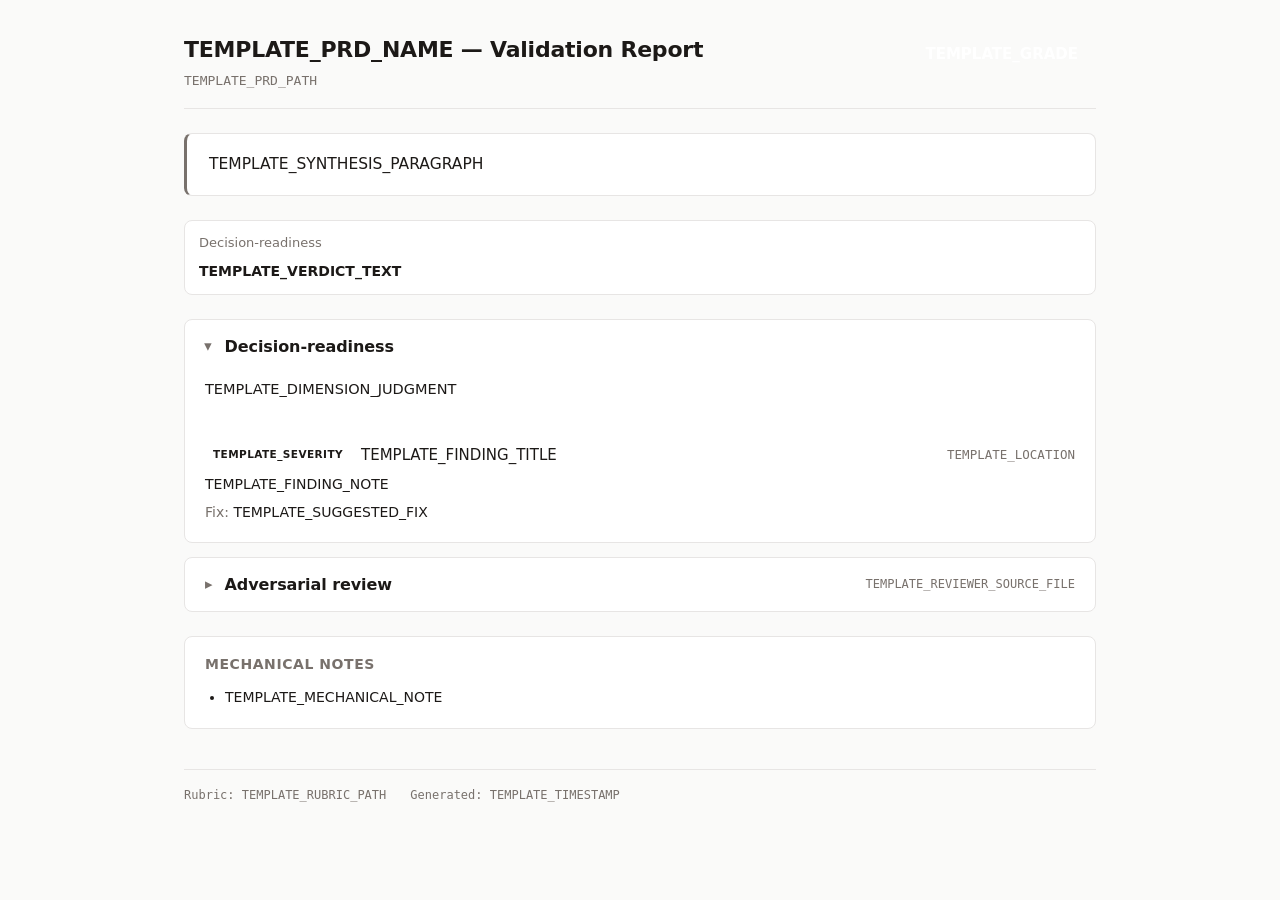
<file: bmad-standalone/.agents/skills/bmad-prd/assets/validation-report-template.html>
<!DOCTYPE html>
<!--
  PRD Validation Report — skeleton template.

  This file is a starter the synthesis pass fills in directly. There is no
  substitution engine. The LLM:
    1. Reads {doc_workspace}/review-rubric.md and every review-{slug}.md from
       additional reviewers.
    2. Copies this skeleton.
    3. Replaces the placeholder content (everything between TEMPLATE markers)
       with the consolidated review, preserving the structure and CSS.
    4. Writes the result to {doc_workspace}/validation-report.html.
    5. Writes a markdown twin to {doc_workspace}/validation-report.md.

  Visual rules the LLM must preserve:
    - The container width, the color tokens, the typography.
    - One dimension = one collapsible <section class="dimension">.
    - Verdict pill uses the verdict-* class matching its judgment.
    - Severity badge uses the sev-* class matching its level.
    - Each extra reviewer (adversarial, etc.) gets its own collapsible section
      below the rubric dimensions.
    - The footer always shows the artifact paths and timestamp.
-->
<html lang="en">
<head>
<meta charset="utf-8">
<title>PRD Validation: TEMPLATE_PRD_NAME</title>
<style>
  :root {
    --bg: #fafaf9;
    --surface: #ffffff;
    --border: #e7e5e4;
    --text: #1c1917;
    --muted: #78716c;

    --verdict-strong: #16a34a;
    --verdict-adequate: #65a30d;
    --verdict-thin: #d97706;
    --verdict-broken: #dc2626;

    --sev-low: #64748b;
    --sev-medium: #ca8a04;
    --sev-high: #ea580c;
    --sev-critical: #dc2626;

    --grade-exc: #16a34a;
    --grade-good: #65a30d;
    --grade-fair: #d97706;
    --grade-poor: #dc2626;
  }
  * { box-sizing: border-box; }
  html, body { margin: 0; padding: 0; }
  body {
    font-family: -apple-system, BlinkMacSystemFont, "Segoe UI", Inter, system-ui, sans-serif;
    background: var(--bg);
    color: var(--text);
    line-height: 1.6;
    font-size: 15px;
  }
  .container { max-width: 960px; margin: 0 auto; padding: 32px 24px 64px; }

  header.report-header {
    display: flex;
    align-items: flex-start;
    justify-content: space-between;
    gap: 24px;
    padding-bottom: 16px;
    border-bottom: 1px solid var(--border);
    margin-bottom: 24px;
  }
  .title h1 { margin: 0; font-size: 22px; font-weight: 600; letter-spacing: -0.01em; }
  .title .subtitle { color: var(--muted); font-size: 13px; margin-top: 4px; font-family: ui-monospace, "SF Mono", Menlo, monospace; }
  .grade {
    padding: 10px 18px;
    border-radius: 8px;
    font-weight: 600;
    color: white;
    font-size: 15px;
    white-space: nowrap;
  }
  .grade-excellent { background: var(--grade-exc); }
  .grade-good { background: var(--grade-good); }
  .grade-fair { background: var(--grade-fair); }
  .grade-poor { background: var(--grade-poor); }

  .synthesis {
    background: var(--surface);
    border: 1px solid var(--border);
    border-left: 3px solid var(--muted);
    border-radius: 8px;
    padding: 18px 22px;
    margin-bottom: 24px;
    font-size: 15.5px;
  }
  .synthesis p { margin: 0 0 10px; }
  .synthesis p:last-child { margin-bottom: 0; }

  .dimension-summary {
    display: grid;
    grid-template-columns: repeat(auto-fit, minmax(180px, 1fr));
    gap: 10px;
    margin-bottom: 24px;
  }
  .dim-card {
    background: var(--surface);
    border: 1px solid var(--border);
    border-radius: 8px;
    padding: 12px 14px;
  }
  .dim-card .dim-name { font-size: 13px; color: var(--muted); margin-bottom: 6px; }
  .dim-card .dim-verdict { font-size: 14px; font-weight: 600; }

  section.dimension, section.reviewer-section { margin-bottom: 14px; }
  section.dimension details, section.reviewer-section details {
    background: var(--surface);
    border: 1px solid var(--border);
    border-radius: 8px;
    overflow: hidden;
  }
  section summary {
    padding: 14px 20px;
    cursor: pointer;
    user-select: none;
    list-style: none;
    display: flex;
    align-items: center;
    gap: 12px;
  }
  section summary::-webkit-details-marker { display: none; }
  section summary::before {
    content: "▸";
    display: inline-block;
    color: var(--muted);
    transition: transform 0.15s ease;
  }
  section details[open] summary::before { transform: rotate(90deg); }
  section summary h2 {
    display: inline;
    margin: 0;
    font-size: 16px;
    font-weight: 600;
    letter-spacing: -0.005em;
    flex: 1;
  }
  .verdict-pill {
    font-size: 11px;
    padding: 3px 10px;
    border-radius: 999px;
    font-weight: 600;
    text-transform: uppercase;
    letter-spacing: 0.04em;
    color: white;
  }
  .verdict-strong { background: var(--verdict-strong); }
  .verdict-adequate { background: var(--verdict-adequate); }
  .verdict-thin { background: var(--verdict-thin); }
  .verdict-broken { background: var(--verdict-broken); }

  .dim-body { padding: 4px 20px 18px; }
  .dim-judgment { color: var(--text); font-size: 14.5px; }
  .dim-judgment p { margin: 0 0 10px; }

  .findings-list { padding: 0 20px 4px; }
  article.finding {
    padding: 14px 0;
    border-top: 1px solid var(--border);
  }
  article.finding:first-child { border-top: none; }
  article.finding header {
    display: flex;
    align-items: center;
    gap: 10px;
    flex-wrap: wrap;
    margin-bottom: 6px;
  }
  .badge {
    font-size: 10.5px;
    padding: 3px 8px;
    border-radius: 4px;
    font-weight: 600;
    text-transform: uppercase;
    letter-spacing: 0.04em;
    line-height: 1.4;
  }
  .badge-sev-low { background: rgba(100, 116, 139, 0.12); color: var(--sev-low); }
  .badge-sev-medium { background: rgba(202, 138, 4, 0.14); color: var(--sev-medium); }
  .badge-sev-high { background: rgba(234, 88, 12, 0.14); color: var(--sev-high); }
  .badge-sev-critical { background: rgba(220, 38, 38, 0.14); color: var(--sev-critical); }
  .finding-title { margin: 0; font-size: 15px; font-weight: 500; flex: 1; min-width: 200px; }
  .finding-location { font-family: ui-monospace, "SF Mono", Menlo, monospace; font-size: 12.5px; color: var(--muted); }
  .finding-note, .finding-fix { margin-top: 6px; font-size: 14px; }
  .finding-fix strong { color: var(--muted); font-weight: 500; }

  .reviewer-source {
    font-size: 12px;
    color: var(--muted);
    font-family: ui-monospace, "SF Mono", Menlo, monospace;
  }

  .mechanical {
    background: var(--surface);
    border: 1px solid var(--border);
    border-radius: 8px;
    padding: 16px 20px;
    margin-top: 24px;
    font-size: 14px;
  }
  .mechanical h3 { margin: 0 0 10px; font-size: 14px; font-weight: 600; color: var(--muted); text-transform: uppercase; letter-spacing: 0.04em; }
  .mechanical ul { margin: 0; padding-left: 20px; }
  .mechanical li { margin-bottom: 4px; color: var(--text); }

  footer.report-footer {
    margin-top: 40px;
    padding-top: 16px;
    border-top: 1px solid var(--border);
    font-size: 12px;
    color: var(--muted);
    font-family: ui-monospace, "SF Mono", Menlo, monospace;
  }
  footer .meta { display: flex; gap: 24px; flex-wrap: wrap; }
</style>
</head>
<body>
  <div class="container">

    <!-- TEMPLATE: header. Fill prd name, prd path, grade text & class. -->
    <header class="report-header">
      <div class="title">
        <h1>TEMPLATE_PRD_NAME — Validation Report</h1>
        <div class="subtitle">TEMPLATE_PRD_PATH</div>
      </div>
      <div class="grade TEMPLATE_GRADE_CLASS">TEMPLATE_GRADE</div>
    </header>

    <!-- TEMPLATE: overall synthesis paragraphs. Lift directly from
         review-rubric.md "Overall verdict" section; expand if extra reviewers
         materially shift the picture. Wrap each paragraph in <p>. -->
    <div class="synthesis">
      <p>TEMPLATE_SYNTHESIS_PARAGRAPH</p>
    </div>

    <!-- TEMPLATE: dimension summary cards. One per rubric dimension. The
         dim-verdict text uses one of: strong | adequate | thin | broken. -->
    <div class="dimension-summary">
      <div class="dim-card">
        <div class="dim-name">Decision-readiness</div>
        <div class="dim-verdict" style="color: var(--verdict-TEMPLATE_VERDICT)">TEMPLATE_VERDICT_TEXT</div>
      </div>
      <!-- repeat for each of the seven dimensions -->
    </div>

    <!-- TEMPLATE: one section per rubric dimension. Skip a dimension entirely
         if the rubric review marked it n/a for this PRD (e.g. downstream
         usability for a standalone PRD). Open the section by default if
         verdict is thin or broken. -->
    <section class="dimension">
      <details open>
        <summary>
          <h2>Decision-readiness</h2>
          <span class="verdict-pill verdict-TEMPLATE_VERDICT">TEMPLATE_VERDICT_TEXT</span>
        </summary>
        <div class="dim-body">
          <div class="dim-judgment">
            <p>TEMPLATE_DIMENSION_JUDGMENT</p>
          </div>
        </div>
        <div class="findings-list">
          <!-- TEMPLATE: zero or more findings -->
          <article class="finding">
            <header>
              <span class="badge badge-sev-TEMPLATE_SEVERITY">TEMPLATE_SEVERITY</span>
              <h3 class="finding-title">TEMPLATE_FINDING_TITLE</h3>
              <span class="finding-location">TEMPLATE_LOCATION</span>
            </header>
            <div class="finding-note">TEMPLATE_FINDING_NOTE</div>
            <div class="finding-fix"><strong>Fix:</strong> TEMPLATE_SUGGESTED_FIX</div>
          </article>
        </div>
      </details>
    </section>

    <!-- TEMPLATE: one section per extra reviewer that ran (adversarial, etc.).
         Skip this block entirely if only the rubric walker ran. -->
    <section class="reviewer-section">
      <details>
        <summary>
          <h2>Adversarial review</h2>
          <span class="reviewer-source">TEMPLATE_REVIEWER_SOURCE_FILE</span>
        </summary>
        <div class="dim-body">
          <div class="dim-judgment">
            <p>TEMPLATE_REVIEWER_PREAMBLE</p>
          </div>
        </div>
        <div class="findings-list">
          <article class="finding">
            <header>
              <span class="badge badge-sev-TEMPLATE_SEVERITY">TEMPLATE_SEVERITY</span>
              <h3 class="finding-title">TEMPLATE_FINDING_TITLE</h3>
              <span class="finding-location">TEMPLATE_LOCATION</span>
            </header>
            <div class="finding-note">TEMPLATE_FINDING_NOTE</div>
            <div class="finding-fix"><strong>Fix:</strong> TEMPLATE_SUGGESTED_FIX</div>
          </article>
        </div>
      </details>
    </section>

    <!-- TEMPLATE: mechanical notes — short, bulleted. Skip if there are none. -->
    <div class="mechanical">
      <h3>Mechanical notes</h3>
      <ul>
        <li>TEMPLATE_MECHANICAL_NOTE</li>
      </ul>
    </div>

    <footer class="report-footer">
      <div class="meta">
        <span>Rubric: TEMPLATE_RUBRIC_PATH</span>
        <span>Generated: TEMPLATE_TIMESTAMP</span>
      </div>
    </footer>
  </div>
</body>
</html>
</file>
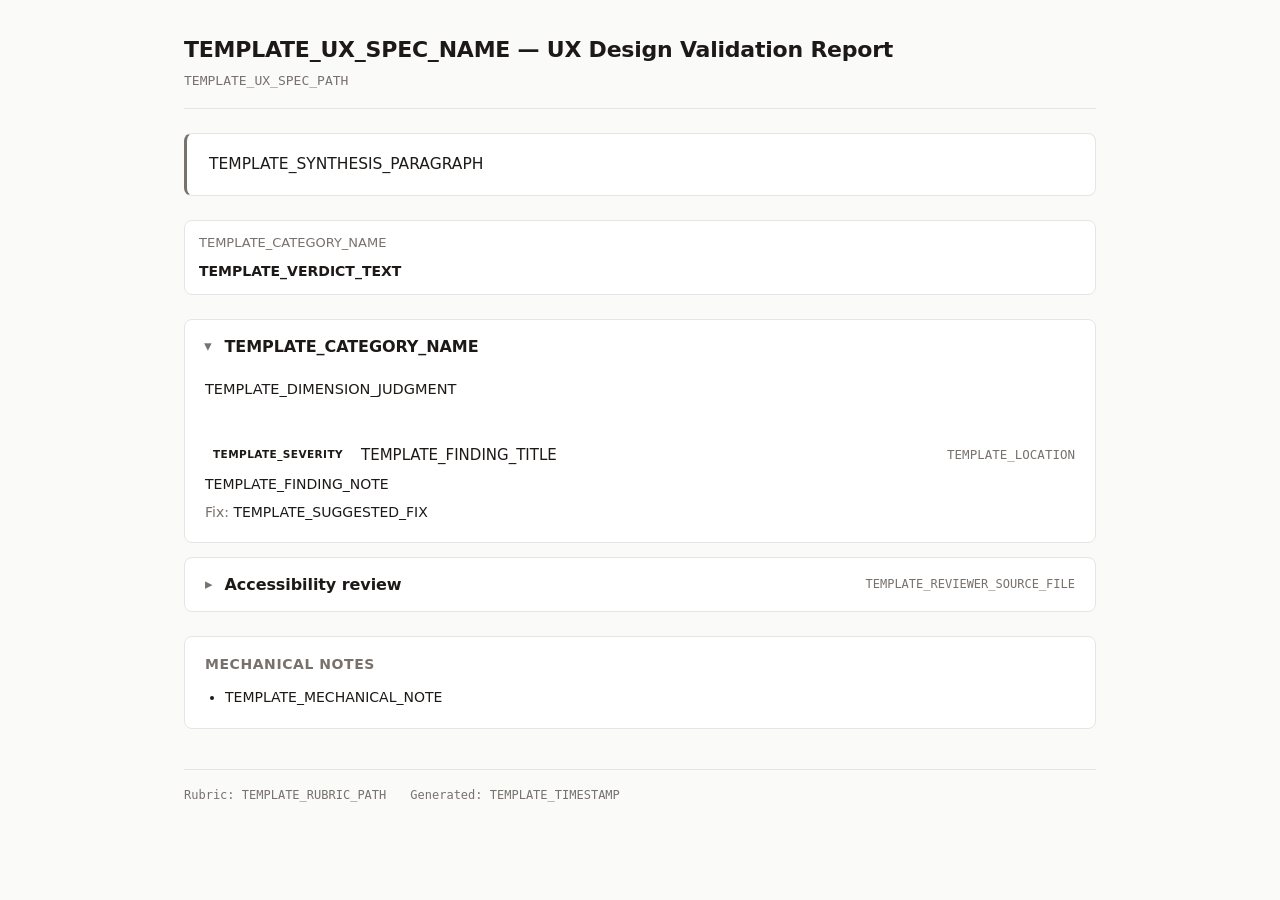
<file: bmad-standalone/.agents/skills/bmad-ux/assets/validation-report-template.html>
<!DOCTYPE html>
<!--
  UX Design Validation Report — skeleton template.

  This file is a starter the synthesis pass fills in directly. There is no
  substitution engine. The LLM:
    1. Reads {doc_workspace}/review-rubric.md and every review-{slug}.md from
       additional reviewers.
    2. Copies this skeleton.
    3. Replaces the placeholder content (everything between TEMPLATE markers)
       with the consolidated review, preserving the structure and CSS.
    4. Writes the result to {doc_workspace}/validation-report.html.
    5. Writes a markdown twin to {doc_workspace}/validation-report.md.

  Visual rules the LLM must preserve:
    - The container width, the color tokens, the typography.
    - One dimension = one collapsible <section class="dimension">.
    - Verdict pill uses the verdict-* class matching its judgment.
    - Severity badge uses the badge-sev-* class matching its level.
    - Each extra reviewer (accessibility, adversarial, etc.) gets its own
      collapsible section below the rubric dimensions.
    - The footer always shows the artifact paths and timestamp.
-->
<html lang="en">
<head>
<meta charset="utf-8">
<title>UX Design Validation: TEMPLATE_UX_SPEC_NAME</title>
<style>
  :root {
    --bg: #fafaf9;
    --surface: #ffffff;
    --border: #e7e5e4;
    --text: #1c1917;
    --muted: #78716c;

    --verdict-strong: #16a34a;
    --verdict-adequate: #65a30d;
    --verdict-thin: #d97706;
    --verdict-broken: #dc2626;

    --sev-low: #64748b;
    --sev-medium: #ca8a04;
    --sev-high: #ea580c;
    --sev-critical: #dc2626;
  }
  * { box-sizing: border-box; }
  html, body { margin: 0; padding: 0; }
  body {
    font-family: -apple-system, BlinkMacSystemFont, "Segoe UI", Inter, system-ui, sans-serif;
    background: var(--bg);
    color: var(--text);
    line-height: 1.6;
    font-size: 15px;
  }
  .container { max-width: 960px; margin: 0 auto; padding: 32px 24px 64px; }

  header.report-header {
    display: flex;
    align-items: flex-start;
    justify-content: space-between;
    gap: 24px;
    padding-bottom: 16px;
    border-bottom: 1px solid var(--border);
    margin-bottom: 24px;
  }
  .title h1 { margin: 0; font-size: 22px; font-weight: 600; letter-spacing: -0.01em; }
  .title .subtitle { color: var(--muted); font-size: 13px; margin-top: 4px; font-family: ui-monospace, "SF Mono", Menlo, monospace; }

  .synthesis {
    background: var(--surface);
    border: 1px solid var(--border);
    border-left: 3px solid var(--muted);
    border-radius: 8px;
    padding: 18px 22px;
    margin-bottom: 24px;
    font-size: 15.5px;
  }
  .synthesis p { margin: 0 0 10px; }
  .synthesis p:last-child { margin-bottom: 0; }

  .dimension-summary {
    display: grid;
    grid-template-columns: repeat(auto-fit, minmax(180px, 1fr));
    gap: 10px;
    margin-bottom: 24px;
  }
  .dim-card {
    background: var(--surface);
    border: 1px solid var(--border);
    border-radius: 8px;
    padding: 12px 14px;
  }
  .dim-card .dim-name { font-size: 13px; color: var(--muted); margin-bottom: 6px; }
  .dim-card .dim-verdict { font-size: 14px; font-weight: 600; }

  section.dimension, section.reviewer-section { margin-bottom: 14px; }
  section.dimension details, section.reviewer-section details {
    background: var(--surface);
    border: 1px solid var(--border);
    border-radius: 8px;
    overflow: hidden;
  }
  section summary {
    padding: 14px 20px;
    cursor: pointer;
    user-select: none;
    list-style: none;
    display: flex;
    align-items: center;
    gap: 12px;
  }
  section summary::-webkit-details-marker { display: none; }
  section summary::before {
    content: "▸";
    display: inline-block;
    color: var(--muted);
    transition: transform 0.15s ease;
  }
  section details[open] summary::before { transform: rotate(90deg); }
  section summary h2 {
    display: inline;
    margin: 0;
    font-size: 16px;
    font-weight: 600;
    letter-spacing: -0.005em;
    flex: 1;
  }
  .verdict-pill {
    font-size: 11px;
    padding: 3px 10px;
    border-radius: 999px;
    font-weight: 600;
    text-transform: uppercase;
    letter-spacing: 0.04em;
    color: white;
  }
  .verdict-strong { background: var(--verdict-strong); }
  .verdict-adequate { background: var(--verdict-adequate); }
  .verdict-thin { background: var(--verdict-thin); }
  .verdict-broken { background: var(--verdict-broken); }

  .dim-body { padding: 4px 20px 18px; }
  .dim-judgment { color: var(--text); font-size: 14.5px; }
  .dim-judgment p { margin: 0 0 10px; }

  .findings-list { padding: 0 20px 4px; }
  article.finding {
    padding: 14px 0;
    border-top: 1px solid var(--border);
  }
  article.finding:first-child { border-top: none; }
  article.finding header {
    display: flex;
    align-items: center;
    gap: 10px;
    flex-wrap: wrap;
    margin-bottom: 6px;
  }
  .badge {
    font-size: 10.5px;
    padding: 3px 8px;
    border-radius: 4px;
    font-weight: 600;
    text-transform: uppercase;
    letter-spacing: 0.04em;
    line-height: 1.4;
  }
  .badge-sev-low { background: rgba(100, 116, 139, 0.12); color: var(--sev-low); }
  .badge-sev-medium { background: rgba(202, 138, 4, 0.14); color: var(--sev-medium); }
  .badge-sev-high { background: rgba(234, 88, 12, 0.14); color: var(--sev-high); }
  .badge-sev-critical { background: rgba(220, 38, 38, 0.14); color: var(--sev-critical); }
  .finding-title { margin: 0; font-size: 15px; font-weight: 500; flex: 1; min-width: 200px; }
  .finding-location { font-family: ui-monospace, "SF Mono", Menlo, monospace; font-size: 12.5px; color: var(--muted); }
  .finding-note, .finding-fix { margin-top: 6px; font-size: 14px; }
  .finding-fix strong { color: var(--muted); font-weight: 500; }

  .reviewer-source {
    font-size: 12px;
    color: var(--muted);
    font-family: ui-monospace, "SF Mono", Menlo, monospace;
  }

  .mechanical {
    background: var(--surface);
    border: 1px solid var(--border);
    border-radius: 8px;
    padding: 16px 20px;
    margin-top: 24px;
    font-size: 14px;
  }
  .mechanical h3 { margin: 0 0 10px; font-size: 14px; font-weight: 600; color: var(--muted); text-transform: uppercase; letter-spacing: 0.04em; }
  .mechanical ul { margin: 0; padding-left: 20px; }
  .mechanical li { margin-bottom: 4px; color: var(--text); }

  footer.report-footer {
    margin-top: 40px;
    padding-top: 16px;
    border-top: 1px solid var(--border);
    font-size: 12px;
    color: var(--muted);
    font-family: ui-monospace, "SF Mono", Menlo, monospace;
  }
  footer .meta { display: flex; gap: 24px; flex-wrap: wrap; }
</style>
</head>
<body>
  <div class="container">

    <!-- TEMPLATE: header. Fill ux spec name and ux spec path. No overall grade —
         per-category verdicts and severity counts below carry the picture. -->
    <header class="report-header">
      <div class="title">
        <h1>TEMPLATE_UX_SPEC_NAME — UX Design Validation Report</h1>
        <div class="subtitle">TEMPLATE_UX_SPEC_PATH</div>
      </div>
    </header>

    <!-- TEMPLATE: overall synthesis paragraphs. Lift directly from
         review-rubric.md "Overall verdict" section; expand if extra reviewers
         (accessibility, adversarial, etc.) materially shift the picture.
         Wrap each paragraph in <p>. -->
    <div class="synthesis">
      <p>TEMPLATE_SYNTHESIS_PARAGRAPH</p>
    </div>

    <!-- TEMPLATE: dimension summary cards. One per rubric category, in this
         canonical order (from references/validate.md):
           1. Flow coverage
           2. Token completeness
           3. Component coverage
           4. State coverage
           5. Visual reference coverage
           6. Bloat & overspecification
           7. Inheritance discipline
           8. Shape fit
         The dim-verdict text uses one of: strong | adequate | thin | broken. -->
    <div class="dimension-summary">
      <div class="dim-card">
        <div class="dim-name">TEMPLATE_CATEGORY_NAME</div>
        <div class="dim-verdict" style="color: var(--verdict-TEMPLATE_VERDICT)">TEMPLATE_VERDICT_TEXT</div>
      </div>
      <!-- repeat for each of the eight rubric categories -->
    </div>

    <!-- TEMPLATE: one section per rubric category, same canonical order as the
         summary cards above. Skip a category entirely if the rubric review
         marked it n/a for this UX spec. Open the section by default if verdict
         is thin or broken. -->
    <section class="dimension">
      <details open>
        <summary>
          <h2>TEMPLATE_CATEGORY_NAME</h2>
          <span class="verdict-pill verdict-TEMPLATE_VERDICT">TEMPLATE_VERDICT_TEXT</span>
        </summary>
        <div class="dim-body">
          <div class="dim-judgment">
            <p>TEMPLATE_DIMENSION_JUDGMENT</p>
          </div>
        </div>
        <div class="findings-list">
          <!-- TEMPLATE: zero or more findings -->
          <article class="finding">
            <header>
              <span class="badge badge-sev-TEMPLATE_SEVERITY">TEMPLATE_SEVERITY</span>
              <h3 class="finding-title">TEMPLATE_FINDING_TITLE</h3>
              <span class="finding-location">TEMPLATE_LOCATION</span>
            </header>
            <div class="finding-note">TEMPLATE_FINDING_NOTE</div>
            <div class="finding-fix"><strong>Fix:</strong> TEMPLATE_SUGGESTED_FIX</div>
          </article>
        </div>
      </details>
    </section>

    <!-- TEMPLATE: one section per extra reviewer that ran (accessibility,
         adversarial, brand-conformance, etc.). Skip this block entirely if
         only the rubric walker ran. -->
    <section class="reviewer-section">
      <details>
        <summary>
          <h2>Accessibility review</h2>
          <span class="reviewer-source">TEMPLATE_REVIEWER_SOURCE_FILE</span>
        </summary>
        <div class="dim-body">
          <div class="dim-judgment">
            <p>TEMPLATE_REVIEWER_PREAMBLE</p>
          </div>
        </div>
        <div class="findings-list">
          <article class="finding">
            <header>
              <span class="badge badge-sev-TEMPLATE_SEVERITY">TEMPLATE_SEVERITY</span>
              <h3 class="finding-title">TEMPLATE_FINDING_TITLE</h3>
              <span class="finding-location">TEMPLATE_LOCATION</span>
            </header>
            <div class="finding-note">TEMPLATE_FINDING_NOTE</div>
            <div class="finding-fix"><strong>Fix:</strong> TEMPLATE_SUGGESTED_FIX</div>
          </article>
        </div>
      </details>
    </section>

    <!-- TEMPLATE: mechanical notes — short, bulleted. Skip if there are none. -->
    <div class="mechanical">
      <h3>Mechanical notes</h3>
      <ul>
        <li>TEMPLATE_MECHANICAL_NOTE</li>
      </ul>
    </div>

    <footer class="report-footer">
      <div class="meta">
        <span>Rubric: TEMPLATE_RUBRIC_PATH</span>
        <span>Generated: TEMPLATE_TIMESTAMP</span>
      </div>
    </footer>
  </div>
</body>
</html>
</file>
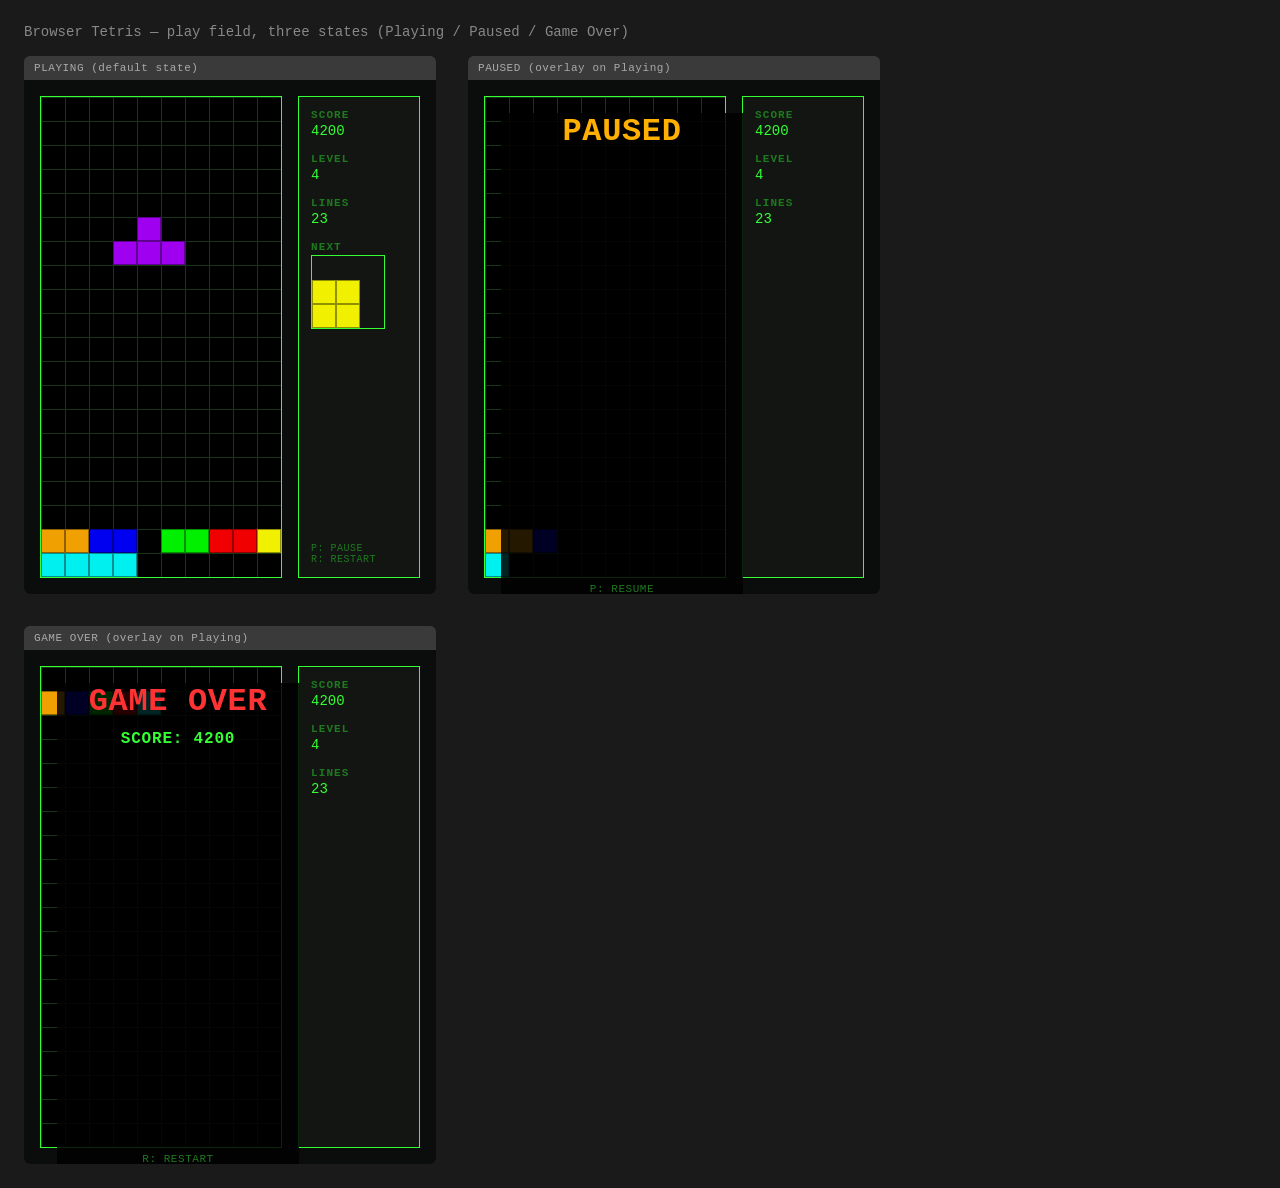
<file: bmad-standalone/_bmad-output/planning-artifacts/ux-designs/ux-bmad-standalone-2026-09-07/mockups/play-field.html>
<!--
  Key-screen mock: the single play-field surface, three states.
  Governed by: DESIGN.md (Colors, Typography, Layout & Spacing, Shapes, Components)
               EXPERIENCE.md (Foundation, Component Patterns, State Patterns)
  Static illustration only — no JS, no network, offline-renderable.
-->
<!doctype html>
<html>
<head>
<meta charset="utf-8">
<title>Browser Tetris — Key Screens</title>
<style>
  :root {
    --surface-bg: #0b0d0c;
    --surface-panel: #121512;
    --board-bg: #000000;
    --grid-line: #173617;
    --outline: #33ff33;
    --text-primary: #33ff33;
    --text-dim: #1f7a1f;
    --state-paused: #ffb000;
    --state-game-over: #ff3333;
    --i-cyan: #00f0f0;
    --o-yellow: #f0f000;
    --t-purple: #a000f0;
    --s-green: #00f000;
    --z-red: #f00000;
    --j-blue: #0000f0;
    --l-orange: #f0a000;
    --cell: 24px;
    --gutter: 16px;
    --panel-padding: 12px;
  }
  body {
    background: #1a1a1a;
    font-family: ui-monospace, 'Courier New', monospace;
    color: #ccc;
    padding: 24px;
    margin: 0;
  }
  h1 { font-size: 14px; color: #888; font-weight: 400; margin: 0 0 16px; }
  .screens { display: flex; gap: 32px; flex-wrap: wrap; }
  .screen {
    background: #2a2a2a;
    border-radius: 6px;
    overflow: hidden;
    width: fit-content;
  }
  .screen .titlebar {
    background: #3a3a3a;
    color: #aaa;
    font-size: 11px;
    padding: 6px 10px;
    letter-spacing: 0.05em;
  }
  .app {
    background: var(--surface-bg);
    padding: var(--gutter);
    display: flex;
    gap: var(--gutter);
    position: relative;
  }
  .board {
    position: relative;
    width: calc(var(--cell) * 10);
    height: calc(var(--cell) * 20);
    background-color: var(--board-bg);
    background-image:
      linear-gradient(to right, var(--grid-line) 1px, transparent 1px),
      linear-gradient(to bottom, var(--grid-line) 1px, transparent 1px);
    background-size: var(--cell) var(--cell);
    border: 1px solid var(--outline);
  }
  .cell {
    position: absolute;
    width: var(--cell);
    height: var(--cell);
    box-sizing: border-box;
    border: 1px solid rgba(0,0,0,0.4);
  }
  .hud {
    background: var(--surface-panel);
    border: 1px solid var(--outline);
    padding: var(--panel-padding);
    width: 96px;
    display: flex;
    flex-direction: column;
    gap: 14px;
  }
  .hud .label { font-size: 11px; font-weight: 700; letter-spacing: 0.1em; color: var(--text-dim); }
  .hud .value { font-size: 14px; color: var(--text-primary); margin-top: 2px; }
  .preview {
    background: var(--surface-panel);
    border: 1px solid var(--outline);
    width: calc(var(--cell) * 3);
    height: calc(var(--cell) * 3);
    margin-top: 2px;
    position: relative;
  }
  .hint { font-size: 10px; color: var(--text-dim); letter-spacing: 0.05em; margin-top: auto; }
  .overlay {
    position: absolute;
    inset: var(--gutter) auto var(--gutter) var(--gutter);
    width: calc(var(--cell) * 10 + 2px);
    height: calc(var(--cell) * 20 + 2px);
    background: rgba(0,0,0,0.85);
    display: flex;
    flex-direction: column;
    align-items: center;
    justify-content: center;
    gap: 10px;
  }
  .overlay .big { font-size: 32px; font-weight: 700; letter-spacing: 0.02em; }
  .overlay .sub { font-size: 16px; font-weight: 700; letter-spacing: 0.05em; }
  .overlay .hint { font-size: 11px; }
</style>
</head>
<body>
  <h1>Browser Tetris — play field, three states (Playing / Paused / Game Over)</h1>
  <div class="screens">

    <!-- PLAYING -->
    <div class="screen">
      <div class="titlebar">PLAYING (default state)</div>
      <div class="app">
        <div class="board">
          <!-- locked rows near bottom, one gap column -->
          <div class="cell" style="left:0px; top:432px; background:var(--l-orange);"></div>
          <div class="cell" style="left:24px; top:432px; background:var(--l-orange);"></div>
          <div class="cell" style="left:48px; top:432px; background:var(--j-blue);"></div>
          <div class="cell" style="left:72px; top:432px; background:var(--j-blue);"></div>
          <div class="cell" style="left:120px; top:432px; background:var(--s-green);"></div>
          <div class="cell" style="left:144px; top:432px; background:var(--s-green);"></div>
          <div class="cell" style="left:168px; top:432px; background:var(--z-red);"></div>
          <div class="cell" style="left:192px; top:432px; background:var(--z-red);"></div>
          <div class="cell" style="left:216px; top:432px; background:var(--o-yellow);"></div>
          <div class="cell" style="left:0px; top:456px; background:var(--i-cyan);"></div>
          <div class="cell" style="left:24px; top:456px; background:var(--i-cyan);"></div>
          <div class="cell" style="left:48px; top:456px; background:var(--i-cyan);"></div>
          <div class="cell" style="left:72px; top:456px; background:var(--i-cyan);"></div>
          <!-- active piece: T, mid-fall -->
          <div class="cell" style="left:96px; top:120px; background:var(--t-purple);"></div>
          <div class="cell" style="left:72px; top:144px; background:var(--t-purple);"></div>
          <div class="cell" style="left:96px; top:144px; background:var(--t-purple);"></div>
          <div class="cell" style="left:120px; top:144px; background:var(--t-purple);"></div>
        </div>
        <div class="hud">
          <div>
            <div class="label">SCORE</div>
            <div class="value">4200</div>
          </div>
          <div>
            <div class="label">LEVEL</div>
            <div class="value">4</div>
          </div>
          <div>
            <div class="label">LINES</div>
            <div class="value">23</div>
          </div>
          <div>
            <div class="label">NEXT</div>
            <div class="preview">
              <div class="cell" style="left:0px; top:24px; background:var(--o-yellow); position:absolute;"></div>
              <div class="cell" style="left:24px; top:24px; background:var(--o-yellow); position:absolute;"></div>
              <div class="cell" style="left:0px; top:48px; background:var(--o-yellow); position:absolute;"></div>
              <div class="cell" style="left:24px; top:48px; background:var(--o-yellow); position:absolute;"></div>
            </div>
          </div>
          <div class="hint">P: PAUSE<br>R: RESTART</div>
        </div>
      </div>
    </div>

    <!-- PAUSED -->
    <div class="screen">
      <div class="titlebar">PAUSED (overlay on Playing)</div>
      <div class="app">
        <div class="board">
          <div class="cell" style="left:0px; top:432px; background:var(--l-orange);"></div>
          <div class="cell" style="left:24px; top:432px; background:var(--l-orange);"></div>
          <div class="cell" style="left:48px; top:432px; background:var(--j-blue);"></div>
          <div class="cell" style="left:0px; top:456px; background:var(--i-cyan);"></div>
          <div class="overlay">
            <div class="big" style="color:var(--state-paused);">PAUSED</div>
            <div class="hint">P: RESUME</div>
          </div>
        </div>
        <div class="hud">
          <div><div class="label">SCORE</div><div class="value">4200</div></div>
          <div><div class="label">LEVEL</div><div class="value">4</div></div>
          <div><div class="label">LINES</div><div class="value">23</div></div>
        </div>
      </div>
    </div>

    <!-- GAME OVER -->
    <div class="screen">
      <div class="titlebar">GAME OVER (overlay on Playing)</div>
      <div class="app">
        <div class="board">
          <div class="cell" style="left:0px; top:24px; background:var(--l-orange);"></div>
          <div class="cell" style="left:24px; top:24px; background:var(--j-blue);"></div>
          <div class="cell" style="left:48px; top:24px; background:var(--s-green);"></div>
          <div class="cell" style="left:72px; top:24px; background:var(--z-red);"></div>
          <div class="cell" style="left:96px; top:24px; background:var(--i-cyan);"></div>
          <div class="overlay">
            <div class="big" style="color:var(--state-game-over);">GAME OVER</div>
            <div class="sub" style="color:var(--text-primary);">SCORE: 4200</div>
            <div class="hint">R: RESTART</div>
          </div>
        </div>
        <div class="hud">
          <div><div class="label">SCORE</div><div class="value">4200</div></div>
          <div><div class="label">LEVEL</div><div class="value">4</div></div>
          <div><div class="label">LINES</div><div class="value">23</div></div>
        </div>
      </div>
    </div>

  </div>
</body>
</html>
</file>
<file: results/bmad-langgraph-tetris/style.css>
* {
  box-sizing: border-box;
}

body {
  margin: 0;
  min-height: 100vh;
  display: flex;
  align-items: center;
  justify-content: center;
  background: #101018;
  font-family: 'Segoe UI', Arial, sans-serif;
  color: #eaeaf0;
}

.game-container {
  display: flex;
  gap: 24px;
  align-items: flex-start;
}

.board-wrap {
  position: relative;
  border: 4px solid #3a3a4a;
  border-radius: 4px;
  background: #000;
  line-height: 0;
}

#board {
  display: block;
  background: #0a0a12;
}

.hud {
  width: 180px;
  background: #1a1a24;
  border: 2px solid #3a3a4a;
  border-radius: 6px;
  padding: 16px;
}

.hud h1 {
  margin: 0 0 16px;
  font-size: 22px;
  letter-spacing: 2px;
  text-align: center;
  color: #ffcc00;
}

.stat {
  display: flex;
  justify-content: space-between;
  margin-bottom: 10px;
  padding: 6px 8px;
  background: #24243a;
  border-radius: 4px;
  font-size: 14px;
}

.stat .label {
  color: #9a9ab0;
}

.stat .value {
  font-weight: bold;
  color: #ffffff;
}

.controls {
  margin-top: 20px;
  font-size: 12px;
  color: #9a9ab0;
}

.controls p {
  margin: 4px 0;
}

.overlay {
  position: absolute;
  top: 0;
  left: 0;
  width: 100%;
  height: 100%;
  background: rgba(0, 0, 0, 0.8);
  display: flex;
  align-items: center;
  justify-content: center;
}

.overlay.hidden {
  display: none;
}

.overlay-content {
  text-align: center;
  padding: 24px 32px;
  background: #1a1a24;
  border: 2px solid #ffcc00;
  border-radius: 8px;
}

.overlay-content h2 {
  margin: 0 0 12px;
  color: #ff4444;
}

.overlay-content p {
  margin: 0 0 16px;
  font-size: 16px;
}

.overlay-content button {
  padding: 8px 20px;
  font-size: 14px;
  background: #ffcc00;
  border: none;
  border-radius: 4px;
  cursor: pointer;
  font-weight: bold;
}

.overlay-content button:hover {
  background: #ffd633;
}

#paused-overlay .overlay-content h2 {
  margin: 0;
  color: #ffcc00;
  letter-spacing: 4px;
}
</file>
